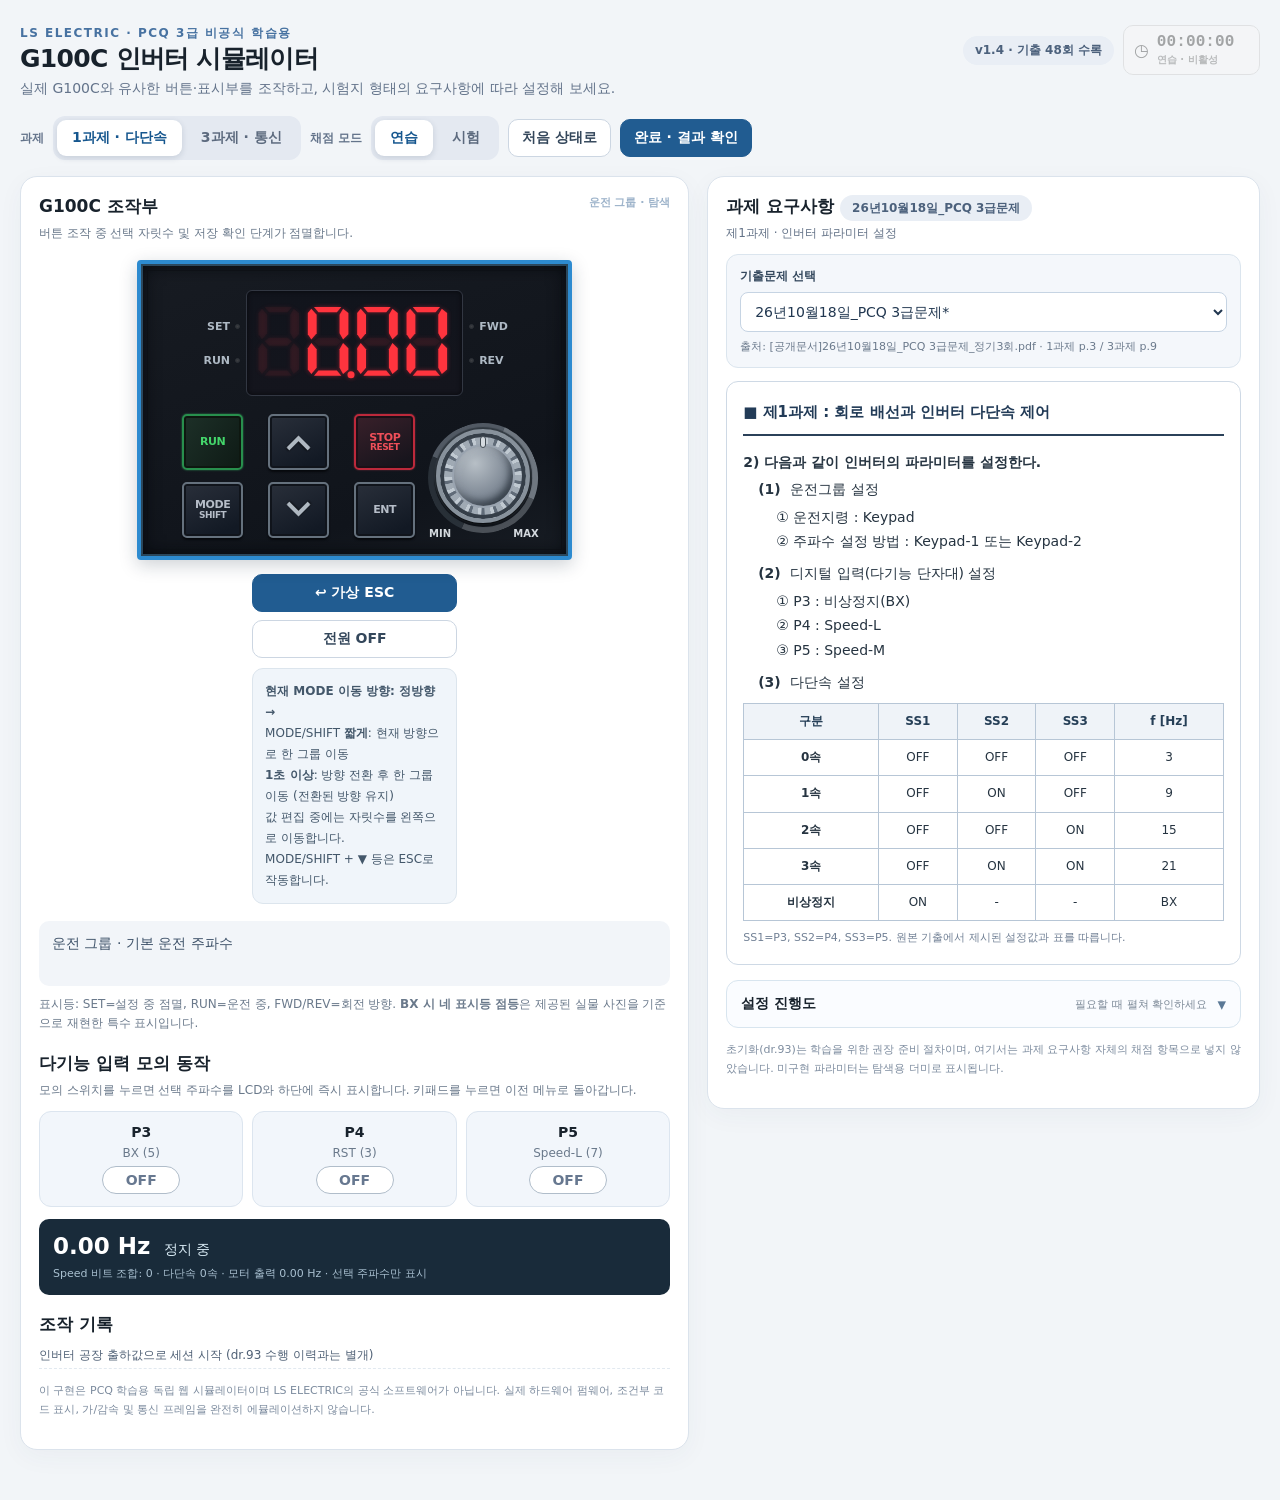
<file: index.html>
<!doctype html>
<html lang="ko">
<head>
<meta charset="utf-8"><meta name="viewport" content="width=device-width,initial-scale=1">
<title>G100C · PCQ 3급 인버터 조작 연습 v1.4</title>
<link rel="stylesheet" href="css/style.css">
</head>
<body>
<div class="app">
  <div class="heading">
    <div class="headingText"><div class="eyebrow">LS ELECTRIC · PCQ 3급 비공식 학습용</div><h1>G100C 인버터 시뮬레이터</h1></div>
    <div class="headingRight"><span class="version headingVersion">v1.4 · 기출 48회 수록</span>
      <div id="examStopwatch" class="examStopwatch idle" role="timer" aria-label="시험 스톱워치" aria-live="off">
        <span class="stopwatchMark" aria-hidden="true">◷</span>
        <span class="stopwatchText"><strong id="stopwatchTime">00:00:00</strong><small id="stopwatchStatus">연습 · 비활성</small></span>
      </div>
    </div>
    <p class="headingSubtitle">실제 G100C와 유사한 버튼·표시부를 조작하고, 시험지 형태의 요구사항에 따라 설정해 보세요.</p>
  </div>
  <div class="controls"><span class="controlLabel">과제</span><div class="pillGroup"><button id="task1" class="active" onclick="selectTask(1)">1과제 · 다단속</button><button id="task3" onclick="selectTask(3)">3과제 · 통신</button></div><span class="controlLabel">채점 모드</span><div class="pillGroup"><button id="practiceBtn" class="active" onclick="setMode('practice')">연습</button><button id="examBtn" onclick="setMode('exam')">시험</button></div><button class="btn" onclick="newSession()">처음 상태로</button><button class="btn primary" onclick="grade(true)">완료 · 결과 확인</button></div>
  <div class="layout">
    <section class="panel devicePanel"><h2>G100C 조작부 <span class="badgeInfo" id="screenState">운전 그룹 · 코드 탐색</span></h2><div class="minor">버튼 조작 중 선택 자릿수 및 저장 확인 단계가 점멸합니다.</div>
      <div class="hardwareArea">
        <div class="drive" aria-label="G100C 인버터 키패드 모의 조작 패널">
          <div class="keypad">
            <div class="displayZone">
              <div class="indicatorColumn leftLights">
                <div class="ind"><span class="indText">SET</span><span class="led red" id="ledSet"></span></div>
                <div class="ind"><span class="indText">RUN</span><span class="led green" id="ledRun"></span></div>
              </div>
              <div class="lcd" id="lcd" aria-label="인버터 7세그먼트 표시부">0.00</div>
              <div class="indicatorColumn rightLights">
                <div class="ind"><span class="led amber" id="ledFwd"></span><span class="indText">FWD</span></div>
                <div class="ind"><span class="led amber" id="ledRev"></span><span class="indText">REV</span></div>
              </div>
            </div>
            <div class="keypadBottom">
              <div class="keygrid">
                <button type="button" class="physical run" onclick="press('run')"><span>RUN</span></button>
                <button type="button" aria-label="위" class="physical arrow" onclick="press('up')"><span class="chevronKey upChevron" aria-hidden="true"></span></button>
                <button type="button" class="physical stop" onclick="press('stop')">STOP<small>RESET</small></button>
                <button type="button" id="modeShiftKey" class="physical" aria-label="MODE SHIFT">MODE<small>SHIFT</small></button>
                <button type="button" aria-label="아래" class="physical arrow" onclick="press('down')"><span class="chevronKey downChevron" aria-hidden="true"></span></button>
                <button type="button" class="physical" onclick="press('enter')">ENT</button>
              </div>
              <div class="volumeArea" title="내장 볼륨(V0) 다이얼 — 외형 재현(조작 기능 미구현)" aria-label="볼륨 다이얼 이미지, 현재 조작 미지원">
                <div class="knobArc" aria-hidden="true"></div>
                <div class="volumeKnob" aria-hidden="true"><div class="volumeKnobCenter"></div><span class="knobPointer"></span></div>
                <div class="volumeLabels"><span>MIN</span><span>MAX</span></div>
              </div>
            </div>
          </div>
        </div>
        <div class="ext"><div class="ext-actions"><button class="btn primary" onclick="press('esc')">↩ 가상 ESC</button><button class="btn" onclick="powerCycle()" id="powerBtn">전원 OFF</button></div><div class="hintbox"><b>현재 MODE 이동 방향: <span id="groupDirection">정방향 →</span></b><br>MODE/SHIFT <b>짧게</b>: 현재 방향으로 한 그룹 이동<br><b>1초 이상</b>: 방향 전환 후 한 그룹 이동 (전환된 방향 유지)<br>값 편집 중에는 자릿수를 왼쪽으로 이동합니다.<br>MODE/SHIFT + ▼ 등은 ESC로 작동합니다.</div></div>
      </div>
      <div class="note" id="lcdNote">기본 운전 주파수 화면입니다. MODE로 그룹을 이동하거나 ▲로 다음 코드를 선택하세요.</div>
      <div class="minor" style="margin-top:9px;line-height:1.6">표시등: SET=설정 중 점멸, RUN=운전 중, FWD/REV=회전 방향. <b>BX 시 네 표시등 점등</b>은 제공된 실물 사진을 기준으로 재현한 특수 표시입니다.</div><div class="sectionSpacer"></div><h2>다기능 입력 모의 동작</h2><div class="minor" id="terminalHelp">모의 스위치를 누르면 선택 주파수를 LCD와 하단에 즉시 표시합니다. 키패드를 누르면 이전 메뉴로 돌아갑니다.</div><div class="switches" id="switches"></div><div class="readout" id="monitor"></div>
      <div id="plcDemo" class="taskSheet hidden"><h3>가상 PLC · RS-485 운전 명령 테스트</h3><div class="minor" style="margin-bottom:10px">실제 통신선·XG5000 연결이 아닌 내부 동작 모의 기능입니다.</div><div class="bottom" id="plcButtons"></div></div>
      <div class="sectionSpacer"></div><h2>조작 기록</h2><div class="log" id="log"></div><p class="footerDisclaimer">이 구현은 PCQ 학습용 독립 웹 시뮬레이터이며 LS ELECTRIC의 공식 소프트웨어가 아닙니다. 실제 하드웨어 펌웨어, 조건부 코드 표시, 가/감속 및 통신 프레임을 완전히 에뮬레이션하지 않습니다.</p>
    </section>
    <section class="panel rightPanel"><h2>과제 요구사항 <span id="taskTag" class="version">2026.10.17 기출</span></h2><div id="taskDesc" class="summaryline"></div>
      <div class="examChooser"><label for="examSelect">기출문제 선택</label><select id="examSelect" onchange="chooseExam(this.value)"><option value="">기출 로딩 중...</option></select><div class="minor" id="examOrigin">시험일을 선택하면 1·3과제 요구사항을 함께 불러옵니다. * 표시는 P3·P4·P5 배치 유형입니다.</div></div>
      <div id="sourceWarning" class="validationWarning hidden" role="status"></div>
      <div class="examPaper" id="examPaper" aria-label="시험지 형식 과제 요구사항"></div>
      <details class="practiceDetails" id="practiceProgress"><summary>설정 진행도 <span class="progressPreview">필요할 때 펼쳐 확인하세요</span></summary>
        <div class="practiceInside"><div class="practiceNotice">아래는 연습 전용 도움말입니다. 설정 코드·정답 및 현재 달성 여부를 보여줍니다.</div>
          <div class="requirements" id="requirements"></div><div class="progress"><span id="progBar" style="width:0%"></span></div>
          <div class="totals"><strong id="progressText">0 / 0 충족</strong><span class="minor">설정을 변경하면 즉시 갱신</span></div>
        </div>
      </details>
      <div class="totals" id="examNotice" style="display:none"><span class="minor">시험 모드: 완료 버튼을 누른 뒤에만 충족 여부를 확인할 수 있습니다.</span></div>
      <div id="problemEditor" class="practiceOnly"><div class="taskSheet" id="customSheet"><h3>직접 설정 · 1과제 요구사항</h3><p class="minor">문제 선택에서 ‘직접 설정’을 선택한 경우에만 사용합니다.</p><div class="fields">
        <div class="field"><label for="goalP3">P3</label><select id="goalP3"><option value="5">BX (5)</option><option value="7">Speed-L (7)</option><option value="8">Speed-M (8)</option><option value="9">Speed-H (9)</option><option value="0">None (0)</option></select></div>
        <div class="field"><label for="goalP4">P4</label><select id="goalP4"><option value="5">BX (5)</option><option value="7">Speed-L (7)</option><option value="8">Speed-M (8)</option><option value="9">Speed-H (9)</option><option value="0">None (0)</option></select></div>
        <div class="field"><label for="goalP5">P5</label><select id="goalP5"><option value="5">BX (5)</option><option value="7">Speed-L (7)</option><option value="8">Speed-M (8)</option><option value="9">Speed-H (9)</option><option value="0">None (0)</option></select></div>
        <div class="field"><label for="goalBase">0속 Hz</label><input id="goalBase" type="number" step="0.01" min="0" max="400" value="3"></div>
        <div class="field"><label for="goalSt1">1속 Hz</label><input id="goalSt1" type="number" step="0.01" min="0" max="400" value="9"></div>
        <div class="field"><label for="goalSt2">2속 Hz</label><input id="goalSt2" type="number" step="0.01" min="0" max="400" value="15"></div>
        <div class="field"><label for="goalSt3">3속 Hz</label><input id="goalSt3" type="number" step="0.01" min="0" max="400" value="21"></div>
      </div><div class="bottom"><button class="btn strong" onclick="applyCustom()">이 요구사항 적용</button></div></div></div>
      <p class="footerDisclaimer">초기화(dr.93)는 학습을 위한 권장 준비 절차이며, 여기서는 과제 요구사항 자체의 채점 항목으로 넣지 않았습니다. 미구현 파라미터는 탐색용 더미로 표시됩니다.</p>
    </section>
  </div>
</div>
<div class="toaster" id="toast"></div>
<div class="modalWrap hidden" id="resultModal"><div class="modal"><div class="resultHead"><h2>설정 결과</h2><button class="btn" onclick="closeResult()">닫기 ✕</button></div><div class="resultScore" id="resultScore"></div><p id="resultDescription"></p><p id="resultElapsed" class="resultElapsed hidden"></p><div id="resultItems"></div><div style="margin-top:17px;text-align:right"><button class="btn primary" onclick="closeResult()">확인</button></div></div></div>
<script src="js/app.js"></script>
</body></html>
</file>
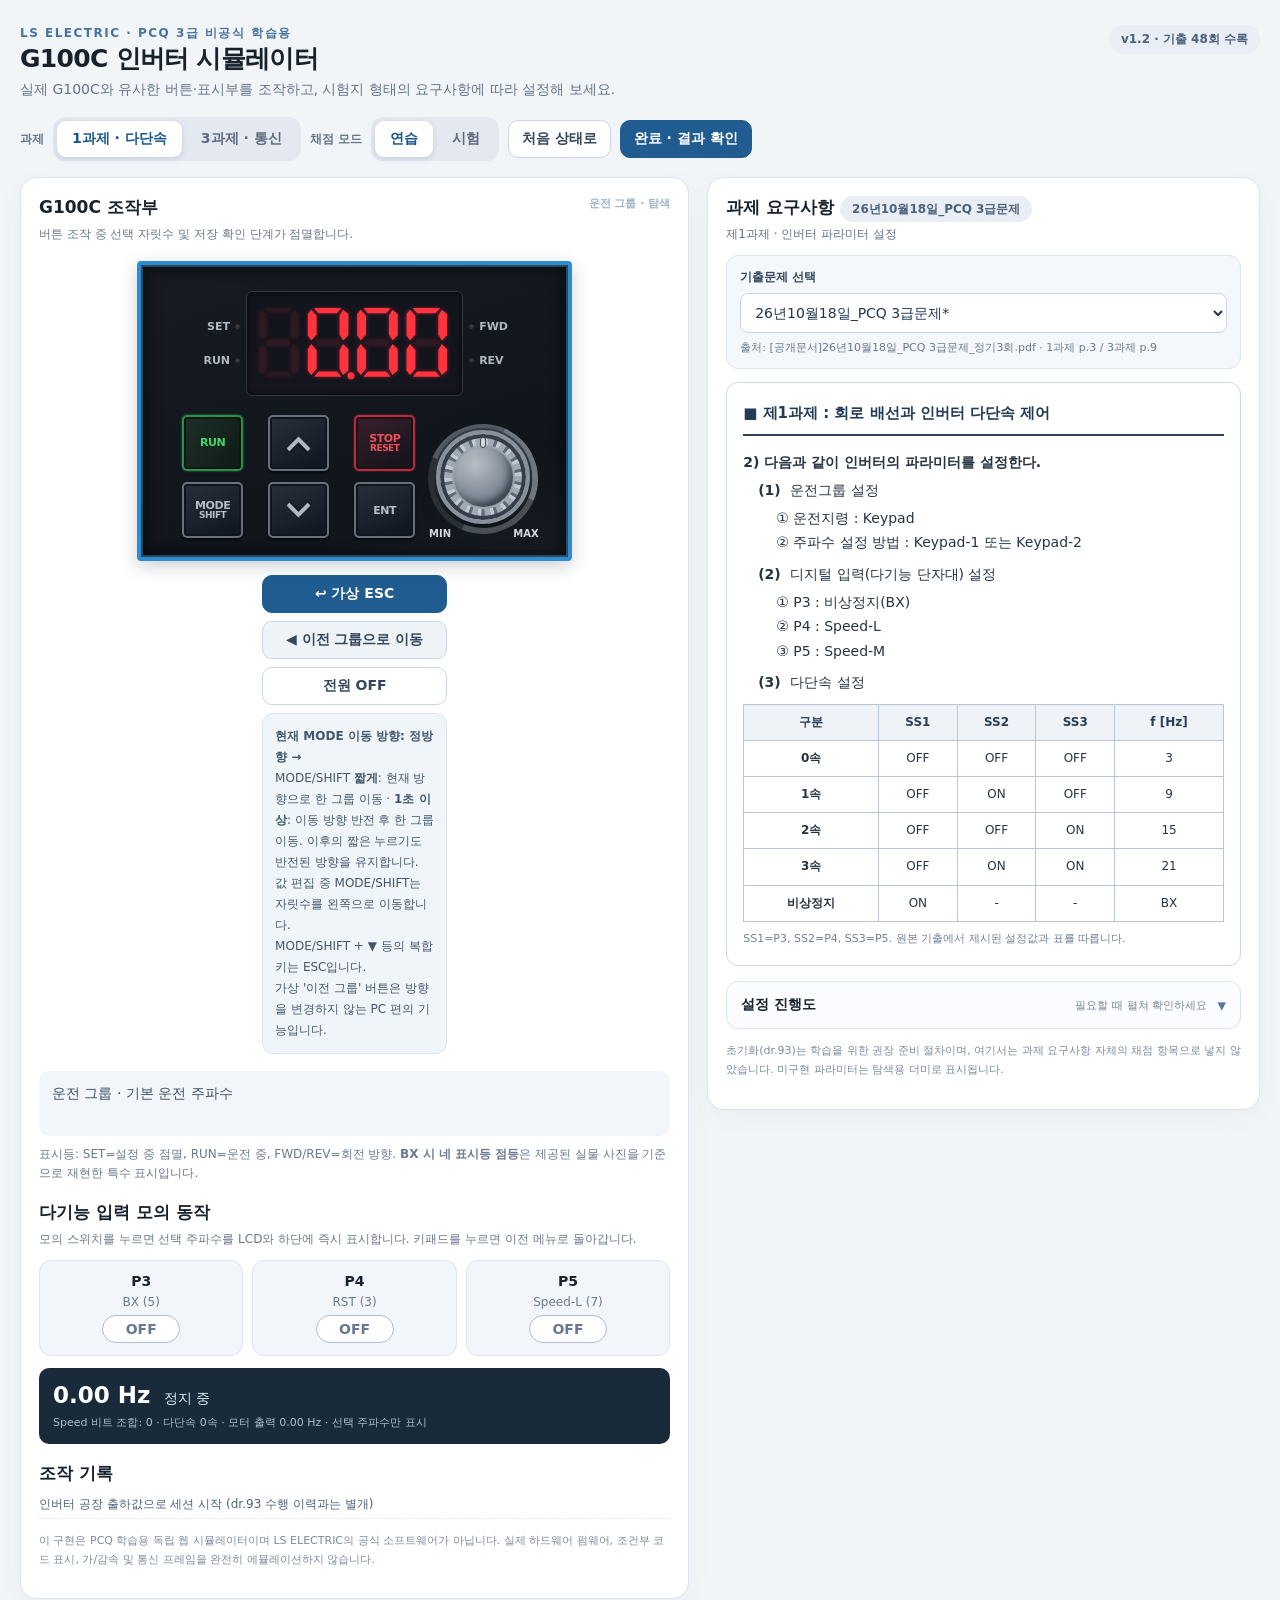
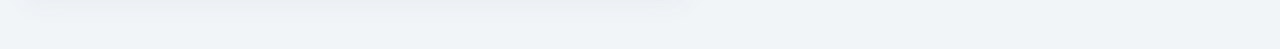
<file: offline/G100C_PCQ_시뮬레이터_v11_오프라인.html>
<!doctype html>
<html lang="ko">
<head>
<meta charset="utf-8"><meta name="viewport" content="width=device-width,initial-scale=1">
<title>G100C · PCQ 3급 인버터 조작 연습 v1.2</title>
<style>
:root{font-family:system-ui,"Malgun Gothic","Apple SD Gothic Neo",sans-serif;color:#18222c;background:#f2f5f8;font-size:14px}
*{box-sizing:border-box}button,input,select{font:inherit}button{cursor:pointer}body{margin:0}.app{max-width:1480px;margin:auto;padding:25px 20px 50px}.heading{display:flex;justify-content:space-between;align-items:flex-start;gap:20px;margin-bottom:18px;flex-wrap:wrap}.heading h1{margin:0;font-size:25px;letter-spacing:-.7px}.heading p{margin:6px 0 0;color:#64748b}.eyebrow{font-size:12px;color:#4772a1;font-weight:800;letter-spacing:1.5px}.version{background:#e9eef5;color:#4c617c;border-radius:100px;padding:6px 12px;font-weight:650;font-size:12px}
.controls{display:flex;align-items:center;gap:9px;flex-wrap:wrap;margin:16px 0}.controlLabel{font-size:12px;color:#64748b;font-weight:700}.pillGroup{display:flex;gap:4px;background:#e4e9f1;border-radius:12px;padding:4px}.pillGroup button{border:0;border-radius:9px;background:transparent;color:#5c6a7e;padding:9px 15px;font-weight:700}.pillGroup button.active{background:white;color:#15568e;box-shadow:0 2px 6px #152a4424}.btn{border:1px solid #ccd6e2;border-radius:10px;background:white;padding:9px 13px;font-weight:680;color:#34475b}.btn:hover{border-color:#7b9cc0}.btn.primary{background:#215c91;border-color:#215c91;color:#fff}.btn.strong{background:#19806c;border-color:#19806c;color:white}.btn.subtle{background:#eef3f8}
.layout{display:grid;grid-template-columns:minmax(420px,1.15fr) minmax(350px,.95fr);gap:18px;align-items:start}.panel{background:white;border-radius:17px;border:1px solid #dbe3ec;box-shadow:0 7px 26px #2e49670b;padding:18px}.panel h2{font-size:17px;margin:0 0 7px}.minor{font-size:12px;color:#6a798b}.hardwareArea{display:flex;align-items:flex-start;justify-content:center;flex-wrap:wrap;gap:18px;margin-top:15px}.drive{width:min(100%,420px);padding:18px 20px 22px;border:3px solid #4a515c;border-radius:15px;background:linear-gradient(110deg,#414853,#2d343e 24%,#373f49 85%,#252b32);box-shadow:5px 12px 23px #17233555,inset 2px 2px #79818a5e;color:white;position:relative}.drive::after{content:"";position:absolute;bottom:4px;left:24px;right:24px;height:8px;background:repeating-linear-gradient(90deg,#161b20 0 6px,#4e5560 6px 12px);border-radius:8px}.brand{font-weight:850;letter-spacing:-.8px;font-size:20px;display:flex;justify-content:space-between;align-items:baseline;padding:3px 1px 12px}.brand b{color:#fff}.brand small{font-size:12px;color:#b3c1cd;letter-spacing:2px}
.keypad{margin:auto;width:96%;border:2px solid #111d24;border-radius:11px;padding:17px 14px;background:linear-gradient(145deg,#d8dde1,#abb4bb);box-shadow:inset 1px 2px 5px #f9ffffad,0 2px 0 #777}.lcdBorder{background:#838c8a;border:5px solid #525f65;box-shadow:inset 0 2px 6px #44534e88,0 1px 2px #e7f2f5aa;border-radius:7px;padding:12px 10px 9px;display:flex;gap:11px;align-items:center;min-height:121px}.lcd{flex:1;min-width:0;background:linear-gradient(130deg,#a4b7a5,#c7d1b8);height:89px;border-radius:4px;border:2px inset #96a390;display:flex;justify-content:center;align-items:center;overflow:hidden}.lcd svg{width:100%;height:90%;display:block}.indicators{display:grid;grid-template-columns:repeat(2,1fr);gap:9px 10px;padding:8px 2px}.ind{display:flex;align-items:center;color:#25313a;font-size:10px;font-weight:900;gap:4px}.led{width:9px;height:9px;border-radius:50%;display:inline-block;border:1px solid #62727a;background:#627079}.led.active.green{background:#65f2a0;box-shadow:0 0 6px 2px #40d67c}.led.active.red{background:#ff6c72;box-shadow:0 0 7px 2px #e94d50}.led.active.amber{background:#ffca6a;box-shadow:0 0 6px 2px #f4a32d}.keygrid{display:grid;grid-template-columns:repeat(3,1fr);gap:12px 18px;margin:17px 3px 4px}.physical{height:57px;border-radius:8px;border:3px solid #6c747b;background:linear-gradient(145deg,#fcffff,#c9d1d5);color:#1a2530;font-weight:900;box-shadow:inset 0 1px white,0 4px 0 #616c73;touch-action:manipulation;user-select:none}.physical:active,.physical.pressed{transform:translateY(3px);box-shadow:inset 0 1px white,0 1px 0 #616c73}.physical small{font-size:10px;font-weight:800;display:block}.physical.arrow{font-size:27px}.physical.run{color:#137251}.physical.stop{color:#b32734}.keyHint{text-align:center;margin-top:15px;font-size:11px;color:#2c383e}.ext{min-width:150px;width:185px}.ext .btn{width:100%;margin-bottom:8px}.ext .hintbox{background:#f0f5fa;border:1px solid #dce5ed;padding:12px;border-radius:11px;line-height:1.75;font-size:12px;color:#43576a}.note{margin-top:17px;background:#f2f5f9;padding:12px 13px;border-radius:10px;color:#3d5168;line-height:1.55;min-height:65px}.kbd{display:inline-block;padding:1px 6px;border:1px solid #bdcad8;background:white;border-radius:4px;font-size:11px;font-family:monospace}.summaryline{font-size:12px;color:#637287;margin-bottom:12px}.requirements{display:flex;flex-direction:column;gap:8px}.requirement{display:flex;align-items:flex-start;gap:10px;background:#f7f9fc;border:1px solid #e9eef5;border-radius:10px;padding:10px 11px;min-height:52px}.reqicon{flex:0 0 25px;width:25px;height:25px;border-radius:50%;display:flex;align-items:center;justify-content:center;font-weight:900;border:1px solid #d2dce8;color:#91a1b5;background:white}.reqicon.done{background:#e5f8ee;color:#16744c;border-color:#92dfb4}.reqicon.hidden{color:#90a2b4;background:#eef3f9}.reqhead{font-weight:730}.reqsub{font-size:11px;color:#728092;margin-top:3px}.totals{margin:15px 0 0;display:flex;gap:12px;align-items:center;justify-content:space-between;border-top:1px solid #e5ebf2;padding-top:12px}.progress{height:8px;width:100%;background:#e4ebf2;border-radius:10px;overflow:hidden;margin-top:10px}.progress span{height:100%;background:#25856f;display:block;transition:width .2s}.switches{display:grid;grid-template-columns:repeat(3,1fr);gap:9px;margin:12px 0}.switch{display:flex;flex-direction:column;gap:6px;align-items:center;background:#f2f6fb;border:1px solid #dce5ef;padding:12px;border-radius:12px}.switch .toggle{border:1px solid #b0bdca;border-radius:100px;padding:5px 13px;background:white;min-width:78px;font-weight:800;color:#677890}.switch .toggle.on{color:#fff;background:#2877b6;border-color:#2877b6}.readout{background:#192b3a;color:#d9ebf5;border-radius:10px;padding:14px;font-variant-numeric:tabular-nums;font-size:14px}.readout strong{font-size:23px;color:white}.readout .small{font-size:11px;display:block;color:#a9c0d0;margin-top:7px}.taskSheet{background:#fafcff;border:1px solid #e3eaf2;border-radius:12px;padding:15px;margin-top:17px}.taskSheet h3{font-size:14px;margin:0 0 12px}.taskSheet label{display:block;font-size:12px;color:#596f84;font-weight:720;margin-bottom:4px}.fields{display:grid;grid-template-columns:repeat(3,minmax(0,1fr));gap:10px}.field input,.field select{width:100%;border:1px solid #d0dce8;background:white;border-radius:8px;padding:9px 8px;color:#1f3145}.taskSheet .bottom{display:flex;flex-wrap:wrap;gap:7px;margin-top:12px}.footerDisclaimer{font-size:11px;color:#7c8b9e;line-height:1.7;margin-top:13px}.badgeInfo{font-size:11px;color:#9db3ca;float:right}.log{max-height:140px;overflow:auto;font-size:12px;line-height:1.8;color:#506176}.log div{border-bottom:1px dashed #e2e9f0;padding:2px 0}.log .warn{color:#b44a4a}.toaster{position:fixed;z-index:10;bottom:22px;left:50%;transform:translateX(-50%);background:#233647;color:white;padding:12px 18px;border-radius:11px;box-shadow:0 7px 30px #14223466;opacity:0;pointer-events:none;transition:opacity .18s;max-width:95vw}.toaster.show{opacity:1}.modalWrap{position:fixed;inset:0;background:#112238a0;display:flex;align-items:center;justify-content:center;padding:20px;z-index:20}.modal{width:100%;max-width:560px;background:white;border-radius:17px;padding:24px;box-shadow:0 20px 90px #05121f88;max-height:90vh;overflow:auto}.modal h2{margin:0 0 7px}.modal p{color:#617184}.resultItem{display:flex;gap:10px;padding:9px 0;border-bottom:1px solid #e9eef3}.resultItem .ok{color:#16875b}.resultItem .ng{color:#bd5160}.resultHead{display:flex;align-items:center;justify-content:space-between;margin-bottom:10px}.resultScore{font-size:35px;font-weight:850;color:#245e90}.hidden{display:none!important}.twoCols{display:grid;grid-template-columns:1fr 1fr;gap:18px}.sectionSpacer{height:18px}
@media(max-width:1050px){.layout{grid-template-columns:1fr}.devicePanel{order:1}.rightPanel{order:2}.hardwareArea{justify-content:center}.ext{min-width:145px}}
@media(max-width:560px){.app{padding:17px 11px}.heading h1{font-size:20px}.panel{padding:13px}.hardwareArea{gap:10px}.drive{padding:14px 11px}.ext{width:100%;display:flex;gap:7px;flex-wrap:wrap}.ext .btn{flex:1;min-width:130px;margin:0}.ext .hintbox{width:100%}.keygrid{gap:8px}.physical{height:50px}.lcdBorder{padding:8px 6px;gap:4px}.lcd{height:76px}.fields{grid-template-columns:repeat(2,minmax(0,1fr))}}
@media(prefers-reduced-motion:reduce){*{animation:none!important;transition:none!important}}
@keyframes blink{50%{opacity:.12}}
/* Blink only the active indicator LED. Non-active indicators retain their unlit discs. */
@keyframes ledPulse{0%,49.9%{opacity:1}50%,100%{opacity:.19}}
.indicatorColumn .led.active.pulse{animation:ledPulse 1s steps(1,end) infinite}


/* v0.2 — manual p.51 and G100C official front photograph reference. Pure CSS, no remote assets. */
.hardwareArea{align-items:flex-start;gap:14px;margin-top:17px}
.drive{width:min(100%,435px);min-height:460px;padding:0;border:none;border-radius:4px;background:#464d51;box-shadow:0 2px 2px #1d23274d,4px 12px 25px #1526323d;color:#e9edf0;overflow:hidden}
.drive::after{display:none}
.driveTop{display:grid;grid-template-columns:29% 71%;height:221px;border-bottom:4px solid #343b3f;background:#444d51}
.driveBlank{position:relative;border-right:3px solid #262d31;background:linear-gradient(90deg,#41494d,#545d61 94%)}
.blankSeam{position:absolute;left:2px;right:4px;top:0;bottom:0;border-left:1px solid #87909524;border-right:1px solid #151e2359}
.keypad{width:auto;height:100%;margin:0;padding:8px 9px;border-radius:4px;border:4px solid #2482d4;background:linear-gradient(155deg,#1b2026,#0e1117);box-shadow:inset 0 1px 4px #030407,1px 1px 1px #849ba8}
.displayZone{height:72px;display:grid;grid-template-columns:30px minmax(0,1fr) 32px;gap:1px;align-items:center;padding:2px 0 0;background:transparent}
.lcd{height:64px;width:100%;border:none;border-radius:0;background:#18191b;box-shadow:none;overflow:visible;display:flex;justify-content:center;align-items:center;min-width:0}
.lcd svg{width:100%;height:100%;filter:drop-shadow(0 0 2.5px #f119269c)}
.indicatorColumn{display:flex;flex-direction:column;justify-content:center;gap:19px;color:#959fa8;font-size:8px;font-weight:800;letter-spacing:.1px;min-width:0}
.indicatorColumn .ind{color:#858d97;font-size:8px;font-weight:800;gap:2px;display:flex;white-space:nowrap}
.indicatorColumn .led{flex:0 0 4px;width:4px;height:4px;border:0;border-radius:50%;background:#464749;box-shadow:none}
.indicatorColumn .led.active.red{background:#ff3843;box-shadow:0 0 5px 2px #f03a4573}
.indicatorColumn .led.active.green{background:#fa4e4e;box-shadow:0 0 5px 2px #f0444473}
.indicatorColumn .led.active.amber{background:#fa4e4e;box-shadow:0 0 5px 2px #f0444473}
.leftLights .ind{justify-content:flex-end}.rightLights .ind{justify-content:flex-start}
.keypadBottom{height:118px;display:grid;grid-template-columns:minmax(0,1fr) 70px;align-items:center;gap:7px;padding:0 0 4px}
.keygrid{margin:0;display:grid;grid-template-columns:repeat(3,minmax(0,1fr));gap:8px 8px;align-items:center}
.physical{height:40px;border-radius:3px;border:2px solid #667079;background:linear-gradient(155deg,#363e45,#191e23 67%);color:#b3bcc2;font-size:10px;font-weight:900;box-shadow:inset 0 1px 1px #85949d76,0 1px 0 #0d1218;line-height:1;display:flex;align-items:center;justify-content:center;flex-direction:column;padding:2px;letter-spacing:-.2px}
.physical small{font-size:8px;line-height:1.1;letter-spacing:-.2px}
.physical.run{border:2px solid #308c4e;color:#42e275;background:linear-gradient(135deg,#232b29,#111a14)}
.physical.stop{border:2px solid #d14749;color:#f35960;background:linear-gradient(135deg,#352b2e,#151719)}
.physical.arrow{font-size:20px;color:#a9b3b9}
.physical:active,.physical.pressed{transform:translateY(1px);box-shadow:inset 0 1px 3px #080b0d}
.physical:focus-visible{outline:2px solid #e8f7ff;outline-offset:2px}
.chevronKey{width:16px;height:16px;display:block;border-top:4px solid #a7adb0;border-left:4px solid #a7adb0;filter:drop-shadow(0 1px 1px #0009);border-radius:2px}
.upChevron{transform:translateY(4px) rotate(45deg)}.downChevron{transform:translateY(-4px) rotate(225deg)}
.volumeArea{position:relative;display:flex;flex-direction:column;align-items:center;justify-content:center;gap:6px;user-select:none}
.volumeKnob{width:62px;height:62px;border-radius:50%;border:3px solid #939c9f;background:repeating-conic-gradient(from 0deg,#666e73 0deg 11deg,#b8c1c4 12deg 16deg,#697379 17deg 27deg);box-shadow:0 2px 3px #050607,inset 0 0 0 4px #31383e;position:relative}
.volumeKnob::before{content:"";position:absolute;left:50%;top:4px;width:3px;height:11px;border-radius:2px;background:#e1e6e8;transform:translateX(-50%)}
.volumeKnobCenter{position:absolute;inset:10px;border:1px solid #727b80;border-radius:50%;background:radial-gradient(circle at 30% 30%,#7c858c,#41484d 65%,#2c3237)}
.volumeLabels{width:100%;display:flex;justify-content:space-between;color:#8b969f;font-size:8px;font-weight:800}
.deviceBody{height:246px;position:relative;background:linear-gradient(91deg,#525a5e,#41484c 35%,#3d4549 73%,#465054);box-shadow:inset 1px 2px 2px #9da8b52b}
.deviceLip{height:12px;margin:0 15px;background:linear-gradient(#252e33,#647078);clip-path:polygon(0 0,100% 0,95% 100%,5% 100%)}
.lsSignature{position:absolute;top:19px;left:43%;color:#ecf2f3;font-weight:950;font-size:29px;font-style:italic;letter-spacing:-5px;transform:skewX(-13deg);text-shadow:1px 1px #1118}
.sigSlash{font-size:15px;vertical-align:top;margin-left:5px}
.warningText{position:absolute;left:12%;top:77px;max-width:58%;color:#e7edef;font-size:8px;line-height:1.35;font-weight:550}
.warningText strong{font-size:13px;letter-spacing:1px}
.warningLine{font-size:9px;font-weight:900;margin-top:10px;border-top:1px solid #b0babe;padding-top:3px}
.frontCover{position:absolute;right:17px;top:72px;width:32%;height:133px;border:2px solid #394147;border-radius:3px;background:linear-gradient(90deg,#495156,#454c50);box-shadow:inset 1px 1px #717a7e59}
.coverNotch{position:absolute;left:38%;top:2px;width:28px;height:5px;background:#262c2e;border:1px solid #687076}
.modelName{position:absolute;bottom:26px;right:28px;color:#edf3f4;font-size:21px;font-weight:900;letter-spacing:1px}
.frontBottom{position:absolute;bottom:0;left:0;right:0;height:13px;background:linear-gradient(#454c50,#373f43)}
@media(max-width:560px){.drive{width:min(100%,415px);min-height:0}.driveTop{height:204px}.keypad{padding:6px}.displayZone{height:65px}.lcd{height:59px}.keypadBottom{height:112px;grid-template-columns:minmax(0,1fr) 57px;gap:4px}.physical{height:36px}.keygrid{gap:7px 5px}.volumeKnob{height:51px;width:51px}.volumeKnobCenter{inset:8px}.deviceBody{height:209px}.warningText{font-size:7px}.modelName{bottom:24px}}
@media(max-width:390px){.driveTop{grid-template-columns:24% 76%}.keypad{padding:5px}.displayZone{grid-template-columns:25px minmax(0,1fr) 28px}.indicatorColumn .ind{font-size:7px}.keypadBottom{grid-template-columns:minmax(0,1fr) 48px}.volumeKnob{width:45px;height:45px}.physical{font-size:8px}.physical small{font-size:7px}}

/* v0.4 — 2026 G100(C) manual p.51 top keypad, black panel / blue border;
   reproduces only the keypad, not the lower inverter housing. */
.hardwareArea{align-items:flex-start;gap:14px;margin-top:18px}
.drive{
  width:min(100%,435px);min-height:0;padding:0;border:0;background:transparent;
  box-shadow:none;overflow:visible;color:#b8c2ce
}
.drive::after,.deviceBody,.driveTop{display:none!important}
.keypad{
  position:relative;margin:0;width:100%;height:auto;aspect-ratio:1.45;
  box-sizing:border-box;padding:0;overflow:hidden;border:4px solid #2d8bd0;
  border-radius:4px;background:linear-gradient(160deg,#171b22 0%,#10141b 75%,#171c23 100%);
  box-shadow:inset 0 0 0 2px #63acd85e,inset 0 0 18px #03060a,0 5px 18px #13243736
}
.keypad::before{content:"";pointer-events:none;position:absolute;inset:6px;border:1px solid #0d1014a8;border-radius:1px}
.displayZone{
  position:absolute;top:9%;left:9%;right:9%;height:36%;
  display:grid;grid-template-columns:19% minmax(0,62%) 19%;gap:0;align-items:center;padding:0;
  background:transparent
}
.lcd{
  width:100%;height:100%;min-width:0;margin:0;padding:3px 0;
  background:linear-gradient(180deg,#11141c,#14151d);border:1px solid #323742;
  border-radius:6px;box-shadow:inset 0 0 5px #020305a9;
  overflow:hidden;display:flex;justify-content:center;align-items:center
}
.lcd svg{width:100%;height:100%;max-height:96%;filter:drop-shadow(0 0 2px #ed263d7d)}
.indicatorColumn{
  min-width:0;display:flex;flex-direction:column;justify-content:center;
  gap:23px;color:#b5bfcb;letter-spacing:0
}
.indicatorColumn .ind{
  color:#aeb9c4;min-width:0;font-size:11px;line-height:1;
  font-weight:750;display:flex;gap:5px;align-items:center;white-space:nowrap
}
.indicatorColumn .led{
  flex:0 0 5px;width:5px;height:5px;border:1px solid #2a2e34;border-radius:50%;
  background:#51555c;box-shadow:inset 0 0 2px #111;display:inline-block
}
.indicatorColumn .led.active.red{background:#e54851;box-shadow:0 0 7px 2px #de354777}
.indicatorColumn .led.active.green{background:#e54851;box-shadow:0 0 7px 2px #de354777}
.indicatorColumn .led.active.amber{background:#e54851;box-shadow:0 0 7px 2px #de354777}
.leftLights .ind{justify-content:flex-end;padding-right:6px}
.rightLights .ind{justify-content:flex-start;padding-left:6px}
.keypadBottom{
  position:absolute;left:7.5%;right:6%;bottom:6%;height:43%;
  display:grid;grid-template-columns:minmax(0,68%) minmax(0,32%);gap:0;align-items:center;padding:0
}
.keygrid{
  width:100%;height:100%;margin:0;padding:0;
  display:grid;grid-template-columns:repeat(3,minmax(0,1fr));grid-template-rows:repeat(2,1fr);
  gap:9px 7px;align-items:center;justify-items:center
}
.physical{
  width:86%;max-width:61px;height:96%;max-height:59px;min-height:0;padding:3px 1px;
  border:2px solid #65717d;border-radius:5px;
  background:linear-gradient(155deg,#292f3a 0%,#121924 85%);color:#b6bdc8;
  font-weight:820;font-size:11px;letter-spacing:-.45px;line-height:1.05;
  box-shadow:inset 0 0 0 2px #10141b,inset 0 1px 2px #858e9a6d,0 2px 2px #07090d;
  display:flex;flex-direction:column;align-items:center;justify-content:center;
  touch-action:manipulation;user-select:none
}
.physical small{font-weight:850;font-size:9px;line-height:1.06;letter-spacing:-.5px}
.physical.run{
  border:2px solid #288f4d;color:#44d66b;
  background:linear-gradient(125deg,#1d3028,#0e1a15);
  box-shadow:inset 0 0 0 2px #0e1710,0 0 2px #3fcd70ac
}
.physical.stop{
  border:2px solid #bd293b;color:#ef4f59;
  background:linear-gradient(155deg,#39202a,#18151d 85%);
  box-shadow:inset 0 0 0 2px #1c1017,0 0 2px #e64e6277
}
.physical.arrow{font-size:22px;color:#c5ced6}
.physical:focus-visible{outline:2px solid #edf7ff;outline-offset:2px}
.physical:active,.physical.pressed{transform:translateY(2px);box-shadow:inset 0 0 5px #0009}
.chevronKey{display:block;width:17px;height:17px;border-top:4px solid #afb8c1;border-left:4px solid #afb8c1;border-radius:1px;filter:drop-shadow(0 1px 1px #000a)}
.upChevron{transform:translateY(5px) rotate(45deg)}
.downChevron{transform:translateY(-5px) rotate(225deg)}
.volumeArea{
  position:relative;width:100%;height:100%;margin:0;
  display:flex;flex-direction:column;justify-content:center;align-items:center;gap:0;user-select:none
}
.volumeArea .knobArc{position:absolute;top:8%;left:50%;transform:translateX(-50%) rotate(-22deg);width:93%;aspect-ratio:1/1;border-radius:50%;border:6px solid transparent;border-top-color:#717b87;border-right-color:#9da7b1;border-bottom-color:#666c73;border-left-color:#343d45;opacity:.67}
.volumeKnob{
  position:relative;width:min(88%,94px);height:auto;aspect-ratio:1/1;border-radius:50%;
  border:4px solid #87919b;
  background:repeating-conic-gradient(from 8deg,#a0aab4 0deg 9deg,#606b78 10deg 14deg,#c0c9d1 15deg 20deg);
  box-shadow:0 2px 3px #030406,inset 0 0 0 4px #353e48,0 0 1px 2px #343c44;z-index:1
}
.volumeKnobCenter{
  position:absolute;inset:13%;border-radius:50%;
  border:2px solid #9aa4b0;background:radial-gradient(circle at 36% 29%,#b7bfc6,#828c98 55%,#505a66 100%);
  box-shadow:inset 2px 2px 7px #cbd2d850,inset -3px -4px 7px #121c25a6
}
.knobPointer{position:absolute;top:4%;left:50%;width:6px;height:13%;border-radius:4px;transform:translateX(-50%);background:#d5dbe0;border:1px solid #444d55;z-index:2}
.volumeLabels{
  position:absolute;bottom:0;left:4%;right:3%;width:auto;display:flex;justify-content:space-between;
  color:#d4d9de;font-weight:850;font-size:10px;letter-spacing:.1px
}
@media(max-width:560px){
  .drive{width:min(100%,435px);min-height:0}.keypad{width:100%;padding:0}
  .displayZone{top:8%;left:7%;right:7%;height:37%}
  .indicatorColumn{gap:16px}.indicatorColumn .ind{font-size:clamp(7px,2.7vw,11px);gap:3px}
  .keypadBottom{bottom:5%;left:6%;right:4%;height:44%}
  .keygrid{gap:5px 4px}.physical{min-height:0;height:93%;width:87%;font-size:clamp(8px,2.5vw,11px)}
  .physical small{font-size:clamp(7px,2.2vw,9px)}
  .chevronKey{width:14px;height:14px;border-width:3px}
  .volumeArea .knobArc{border-width:4px}.volumeKnob{border-width:3px}.volumeKnobCenter{inset:12%}
  .volumeLabels{font-size:clamp(8px,2.3vw,10px)}
}

/* v1.0 — MODE 1초 홀드 시 그룹 이동 방향 토글 / 유지 */
/* v0.9 — 시험지 들여쓰기 정렬, MODE 1초 홀드 그룹 역방향 */
/* v0.8 — 문제지와 연습 전용 해설/진행도 분리 */
.examPaper{background:#fff;border:1px solid #ced9e5;border-radius:12px;padding:17px 16px 18px;line-height:1.76;color:#263441}
.examPaper .paperTitle{font-weight:800;font-size:15px;color:#223b57;margin-bottom:14px;border-bottom:2px solid #2b4159;padding-bottom:8px}
.examPaper .paperLine{margin:9px 0 3px;font-weight:650}
.examPaper .paperIndented{margin:3px 0 7px 15px}
.examPaper .paperSub{display:block;margin:3px 0 5px 18px}
.examPaper .paperSubLine{display:block;margin:0;padding:0;text-indent:0}
.examPaper .paperNumber{font-weight:750;margin-right:5px}
.examPaper .paperTable{width:100%;border-collapse:collapse;font-size:12px;text-align:center;margin-top:9px;font-variant-numeric:tabular-nums}
.examPaper .paperTable th,.examPaper .paperTable td{border:1px solid #b7c6d6;padding:7px 3px}
.examPaper .paperTable th{background:#eff3f8;color:#263f57;font-weight:800}
.examPaper .paperTable td:first-child{font-weight:750}
.examPaper .paperFoot{font-size:11px;color:#718095;margin-top:9px;line-height:1.5}
.practiceDetails{border:1px solid #d8e5ef;border-radius:12px;background:#fafcff;margin-top:15px;overflow:hidden}
.practiceDetails>summary{cursor:pointer;list-style:none;padding:13px 14px;font-weight:800;display:flex;align-items:center;justify-content:space-between;gap:10px}
.practiceDetails>summary::-webkit-details-marker{display:none}
.practiceDetails>summary::after{content:'▾';font-size:17px;font-weight:600;color:#5b7996;transition:transform .2s}
.practiceDetails[open]>summary::after{transform:rotate(180deg)}
.practiceDetails .practiceInside{border-top:1px solid #d8e5ef;padding:12px 12px 15px}
.practiceDetails .practiceNotice{font-size:11px;color:#687d91;margin-bottom:10px}
.practiceDetails .requirements{gap:7px}
.practiceDetails .reqsub{font-size:12px;color:#45647e}
.progressPreview{font-size:11px;color:#7c8997;font-weight:550;margin-left:auto}
@media(max-width:560px){.examPaper{padding:13px 11px}.examPaper .paperTable{font-size:11px}.examPaper .paperTable th,.examPaper .paperTable td{padding:6px 2px}.progressPreview{font-size:10px}}

.examChooser{background:#f4f7fb;border:1px solid #dbe5ee;padding:13px;border-radius:12px;margin-bottom:13px}
.examChooser label{font-size:12px;font-weight:800;color:#34485d;display:block;margin-bottom:7px}
.examChooser select{width:100%;max-width:100%;background:#fff;border:1px solid #c6d4e3;border-radius:8px;padding:10px;color:#213750}
.examChooser .minor{font-size:11px;margin-top:7px}
.validationWarning{padding:11px 13px;border:1px solid #e9c88e;background:#fff8eb;color:#7b5322;border-radius:9px;font-size:12px;line-height:1.7;margin:10px 0}
.examPaper .motorSteps{font-size:12px;line-height:1.7}
.examPaper .motorSteps .step{padding:7px 4px;border-bottom:1px dashed #dae3ed}
.examPaper .task3Details{margin-top:10px}
.examPaper .task3Details summary{cursor:pointer;color:#335777;font-size:12px;font-weight:700}
.examPaper .task3Details[open] summary{margin-bottom:7px}
@media(max-width:560px){.examChooser{padding:9px}}
</style>
</head>
<body>
<div class="app">
  <div class="heading"><div><div class="eyebrow">LS ELECTRIC · PCQ 3급 비공식 학습용</div><h1>G100C 인버터 시뮬레이터</h1><p>실제 G100C와 유사한 버튼·표시부를 조작하고, 시험지 형태의 요구사항에 따라 설정해 보세요.</p></div><span class="version">v1.2 · 기출 48회 수록</span></div>
  <div class="controls"><span class="controlLabel">과제</span><div class="pillGroup"><button id="task1" class="active" onclick="selectTask(1)">1과제 · 다단속</button><button id="task3" onclick="selectTask(3)">3과제 · 통신</button></div><span class="controlLabel">채점 모드</span><div class="pillGroup"><button id="practiceBtn" class="active" onclick="setMode('practice')">연습</button><button id="examBtn" onclick="setMode('exam')">시험</button></div><button class="btn" onclick="newSession()">처음 상태로</button><button class="btn primary" onclick="grade(true)">완료 · 결과 확인</button></div>
  <div class="layout">
    <section class="panel devicePanel"><h2>G100C 조작부 <span class="badgeInfo" id="screenState">운전 그룹 · 코드 탐색</span></h2><div class="minor">버튼 조작 중 선택 자릿수 및 저장 확인 단계가 점멸합니다.</div>
      <div class="hardwareArea">
        <div class="drive" aria-label="G100C 인버터 키패드 모의 조작 패널">
          <div class="keypad">
            <div class="displayZone">
              <div class="indicatorColumn leftLights">
                <div class="ind"><span class="indText">SET</span><span class="led red" id="ledSet"></span></div>
                <div class="ind"><span class="indText">RUN</span><span class="led green" id="ledRun"></span></div>
              </div>
              <div class="lcd" id="lcd" aria-label="인버터 7세그먼트 표시부">0.00</div>
              <div class="indicatorColumn rightLights">
                <div class="ind"><span class="led amber" id="ledFwd"></span><span class="indText">FWD</span></div>
                <div class="ind"><span class="led amber" id="ledRev"></span><span class="indText">REV</span></div>
              </div>
            </div>
            <div class="keypadBottom">
              <div class="keygrid">
                <button type="button" class="physical run" onclick="press('run')"><span>RUN</span></button>
                <button type="button" aria-label="위" class="physical arrow" onclick="press('up')"><span class="chevronKey upChevron" aria-hidden="true"></span></button>
                <button type="button" class="physical stop" onclick="press('stop')">STOP<small>RESET</small></button>
                <button type="button" id="modeShiftKey" class="physical" aria-label="MODE SHIFT">MODE<small>SHIFT</small></button>
                <button type="button" aria-label="아래" class="physical arrow" onclick="press('down')"><span class="chevronKey downChevron" aria-hidden="true"></span></button>
                <button type="button" class="physical" onclick="press('enter')">ENT</button>
              </div>
              <div class="volumeArea" title="내장 볼륨(V0) 다이얼 — 외형 재현(조작 기능 미구현)" aria-label="볼륨 다이얼 이미지, 현재 조작 미지원">
                <div class="knobArc" aria-hidden="true"></div>
                <div class="volumeKnob" aria-hidden="true"><div class="volumeKnobCenter"></div><span class="knobPointer"></span></div>
                <div class="volumeLabels"><span>MIN</span><span>MAX</span></div>
              </div>
            </div>
          </div>
        </div>
        <div class="ext"><button class="btn primary" onclick="press('esc')">↩ 가상 ESC</button><button class="btn subtle" onclick="press('modeRev')">◀ 이전 그룹으로 이동</button><button class="btn" onclick="powerCycle()" id="powerBtn">전원 OFF</button><div class="hintbox"><b>현재 MODE 이동 방향: <span id="groupDirection">정방향 →</span></b><br>MODE/SHIFT <b>짧게</b>: 현재 방향으로 한 그룹 이동 · <b>1초 이상</b>: 이동 방향 반전 후 한 그룹 이동. 이후의 짧은 누르기도 반전된 방향을 유지합니다.<br>값 편집 중 MODE/SHIFT는 자릿수를 왼쪽으로 이동합니다.<br>MODE/SHIFT + ▼ 등의 복합키는 ESC입니다.<br>가상 '이전 그룹' 버튼은 방향을 변경하지 않는 PC 편의 기능입니다.</div></div>
      </div>
      <div class="note" id="lcdNote">기본 운전 주파수 화면입니다. MODE로 그룹을 이동하거나 ▲로 다음 코드를 선택하세요.</div>
      <div class="minor" style="margin-top:9px;line-height:1.6">표시등: SET=설정 중 점멸, RUN=운전 중, FWD/REV=회전 방향. <b>BX 시 네 표시등 점등</b>은 제공된 실물 사진을 기준으로 재현한 특수 표시입니다.</div><div class="sectionSpacer"></div><h2>다기능 입력 모의 동작</h2><div class="minor" id="terminalHelp">모의 스위치를 누르면 선택 주파수를 LCD와 하단에 즉시 표시합니다. 키패드를 누르면 이전 메뉴로 돌아갑니다.</div><div class="switches" id="switches"></div><div class="readout" id="monitor"></div>
      <div id="plcDemo" class="taskSheet hidden"><h3>가상 PLC · RS-485 운전 명령 테스트</h3><div class="minor" style="margin-bottom:10px">실제 통신선·XG5000 연결이 아닌 내부 동작 모의 기능입니다.</div><div class="bottom" id="plcButtons"></div></div>
      <div class="sectionSpacer"></div><h2>조작 기록</h2><div class="log" id="log"></div><p class="footerDisclaimer">이 구현은 PCQ 학습용 독립 웹 시뮬레이터이며 LS ELECTRIC의 공식 소프트웨어가 아닙니다. 실제 하드웨어 펌웨어, 조건부 코드 표시, 가/감속 및 통신 프레임을 완전히 에뮬레이션하지 않습니다.</p>
    </section>
    <section class="panel rightPanel"><h2>과제 요구사항 <span id="taskTag" class="version">2026.10.17 기출</span></h2><div id="taskDesc" class="summaryline"></div>
      <div class="examChooser"><label for="examSelect">기출문제 선택</label><select id="examSelect" onchange="chooseExam(this.value)"><option value="">기출 로딩 중...</option></select><div class="minor" id="examOrigin">시험일을 선택하면 1·3과제 요구사항을 함께 불러옵니다. * 표시는 P3·P4·P5 배치 유형입니다.</div></div>
      <div id="sourceWarning" class="validationWarning hidden" role="status"></div>
      <div class="examPaper" id="examPaper" aria-label="시험지 형식 과제 요구사항"></div>
      <details class="practiceDetails" id="practiceProgress"><summary>설정 진행도 <span class="progressPreview">필요할 때 펼쳐 확인하세요</span></summary>
        <div class="practiceInside"><div class="practiceNotice">아래는 연습 전용 도움말입니다. 설정 코드·정답 및 현재 달성 여부를 보여줍니다.</div>
          <div class="requirements" id="requirements"></div><div class="progress"><span id="progBar" style="width:0%"></span></div>
          <div class="totals"><strong id="progressText">0 / 0 충족</strong><span class="minor">설정을 변경하면 즉시 갱신</span></div>
        </div>
      </details>
      <div class="totals" id="examNotice" style="display:none"><span class="minor">시험 모드: 완료 버튼을 누른 뒤에만 충족 여부를 확인할 수 있습니다.</span></div>
      <div id="problemEditor" class="practiceOnly"><div class="taskSheet" id="customSheet"><h3>직접 설정 · 1과제 요구사항</h3><p class="minor">문제 선택에서 ‘직접 설정’을 선택한 경우에만 사용합니다.</p><div class="fields">
        <div class="field"><label for="goalP3">P3</label><select id="goalP3"><option value="5">BX (5)</option><option value="7">Speed-L (7)</option><option value="8">Speed-M (8)</option><option value="9">Speed-H (9)</option><option value="0">None (0)</option></select></div>
        <div class="field"><label for="goalP4">P4</label><select id="goalP4"><option value="5">BX (5)</option><option value="7">Speed-L (7)</option><option value="8">Speed-M (8)</option><option value="9">Speed-H (9)</option><option value="0">None (0)</option></select></div>
        <div class="field"><label for="goalP5">P5</label><select id="goalP5"><option value="5">BX (5)</option><option value="7">Speed-L (7)</option><option value="8">Speed-M (8)</option><option value="9">Speed-H (9)</option><option value="0">None (0)</option></select></div>
        <div class="field"><label for="goalBase">0속 Hz</label><input id="goalBase" type="number" step="0.01" min="0" max="400" value="3"></div>
        <div class="field"><label for="goalSt1">1속 Hz</label><input id="goalSt1" type="number" step="0.01" min="0" max="400" value="9"></div>
        <div class="field"><label for="goalSt2">2속 Hz</label><input id="goalSt2" type="number" step="0.01" min="0" max="400" value="15"></div>
        <div class="field"><label for="goalSt3">3속 Hz</label><input id="goalSt3" type="number" step="0.01" min="0" max="400" value="21"></div>
      </div><div class="bottom"><button class="btn strong" onclick="applyCustom()">이 요구사항 적용</button></div></div></div>
      <p class="footerDisclaimer">초기화(dr.93)는 학습을 위한 권장 준비 절차이며, 여기서는 과제 요구사항 자체의 채점 항목으로 넣지 않았습니다. 미구현 파라미터는 탐색용 더미로 표시됩니다.</p>
    </section>
  </div>
</div>
<div class="toaster" id="toast"></div>
<div class="modalWrap hidden" id="resultModal"><div class="modal"><div class="resultHead"><h2>설정 결과</h2><button class="btn" onclick="closeResult()">닫기 ✕</button></div><div class="resultScore" id="resultScore"></div><p id="resultDescription"></p><div id="resultItems"></div><div style="margin-top:17px;text-align:right"><button class="btn primary" onclick="closeResult()">확인</button></div></div></div>
<script type="application/json" id="embeddedExamData">[{"schemaVersion":1,"id":"2026-10-18","date":"2026-10-18","title":"26년10월18일_PCQ 3급문제","source":{"filename":"[공개문서]26년10월18일_PCQ 3급문제_정기3회.pdf","sha256":"58a67cfbb3e06c1d63adee23077187ba587a9fa402a65af29733a7f2aa9ac212","pages":11,"task1Page":3,"task3Page":9},"task1":{"runCommand":"Keypad","frequencyMethods":["Keypad-1","Keypad-2"],"terminalFunctions":{"P3":"BX","P4":"Speed-L","P5":"Speed-M"},"speeds":{"0":{"switches":{"SS1":"OFF","SS2":"OFF","SS3":"OFF"},"hz":3.0},"1":{"switches":{"SS1":"OFF","SS2":"ON","SS3":"OFF"},"hz":9.0},"2":{"switches":{"SS1":"OFF","SS2":"OFF","SS3":"ON"},"hz":15.0},"3":{"switches":{"SS1":"OFF","SS2":"ON","SS3":"ON"},"hz":21.0},"bx":{"switches":{"SS1":"ON","SS2":"-","SS3":"-"},"display":"bX","source":"table"}},"sourceTableHasBxRow":true,"emergencyInstruction":null,"taskLabel":"회로 배선과 인버터 다단속 제어","sourceInstruction":"운전그룹 설정: 운전지령 Keypad / 주파수설정방법 Keypad-1 또는 Keypad-2; 디지털 입력 기능 및 다단속 설정은 표 참조"},"task3":{"taskLabel":"러닝머신제어","communicationRequired":true,"avoidAccelDecelChanges":true,"inverterParameters":{"runCommand":"Int 485","frequencyCommand":"Int 485"},"inverterRelatedRequirements":["4) 인버터의가속/감속시간은따로설정하지마시오.","7) PLC와인버터간RS-485 통신을수행하시오."],"operationSteps":[{"number":1,"text":"다음과같이 인버터의파라미터를설정한다.\n가. 운전그룹설정/ 운전지령: Int 485 / 주파수설정방법: Int 485","frequencies_hz":[],"motor_mentions":true},{"number":2,"text":"전원을투입하면정지램프(YL1)가 점등한다.","frequencies_hz":[],"motor_mentions":false},{"number":3,"text":"걷기버튼(PB1)을눌렀다떼면, 걷기상태램프(RL1)가 점등, 정지램프(YL1)는소등,\n유도전동기는7Hz로정회전한다.","frequencies_hz":[7.0],"motor_mentions":true},{"number":4,"text":"달리기버튼(PB2)을눌렀다떼면, 걷기상태램프(RL1)가 소등, 달리기상태램프(GL1)가 점등,\n유도전동기가20Hz로정회전한다.\n이때걷기상태램프(RL1)와달리기상태램프(GL1)는동시에점등하지않는다.","frequencies_hz":[20.0],"motor_mentions":true},{"number":5,"text":"경사도증가버튼(PB3)을누르는동안경사도(고) 램프(GL2)가 1초를주기(0.5초ON/ 0.5초OFF)로점멸한다.\n이때유도전동기는7㎐로정회전한다.","frequencies_hz":[7.0],"motor_mentions":true},{"number":6,"text":"경사도감소버튼(PB4)을누르는동안경사도(저) 램프(RL2)가 2초를주기(1초ON/ 1초OFF)로점멸한다.\n이때유도전동기는7㎐로정회전한다.","frequencies_hz":[7.0],"motor_mentions":true},{"number":7,"text":"걷기버튼(PB1)과달리기버튼(PB2)은후입력우선동작되어서로상태변화를할수있다.\n걷거나달리는중경사도증가버튼(PB3)· 경사도감소버튼(PB4)을누르면유도전동기는7㎐로정회전한다.","frequencies_hz":[7.0],"motor_mentions":true},{"number":8,"text":"동작중정지버튼(PB5)을누르면정지램프(YL1)를제외한모든램프는소등한다.\n정지램프(YL1)는3초동안점멸(0.5초ON, 0.5초OFF)하고, 이시간동안유도전동기는3㎐로역회전한다.\n3초후정지램프(YL1)가 계속점등하고, 유도전동기는정지한다.","frequencies_hz":[3.0],"motor_mentions":true},{"number":9,"text":"정지상태에서2) ~ 8)까지동작은반복할수있다.","frequencies_hz":[],"motor_mentions":false},{"number":10,"text":"진행중과전류가흐르면, OCR이동작하여전동기는정지한다.","frequencies_hz":[],"motor_mentions":true}]},"extraction":{"status":"auto_extracted","warnings":[],"task1PageText":"3. 동작사항\n1) 전원투입후MCCB를ON한다. PB6을누르면MC가 여자, 자기유지, 인버터가켜지고\nPB7로소자할수있다. OCR이Trip하면YL2가 점등하고, OCR이복귀하면소등한다.\n2) 다음과같이 인버터의파라미터를설정한다.\n(1) 운전그룹설정　①운전지령: Keypad, ②주파수설정방법: Keypad-1 또는Keypad-2\n(2) 디지털입력(다기능단자대) 설정①P3 : 비상정지(BX), ②P4 : Speed-L, ③P5 : Speed-M\n(3) 다단속설정\n구분 SS1 SS2 SS3 f [Hz]\n0속 OFF OFF OFF 3\n1속 OFF ON OFF 9\n2속 OFF OFF ON 15\n3속 OFF ON ON 21\n비상정지 ON - - bx\n- 3 -","task3PageText":"자격종목 PLC 제어기술자 3급 과제명 제3과제) PLC 공정제어\n■제3과제: 러닝머신제어(시험시간: 제2과제제3과제통합2시간)\n1. 과제목적\n일상생활에서자주볼수있는러닝머신의PLC 프로그램을작성할수있다. 특정버튼을누르면\n지정된속도와각도로러닝머신이움직인다. 또한, 정지스위치를누르면러닝머신은정지한다.\n2. 요구사항\n1) I/O List와타임차트를참고하여주어진시험시간내에동작사항에맞도록수험자가지참한PLC에 프로\n그래밍하시오.\n2) 과제제출이후에는프로그램을재작업할수없으니, 시험시간내에프로그램의시뮬레이션기능을활용\n하거나사전에전원을인가하여동작을점검하고제대로수행되는지프로그램을충분히테스트하시오.\n3) PLC에전원을공급할때오결선또는단자접속불량으로인해단락되지않도록주의하시오.\n4) 인버터의가속/감속시간은따로설정하지마시오.\n5) 걷기버튼, 달리기버튼, 경사도증가버튼, 경사도감소버튼, 정지버튼은\n각각 푸시버튼PB1, PB2, PB3, PB4, PB5로대체하시오.\n6) PLC 래더도작성시푸시버튼은타임차트에맞게양변환과음변환검출접점을이용하시오(오동작방지)\n7) PLC와인버터간RS-485 통신을수행하시오.\n3. 동작사항\n1) 다음과같이 인버터의파라미터를설정한다.\n가. 운전그룹설정/ 운전지령: Int 485 / 주파수설정방법: Int 485\n2) 전원을투입하면정지램프(YL1)가 점등한다.\n3) 걷기버튼(PB1)을눌렀다떼면, 걷기상태램프(RL1)가 점등, 정지램프(YL1)는소등,\n유도전동기는7Hz로정회전한다.\n4) 달리기버튼(PB2)을눌렀다떼면, 걷기상태램프(RL1)가 소등, 달리기상태램프(GL1)가 점등,\n유도전동기가20Hz로정회전한다.\n이때걷기상태램프(RL1)와달리기상태램프(GL1)는동시에점등하지않는다.\n5) 경사도증가버튼(PB3)을누르는동안경사도(고) 램프(GL2)가 1초를주기(0.5초ON/ 0.5초OFF)로점멸한다.\n이때유도전동기는7㎐로정회전한다.\n6) 경사도감소버튼(PB4)을누르는동안경사도(저) 램프(RL2)가 2초를주기(1초ON/ 1초OFF)로점멸한다.\n이때유도전동기는7㎐로정회전한다.\n7) 걷기버튼(PB1)과달리기버튼(PB2)은후입력우선동작되어서로상태변화를할수있다.\n걷거나달리는중경사도증가버튼(PB3)· 경사도감소버튼(PB4)을누르면유도전동기는7㎐로정회전한다.\n8) 동작중정지버튼(PB5)을누르면정지램프(YL1)를제외한모든램프는소등한다.\n정지램프(YL1)는3초동안점멸(0.5초ON, 0.5초OFF)하고, 이시간동안유도전동기는3㎐로역회전한다.\n3초후정지램프(YL1)가 계속점등하고, 유도전동기는정지한다.\n9) 정지상태에서2) ~ 8)까지동작은반복할수있다.\n10) 진행중과전류가흐르면, OCR이동작하여전동기는정지한다.\n- 9 -"},"terminalType":1},{"schemaVersion":1,"id":"2026-10-17","date":"2026-10-17","title":"26년10월17일_PCQ 3급문제","source":{"filename":"[공개문서]26년10월17일_PCQ 3급문제_정기3회.pdf","sha256":"9a5eeb7bf017fff60f3ab47dd8331e29d232f9a958e66dbcf1e03261043612e5","pages":12,"task1Page":3,"task3Page":9},"task1":{"runCommand":"Keypad","frequencyMethods":["Keypad-1","Keypad-2"],"terminalFunctions":{"P3":"BX","P4":"Speed-L","P5":"Speed-M"},"speeds":{"0":{"switches":{"SS1":"OFF","SS2":"OFF","SS3":"OFF"},"hz":3.0},"1":{"switches":{"SS1":"OFF","SS2":"ON","SS3":"OFF"},"hz":9.0},"2":{"switches":{"SS1":"OFF","SS2":"OFF","SS3":"ON"},"hz":15.0},"3":{"switches":{"SS1":"OFF","SS2":"ON","SS3":"ON"},"hz":21.0},"bx":{"switches":{"SS1":"ON","SS2":"-","SS3":"-"},"display":"bX","source":"table"}},"sourceTableHasBxRow":true,"emergencyInstruction":null,"taskLabel":"회로 배선과 인버터 다단속 제어","sourceInstruction":"운전그룹 설정: 운전지령 Keypad / 주파수설정방법 Keypad-1 또는 Keypad-2; 디지털 입력 기능 및 다단속 설정은 표 참조"},"task3":{"taskLabel":"스마트팜설비제어","communicationRequired":true,"avoidAccelDecelChanges":true,"inverterParameters":{"runCommand":"Int 485","frequencyCommand":"Int 485"},"inverterRelatedRequirements":["4) 인버터의가속/감속시간은따로설정하지마시오.","7) PLC와인버터간RS-485 통신을수행하시오."],"operationSteps":[{"number":1,"text":"다음과같이인버터의파라미터를설정한다.\n가. 운전그룹설정/ 운전지령: Int 485 / 주파수설정방법: Int 485","frequencies_hz":[],"motor_mentions":true},{"number":2,"text":"동작이준비되면설비대기(YL1)가 점등한다. 동작스위치(PB1)를눌렀다떼면(음변환검출),\n설비대기(YL1)가 소등하며스마트팜설비를운전시킨다.\n운전을시작하면설비동작(GL1)이점등하며, 2초를주기(1초ON, 1초OFF)로조명동작(GL2)이점멸한다.\n이때물주입펌프용유도전동기가15Hz로정회전한다.","frequencies_hz":[15.0],"motor_mentions":true},{"number":3,"text":"고온경고센서(PB2)가 켜지면, 고온/저온경고(RL1)가 점등하고조명동작(GL2)이1초주기(0.5초ON, 0.5초\nOFF)로점멸한다. 유도전동기는20㎐로동작한다. 고온경고센서(PB2)가 꺼지면2) 동작으로복귀한다.","frequencies_hz":[20.0],"motor_mentions":true},{"number":4,"text":"저온경고센서(PB3)가 켜지면, 고온/저온경고(RL1)가 점등하고4초주기(2초ON, 2초OFF)로\n조명동작(GL2)이점멸한다. 저온경고센서(PB3)가 꺼지면, 2) 동작으로복귀한다.","frequencies_hz":[],"motor_mentions":false},{"number":5,"text":"건조경고센서(PB4)가 켜지면, 건조/습윤경고(RL2)가 점등하고, 물주입펌프용유도전동기가50Hz로\n정회전한다. 건조경고센서(PB4)가 꺼지면, 2) 동작으로복귀한다.","frequencies_hz":[50.0],"motor_mentions":true},{"number":6,"text":"습윤경고센서(PB5)가 켜지면, 건조/습윤경고(RL2)가 점등하고, 물주입펌프용유도전동기가정지한다.\n습윤경고센서(PB5)가 꺼지면, 2) 동작으로복귀한다.","frequencies_hz":[],"motor_mentions":true},{"number":7,"text":"설비가동작하는중에언제라도동작스위치(PB1)를누르면(양변환검출) 스마트팜설비가\n대기상태로들어가며, 유도전동기는4초동안2㎐로역회전한다. 4초후에는운전대기상대가된다.","frequencies_hz":[2.0],"motor_mentions":true},{"number":8,"text":"진행중과전류가흐르면, OCR이동작하여전동기는정지한다.","frequencies_hz":[],"motor_mentions":true}]},"extraction":{"status":"auto_extracted","warnings":[],"task1PageText":"3. 동작사항\n1) 전원투입후MCCB를ON한다. PB6을누르면MC가 여자, 자기유지, 인버터가켜지고\nPB7로소자할수있다. OCR이Trip하면YL2가 점등하고, OCR이복귀하면소등한다.\n2) 다음과같이 인버터의파라미터를설정한다.\n(1) 운전그룹설정　①운전지령: Keypad, ②주파수설정방법: Keypad-1 또는Keypad-2\n(2) 디지털입력(다기능단자대) 설정①P3 : 비상정지(BX), ②P4 : Speed-L, ③P5 : Speed-M\n(3) 다단속설정\n구분 SS1 SS2 SS3 f [Hz]\n0속 OFF OFF OFF 3\n1속 OFF ON OFF 9\n2속 OFF OFF ON 15\n3속 OFF ON ON 21\n비상정지 ON - - bx\n- 3 -","task3PageText":"자격종목 PLC 제어기술자 3급 과제명 제3과제) PLC 공정제어\n■제3과제: 스마트팜설비제어(시험시간: 제2과제제3과제통합2시간)\n1. 과제목적\n스마트팜설비에서외부온도, 습도조건에따라센서가동작, 조건에따라조광량및수분공급을제어할수있는\n식물재배설비의PLC 프로그램을작성할수있다.\n2. 요구사항\n1) I/O List와타임차트를참고하여주어진시험시간내에동작사항에맞도록수험자가지참한PLC에\n프로그래밍하시오.\n2) 과제제출이후에는프로그램을재작업할수없으니, 시험시간내에프로그램의시뮬레이션기능을활용\n하거나사전에전원을인가하여동작을점검하고제대로수행되는지프로그램을충분히테스트하시오.\n3) PLC에전원을공급할때오결선또는단자접속불량으로인해단락되지않도록주의하시오.\n4) 인버터의가속/감속시간은따로설정하지마시오.\n5) 고온경고센서, 저온경고센서, 건조경고센서, 습윤경고센서는\n각각 푸시버튼PB2, PB3, PB4, PB5로대체하시오.\n6) PLC 래더도작성시푸시버튼은타임차트에맞게양변환과음변환검출접점을이용하시오(오동작방지)\n7) PLC와인버터간RS-485 통신을수행하시오.\n3. 동작사항\n1) 다음과같이인버터의파라미터를설정한다.\n가. 운전그룹설정/ 운전지령: Int 485 / 주파수설정방법: Int 485\n2) 동작이준비되면설비대기(YL1)가 점등한다. 동작스위치(PB1)를눌렀다떼면(음변환검출),\n설비대기(YL1)가 소등하며스마트팜설비를운전시킨다.\n운전을시작하면설비동작(GL1)이점등하며, 2초를주기(1초ON, 1초OFF)로조명동작(GL2)이점멸한다.\n이때물주입펌프용유도전동기가15Hz로정회전한다.\n3) 고온경고센서(PB2)가 켜지면, 고온/저온경고(RL1)가 점등하고조명동작(GL2)이1초주기(0.5초ON, 0.5초\nOFF)로점멸한다. 유도전동기는20㎐로동작한다. 고온경고센서(PB2)가 꺼지면2) 동작으로복귀한다.\n4) 저온경고센서(PB3)가 켜지면, 고온/저온경고(RL1)가 점등하고4초주기(2초ON, 2초OFF)로\n조명동작(GL2)이점멸한다. 저온경고센서(PB3)가 꺼지면, 2) 동작으로복귀한다.\n5) 건조경고센서(PB4)가 켜지면, 건조/습윤경고(RL2)가 점등하고, 물주입펌프용유도전동기가50Hz로\n정회전한다. 건조경고센서(PB4)가 꺼지면, 2) 동작으로복귀한다.\n6) 습윤경고센서(PB5)가 켜지면, 건조/습윤경고(RL2)가 점등하고, 물주입펌프용유도전동기가정지한다.\n습윤경고센서(PB5)가 꺼지면, 2) 동작으로복귀한다.\n7) 설비가동작하는중에언제라도동작스위치(PB1)를누르면(양변환검출) 스마트팜설비가\n대기상태로들어가며, 유도전동기는4초동안2㎐로역회전한다. 4초후에는운전대기상대가된다.\n8) 진행중과전류가흐르면, OCR이동작하여전동기는정지한다.\n- 9 -"},"terminalType":1},{"schemaVersion":1,"id":"2026-10-03","date":"2026-10-03","title":"26년10월3일_PCQ 3급문제","source":{"filename":"[공개문서]26년10월3일_PCQ 3급문제_상시7회.pdf","sha256":"ce27fbbd4fa2e187f293b458ee655dad96182c5cb91264c9265aa6e2f6c273f7","pages":11,"task1Page":3,"task3Page":9},"task1":{"runCommand":"Keypad","frequencyMethods":["Keypad-1","Keypad-2"],"terminalFunctions":{"P3":"BX","P4":"Speed-L","P5":"Speed-M"},"speeds":{"0":{"switches":{"SS1":"OFF","SS2":"OFF","SS3":"OFF"},"hz":20.0},"1":{"switches":{"SS1":"OFF","SS2":"ON","SS3":"OFF"},"hz":15.0},"2":{"switches":{"SS1":"OFF","SS2":"OFF","SS3":"ON"},"hz":12.0},"3":{"switches":{"SS1":"OFF","SS2":"ON","SS3":"ON"},"hz":25.0},"bx":{"switches":{"SS1":"ON","SS2":"-","SS3":"-"},"display":"bX","source":"table"}},"sourceTableHasBxRow":true,"emergencyInstruction":null,"taskLabel":"회로 배선과 인버터 다단속 제어","sourceInstruction":"운전그룹 설정: 운전지령 Keypad / 주파수설정방법 Keypad-1 또는 Keypad-2; 디지털 입력 기능 및 다단속 설정은 표 참조"},"task3":{"taskLabel":"양품생산","communicationRequired":true,"avoidAccelDecelChanges":true,"inverterParameters":{"runCommand":"Int 485","frequencyCommand":"Int 485"},"inverterRelatedRequirements":["4) 인버터의가속/감속시간은따로설정하지마시오.","7) PLC와인버터간RS-485 통신을수행하시오."],"operationSteps":[{"number":1,"text":"다음과같이 인버터의파라미터를설정한다.\n가. 운전그룹설정/ 운전지령: Int 485 / 주파수설정방법: Int 485","frequencies_hz":[],"motor_mentions":true},{"number":2,"text":"시작버튼(PB1)을눌렀다떼면6초를주기로생산중(YL1)이1초ON-1초OFF-2초ON-2초OFF를반복하며,\n유도전동기는20 ㎐로정회전한다.","frequencies_hz":[20.0],"motor_mentions":true},{"number":3,"text":"운전중SS1을ON(비상정지) 하거나OCR이동작하면전동기는정지한다.","frequencies_hz":[],"motor_mentions":true},{"number":4,"text":"양품센서(PB2)가 동작하는경우\n가. 양품_수량(GL1)이점등되고2초후소등된다.\n나. 다시양품센서(PB2)를눌렀다떼어양품_수량(GL1)이총5회점등되면생산_완료(GL2)가 점등되고,\n생산중(YL1)이소등되며, 유도전동기는25㎐로정회전한다.\n다. 재기동(PB4)을누르면, “2)”과정직전의준비상태로복귀한다. 이후다시시작버튼(PB1)을눌렀다떼면\n6초를주기로생산중(YL1)이점등과소등을반복하고유도전동기는20㎐로정회전한다.","frequencies_hz":[25.0,20.0],"motor_mentions":true},{"number":5,"text":"불량센서(PB3)가 동작하는경우\n가. 불량_수량(RL1)이점등되고2초후소등된다.\n나. 다시불량센서(PB3)를눌렀다떼어불량_수량(RL1)이총4회점등되면생산_중단(RL2)이점멸(0.5초\nON/0.5초OFF)하고, 생산중(YL1)이소등되며, 유도전동기는5㎐로역회전한다.\n다. 재기동(PB4)을누르면, “2)”과정직전의준비상태로복귀한다. 이후다시시작버튼(PB1)을눌렀다떼면\n6초를주기로생산중(YL1)이점등과소등을반복하고유도전동기는20㎐로정회전한다.","frequencies_hz":[5.0,20.0],"motor_mentions":true}]},"extraction":{"status":"auto_extracted","warnings":[],"task1PageText":"3. 동작사항\n1) 전원투입후MCCB를ON하면YL2가 점등한다. PB6을누르면MC가 여자, 자기유지, YL2가 소등,\n인버터가켜지고, PB7로소자할수있다. OCR이Trip하면MC가 소자한다.\n2) 다음과같이 인버터의파라미터를설정한다.\n(1) 운전그룹설정　①운전지령: Keypad, ②주파수설정방법: Keypad-1 또는Keypad-2\n(2) 디지털입력(다기능단자대) 설정①P3 : 비상정지(BX), ②P4 : Speed-L, ③P5 : Speed-M\n(3) 다단속설정\n구분 SS1 SS2 SS3 f [Hz]\n0속 OFF OFF OFF 20\n1속 OFF ON OFF 15\n2속 OFF OFF ON 12\n3속 OFF ON ON 25\n비상정지 ON - - bx\n- 3 -","task3PageText":"자격종목 PLC 제어기술자 3급 과제명 제3과제) PLC 공정제어\n■제3과제: 양품생산(시험시간: 제2과제제3과제통합2시간)\n1. 과제목적\n생산/제조공정에서생산된제품의정보(양품또는불량품)를센서를통해받아이를구분하여조건에따라제품을\n계속생산하거나중단하도록제어할수있는생산공정PLC 프로그램을작성할수있다.\n2. 요구사항\n1) I/O List와타임차트를참고하여주어진시험시간내에동작사항에맞도록수험자가지참한PLC에\n프로그래밍하시오.\n2) 과제제출이후에는프로그램을재작업할수없으니, 시험시간내에프로그램의시뮬레이션기능을활용\n하거나사전에전원을인가하여동작을점검하고제대로수행되는지프로그램을충분히테스트하시오.\n3) PLC에전원을공급할때오결선또는단자접속불량으로인해단락되지않도록주의하시오.\n4) 인버터의가속/감속시간은따로설정하지마시오.\n5) 양품센서, 불량센서는각각 푸시버튼PB2, PB3로대체하시오.\n6) PLC 래더도작성시푸시버튼은타임차트에맞게양변환과음변환검출접점을이용하시오(오동작방지)\n7) PLC와인버터간RS-485 통신을수행하시오.\n3. 동작사항\n1) 다음과같이 인버터의파라미터를설정한다.\n가. 운전그룹설정/ 운전지령: Int 485 / 주파수설정방법: Int 485\n2) 시작버튼(PB1)을눌렀다떼면6초를주기로생산중(YL1)이1초ON-1초OFF-2초ON-2초OFF를반복하며,\n유도전동기는20 ㎐로정회전한다.\n3) 운전중SS1을ON(비상정지) 하거나OCR이동작하면전동기는정지한다.\n4) 양품센서(PB2)가 동작하는경우\n가. 양품_수량(GL1)이점등되고2초후소등된다.\n나. 다시양품센서(PB2)를눌렀다떼어양품_수량(GL1)이총5회점등되면생산_완료(GL2)가 점등되고,\n생산중(YL1)이소등되며, 유도전동기는25㎐로정회전한다.\n다. 재기동(PB4)을누르면, “2)”과정직전의준비상태로복귀한다. 이후다시시작버튼(PB1)을눌렀다떼면\n6초를주기로생산중(YL1)이점등과소등을반복하고유도전동기는20㎐로정회전한다.\n5) 불량센서(PB3)가 동작하는경우\n가. 불량_수량(RL1)이점등되고2초후소등된다.\n나. 다시불량센서(PB3)를눌렀다떼어불량_수량(RL1)이총4회점등되면생산_중단(RL2)이점멸(0.5초\nON/0.5초OFF)하고, 생산중(YL1)이소등되며, 유도전동기는5㎐로역회전한다.\n다. 재기동(PB4)을누르면, “2)”과정직전의준비상태로복귀한다. 이후다시시작버튼(PB1)을눌렀다떼면\n6초를주기로생산중(YL1)이점등과소등을반복하고유도전동기는20㎐로정회전한다.\n- 9 -"},"terminalType":1},{"schemaVersion":1,"id":"2026-09-30","date":"2026-09-30","title":"26년9월30일_PCQ 3급문제","source":{"filename":"[공개문서]26년9월30일_PCQ 3급문제.pdf","sha256":"38d7d6bd7f863956e26e1e231f94416eae118ee4ca07bc46a0c748f4f5b3c0e5","pages":12,"task1Page":3,"task3Page":10},"task1":{"runCommand":"Keypad","frequencyMethods":["Keypad-1","Keypad-2"],"terminalFunctions":{"P3":"BX","P4":"Speed-L","P5":"Speed-M"},"speeds":{"0":{"switches":{"SS1":"OFF","SS2":"OFF","SS3":"OFF"},"hz":5.0},"1":{"switches":{"SS1":"OFF","SS2":"ON","SS3":"OFF"},"hz":20.0},"2":{"switches":{"SS1":"OFF","SS2":"OFF","SS3":"ON"},"hz":25.0},"3":{"switches":{"SS1":"OFF","SS2":"ON","SS3":"ON"},"hz":30.0},"bx":{"switches":{"SS1":"ON","SS2":"-","SS3":"-"},"display":"bX","source":"table"}},"sourceTableHasBxRow":true,"emergencyInstruction":null,"taskLabel":"회로 배선과 인버터 다단속 제어","sourceInstruction":"운전그룹 설정: 운전지령 Keypad / 주파수설정방법 Keypad-1 또는 Keypad-2; 디지털 입력 기능 및 다단속 설정은 표 참조"},"task3":{"taskLabel":"양품생산","communicationRequired":true,"avoidAccelDecelChanges":true,"inverterParameters":{"runCommand":"Int 485","frequencyCommand":"Int 485"},"inverterRelatedRequirements":["4) 인버터의가속/감속시간은따로설정하지마시오.","7) PLC와인버터간RS-485 통신을수행하시오."],"operationSteps":[{"number":1,"text":"다음과같이 인버터의파라미터를설정한다.\n가. 운전그룹설정/ 운전지령: Int 485 / 주파수설정방법: Int 485","frequencies_hz":[],"motor_mentions":true},{"number":2,"text":"시작버튼(PB1)을눌렀다떼면6초를주기로생산중(YL1)이1초 ON-1초OFF-2초ON-2초OFF를반복하며,\n유도전동기는10 ㎐로정회전한다.","frequencies_hz":[10.0],"motor_mentions":true},{"number":3,"text":"운전중SS1을ON(비상정지) 하거나OCR이동작하면전동기는정지한다.","frequencies_hz":[],"motor_mentions":true},{"number":4,"text":"양품센서(PB2)가 동작하는경우\n가. 양품_수량(GL1)이점등되고1초후소등된다.\n나. 다시양품센서(PB2)를눌렀다떼어양품_수량(GL1)이총5회점등되면생산_완료(GL2)가 점등되고,\n생산중(YL1)이소등되며, 유도전동기는15㎐로정회전한다.\n다. 재기동(PB4)을누르면, “2)”과정직전의준비상태로복귀한다. 이후다시시작버튼(PB1)을눌렀다떼면\n6초를주기로생산중(YL1)이점등과소등을반복하고유도전동기는10㎐로정회전한다.","frequencies_hz":[15.0,10.0],"motor_mentions":true},{"number":5,"text":"불량센서(PB3)가 동작하는경우\n가. 불량_수량(RL1)이점등되고1초후소등된다.\n나. 다시불량센서(PB3)를눌렀다떼어불량_수량(RL1)이총4회점등되면생산_중단(RL2)이점등되고,\n생산중(YL1)이소등되며, 유도전동기는15㎐로역회전한다.\n다. 재기동(PB4)을누르면, “2)”과정직전의준비상태로복귀한다. 이후다시시작버튼(PB1)을눌렀다떼면\n6초를주기로생산중(YL1)이점등과소등을반복하고유도전동기는10㎐로정회전한다.","frequencies_hz":[15.0,10.0],"motor_mentions":true}]},"extraction":{"status":"auto_extracted","warnings":[],"task1PageText":"3. 동작사항\n1) 전원투입후MCCB를ON한다. YL2가 점등한다. PB6을누르면MC가 여자, 자기유지, YL2가 소등,\n인버터가켜지고PB7로소자할수있다. OCR이Trip하면MC가 소자, YL2가 점등한다.\n2) 다음과같이 인버터의파라미터를설정한다.\n(1) 운전그룹설정　①운전지령: Keypad, ②주파수설정방법: Keypad-1 또는Keypad-2\n(2) 디지털입력(다기능단자대) 설정①P3 : 비상정지(BX), ②P4 : Speed-L, ③P5 : Speed-M\n(3) 다단속설정\n구분 SS1 SS2 SS3 f [Hz]\n0속 OFF OFF OFF 5\n1속 OFF ON OFF 20\n2속 OFF OFF ON 25\n3속 OFF ON ON 30\n비상정지 ON - - bx\n- 3 -","task3PageText":"자격종목 PLC 제어기술자 3급 과제명 제3과제) PLC 공정제어\n■제3과제: 양품생산(시험시간: 제2과제제3과제통합2시간)\n1. 과제목적\n생산/제조공정에서생산된제품의정보(양품또는불량품)를센서를통해받아이를구분하여조건에따라제품을\n계속생산하거나중단하도록제어할수있는생산공정PLC 프로그램을작성할수있다.\n2. 요구사항\n1) I/O List와타임차트를참고하여주어진시험시간내에동작사항에맞도록수험자가지참한PLC에\n프로그래밍하시오.\n2) 과제제출이후에는프로그램을재작업할수없으니, 시험시간내에프로그램의시뮬레이션기능을활용\n하거나사전에전원을인가하여동작을점검하고제대로수행되는지프로그램을충분히테스트하시오.\n3) PLC에전원을공급할때오결선또는단자접속불량으로인해단락되지않도록주의하시오.\n4) 인버터의가속/감속시간은따로설정하지마시오.\n5) 양품센서, 불량센서는각각 푸시버튼PB2, PB3로대체하시오.\n6) PLC 래더도작성시푸시버튼은타임차트에맞게양변환과음변환검출접점을이용하시오(오동작방지)\n7) PLC와인버터간RS-485 통신을수행하시오.\n3. 동작사항\n1) 다음과같이 인버터의파라미터를설정한다.\n가. 운전그룹설정/ 운전지령: Int 485 / 주파수설정방법: Int 485\n2) 시작버튼(PB1)을눌렀다떼면6초를주기로생산중(YL1)이1초 ON-1초OFF-2초ON-2초OFF를반복하며,\n유도전동기는10 ㎐로정회전한다.\n3) 운전중SS1을ON(비상정지) 하거나OCR이동작하면전동기는정지한다.\n4) 양품센서(PB2)가 동작하는경우\n가. 양품_수량(GL1)이점등되고1초후소등된다.\n나. 다시양품센서(PB2)를눌렀다떼어양품_수량(GL1)이총5회점등되면생산_완료(GL2)가 점등되고,\n생산중(YL1)이소등되며, 유도전동기는15㎐로정회전한다.\n다. 재기동(PB4)을누르면, “2)”과정직전의준비상태로복귀한다. 이후다시시작버튼(PB1)을눌렀다떼면\n6초를주기로생산중(YL1)이점등과소등을반복하고유도전동기는10㎐로정회전한다.\n5) 불량센서(PB3)가 동작하는경우\n가. 불량_수량(RL1)이점등되고1초후소등된다.\n나. 다시불량센서(PB3)를눌렀다떼어불량_수량(RL1)이총4회점등되면생산_중단(RL2)이점등되고,\n생산중(YL1)이소등되며, 유도전동기는15㎐로역회전한다.\n다. 재기동(PB4)을누르면, “2)”과정직전의준비상태로복귀한다. 이후다시시작버튼(PB1)을눌렀다떼면\n6초를주기로생산중(YL1)이점등과소등을반복하고유도전동기는10㎐로정회전한다.\n- 10 -"},"terminalType":1},{"schemaVersion":1,"id":"2026-08-23","date":"2026-08-23","title":"26년8월23일_PCQ 3급문제","source":{"filename":"[공개문서]26년8월23일_PCQ 3급문제.pdf","sha256":"98136b618bd224b1bb6a1ef246ccde2f2c5d2a554029913b84a1ea6c445e7028","pages":12,"task1Page":3,"task3Page":10},"task1":{"runCommand":"Keypad","frequencyMethods":["Keypad-1","Keypad-2"],"terminalFunctions":{"P3":"BX","P4":"Speed-L","P5":"Speed-M"},"speeds":{"0":{"switches":{"SS1":"OFF","SS2":"OFF","SS3":"OFF"},"hz":5.0},"1":{"switches":{"SS1":"OFF","SS2":"ON","SS3":"OFF"},"hz":15.0},"2":{"switches":{"SS1":"OFF","SS2":"OFF","SS3":"ON"},"hz":25.0},"3":{"switches":{"SS1":"OFF","SS2":"ON","SS3":"ON"},"hz":30.0},"bx":{"switches":{"SS1":"ON","SS2":"-","SS3":"-"},"display":"bX","source":"table"}},"sourceTableHasBxRow":true,"emergencyInstruction":null,"taskLabel":"회로 배선과 인버터 다단속 제어","sourceInstruction":"운전그룹 설정: 운전지령 Keypad / 주파수설정방법 Keypad-1 또는 Keypad-2; 디지털 입력 기능 및 다단속 설정은 표 참조"},"task3":{"taskLabel":"양품생산","communicationRequired":true,"avoidAccelDecelChanges":true,"inverterParameters":{"runCommand":"Int 485","frequencyCommand":"Int 485"},"inverterRelatedRequirements":["4) 인버터의가속/감속시간은따로설정하지마시오.","7) PLC와인버터간RS-485 통신을수행하시오."],"operationSteps":[{"number":1,"text":"다음과같이 인버터의파라미터를설정한다.\n가. 운전그룹설정/ 운전지령: Int 485 / 주파수설정방법: Int 485","frequencies_hz":[],"motor_mentions":true},{"number":2,"text":"시작버튼(PB1)을눌렀다떼면6초를주기로생산중(YL1)이1초ON-1초OFF-2초ON-2초OFF를반복하며,\n유도전동기는20 ㎐로정회전한다.","frequencies_hz":[20.0],"motor_mentions":true},{"number":3,"text":"운전중SS1을ON(비상정지) 하거나OCR이동작하면전동기는정지한다.","frequencies_hz":[],"motor_mentions":true},{"number":4,"text":"양품센서(PB2)가 동작하는경우\n가. 양품_수량(GL1)이점등되고2초후소등된다.\n나. 다시양품센서(PB2)를눌렀다떼어양품_수량(GL1)이총5회점등되면생산_완료(GL2)가 점등되고,\n생산중(YL1)이소등되며, 유도전동기는25㎐로정회전한다.\n다. 재기동(PB4)을누르면, “2)”과정직전의준비상태로복귀한다. 이후다시시작버튼(PB1)을눌렀다떼면\n6초를주기로생산중(YL1)이점등과소등을반복하고유도전동기는20㎐로정회전한다.","frequencies_hz":[25.0,20.0],"motor_mentions":true},{"number":5,"text":"불량센서(PB3)가 동작하는경우\n가. 불량_수량(RL1)이점등되고2초후소등된다.\n나. 다시불량센서(PB3)를눌렀다떼어불량_수량(RL1)이총4회점등되면생산_중단(RL2)이점멸(0.5초\nON/0.5초OFF)하고, 생산중(YL1)이소등되며, 유도전동기는5㎐로역회전한다.\n다. 재기동(PB4)을누르면, “2)”과정직전의준비상태로복귀한다. 이후다시시작버튼(PB1)을눌렀다떼면\n6초를주기로생산중(YL1)이점등과소등을반복하고유도전동기는20㎐로정회전한다.","frequencies_hz":[5.0,20.0],"motor_mentions":true}]},"extraction":{"status":"auto_extracted","warnings":[],"task1PageText":"3. 동작사항\n1) 전원투입후MCCB를ON한다. YL2가 점등한다. PB6을누르면MC가 여자, 자기유지, YL2가 소등,\n인버터가켜지고PB7로소자할수있다. OCR이Trip하면MC가 소자, YL2가 소등한다.\n2) 다음과같이 인버터의파라미터를설정한다.\n(1) 운전그룹설정　①운전지령: Keypad, ②주파수설정방법: Keypad-1 또는Keypad-2\n(2) 디지털입력(다기능단자대) 설정①P3 : 비상정지(BX), ②P4 : Speed-L, ③P5 : Speed-M\n(3) 다단속설정\n구분 SS1 SS2 SS3 f [Hz]\n0속 OFF OFF OFF 5\n1속 OFF ON OFF 15\n2속 OFF OFF ON 25\n3속 OFF ON ON 30\n비상정지 ON - - bx\n- 3 -","task3PageText":"자격종목 PLC 제어기술자 3급 과제명 제3과제) PLC 공정제어\n■제3과제: 양품생산(시험시간: 제2과제제3과제통합2시간)\n1. 과제목적\n생산/제조공정에서생산된제품의정보(양품또는불량품)를센서를통해받아이를구분하여조건에따라제품을\n계속생산하거나중단하도록제어할수있는생산공정PLC 프로그램을작성할수있다.\n2. 요구사항\n1) I/O List와타임차트를참고하여주어진시험시간내에동작사항에맞도록수험자가지참한PLC에\n프로그래밍하시오.\n2) 과제제출이후에는프로그램을재작업할수없으니, 시험시간내에프로그램의시뮬레이션기능을활용\n하거나사전에전원을인가하여동작을점검하고제대로수행되는지프로그램을충분히테스트하시오.\n3) PLC에전원을공급할때오결선또는단자접속불량으로인해단락되지않도록주의하시오.\n4) 인버터의가속/감속시간은따로설정하지마시오.\n5) 양품센서, 불량센서는각각 푸시버튼PB2, PB3로대체하시오.\n6) PLC 래더도작성시푸시버튼은타임차트에맞게양변환과음변환검출접점을이용하시오(오동작방지)\n7) PLC와인버터간RS-485 통신을수행하시오.\n3. 동작사항\n1) 다음과같이 인버터의파라미터를설정한다.\n가. 운전그룹설정/ 운전지령: Int 485 / 주파수설정방법: Int 485\n2) 시작버튼(PB1)을눌렀다떼면6초를주기로생산중(YL1)이1초ON-1초OFF-2초ON-2초OFF를반복하며,\n유도전동기는20 ㎐로정회전한다.\n3) 운전중SS1을ON(비상정지) 하거나OCR이동작하면전동기는정지한다.\n4) 양품센서(PB2)가 동작하는경우\n가. 양품_수량(GL1)이점등되고2초후소등된다.\n나. 다시양품센서(PB2)를눌렀다떼어양품_수량(GL1)이총5회점등되면생산_완료(GL2)가 점등되고,\n생산중(YL1)이소등되며, 유도전동기는25㎐로정회전한다.\n다. 재기동(PB4)을누르면, “2)”과정직전의준비상태로복귀한다. 이후다시시작버튼(PB1)을눌렀다떼면\n6초를주기로생산중(YL1)이점등과소등을반복하고유도전동기는20㎐로정회전한다.\n5) 불량센서(PB3)가 동작하는경우\n가. 불량_수량(RL1)이점등되고2초후소등된다.\n나. 다시불량센서(PB3)를눌렀다떼어불량_수량(RL1)이총4회점등되면생산_중단(RL2)이점멸(0.5초\nON/0.5초OFF)하고, 생산중(YL1)이소등되며, 유도전동기는5㎐로역회전한다.\n다. 재기동(PB4)을누르면, “2)”과정직전의준비상태로복귀한다. 이후다시시작버튼(PB1)을눌렀다떼면\n6초를주기로생산중(YL1)이점등과소등을반복하고유도전동기는20㎐로정회전한다.\n- 10 -"},"terminalType":1},{"schemaVersion":1,"id":"2026-07-12","date":"2026-07-12","title":"26년7월12일_PCQ 3급문제","source":{"filename":"[공개문서]26년7월12일_PCQ 3급문제.pdf","sha256":"db69202128b1709ab444fecffd4acb6337b27dae4ddc33955f816b4d3e23e9b3","pages":12,"task1Page":3,"task3Page":10},"task1":{"runCommand":"Keypad","frequencyMethods":["Keypad-1","Keypad-2"],"terminalFunctions":{"P3":"BX","P4":"Speed-L","P5":"Speed-M"},"speeds":{"0":{"switches":{"SS1":"OFF","SS2":"OFF","SS3":"OFF"},"hz":6.0},"1":{"switches":{"SS1":"OFF","SS2":"ON","SS3":"OFF"},"hz":10.0},"2":{"switches":{"SS1":"OFF","SS2":"OFF","SS3":"ON"},"hz":15.0},"3":{"switches":{"SS1":"OFF","SS2":"ON","SS3":"ON"},"hz":20.0},"bx":{"switches":{"SS1":"ON","SS2":"-","SS3":"-"},"display":"bX","source":"table"}},"sourceTableHasBxRow":true,"emergencyInstruction":null,"taskLabel":"회로 배선과 인버터 다단속 제어","sourceInstruction":"운전그룹 설정: 운전지령 Keypad / 주파수설정방법 Keypad-1 또는 Keypad-2; 디지털 입력 기능 및 다단속 설정은 표 참조"},"task3":{"taskLabel":"자동세차기제어","communicationRequired":true,"avoidAccelDecelChanges":true,"inverterParameters":{"runCommand":"Int 485","frequencyCommand":"Int 485"},"inverterRelatedRequirements":["4) 인버터의가속/감속시간은따로설정하지마시오.","7) PLC와인버터간RS-485 통신을수행하시오."],"operationSteps":[{"number":1,"text":"다음과같이 인버터의파라미터를설정한다.\n가. 운전그룹설정/ 운전지령: Int 485 / 주파수설정방법: Int 485","frequencies_hz":[],"motor_mentions":true},{"number":2,"text":"전원을투입하면세차완료(RL2)가 점등하고, 유도전동기는2㎐로역회전한다.","frequencies_hz":[2.0],"motor_mentions":true},{"number":3,"text":"기동스위치(PB1)를누르면세차완료(RL2)가 소등하고, 유도전동기는정지하며,\n세차중(YL1)이2초주기(1초ON/ 1초OFF)로점멸한다.","frequencies_hz":[],"motor_mentions":true},{"number":4,"text":"차량진입센서(PB2)를누르면, 유도전동기는20㎐로정회전한다.","frequencies_hz":[20.0],"motor_mentions":true},{"number":5,"text":"차량이특정위치에도착, 물공급센서(PB3)를누르면, 물공급을위해펌프동작(GL1)이점등하고,\n유도전동기는10㎐로정회전한다.","frequencies_hz":[10.0],"motor_mentions":true},{"number":6,"text":"차량이특정위치에도착, 세제공급센서(PB4)를누르면, 펌프동작(GL1)은소등하고,\n세제공급을위해세제투입(GL2)이3초동안점등하며, 소등할때유도전동기는20㎐로정회전한다.","frequencies_hz":[20.0],"motor_mentions":true},{"number":7,"text":"차량이특정위치에도착, 물공급센서(PB3)를누르면, 물공급을위해펌프동작(GL1)이점등하고,\n유도전동기는10㎐로정회전한다.","frequencies_hz":[10.0],"motor_mentions":true},{"number":8,"text":"차량이특정위치에도착, 건조센서(PB5)를누르면펌프동작(GL1)이소등하고, 누르는동안에는\n차량건조를위해건조동작(RL1)이점등한다.\n건조센서(PB5)가 꺼지면건조동작(RL1)과세차중(YL1)이소등하고, 세차완료(RL2)가 점등한다.\n이때유도전동기는2㎐로역회전한다.","frequencies_hz":[2.0],"motor_mentions":true},{"number":9,"text":"다시기동스위치(PB1)을누르면3)~9) 과정이반복된다.","frequencies_hz":[],"motor_mentions":false},{"number":10,"text":"진행중과전류가흐르면, OCR이동작하여전동기는정지한다.","frequencies_hz":[],"motor_mentions":true}]},"extraction":{"status":"auto_extracted","warnings":[],"task1PageText":"3. 동작사항\n1) 전원투입후MCCB를ON한다. YL2가 점등한다. PB6을누르면MC가 여자, 자기유지, YL2가 소등,\n인버터가켜지고PB7로소자할수있다. OCR이Trip하면MC가 소자, YL2가 소등한다.\n2) 다음과같이 인버터의파라미터를설정한다.\n(1) 운전그룹설정　①운전지령: Keypad, ②주파수설정방법: Keypad-1 또는Keypad-2\n(2) 디지털입력(다기능단자대) 설정①P3 : 비상정지(BX), ②P4 : Speed-L, ③P5 : Speed-M\n(3) 다단속설정\n구분 SS1 SS2 SS3 f [Hz]\n0속 OFF OFF OFF 6\n1속 OFF ON OFF 10\n2속 OFF OFF ON 15\n3속 OFF ON ON 20\n비상정지 ON - - bx\n- 3 -","task3PageText":"자격종목 PLC 제어기술자 3급 과제명 제3과제) PLC 공정제어\n■제3과제: 자동세차기제어(시험시간: 제2과제제3과제통합2시간)\n1. 과제목적\n일상생활에서쉽게볼수있는자동세차기의PLC 프로그램을작성할수있다.\n2. 요구사항\n1) I/O List와타임차트를참고하여주어진시험시간내에동작사항에맞도록수험자가지참한PLC에\n프로그래밍하시오.\n2) 과제제출이후에는프로그램을재작업할수없으니, 시험시간내에프로그램의시뮬레이션기능을활용\n하거나사전에전원을인가하여동작을점검하고제대로수행되는지프로그램을충분히테스트하시오.\n3) PLC에전원을공급할때오결선또는단자접속불량으로인해단락되지않도록주의하시오.\n4) 인버터의가속/감속시간은따로설정하지마시오.\n5) 차량진입센서, 물공급센서, 세제공급센서, 건조센서는각각 푸시버튼PB2, PB3, PB4, PB5로대체하시오.\n6) PLC 래더도작성시푸시버튼은타임차트에맞게양변환과음변환검출접점을이용하시오(오동작방지)\n7) PLC와인버터간RS-485 통신을수행하시오.\n3. 동작사항\n1) 다음과같이 인버터의파라미터를설정한다.\n가. 운전그룹설정/ 운전지령: Int 485 / 주파수설정방법: Int 485\n2) 전원을투입하면세차완료(RL2)가 점등하고, 유도전동기는2㎐로역회전한다.\n3) 기동스위치(PB1)를누르면세차완료(RL2)가 소등하고, 유도전동기는정지하며,\n세차중(YL1)이2초주기(1초ON/ 1초OFF)로점멸한다.\n4) 차량진입센서(PB2)를누르면, 유도전동기는20㎐로정회전한다.\n5) 차량이특정위치에도착, 물공급센서(PB3)를누르면, 물공급을위해펌프동작(GL1)이점등하고,\n유도전동기는10㎐로정회전한다.\n6) 차량이특정위치에도착, 세제공급센서(PB4)를누르면, 펌프동작(GL1)은소등하고,\n세제공급을위해세제투입(GL2)이3초동안점등하며, 소등할때유도전동기는20㎐로정회전한다.\n7) 차량이특정위치에도착, 물공급센서(PB3)를누르면, 물공급을위해펌프동작(GL1)이점등하고,\n유도전동기는10㎐로정회전한다.\n8) 차량이특정위치에도착, 건조센서(PB5)를누르면펌프동작(GL1)이소등하고, 누르는동안에는\n차량건조를위해건조동작(RL1)이점등한다.\n건조센서(PB5)가 꺼지면건조동작(RL1)과세차중(YL1)이소등하고, 세차완료(RL2)가 점등한다.\n이때유도전동기는2㎐로역회전한다.\n9) 다시기동스위치(PB1)을누르면3)~9) 과정이반복된다.\n10) 진행중과전류가흐르면, OCR이동작하여전동기는정지한다.\n- 10 -"},"terminalType":1},{"schemaVersion":1,"id":"2026-07-11","date":"2026-07-11","title":"26년7월11일_PCQ 3급문제","source":{"filename":"[공개문서]26년7월11일_PCQ 3급문제.pdf","sha256":"198136d051737ac05c16a1392d7bba4d468716a385cd5d9cafd60c1304901ba0","pages":12,"task1Page":3,"task3Page":10},"task1":{"runCommand":"Keypad","frequencyMethods":["Keypad-1","Keypad-2"],"terminalFunctions":{"P3":"BX","P4":"Speed-L","P5":"Speed-M"},"speeds":{"0":{"switches":{"SS1":"OFF","SS2":"OFF","SS3":"OFF"},"hz":6.0},"1":{"switches":{"SS1":"OFF","SS2":"ON","SS3":"OFF"},"hz":10.0},"2":{"switches":{"SS1":"OFF","SS2":"OFF","SS3":"ON"},"hz":15.0},"3":{"switches":{"SS1":"OFF","SS2":"ON","SS3":"ON"},"hz":20.0},"bx":{"switches":{"SS1":"ON","SS2":"-","SS3":"-"},"display":"bX","source":"table"}},"sourceTableHasBxRow":true,"emergencyInstruction":null,"taskLabel":"회로 배선과 인버터 다단속 제어","sourceInstruction":"운전그룹 설정: 운전지령 Keypad / 주파수설정방법 Keypad-1 또는 Keypad-2; 디지털 입력 기능 및 다단속 설정은 표 참조"},"task3":{"taskLabel":"절단기제어","communicationRequired":true,"avoidAccelDecelChanges":true,"inverterParameters":{"runCommand":"Int 485","frequencyCommand":"Int 485"},"inverterRelatedRequirements":["4) 인버터의가속/감속시간은따로설정하지마시오.","7) PLC와인버터간RS-485 통신을수행하시오."],"operationSteps":[{"number":1,"text":"다음과같이 인버터의파라미터를설정한다.\n가. 운전그룹설정/ 운전지령: Int 485 / 주파수설정방법: Int 485","frequencies_hz":[],"motor_mentions":true},{"number":2,"text":"준비상태에서는커팅완료(GL2)가 점등한다.","frequencies_hz":[],"motor_mentions":false},{"number":3,"text":"기동스위치(PB1)를눌렀다떼면설비동작램프(YL1)가 점등하고, 유도전동기는5㎐로정회전한다.","frequencies_hz":[5.0],"motor_mentions":true},{"number":4,"text":"물체감지센서(PB2)를누르면, 유도전동기는10Hz로정회전한다.","frequencies_hz":[10.0],"motor_mentions":true},{"number":5,"text":"정위치센서(PB3)를누르면, 톱날전진(RL1)이점등하고, 유도전동기는5㎐로정회전한다.","frequencies_hz":[5.0],"motor_mentions":true},{"number":6,"text":"정위치센서(PB3)를한번더누르면톱날전진(RL1)은소등, 톱날후진(GL1)은점등,\n유도전동기는5㎐로역회전한다.","frequencies_hz":[5.0],"motor_mentions":true},{"number":7,"text":"물체감지센서(PB2)를누르면, 톱날후진(GL1)과설비동작램프(YL1)는소등, 커팅완료(GL2)는점등,\n유도전동기는정지하고회로는준비상태로돌아간다.","frequencies_hz":[],"motor_mentions":true},{"number":8,"text":"다시기동스위치(PB1)를눌렀다떼면회로는반복해서동작한다.","frequencies_hz":[],"motor_mentions":false},{"number":9,"text":"동작중에비상안전스위치(PB4)를누르면설비동작램프(YL1)는소등,\n비상램프(RL2)는 2초주기(1초점등, 1초소등)로점멸, 유도전동기는정지한다.","frequencies_hz":[],"motor_mentions":true},{"number":10,"text":"비상안전스위치해제(PB5)를눌렀다떼면비상램프(RL2)는소등하고회로는초기화되어","frequencies_hz":[],"motor_mentions":false},{"number":2,"text":"번상태로돌아가다시동작을반복할수있다.","frequencies_hz":[],"motor_mentions":false}]},"extraction":{"status":"auto_extracted","warnings":[],"task1PageText":"3. 동작사항\n1) 전원투입후MCCB를ON한다. YL2가 점등한다. PB6을누르면MC가 여자, 자기유지, YL2가 소등,\n인버터가켜지고PB7로소자할수있다. OCR이Trip하면MC가 소자, YL2가 소등한다.\n2) 다음과같이 인버터의파라미터를설정한다.\n(1) 운전그룹설정　①운전지령: Keypad, ②주파수설정방법: Keypad-1 또는Keypad-2\n(2) 디지털입력(다기능단자대) 설정①P3 : 비상정지(BX), ②P4 : Speed-L, ③P5 : Speed-M\n(3) 다단속설정\n구분 SS1 SS2 SS3 f [Hz]\n0속 OFF OFF OFF 6\n1속 OFF ON OFF 10\n2속 OFF OFF ON 15\n3속 OFF ON ON 20\n비상정지 ON - - bx\n- 3 -","task3PageText":"자격종목 PLC 제어기술자 3급 과제명 제3과제) PLC 공정제어\n■제3과제: 절단기제어(시험시간: 제2과제제3과제통합2시간)\n1. 과제목적\n생산된제품을일정한간격으로절단하는절단공정을제어하는PLC 프로그램을작성할수있다.\n2. 요구사항\n1) I/O List와타임차트를참고하여주어진시험시간내에동작사항에맞도록수험자가지참한PLC에\n프로그래밍하시오.\n2) 과제제출이후에는프로그램을재작업할수없으니, 시험시간내에프로그램의시뮬레이션기능을활용\n하거나사전에전원을인가하여동작을점검하고제대로수행되는지프로그램을충분히테스트하시오.\n3) PLC에전원을공급할때오결선또는단자접속불량으로인해단락되지않도록주의하시오.\n4) 인버터의가속/감속시간은따로설정하지마시오.\n5) 물체감지센서, 정위치센서는각각 푸시버튼PB2, PB3으로대체하시오.\n6) PLC 래더도작성시푸시버튼은타임차트에맞게양변환과음변환검출접점을이용하시오(오동작방지)\n7) PLC와인버터간RS-485 통신을수행하시오.\n3. 동작사항\n1) 다음과같이 인버터의파라미터를설정한다.\n가. 운전그룹설정/ 운전지령: Int 485 / 주파수설정방법: Int 485\n2) 준비상태에서는커팅완료(GL2)가 점등한다.\n3) 기동스위치(PB1)를눌렀다떼면설비동작램프(YL1)가 점등하고, 유도전동기는5㎐로정회전한다.\n4) 물체감지센서(PB2)를누르면, 유도전동기는10Hz로정회전한다.\n5) 정위치센서(PB3)를누르면, 톱날전진(RL1)이점등하고, 유도전동기는5㎐로정회전한다.\n6) 정위치센서(PB3)를한번더누르면톱날전진(RL1)은소등, 톱날후진(GL1)은점등,\n유도전동기는5㎐로역회전한다.\n7) 물체감지센서(PB2)를누르면, 톱날후진(GL1)과설비동작램프(YL1)는소등, 커팅완료(GL2)는점등,\n유도전동기는정지하고회로는준비상태로돌아간다.\n8) 다시기동스위치(PB1)를눌렀다떼면회로는반복해서동작한다.\n9) 동작중에비상안전스위치(PB4)를누르면설비동작램프(YL1)는소등,\n비상램프(RL2)는 2초주기(1초점등, 1초소등)로점멸, 유도전동기는정지한다.\n10) 비상안전스위치해제(PB5)를눌렀다떼면비상램프(RL2)는소등하고회로는초기화되어\n2)번상태로돌아가다시동작을반복할수있다.\n- 10 -"},"terminalType":1},{"schemaVersion":1,"id":"2026-06-21","date":"2026-06-21","title":"26년6월21일_PCQ 3급문제","source":{"filename":"[공개문서]26년6월21일_PCQ 3급문제_상시4회.pdf","sha256":"837207d7ff92a9497b5c35e4dd95b5bad11bd62a2208f91d786bab8589bcbf9a","pages":12,"task1Page":3,"task3Page":9},"task1":{"runCommand":"Keypad","frequencyMethods":["Keypad-1","Keypad-2"],"terminalFunctions":{"P3":"BX","P4":"Speed-L","P5":"Speed-M"},"speeds":{"0":{"switches":{"SS1":"OFF","SS2":"OFF","SS3":"OFF"},"hz":4.0},"1":{"switches":{"SS1":"OFF","SS2":"ON","SS3":"OFF"},"hz":12.0},"2":{"switches":{"SS1":"OFF","SS2":"OFF","SS3":"ON"},"hz":20.0},"3":{"switches":{"SS1":"OFF","SS2":"ON","SS3":"ON"},"hz":24.0},"bx":{"switches":{"SS1":"ON","SS2":"-","SS3":"-"},"display":"bX","source":"table"}},"sourceTableHasBxRow":true,"emergencyInstruction":null,"taskLabel":"회로 배선과 인버터 다단속 제어","sourceInstruction":"운전그룹 설정: 운전지령 Keypad / 주파수설정방법 Keypad-1 또는 Keypad-2; 디지털 입력 기능 및 다단속 설정은 표 참조"},"task3":{"taskLabel":"스마트팜설비제어","communicationRequired":true,"avoidAccelDecelChanges":true,"inverterParameters":{"runCommand":"Int 485","frequencyCommand":"Int 485"},"inverterRelatedRequirements":["4) 인버터의가속/감속시간은따로설정하지마시오.","7) PLC와인버터간RS-485 통신을수행하시오."],"operationSteps":[{"number":1,"text":"다음과같이인버터의파라미터를설정한다.\n가. 운전그룹설정/ 운전지령: Int 485 / 주파수설정방법: Int 485","frequencies_hz":[],"motor_mentions":true},{"number":2,"text":"동작이준비되면설비대기(YL1)가 점등한다. 동작스위치(PB1)를누르면설비대기(YL1)가 소등하며,\n떼면(음변환검출) 스마트팜설비를운전시킨다. 운전을시작하면설비동작(GL1)이점등하며2초를주기\n(1초ON, 1초OFF)로조명동작(GL2)이점멸한다. 이때물주입펌프용유도전동기가20Hz로정회전한다.","frequencies_hz":[20.0],"motor_mentions":true},{"number":3,"text":"고온경고센서(PB2)가 켜지면, 조명동작(GL2)은1초주기(0.5초ON, 0.5초OFF)로점멸한다.\n1초후고온/저온경고(RL1)가 점등하고고온경고센서(PB2)가 꺼지면조명동작(GL2)은즉시,\n고온/저온경고(RL1)는1초후복귀한다.","frequencies_hz":[],"motor_mentions":false},{"number":4,"text":"저온경고센서(PB3)가 켜지면, 조명동작(GL2)은4초주기(2초ON, 2초OFF)로점멸한다.\n1초후고온/저온경고(RL1)가 점등하고저온경고센서(PB3)가 꺼지면조명동작(GL2)은즉시,\n고온/저온경고(RL1)는1초후복귀한다.","frequencies_hz":[],"motor_mentions":false},{"number":5,"text":"건조경고센서(PB4)가 켜지면, 건조/습윤경고(RL2)가 점등하고, 물주입펌프용유도전동기가\n25Hz로정회전한다. 건조경고센서(PB4)가 꺼지면, 2) 동작으로복귀한다.","frequencies_hz":[25.0],"motor_mentions":true},{"number":6,"text":"습윤경고센서(PB5)가 켜지면, 건조/습윤경고(RL2)가 점등하고, 물주입펌프용유도전동기가정지한다.\n습윤경고센서(PB5)가 꺼지면, 2) 동작으로복귀한다.","frequencies_hz":[],"motor_mentions":true},{"number":7,"text":"설비가동작하는중에언제라도동작스위치(PB1)를누르면(양변환검출) 스마트팜설비가동작을멈추며,\n떼면(음변환검출) 2) 동작으로복귀한다.","frequencies_hz":[],"motor_mentions":false},{"number":8,"text":"진행중과전류가흐르면, OCR이동작하여전동기는정지한다.","frequencies_hz":[],"motor_mentions":true}]},"extraction":{"status":"auto_extracted","warnings":[],"task1PageText":"3. 동작사항\n1) 전원투입후MCCB를ON한다. PB6을누르면MC가 여자, 자기유지, 인버터가켜지고\nPB7로소자할수있다. OCR이Trip하면YL2가 점등하고, OCR이복귀하면소등한다.\n2) 다음과같이 인버터의파라미터를설정한다.\n(1) 운전그룹설정　①운전지령: Keypad, ②주파수설정방법: Keypad-1 또는Keypad-2\n(2) 디지털입력(다기능단자대) 설정①P3 : 비상정지(BX), ②P4 : Speed-L, ③P5 : Speed-M\n(3) 다단속설정\n구분 SS1 SS2 SS3 f [Hz]\n0속 OFF OFF OFF 4\n1속 OFF ON OFF 12\n2속 OFF OFF ON 20\n3속 OFF ON ON 24\n비상정지 ON - - bx\n- 3 -","task3PageText":"자격종목 PLC 제어기술자 3급 과제명 제3과제) PLC 공정제어\n■제3과제: 스마트팜설비제어(시험시간: 제2과제제3과제통합2시간)\n1. 과제목적\n스마트팜설비에서외부온도, 습도조건에따라센서가동작, 조건에따라조광량및수분공급을제어할수있는\n식물재배설비의PLC 프로그램을작성할수있다.\n2. 요구사항\n1) I/O List와타임차트를참고하여주어진시험시간내에동작사항에맞도록수험자가지참한PLC에\n프로그래밍하시오.\n2) 과제제출이후에는프로그램을재작업할수없으니, 시험시간내에프로그램의시뮬레이션기능을활용\n하거나사전에전원을인가하여동작을점검하고제대로수행되는지프로그램을충분히테스트하시오.\n3) PLC에전원을공급할때오결선또는단자접속불량으로인해단락되지않도록주의하시오.\n4) 인버터의가속/감속시간은따로설정하지마시오.\n5) 고온경고센서, 저온경고센서, 건조경고센서, 습윤경고센서는\n각각 푸시버튼PB2, PB3, PB4, PB5로대체하시오.\n6) PLC 래더도작성시푸시버튼은타임차트에맞게양변환과음변환검출접점을이용하시오(오동작방지)\n7) PLC와인버터간RS-485 통신을수행하시오.\n3. 동작사항\n1) 다음과같이인버터의파라미터를설정한다.\n가. 운전그룹설정/ 운전지령: Int 485 / 주파수설정방법: Int 485\n2) 동작이준비되면설비대기(YL1)가 점등한다. 동작스위치(PB1)를누르면설비대기(YL1)가 소등하며,\n떼면(음변환검출) 스마트팜설비를운전시킨다. 운전을시작하면설비동작(GL1)이점등하며2초를주기\n(1초ON, 1초OFF)로조명동작(GL2)이점멸한다. 이때물주입펌프용유도전동기가20Hz로정회전한다.\n3) 고온경고센서(PB2)가 켜지면, 조명동작(GL2)은1초주기(0.5초ON, 0.5초OFF)로점멸한다.\n1초후고온/저온경고(RL1)가 점등하고고온경고센서(PB2)가 꺼지면조명동작(GL2)은즉시,\n고온/저온경고(RL1)는1초후복귀한다.\n4) 저온경고센서(PB3)가 켜지면, 조명동작(GL2)은4초주기(2초ON, 2초OFF)로점멸한다.\n1초후고온/저온경고(RL1)가 점등하고저온경고센서(PB3)가 꺼지면조명동작(GL2)은즉시,\n고온/저온경고(RL1)는1초후복귀한다.\n5) 건조경고센서(PB4)가 켜지면, 건조/습윤경고(RL2)가 점등하고, 물주입펌프용유도전동기가\n25Hz로정회전한다. 건조경고센서(PB4)가 꺼지면, 2) 동작으로복귀한다.\n6) 습윤경고센서(PB5)가 켜지면, 건조/습윤경고(RL2)가 점등하고, 물주입펌프용유도전동기가정지한다.\n습윤경고센서(PB5)가 꺼지면, 2) 동작으로복귀한다.\n7) 설비가동작하는중에언제라도동작스위치(PB1)를누르면(양변환검출) 스마트팜설비가동작을멈추며,\n떼면(음변환검출) 2) 동작으로복귀한다.\n8) 진행중과전류가흐르면, OCR이동작하여전동기는정지한다.\n- 9 -"},"terminalType":1},{"schemaVersion":1,"id":"2026-05-31","date":"2026-05-31","title":"26년5월31일_PCQ 3급문제","source":{"filename":"[공개문서]26년5월31일_PCQ 3급문제_상시3회.pdf","sha256":"f9e4bad0e1034a1618f73a734954c86f998c50ea3cd15dbb21d8fab8a825c925","pages":11,"task1Page":3,"task3Page":9},"task1":{"runCommand":"Keypad","frequencyMethods":["Keypad-1","Keypad-2"],"terminalFunctions":{"P3":"BX","P4":"Speed-L","P5":"Speed-M"},"speeds":{"0":{"switches":{"SS1":"OFF","SS2":"OFF","SS3":"OFF"},"hz":3.0},"1":{"switches":{"SS1":"OFF","SS2":"ON","SS3":"OFF"},"hz":9.0},"2":{"switches":{"SS1":"OFF","SS2":"OFF","SS3":"ON"},"hz":15.0},"3":{"switches":{"SS1":"OFF","SS2":"ON","SS3":"ON"},"hz":21.0},"bx":{"switches":{"SS1":"ON","SS2":"-","SS3":"-"},"display":"bX","source":"table"}},"sourceTableHasBxRow":true,"emergencyInstruction":null,"taskLabel":"회로 배선과 인버터 다단속 제어","sourceInstruction":"운전그룹 설정: 운전지령 Keypad / 주파수설정방법 Keypad-1 또는 Keypad-2; 디지털 입력 기능 및 다단속 설정은 표 참조"},"task3":{"taskLabel":"자동세차기제어","communicationRequired":true,"avoidAccelDecelChanges":true,"inverterParameters":{"runCommand":"Int 485","frequencyCommand":"Int 485"},"inverterRelatedRequirements":["4) 인버터의가속/감속시간은따로설정하지마시오.","7) PLC와인버터간RS-485 통신을수행하시오."],"operationSteps":[{"number":1,"text":"다음과같이 인버터의파라미터를설정한다.\n가. 운전그룹설정/ 운전지령: Int 485 / 주파수설정방법: Int 485","frequencies_hz":[],"motor_mentions":true},{"number":2,"text":"전원을투입하면세차완료(RL2)가 점등하고, 유도전동기는2㎐로역회전한다.","frequencies_hz":[2.0],"motor_mentions":true},{"number":3,"text":"기동스위치(PB1)를누르면세차완료(RL2)가 소등하고, 유도전동기는정지하며,\n세차중(YL1)이2초주기(1초ON/ 1초OFF)로점멸한다.","frequencies_hz":[],"motor_mentions":true},{"number":4,"text":"차량진입센서(PB2)를눌렀다떼면, 유도전동기는20㎐로정회전한다.","frequencies_hz":[20.0],"motor_mentions":true},{"number":5,"text":"차량이특정위치에도착, 물공급센서(PB3)를누르면, 물공급을위해펌프동작(GL1)이점등하고,\n유도전동기는5㎐로정회전한다.","frequencies_hz":[5.0],"motor_mentions":true},{"number":6,"text":"차량이특정위치에도착, 세제공급센서(PB4)를누르면, 펌프동작(GL1)은소등하고,\n세제공급을위해세제투입(GL2)이3초동안점등하며, 소등할때유도전동기는10㎐로정회전한다.","frequencies_hz":[10.0],"motor_mentions":true},{"number":7,"text":"차량이특정위치에도착, 물공급센서(PB3)를누르면, 물공급을위해펌프동작(GL1)이점등하고,\n유도전동기는5㎐로정회전한다.","frequencies_hz":[5.0],"motor_mentions":true},{"number":8,"text":"차량이특정위치에도착, 건조센서(PB5)를누르면펌프동작(GL1)이소등하고, 누르는동안에는\n차량건조를위해건조동작(RL1)이점등한다.\n건조센서(PB5)가 꺼지면건조동작(RL1)과세차중(YL1)이소등하고, 세차완료(RL2)가 점등한다.\n이때유도전동기는2㎐로역회전한다.","frequencies_hz":[2.0],"motor_mentions":true},{"number":9,"text":"다시기동스위치(PB1)을누르면3)~9) 과정이반복된다.","frequencies_hz":[],"motor_mentions":false},{"number":10,"text":"진행중과전류가흐르면, OCR이동작하여전동기는정지한다.","frequencies_hz":[],"motor_mentions":true}]},"extraction":{"status":"auto_extracted","warnings":[],"task1PageText":"3. 동작사항\n1) 전원투입후MCCB를ON한다. PB6을누르면MC가 여자, 자기유지, 인버터가켜지고\nPB7로소자할수있다. OCR이Trip하면YL2가 점등하고, OCR이복귀하면소등한다.\n2) 다음과같이 인버터의파라미터를설정한다.\n(1) 운전그룹설정　①운전지령: Keypad, ②주파수설정방법: Keypad-1 또는Keypad-2\n(2) 디지털입력(다기능단자대) 설정①P3 : 비상정지(BX), ②P4 : Speed-L, ③P5 : Speed-M\n(3) 다단속설정\n구분 SS1 SS2 SS3 f [Hz]\n0속 OFF OFF OFF 3\n1속 OFF ON OFF 9\n2속 OFF OFF ON 15\n3속 OFF ON ON 21\n비상정지 ON - - bx\n- 3 -","task3PageText":"자격종목 PLC 제어기술자 3급 과제명 제3과제) PLC 공정제어\n■제3과제: 자동세차기제어(시험시간: 제2과제제3과제통합2시간)\n1. 과제목적\n일상생활에서쉽게볼수있는자동세차기의PLC 프로그램을작성할수있다.\n2. 요구사항\n1) I/O List와타임차트를참고하여주어진시험시간내에동작사항에맞도록수험자가지참한PLC에\n프로그래밍하시오.\n2) 과제제출이후에는프로그램을재작업할수없으니, 시험시간내에프로그램의시뮬레이션기능을활용\n하거나사전에전원을인가하여동작을점검하고제대로수행되는지프로그램을충분히테스트하시오.\n3) PLC에전원을공급할때오결선또는단자접속불량으로인해단락되지않도록주의하시오.\n4) 인버터의가속/감속시간은따로설정하지마시오.\n5) 차량진입센서, 물공급센서, 세제공급센서, 건조센서는각각 푸시버튼PB2, PB3, PB4, PB5로대체하시오.\n6) PLC 래더도작성시푸시버튼은타임차트에맞게양변환과음변환검출접점을이용하시오(오동작방지)\n7) PLC와인버터간RS-485 통신을수행하시오.\n3. 동작사항\n1) 다음과같이 인버터의파라미터를설정한다.\n가. 운전그룹설정/ 운전지령: Int 485 / 주파수설정방법: Int 485\n2) 전원을투입하면세차완료(RL2)가 점등하고, 유도전동기는2㎐로역회전한다.\n3) 기동스위치(PB1)를누르면세차완료(RL2)가 소등하고, 유도전동기는정지하며,\n세차중(YL1)이2초주기(1초ON/ 1초OFF)로점멸한다.\n4) 차량진입센서(PB2)를눌렀다떼면, 유도전동기는20㎐로정회전한다.\n5) 차량이특정위치에도착, 물공급센서(PB3)를누르면, 물공급을위해펌프동작(GL1)이점등하고,\n유도전동기는5㎐로정회전한다.\n6) 차량이특정위치에도착, 세제공급센서(PB4)를누르면, 펌프동작(GL1)은소등하고,\n세제공급을위해세제투입(GL2)이3초동안점등하며, 소등할때유도전동기는10㎐로정회전한다.\n7) 차량이특정위치에도착, 물공급센서(PB3)를누르면, 물공급을위해펌프동작(GL1)이점등하고,\n유도전동기는5㎐로정회전한다.\n8) 차량이특정위치에도착, 건조센서(PB5)를누르면펌프동작(GL1)이소등하고, 누르는동안에는\n차량건조를위해건조동작(RL1)이점등한다.\n건조센서(PB5)가 꺼지면건조동작(RL1)과세차중(YL1)이소등하고, 세차완료(RL2)가 점등한다.\n이때유도전동기는2㎐로역회전한다.\n9) 다시기동스위치(PB1)을누르면3)~9) 과정이반복된다.\n10) 진행중과전류가흐르면, OCR이동작하여전동기는정지한다.\n- 9 -"},"terminalType":1},{"schemaVersion":1,"id":"2026-05-23","date":"2026-05-23","title":"26년5월23일_PCQ 3급문제","source":{"filename":"[공개문서]26년5월23일_PCQ 3급문제_상시2회.pdf","sha256":"5af4e454f84cba2262311447ea37955648a1bb5b718367b943c3023e9022402c","pages":11,"task1Page":3,"task3Page":9},"task1":{"runCommand":"Keypad","frequencyMethods":["Keypad-1","Keypad-2"],"terminalFunctions":{"P3":"BX","P4":"Speed-L","P5":"Speed-M"},"speeds":{"0":{"switches":{"SS1":"OFF","SS2":"OFF","SS3":"OFF"},"hz":4.0},"1":{"switches":{"SS1":"OFF","SS2":"ON","SS3":"OFF"},"hz":12.0},"2":{"switches":{"SS1":"OFF","SS2":"OFF","SS3":"ON"},"hz":20.0},"3":{"switches":{"SS1":"OFF","SS2":"ON","SS3":"ON"},"hz":24.0},"bx":{"switches":{"SS1":"ON","SS2":"-","SS3":"-"},"display":"bX","source":"table"}},"sourceTableHasBxRow":true,"emergencyInstruction":null,"taskLabel":"회로 배선과 인버터 다단속 제어","sourceInstruction":"운전그룹 설정: 운전지령 Keypad / 주파수설정방법 Keypad-1 또는 Keypad-2; 디지털 입력 기능 및 다단속 설정은 표 참조"},"task3":{"taskLabel":"양품생산","communicationRequired":true,"avoidAccelDecelChanges":true,"inverterParameters":{"runCommand":"Int 485","frequencyCommand":"Int 485"},"inverterRelatedRequirements":["4) 인버터의가속/감속시간은따로설정하지마시오.","7) PLC와인버터간RS-485 통신을수행하시오."],"operationSteps":[{"number":1,"text":"다음과같이 인버터의파라미터를설정한다.\n가. 운전그룹설정/ 운전지령: Int 485 / 주파수설정방법: Int 485","frequencies_hz":[],"motor_mentions":true},{"number":2,"text":"시작버튼(PB1)을눌렀다떼면6초를주기로생산중(YL1)이1초ON-1초OFF-2초ON-2초OFF를반복하며,\n유도전동기는20 ㎐로정회전한다.","frequencies_hz":[20.0],"motor_mentions":true},{"number":3,"text":"운전중SS1을ON(비상정지) 하거나OCR이동작하면전동기는정지한다.","frequencies_hz":[],"motor_mentions":true},{"number":4,"text":"양품센서(PB2)가 동작하는경우\n가. 양품_수량(GL1)이점등되고2초후소등된다.\n나. 다시양품센서(PB2)를눌렀다떼어양품_수량(GL1)이총5회점등되면생산_완료(GL2)가 점등되고,\n생산중(YL1)이소등되며, 유도전동기는25㎐로정회전한다.\n다. 재기동(PB4)을누르면, “2)”과정직전의준비상태로복귀한다. 이후다시시작버튼(PB1)을눌렀다떼면\n6초를주기로생산중(YL1)이점등과소등을반복하고유도전동기는20㎐로정회전한다.","frequencies_hz":[25.0,20.0],"motor_mentions":true},{"number":5,"text":"불량센서(PB3)가 동작하는경우\n가. 불량_수량(RL1)이점등되고2초후소등된다.\n나. 다시불량센서(PB3)를눌렀다떼어불량_수량(RL1)이총4회점등되면생산_중단(RL2)이점멸(0.5초\nON/0.5초OFF)하고, 생산중(YL1)이소등되며, 유도전동기는5㎐로역회전한다.\n다. 재기동(PB4)을누르면, “2)”과정직전의준비상태로복귀한다. 이후다시시작버튼(PB1)을눌렀다떼면\n6초를주기로생산중(YL1)이점등과소등을반복하고유도전동기는20㎐로정회전한다.","frequencies_hz":[5.0,20.0],"motor_mentions":true}]},"extraction":{"status":"auto_extracted","warnings":[],"task1PageText":"3. 동작사항\n1) 전원투입후MCCB를ON한다. PB6을누르면MC가 여자, 자기유지, 인버터가켜지고\nPB7로소자할수있다. OCR이Trip하면YL2가 점등하고, OCR이복귀하면소등한다.\n2) 다음과같이 인버터의파라미터를설정한다.\n(1) 운전그룹설정　①운전지령: Keypad, ②주파수설정방법: Keypad-1 또는Keypad-2\n(2) 디지털입력(다기능단자대) 설정①P3 : 비상정지(BX), ②P4 : Speed-L, ③P5 : Speed-M\n(3) 다단속설정\n구분 SS1 SS2 SS3 f [Hz]\n0속 OFF OFF OFF 4\n1속 OFF ON OFF 12\n2속 OFF OFF ON 20\n3속 OFF ON ON 24\n비상정지 ON - - bx\n- 3 -","task3PageText":"자격종목 PLC 제어기술자 3급 과제명 제3과제) PLC 공정제어\n■제3과제: 양품생산(시험시간: 제2과제제3과제통합2시간)\n1. 과제목적\n생산/제조공정에서생산된제품의정보(양품또는불량품)를센서를통해받아이를구분하여조건에따라제품을\n계속생산하거나중단하도록제어할수있는생산공정PLC 프로그램을작성할수있다.\n2. 요구사항\n1) I/O List와타임차트를참고하여주어진시험시간내에동작사항에맞도록수험자가지참한PLC에\n프로그래밍하시오.\n2) 과제제출이후에는프로그램을재작업할수없으니, 시험시간내에프로그램의시뮬레이션기능을활용\n하거나사전에전원을인가하여동작을점검하고제대로수행되는지프로그램을충분히테스트하시오.\n3) PLC에전원을공급할때오결선또는단자접속불량으로인해단락되지않도록주의하시오.\n4) 인버터의가속/감속시간은따로설정하지마시오.\n5) 양품센서, 불량센서는각각 푸시버튼PB2, PB3로대체하시오.\n6) PLC 래더도작성시푸시버튼은타임차트에맞게양변환과음변환검출접점을이용하시오(오동작방지)\n7) PLC와인버터간RS-485 통신을수행하시오.\n3. 동작사항\n1) 다음과같이 인버터의파라미터를설정한다.\n가. 운전그룹설정/ 운전지령: Int 485 / 주파수설정방법: Int 485\n2) 시작버튼(PB1)을눌렀다떼면6초를주기로생산중(YL1)이1초ON-1초OFF-2초ON-2초OFF를반복하며,\n유도전동기는20 ㎐로정회전한다.\n3) 운전중SS1을ON(비상정지) 하거나OCR이동작하면전동기는정지한다.\n4) 양품센서(PB2)가 동작하는경우\n가. 양품_수량(GL1)이점등되고2초후소등된다.\n나. 다시양품센서(PB2)를눌렀다떼어양품_수량(GL1)이총5회점등되면생산_완료(GL2)가 점등되고,\n생산중(YL1)이소등되며, 유도전동기는25㎐로정회전한다.\n다. 재기동(PB4)을누르면, “2)”과정직전의준비상태로복귀한다. 이후다시시작버튼(PB1)을눌렀다떼면\n6초를주기로생산중(YL1)이점등과소등을반복하고유도전동기는20㎐로정회전한다.\n5) 불량센서(PB3)가 동작하는경우\n가. 불량_수량(RL1)이점등되고2초후소등된다.\n나. 다시불량센서(PB3)를눌렀다떼어불량_수량(RL1)이총4회점등되면생산_중단(RL2)이점멸(0.5초\nON/0.5초OFF)하고, 생산중(YL1)이소등되며, 유도전동기는5㎐로역회전한다.\n다. 재기동(PB4)을누르면, “2)”과정직전의준비상태로복귀한다. 이후다시시작버튼(PB1)을눌렀다떼면\n6초를주기로생산중(YL1)이점등과소등을반복하고유도전동기는20㎐로정회전한다.\n- 9 -"},"terminalType":1},{"schemaVersion":1,"id":"2026-04-26","date":"2026-04-26","title":"26년4월26일_PCQ 3급문제","source":{"filename":"[공개문서]26년04월26일_PCQ 3급문제_정기1회.pdf","sha256":"85fef63ebd03f50ab940f8f40381a474db6ad21cf77d53341cbb74d7052f8b26","pages":11,"task1Page":3,"task3Page":9},"task1":{"runCommand":"Keypad","frequencyMethods":["Keypad-1","Keypad-2"],"terminalFunctions":{"P3":"BX","P4":"Speed-L","P5":"Speed-M"},"speeds":{"0":{"switches":{"SS1":"OFF","SS2":"OFF","SS3":"OFF"},"hz":5.0},"1":{"switches":{"SS1":"OFF","SS2":"ON","SS3":"OFF"},"hz":10.0},"2":{"switches":{"SS1":"OFF","SS2":"OFF","SS3":"ON"},"hz":15.0},"3":{"switches":{"SS1":"OFF","SS2":"ON","SS3":"ON"},"hz":20.0},"bx":{"switches":{"SS1":"ON","SS2":"-","SS3":"-"},"display":"bX","source":"table"}},"sourceTableHasBxRow":true,"emergencyInstruction":null,"taskLabel":"회로 배선과 인버터 다단속 제어","sourceInstruction":"운전그룹 설정: 운전지령 Keypad / 주파수설정방법 Keypad-1 또는 Keypad-2; 디지털 입력 기능 및 다단속 설정은 표 참조"},"task3":{"taskLabel":"러닝머신제어","communicationRequired":true,"avoidAccelDecelChanges":true,"inverterParameters":{"runCommand":"Int 485","frequencyCommand":"Int 485"},"inverterRelatedRequirements":["4) 인버터의가속/감속시간은따로설정하지마시오.","7) PLC와인버터간RS-485 통신을수행하시오."],"operationSteps":[{"number":1,"text":"다음과같이 인버터의파라미터를설정한다.\n가. 운전그룹설정/ 운전지령: Int 485 / 주파수설정방법: Int 485","frequencies_hz":[],"motor_mentions":true},{"number":2,"text":"전원을투입하면정지램프(YL1)가 점등한다.","frequencies_hz":[],"motor_mentions":false},{"number":3,"text":"걷기버튼(PB1)을누르면, 걷기상태램프(RL1)가 점등, 정지램프(YL1)는소등,\n유도전동기는15Hz로정회전한다.","frequencies_hz":[15.0],"motor_mentions":true},{"number":4,"text":"달리기버튼(PB2)을누르면, 걷기상태램프(RL1)가 소등, 달리기상태램프(GL1)가 점등,\n유도전동기가25Hz로정회전한다.\n이때걷기상태램프(RL1)와달리기상태램프(GL1)는동시에점등하지않는다.","frequencies_hz":[25.0],"motor_mentions":true},{"number":5,"text":"경사도증가버튼(PB3)을누르면, 경사도(고) 램프(GL2)가 1초를주기(0.5초ON/ 0.5초OFF)로4초동안점멸한다.\n이4초동안유도전동기는15㎐로정회전한다.","frequencies_hz":[15.0],"motor_mentions":true},{"number":6,"text":"경사도감소버튼(PB4)을누르면, 경사도(저) 램프(RL2)가 2초를주기(1초ON/ 1초OFF)로4초동안점멸한다.\n이4초동안유도전동기는15㎐로정회전한다.","frequencies_hz":[15.0],"motor_mentions":true},{"number":7,"text":"경사도증가버튼(PB3), 경사도감소버튼(PB4)은후입력우선으로경사도(저) 램프또는\n경사도(고) 램프작동중에도다른입력이들어오면즉시이전램프동작을취소하고\n새로들어온입력의램프동작을진행한다.\n걷기버튼(PB1)과달리기버튼(PB2)도경사도조절과같이후입력우선동작이된다.","frequencies_hz":[],"motor_mentions":false},{"number":8,"text":"동작중정지버튼(PB5)을누르면정지램프(YL1)를제외한모든램프는소등하고유도전동기는정지한다.\n정지램프(YL1)는걷기버튼(PB1)이나달리기버튼(PB2)의입력이있기전까지점등한다.","frequencies_hz":[],"motor_mentions":true},{"number":9,"text":"2) ~ 8)까지동작은반복할수있다.","frequencies_hz":[],"motor_mentions":false},{"number":10,"text":"진행중과전류가흐르면, OCR이동작하여전동기는정지한다.","frequencies_hz":[],"motor_mentions":true}]},"extraction":{"status":"auto_extracted","warnings":[],"task1PageText":"3. 동작사항\n1) 전원투입후MCCB를ON하면YL2가 점등한다. PB6을누르면MC가 여자, 자기유지, YL2가 소등,\n인버터가켜지고, PB7로소자할수있다. OCR이Trip하면MC가 소자한다.\n2) 다음과같이 인버터의파라미터를설정한다.\n(1) 운전그룹설정　①운전지령: Keypad, ②주파수설정방법: Keypad-1 또는Keypad-2\n(2) 디지털입력(다기능단자대) 설정①P3 : 비상정지(BX), ②P4 : Speed-L, ③P5 : Speed-M\n(3) 다단속설정\n구분 SS1 SS2 SS3 f [Hz]\n0속 OFF OFF OFF 5\n1속 OFF ON OFF 10\n2속 OFF OFF ON 15\n3속 OFF ON ON 20\n비상정지 ON - - bx\n- 3 -","task3PageText":"자격종목 PLC 제어기술자 3급 과제명 제3과제) PLC 공정제어\n■제3과제: 러닝머신제어(시험시간: 제2과제제3과제통합2시간)\n1. 과제목적\n일상생활에서자주볼수있는러닝머신의PLC 프로그램을작성할수있다. 특정버튼을누르면\n지정된속도와각도로러닝머신이움직인다. 또한, 정지스위치를누르면러닝머신은정지한다.\n2. 요구사항\n1) I/O List와타임차트를참고하여주어진시험시간내에동작사항에맞도록수험자가지참한PLC에 프로\n그래밍하시오.\n2) 과제제출이후에는프로그램을재작업할수없으니, 시험시간내에프로그램의시뮬레이션기능을활용\n하거나사전에전원을인가하여동작을점검하고제대로수행되는지프로그램을충분히테스트하시오.\n3) PLC에전원을공급할때오결선또는단자접속불량으로인해단락되지않도록주의하시오.\n4) 인버터의가속/감속시간은따로설정하지마시오.\n5) 걷기버튼, 달리기버튼, 경사도증가버튼, 경사도감소버튼, 정지버튼은\n각각 푸시버튼PB1, PB2, PB3, PB4, PB5로대체하시오.\n6) PLC 래더도작성시푸시버튼은타임차트에맞게양변환과음변환검출접점을이용하시오(오동작방지)\n7) PLC와인버터간RS-485 통신을수행하시오.\n3. 동작사항\n1) 다음과같이 인버터의파라미터를설정한다.\n가. 운전그룹설정/ 운전지령: Int 485 / 주파수설정방법: Int 485\n2) 전원을투입하면정지램프(YL1)가 점등한다.\n3) 걷기버튼(PB1)을누르면, 걷기상태램프(RL1)가 점등, 정지램프(YL1)는소등,\n유도전동기는15Hz로정회전한다.\n4) 달리기버튼(PB2)을누르면, 걷기상태램프(RL1)가 소등, 달리기상태램프(GL1)가 점등,\n유도전동기가25Hz로정회전한다.\n이때걷기상태램프(RL1)와달리기상태램프(GL1)는동시에점등하지않는다.\n5) 경사도증가버튼(PB3)을누르면, 경사도(고) 램프(GL2)가 1초를주기(0.5초ON/ 0.5초OFF)로4초동안점멸한다.\n이4초동안유도전동기는15㎐로정회전한다.\n6) 경사도감소버튼(PB4)을누르면, 경사도(저) 램프(RL2)가 2초를주기(1초ON/ 1초OFF)로4초동안점멸한다.\n이4초동안유도전동기는15㎐로정회전한다.\n7) 경사도증가버튼(PB3), 경사도감소버튼(PB4)은후입력우선으로경사도(저) 램프또는\n경사도(고) 램프작동중에도다른입력이들어오면즉시이전램프동작을취소하고\n새로들어온입력의램프동작을진행한다.\n걷기버튼(PB1)과달리기버튼(PB2)도경사도조절과같이후입력우선동작이된다.\n8) 동작중정지버튼(PB5)을누르면정지램프(YL1)를제외한모든램프는소등하고유도전동기는정지한다.\n정지램프(YL1)는걷기버튼(PB1)이나달리기버튼(PB2)의입력이있기전까지점등한다.\n9) 2) ~ 8)까지동작은반복할수있다.\n10) 진행중과전류가흐르면, OCR이동작하여전동기는정지한다.\n- 9 -"},"terminalType":1},{"schemaVersion":1,"id":"2026-04-25","date":"2026-04-25","title":"26년4월25일_PCQ 3급문제","source":{"filename":"[공개문서]26년4월25일_PCQ 3급문제_정기1회.pdf","sha256":"f952f0892b2d182d25f41fae5607685efab9b4c067566d7ff63adc35858fc68d","pages":11,"task1Page":3,"task3Page":9},"task1":{"runCommand":"Keypad","frequencyMethods":["Keypad-1","Keypad-2"],"terminalFunctions":{"P3":"BX","P4":"Speed-L","P5":"Speed-M"},"speeds":{"0":{"switches":{"SS1":"OFF","SS2":"OFF","SS3":"OFF"},"hz":3.0},"1":{"switches":{"SS1":"OFF","SS2":"ON","SS3":"OFF"},"hz":9.0},"2":{"switches":{"SS1":"OFF","SS2":"OFF","SS3":"ON"},"hz":15.0},"3":{"switches":{"SS1":"OFF","SS2":"ON","SS3":"ON"},"hz":21.0},"bx":{"switches":{"SS1":"ON","SS2":"-","SS3":"-"},"display":"bX","source":"table"}},"sourceTableHasBxRow":true,"emergencyInstruction":null,"taskLabel":"회로 배선과 인버터 다단속 제어","sourceInstruction":"운전그룹 설정: 운전지령 Keypad / 주파수설정방법 Keypad-1 또는 Keypad-2; 디지털 입력 기능 및 다단속 설정은 표 참조"},"task3":{"taskLabel":"러닝머신제어","communicationRequired":true,"avoidAccelDecelChanges":true,"inverterParameters":{"runCommand":"Int 485","frequencyCommand":"Int 485"},"inverterRelatedRequirements":["4) 인버터의가속/감속시간은따로설정하지마시오.","7) PLC와인버터간RS-485 통신을수행하시오."],"operationSteps":[{"number":1,"text":"다음과같이 인버터의파라미터를설정한다.\n가. 운전그룹설정/ 운전지령: Int 485 / 주파수설정방법: Int 485","frequencies_hz":[],"motor_mentions":true},{"number":2,"text":"전원을투입하면정지램프(YL1)가 점등한다.","frequencies_hz":[],"motor_mentions":false},{"number":3,"text":"걷기버튼(PB1)을눌렀다떼면, 걷기상태램프(RL1)가 점등, 정지램프(YL1)는소등,\n유도전동기는7Hz로정회전한다.","frequencies_hz":[7.0],"motor_mentions":true},{"number":4,"text":"달리기버튼(PB2)을눌렀다떼면, 걷기상태램프(RL1)가 소등, 달리기상태램프(GL1)가 점등,\n유도전동기가20Hz로정회전한다.\n이때걷기상태램프(RL1)와달리기상태램프(GL1)는동시에점등하지않는다.","frequencies_hz":[20.0],"motor_mentions":true},{"number":5,"text":"경사도증가버튼(PB3)을누르는동안경사도(고) 램프(GL2)가 1초를주기(0.5초ON/ 0.5초OFF)로점멸한다.\n이때유도전동기는7㎐로정회전한다.","frequencies_hz":[7.0],"motor_mentions":true},{"number":6,"text":"경사도감소버튼(PB4)을누르는동안경사도(저) 램프(RL2)가 2초를주기(1초ON/ 1초OFF)로점멸한다.\n이때유도전동기는7㎐로정회전한다.","frequencies_hz":[7.0],"motor_mentions":true},{"number":7,"text":"걷기버튼(PB1)과달리기버튼(PB2)은후입력우선동작되어서로상태변화를할수있다.\n걷거나달리는중경사도증가버튼(PB3)· 경사도감소버튼(PB4)을누르면유도전동기는7㎐로정회전한다.","frequencies_hz":[7.0],"motor_mentions":true},{"number":8,"text":"동작중정지버튼(PB5)을누르면정지램프(YL1)를제외한모든램프는소등한다.\n정지램프(YL1)는3초동안점멸(0.5초ON, 0.5초OFF)하고, 이시간동안유도전동기는3㎐로역회전한다.\n3초후정지램프(YL1)가 계속점등하고, 유도전동기는정지한다.","frequencies_hz":[3.0],"motor_mentions":true},{"number":9,"text":"정지상태에서2) ~ 8)까지동작은반복할수있다.","frequencies_hz":[],"motor_mentions":false},{"number":10,"text":"진행중과전류가흐르면, OCR이동작하여전동기는정지한다.","frequencies_hz":[],"motor_mentions":true}]},"extraction":{"status":"auto_extracted","warnings":[],"task1PageText":"3. 동작사항\n1) 전원투입후MCCB를ON한다. PB6을누르면MC가 여자, 자기유지, 인버터가켜지고\nPB7로소자할수있다. OCR이Trip하면YL2가 점등하고, OCR이복귀하면소등한다.\n2) 다음과같이 인버터의파라미터를설정한다.\n(1) 운전그룹설정　①운전지령: Keypad, ②주파수설정방법: Keypad-1 또는Keypad-2\n(2) 디지털입력(다기능단자대) 설정①P3 : 비상정지(BX), ②P4 : Speed-L, ③P5 : Speed-M\n(3) 다단속설정\n구분 SS1 SS2 SS3 f [Hz]\n0속 OFF OFF OFF 3\n1속 OFF ON OFF 9\n2속 OFF OFF ON 15\n3속 OFF ON ON 21\n비상정지 ON - - bx\n- 3 -","task3PageText":"자격종목 PLC 제어기술자 3급 과제명 제3과제) PLC 공정제어\n■제3과제: 러닝머신제어(시험시간: 제2과제제3과제통합2시간)\n1. 과제목적\n일상생활에서자주볼수있는러닝머신의PLC 프로그램을작성할수있다. 특정버튼을누르면\n지정된속도와각도로러닝머신이움직인다. 또한, 정지스위치를누르면러닝머신은정지한다.\n2. 요구사항\n1) I/O List와타임차트를참고하여주어진시험시간내에동작사항에맞도록수험자가지참한PLC에 프로\n그래밍하시오.\n2) 과제제출이후에는프로그램을재작업할수없으니, 시험시간내에프로그램의시뮬레이션기능을활용\n하거나사전에전원을인가하여동작을점검하고제대로수행되는지프로그램을충분히테스트하시오.\n3) PLC에전원을공급할때오결선또는단자접속불량으로인해단락되지않도록주의하시오.\n4) 인버터의가속/감속시간은따로설정하지마시오.\n5) 걷기버튼, 달리기버튼, 경사도증가버튼, 경사도감소버튼, 정지버튼은\n각각 푸시버튼PB1, PB2, PB3, PB4, PB5로대체하시오.\n6) PLC 래더도작성시푸시버튼은타임차트에맞게양변환과음변환검출접점을이용하시오(오동작방지)\n7) PLC와인버터간RS-485 통신을수행하시오.\n3. 동작사항\n1) 다음과같이 인버터의파라미터를설정한다.\n가. 운전그룹설정/ 운전지령: Int 485 / 주파수설정방법: Int 485\n2) 전원을투입하면정지램프(YL1)가 점등한다.\n3) 걷기버튼(PB1)을눌렀다떼면, 걷기상태램프(RL1)가 점등, 정지램프(YL1)는소등,\n유도전동기는7Hz로정회전한다.\n4) 달리기버튼(PB2)을눌렀다떼면, 걷기상태램프(RL1)가 소등, 달리기상태램프(GL1)가 점등,\n유도전동기가20Hz로정회전한다.\n이때걷기상태램프(RL1)와달리기상태램프(GL1)는동시에점등하지않는다.\n5) 경사도증가버튼(PB3)을누르는동안경사도(고) 램프(GL2)가 1초를주기(0.5초ON/ 0.5초OFF)로점멸한다.\n이때유도전동기는7㎐로정회전한다.\n6) 경사도감소버튼(PB4)을누르는동안경사도(저) 램프(RL2)가 2초를주기(1초ON/ 1초OFF)로점멸한다.\n이때유도전동기는7㎐로정회전한다.\n7) 걷기버튼(PB1)과달리기버튼(PB2)은후입력우선동작되어서로상태변화를할수있다.\n걷거나달리는중경사도증가버튼(PB3)· 경사도감소버튼(PB4)을누르면유도전동기는7㎐로정회전한다.\n8) 동작중정지버튼(PB5)을누르면정지램프(YL1)를제외한모든램프는소등한다.\n정지램프(YL1)는3초동안점멸(0.5초ON, 0.5초OFF)하고, 이시간동안유도전동기는3㎐로역회전한다.\n3초후정지램프(YL1)가 계속점등하고, 유도전동기는정지한다.\n9) 정지상태에서2) ~ 8)까지동작은반복할수있다.\n10) 진행중과전류가흐르면, OCR이동작하여전동기는정지한다.\n- 9 -"},"terminalType":1},{"schemaVersion":1,"id":"2026-04-19","date":"2026-04-19","title":"26년4월19일_PCQ 3급문제","source":{"filename":"[공개문서]26년4월19일_PCQ 3급문제_상시 1회.pdf","sha256":"7c0d3b3b02185c235c0f6cc4c3189fa66abafa94b778af3858ffb47d3a06ea87","pages":13,"task1Page":3,"task3Page":10},"task1":{"runCommand":"Keypad","frequencyMethods":["Keypad-1","Keypad-2"],"terminalFunctions":{"P3":"BX","P4":"Speed-L","P5":"Speed-M"},"speeds":{"0":{"switches":{"SS1":"OFF","SS2":"OFF","SS3":"OFF"},"hz":6.0},"1":{"switches":{"SS1":"OFF","SS2":"ON","SS3":"OFF"},"hz":10.0},"2":{"switches":{"SS1":"OFF","SS2":"OFF","SS3":"ON"},"hz":15.0},"3":{"switches":{"SS1":"OFF","SS2":"ON","SS3":"ON"},"hz":20.0},"bx":{"switches":{"SS1":"ON","SS2":"-","SS3":"-"},"display":"bX","source":"table"}},"sourceTableHasBxRow":true,"emergencyInstruction":null,"taskLabel":"회로 배선과 인버터 다단속 제어","sourceInstruction":"운전그룹 설정: 운전지령 Keypad / 주파수설정방법 Keypad-1 또는 Keypad-2; 디지털 입력 기능 및 다단속 설정은 표 참조"},"task3":{"taskLabel":"스마트팜설비제어","communicationRequired":true,"avoidAccelDecelChanges":true,"inverterParameters":{"runCommand":"Int 485","frequencyCommand":"Int 485"},"inverterRelatedRequirements":["4) 인버터의가속/감속시간은따로설정하지마시오.","7) PLC와인버터간RS-485 통신을수행하시오."],"operationSteps":[{"number":1,"text":"다음과같이인버터의파라미터를설정한다.\n가. 운전그룹설정/ 운전지령: Int 485 / 주파수설정방법: Int 485","frequencies_hz":[],"motor_mentions":true},{"number":2,"text":"동작이준비되면설비대기(YL1)가 점등한다. 동작스위치(PB1)를누르면설비대기(YL1)가 소등하며,\n떼면(음변환검출) 스마트팜설비를운전시킨다. 운전을시작하면설비동작(GL1)이점등하며2초를주기\n(1초ON, 1초OFF)로조명동작(GL2)이점멸한다. 이때물주입펌프용유도전동기가20Hz로정회전한다.","frequencies_hz":[20.0],"motor_mentions":true},{"number":3,"text":"고온경고센서(PB2)가 켜지면, 조명동작(GL2)은1초주기(0.5초ON, 0.5초OFF)로점멸한다.\n1초후고온/저온경고(RL1)가 점등하고고온경고센서(PB2)가 꺼지면조명동작(GL2)은즉시,\n고온/저온경고(RL1)는1초후복귀한다.","frequencies_hz":[],"motor_mentions":false},{"number":4,"text":"저온경고센서(PB3)가 켜지면, 조명동작(GL2)은4초주기(2초ON, 2초OFF)로점멸한다.\n1초후고온/저온경고(RL1)가 점등하고저온경고센서(PB3)가 꺼지면조명동작(GL2)은즉시,\n고온/저온경고(RL1)는1초후복귀한다.","frequencies_hz":[],"motor_mentions":false},{"number":5,"text":"건조경고센서(PB4)가 켜지면, 건조/습윤경고(RL2)가 점등하고, 물주입펌프용유도전동기가\n25Hz로정회전한다. 건조경고센서(PB4)가 꺼지면, 2) 동작으로복귀한다.","frequencies_hz":[25.0],"motor_mentions":true},{"number":6,"text":"습윤경고센서(PB5)가 켜지면, 건조/습윤경고(RL2)가 점등하고, 물주입펌프용유도전동기가정지한다.\n습윤경고센서(PB5)가 꺼지면, 2) 동작으로복귀한다.","frequencies_hz":[],"motor_mentions":true},{"number":7,"text":"설비가동작하는중에언제라도동작스위치(PB1)를누르면(양변환검출) 스마트팜설비가동작을멈추며,\n떼면(음변환검출) 2) 동작으로복귀한다.","frequencies_hz":[],"motor_mentions":false},{"number":8,"text":"진행중과전류가흐르면, OCR이동작하여전동기는정지한다.","frequencies_hz":[],"motor_mentions":true}]},"extraction":{"status":"auto_extracted","warnings":[],"task1PageText":"3. 동작사항\n1) 전원투입후MCCB를ON한다. YL2가 점등한다. PB6을누르면MC가 여자, 자기유지, YL2가 소등,\n인버터가켜지고PB7로소자할수있다. OCR이Trip하면MC가 소자, YL2가 소등한다.\n2) 다음과같이 인버터의파라미터를설정한다.\n(1) 운전그룹설정　①운전지령: Keypad, ②주파수설정방법: Keypad-1 또는Keypad-2\n(2) 디지털입력(다기능단자대) 설정①P3 : 비상정지(BX), ②P4 : Speed-L, ③P5 : Speed-M\n(3) 다단속설정\n구분 SS1 SS2 SS3 f [Hz]\n0속 OFF OFF OFF 6\n1속 OFF ON OFF 10\n2속 OFF OFF ON 15\n3속 OFF ON ON 20\n비상정지 ON - - bx\n- 3 -","task3PageText":"자격종목 PLC 제어기술자 3급 과제명 제3과제) PLC 공정제어\n■제3과제: 스마트팜설비제어(시험시간: 제2과제제3과제통합2시간)\n1. 과제목적\n스마트팜설비에서외부온도, 습도조건에따라센서가동작, 조건에따라조광량및수분공급을제어할수있는\n식물재배설비의PLC 프로그램을작성할수있다.\n2. 요구사항\n1) I/O List와타임차트를참고하여주어진시험시간내에동작사항에맞도록수험자가지참한PLC에\n프로그래밍하시오.\n2) 과제제출이후에는프로그램을재작업할수없으니, 시험시간내에프로그램의시뮬레이션기능을활용\n하거나사전에전원을인가하여동작을점검하고제대로수행되는지프로그램을충분히테스트하시오.\n3) PLC에전원을공급할때오결선또는단자접속불량으로인해단락되지않도록주의하시오.\n4) 인버터의가속/감속시간은따로설정하지마시오.\n5) 고온경고센서, 저온경고센서, 건조경고센서, 습윤경고센서는\n각각 푸시버튼PB2, PB3, PB4, PB5로대체하시오.\n6) PLC 래더도작성시푸시버튼은타임차트에맞게양변환과음변환검출접점을이용하시오(오동작방지)\n7) PLC와인버터간RS-485 통신을수행하시오.\n3. 동작사항\n1) 다음과같이인버터의파라미터를설정한다.\n가. 운전그룹설정/ 운전지령: Int 485 / 주파수설정방법: Int 485\n2) 동작이준비되면설비대기(YL1)가 점등한다. 동작스위치(PB1)를누르면설비대기(YL1)가 소등하며,\n떼면(음변환검출) 스마트팜설비를운전시킨다. 운전을시작하면설비동작(GL1)이점등하며2초를주기\n(1초ON, 1초OFF)로조명동작(GL2)이점멸한다. 이때물주입펌프용유도전동기가20Hz로정회전한다.\n3) 고온경고센서(PB2)가 켜지면, 조명동작(GL2)은1초주기(0.5초ON, 0.5초OFF)로점멸한다.\n1초후고온/저온경고(RL1)가 점등하고고온경고센서(PB2)가 꺼지면조명동작(GL2)은즉시,\n고온/저온경고(RL1)는1초후복귀한다.\n4) 저온경고센서(PB3)가 켜지면, 조명동작(GL2)은4초주기(2초ON, 2초OFF)로점멸한다.\n1초후고온/저온경고(RL1)가 점등하고저온경고센서(PB3)가 꺼지면조명동작(GL2)은즉시,\n고온/저온경고(RL1)는1초후복귀한다.\n5) 건조경고센서(PB4)가 켜지면, 건조/습윤경고(RL2)가 점등하고, 물주입펌프용유도전동기가\n25Hz로정회전한다. 건조경고센서(PB4)가 꺼지면, 2) 동작으로복귀한다.\n6) 습윤경고센서(PB5)가 켜지면, 건조/습윤경고(RL2)가 점등하고, 물주입펌프용유도전동기가정지한다.\n습윤경고센서(PB5)가 꺼지면, 2) 동작으로복귀한다.\n7) 설비가동작하는중에언제라도동작스위치(PB1)를누르면(양변환검출) 스마트팜설비가동작을멈추며,\n떼면(음변환검출) 2) 동작으로복귀한다.\n8) 진행중과전류가흐르면, OCR이동작하여전동기는정지한다.\n- 10 -"},"terminalType":1},{"schemaVersion":1,"id":"2026-04-18","date":"2026-04-18","title":"26년4월18일_PCQ 3급문제","source":{"filename":"[공개문서]26년4월18일_PCQ 3급문제_상시 1회.pdf","sha256":"c88f6d2054ddcf73552bccd6b2d9de32a2f4325b542ed0ad53764c3e8b5f4b22","pages":13,"task1Page":3,"task3Page":10},"task1":{"runCommand":"Keypad","frequencyMethods":["Keypad-1","Keypad-2"],"terminalFunctions":{"P3":"BX","P4":"Speed-L","P5":"Speed-M"},"speeds":{"0":{"switches":{"SS1":"OFF","SS2":"OFF","SS3":"OFF"},"hz":5.0},"1":{"switches":{"SS1":"OFF","SS2":"ON","SS3":"OFF"},"hz":20.0},"2":{"switches":{"SS1":"OFF","SS2":"OFF","SS3":"ON"},"hz":25.0},"3":{"switches":{"SS1":"OFF","SS2":"ON","SS3":"ON"},"hz":30.0},"bx":{"switches":{"SS1":"ON","SS2":"-","SS3":"-"},"display":"bX","source":"table"}},"sourceTableHasBxRow":true,"emergencyInstruction":null,"taskLabel":"회로 배선과 인버터 다단속 제어","sourceInstruction":"운전그룹 설정: 운전지령 Keypad / 주파수설정방법 Keypad-1 또는 Keypad-2; 디지털 입력 기능 및 다단속 설정은 표 참조"},"task3":{"taskLabel":"스마트팜설비제어","communicationRequired":true,"avoidAccelDecelChanges":true,"inverterParameters":{"runCommand":"Int 485","frequencyCommand":"Int 485"},"inverterRelatedRequirements":["4) 인버터의가속/감속시간은따로설정하지마시오.","7) PLC와인버터간RS-485 통신을수행하시오."],"operationSteps":[{"number":1,"text":"다음과같이인버터의파라미터를설정한다.\n가. 운전그룹설정/ 운전지령: Int 485 / 주파수설정방법: Int 485","frequencies_hz":[],"motor_mentions":true},{"number":2,"text":"전원을투입하면설비대기(YL1)가 점등한다. 동작스위치(PB1)를눌렀다떼면(음변환검출),\n설비대기(YL1)가 소등하며스마트팜설비를운전시킨다.\n운전을시작하면설비동작(GL1)이점등하며, 2초를주기(1초ON, 1초OFF)로조명동작(GL2)이점멸한다.\n이때물주입펌프용유도전동기가15Hz로정회전한다.","frequencies_hz":[15.0],"motor_mentions":true},{"number":3,"text":"고온경고센서(PB2)가 켜지면, 고온/저온경고(RL1)가 점등하고조명동작(GL2)이1초주기(0.5초ON, 0.5초\nOFF)로점멸한다. 유도전동기는20㎐로동작한다. 고온경고센서(PB2)가 꺼지면2) 동작으로복귀한다.","frequencies_hz":[20.0],"motor_mentions":true},{"number":4,"text":"저온경고센서(PB3)가 켜지면, 고온/저온경고(RL1)가 점등하고4초주기(2초ON, 2초OFF)로\n조명동작(GL2)이점멸한다. 저온경고센서(PB3)가 꺼지면, 2) 동작으로복귀한다.","frequencies_hz":[],"motor_mentions":false},{"number":5,"text":"건조경고센서(PB4)가 켜지면, 건조/습윤경고(RL2)가 점등하고, 물주입펌프용유도전동기가50Hz로\n정회전한다. 건조경고센서(PB4)가 꺼지면, 2) 동작으로복귀한다.","frequencies_hz":[50.0],"motor_mentions":true},{"number":6,"text":"습윤경고센서(PB5)가 켜지면, 건조/습윤경고(RL2)가 점등하고, 물주입펌프용유도전동기가정지한다.\n습윤경고센서(PB5)가 꺼지면, 2) 동작으로복귀한다.","frequencies_hz":[],"motor_mentions":true},{"number":7,"text":"설비가동작하는중에언제라도동작스위치(PB1)를누르면(양변환검출) 스마트팜설비가\n대기상태로들어가며, 유도전동기는4초동안2㎐로역회전한다. 4초후에는운전대기상대가된다.","frequencies_hz":[2.0],"motor_mentions":true},{"number":8,"text":"진행중과전류가흐르면, OCR이동작하여전동기는정지한다.","frequencies_hz":[],"motor_mentions":true}]},"extraction":{"status":"auto_extracted","warnings":[],"task1PageText":"3. 동작사항\n1) 전원투입후MCCB를ON하면YL2가 점등한다. PB6을누르면MC가 여자, 자기유지, YL2가 소등,\n인버터가켜지고, PB7로소자할수있다. OCR이Trip하면MC가 소자한다.\n2) 다음과같이 인버터의파라미터를설정한다.\n(1) 운전그룹설정　①운전지령: Keypad, ②주파수설정방법: Keypad-1 또는Keypad-2\n(2) 디지털입력(다기능단자대) 설정①P3 : 비상정지(BX), ②P4 : Speed-L, ③P5 : Speed-M\n(3) 다단속설정\n구분 SS1 SS2 SS3 f [Hz]\n0속 OFF OFF OFF 5\n1속 OFF ON OFF 20\n2속 OFF OFF ON 25\n3속 OFF ON ON 30\n비상정지 ON - - bx\n- 3 -","task3PageText":"자격종목 PLC 제어기술자 3급 과제명 제3과제) PLC 공정제어\n■제3과제: 스마트팜설비제어(시험시간: 제2과제제3과제통합2시간)\n1. 과제목적\n스마트팜설비에서외부온도, 습도조건에따라센서가동작, 조건에따라조광량및수분공급을제어할수있는\n식물재배설비의PLC 프로그램을작성할수있다.\n2. 요구사항\n1) I/O List와타임차트를참고하여주어진시험시간내에동작사항에맞도록수험자가지참한PLC에\n프로그래밍하시오.\n2) 과제제출이후에는프로그램을재작업할수없으니, 시험시간내에프로그램의시뮬레이션기능을활용\n하거나사전에전원을인가하여동작을점검하고제대로수행되는지프로그램을충분히테스트하시오.\n3) PLC에전원을공급할때오결선또는단자접속불량으로인해단락되지않도록주의하시오.\n4) 인버터의가속/감속시간은따로설정하지마시오.\n5) 고온경고센서, 저온경고센서, 건조경고센서, 습윤경고센서는\n각각 푸시버튼PB2, PB3, PB4, PB5로대체하시오.\n6) PLC 래더도작성시푸시버튼은타임차트에맞게양변환과음변환검출접점을이용하시오(오동작방지)\n7) PLC와인버터간RS-485 통신을수행하시오.\n3. 동작사항\n1) 다음과같이인버터의파라미터를설정한다.\n가. 운전그룹설정/ 운전지령: Int 485 / 주파수설정방법: Int 485\n2) 전원을투입하면설비대기(YL1)가 점등한다. 동작스위치(PB1)를눌렀다떼면(음변환검출),\n설비대기(YL1)가 소등하며스마트팜설비를운전시킨다.\n운전을시작하면설비동작(GL1)이점등하며, 2초를주기(1초ON, 1초OFF)로조명동작(GL2)이점멸한다.\n이때물주입펌프용유도전동기가15Hz로정회전한다.\n3) 고온경고센서(PB2)가 켜지면, 고온/저온경고(RL1)가 점등하고조명동작(GL2)이1초주기(0.5초ON, 0.5초\nOFF)로점멸한다. 유도전동기는20㎐로동작한다. 고온경고센서(PB2)가 꺼지면2) 동작으로복귀한다.\n4) 저온경고센서(PB3)가 켜지면, 고온/저온경고(RL1)가 점등하고4초주기(2초ON, 2초OFF)로\n조명동작(GL2)이점멸한다. 저온경고센서(PB3)가 꺼지면, 2) 동작으로복귀한다.\n5) 건조경고센서(PB4)가 켜지면, 건조/습윤경고(RL2)가 점등하고, 물주입펌프용유도전동기가50Hz로\n정회전한다. 건조경고센서(PB4)가 꺼지면, 2) 동작으로복귀한다.\n6) 습윤경고센서(PB5)가 켜지면, 건조/습윤경고(RL2)가 점등하고, 물주입펌프용유도전동기가정지한다.\n습윤경고센서(PB5)가 꺼지면, 2) 동작으로복귀한다.\n7) 설비가동작하는중에언제라도동작스위치(PB1)를누르면(양변환검출) 스마트팜설비가\n대기상태로들어가며, 유도전동기는4초동안2㎐로역회전한다. 4초후에는운전대기상대가된다.\n8) 진행중과전류가흐르면, OCR이동작하여전동기는정지한다.\n- 10 -"},"terminalType":1},{"schemaVersion":1,"id":"2025-12-27","date":"2025-12-27","title":"25년12월27일_PCQ 3급문제","source":{"filename":"[공개문서]25년12월27일_PCQ 3급문제_상시12회.pdf","sha256":"0b77345bcce712e7125fbdd5bf3c79dfd3ae2643f4b017ba16b9a3222b4f876e","pages":11,"task1Page":3,"task3Page":9},"task1":{"runCommand":"Keypad","frequencyMethods":["Keypad-1","Keypad-2"],"terminalFunctions":{"P3":"BX","P4":"Speed-L","P5":"Speed-M"},"speeds":{"0":{"switches":{"SS1":"OFF","SS2":"OFF","SS3":"OFF"},"hz":3.0},"1":{"switches":{"SS1":"OFF","SS2":"ON","SS3":"OFF"},"hz":9.0},"2":{"switches":{"SS1":"OFF","SS2":"OFF","SS3":"ON"},"hz":15.0},"3":{"switches":{"SS1":"OFF","SS2":"ON","SS3":"ON"},"hz":21.0},"bx":{"switches":{"SS1":"ON","SS2":"-","SS3":"-"},"display":"bX","source":"table"}},"sourceTableHasBxRow":true,"emergencyInstruction":null,"taskLabel":"회로 배선과 인버터 다단속 제어","sourceInstruction":"운전그룹 설정: 운전지령 Keypad / 주파수설정방법 Keypad-1 또는 Keypad-2; 디지털 입력 기능 및 다단속 설정은 표 참조"},"task3":{"taskLabel":"자동세차기제어","communicationRequired":true,"avoidAccelDecelChanges":true,"inverterParameters":{"runCommand":"Int 485","frequencyCommand":"Int 485"},"inverterRelatedRequirements":["4) 인버터의가속/감속시간은따로설정하지마시오.","7) PLC와인버터간RS-485 통신을수행하시오."],"operationSteps":[{"number":1,"text":"다음과같이 인버터의파라미터를설정한다.\n가. 운전그룹설정/ 운전지령: Int 485 / 주파수설정방법: Int 485","frequencies_hz":[],"motor_mentions":true},{"number":2,"text":"전원을투입하면세차완료(RL2)가 점등하고, 유도전동기는2㎐로역회전한다.","frequencies_hz":[2.0],"motor_mentions":true},{"number":3,"text":"기동스위치(PB1)를누르면세차완료(RL2)가 소등하고, 유도전동기는정지하며,\n세차중(YL1)이2초주기(1초ON/ 1초OFF)로점멸한다.","frequencies_hz":[],"motor_mentions":true},{"number":4,"text":"차량진입센서(PB2)를눌렀다떼면, 유도전동기는20㎐로정회전한다.","frequencies_hz":[20.0],"motor_mentions":true},{"number":5,"text":"차량이특정위치에도착, 물공급센서(PB3)를누르면, 물공급을위해펌프동작(GL1)이점등하고,\n유도전동기는5㎐로정회전한다.","frequencies_hz":[5.0],"motor_mentions":true},{"number":6,"text":"차량이특정위치에도착, 세제공급센서(PB4)를누르면, 펌프동작(GL1)은소등하고,\n세제공급을위해세제투입(GL2)이3초동안점등하며, 소등할때유도전동기는10㎐로정회전한다.","frequencies_hz":[10.0],"motor_mentions":true},{"number":7,"text":"차량이특정위치에도착, 물공급센서(PB3)를누르면, 물공급을위해펌프동작(GL1)이점등하고,\n유도전동기는5㎐로정회전한다.","frequencies_hz":[5.0],"motor_mentions":true},{"number":8,"text":"차량이특정위치에도착, 건조센서(PB5)를누르면펌프동작(GL1)이소등하고, 누르는동안에는\n차량건조를위해건조동작(RL1)이점등한다.\n건조센서(PB5)가 꺼지면건조동작(RL1)과세차중(YL1)이소등하고, 세차완료(RL2)가 점등한다.\n이때유도전동기는2㎐로역회전한다.","frequencies_hz":[2.0],"motor_mentions":true},{"number":9,"text":"다시기동스위치(PB1)을누르면3)~9) 과정이반복된다.","frequencies_hz":[],"motor_mentions":false},{"number":10,"text":"진행중과전류가흐르면, OCR이동작하여전동기는정지한다.","frequencies_hz":[],"motor_mentions":true}]},"extraction":{"status":"auto_extracted","warnings":[],"task1PageText":"3. 동작사항\n1) 전원투입후MCCB를ON한다. PB6을누르면MC가 여자, 자기유지, 인버터가켜지고\nPB7로소자할수있다. OCR이Trip하면YL2가 점등하고, OCR이복귀하면소등한다.\n2) 다음과같이 인버터의파라미터를설정한다.\n(1) 운전그룹설정　①운전지령: Keypad, ②주파수설정방법: Keypad-1 또는Keypad-2\n(2) 디지털입력(다기능단자대) 설정①P3 : 비상정지(BX), ②P4 : Speed-L, ③P5 : Speed-M\n(3) 다단속설정\n구분 SS1 SS2 SS3 f [Hz]\n0속 OFF OFF OFF 3\n1속 OFF ON OFF 9\n2속 OFF OFF ON 15\n3속 OFF ON ON 21\n비상정지 ON - - bx\n- 3 -","task3PageText":"자격종목 PLC 제어기술자 3급 과제명 제3과제) PLC 공정제어\n■제3과제: 자동세차기제어(시험시간: 제2과제제3과제통합2시간)\n1. 과제목적\n일상생활에서쉽게볼수있는자동세차기의PLC 프로그램을작성할수있다.\n2. 요구사항\n1) I/O List와타임차트를참고하여주어진시험시간내에동작사항에맞도록수험자가지참한PLC에\n프로그래밍하시오.\n2) 과제제출이후에는프로그램을재작업할수없으니, 시험시간내에프로그램의시뮬레이션기능을활용\n하거나사전에전원을인가하여동작을점검하고제대로수행되는지프로그램을충분히테스트하시오.\n3) PLC에전원을공급할때오결선또는단자접속불량으로인해단락되지않도록주의하시오.\n4) 인버터의가속/감속시간은따로설정하지마시오.\n5) 차량진입센서, 물공급센서, 세제공급센서, 건조센서는각각 푸시버튼PB2, PB3, PB4, PB5로대체하시오.\n6) PLC 래더도작성시푸시버튼은타임차트에맞게양변환과음변환검출접점을이용하시오(오동작방지)\n7) PLC와인버터간RS-485 통신을수행하시오.\n3. 동작사항\n1) 다음과같이 인버터의파라미터를설정한다.\n가. 운전그룹설정/ 운전지령: Int 485 / 주파수설정방법: Int 485\n2) 전원을투입하면세차완료(RL2)가 점등하고, 유도전동기는2㎐로역회전한다.\n3) 기동스위치(PB1)를누르면세차완료(RL2)가 소등하고, 유도전동기는정지하며,\n세차중(YL1)이2초주기(1초ON/ 1초OFF)로점멸한다.\n4) 차량진입센서(PB2)를눌렀다떼면, 유도전동기는20㎐로정회전한다.\n5) 차량이특정위치에도착, 물공급센서(PB3)를누르면, 물공급을위해펌프동작(GL1)이점등하고,\n유도전동기는5㎐로정회전한다.\n6) 차량이특정위치에도착, 세제공급센서(PB4)를누르면, 펌프동작(GL1)은소등하고,\n세제공급을위해세제투입(GL2)이3초동안점등하며, 소등할때유도전동기는10㎐로정회전한다.\n7) 차량이특정위치에도착, 물공급센서(PB3)를누르면, 물공급을위해펌프동작(GL1)이점등하고,\n유도전동기는5㎐로정회전한다.\n8) 차량이특정위치에도착, 건조센서(PB5)를누르면펌프동작(GL1)이소등하고, 누르는동안에는\n차량건조를위해건조동작(RL1)이점등한다.\n건조센서(PB5)가 꺼지면건조동작(RL1)과세차중(YL1)이소등하고, 세차완료(RL2)가 점등한다.\n이때유도전동기는2㎐로역회전한다.\n9) 다시기동스위치(PB1)을누르면3)~9) 과정이반복된다.\n10) 진행중과전류가흐르면, OCR이동작하여전동기는정지한다.\n- 9 -"},"terminalType":1},{"schemaVersion":1,"id":"2025-12-19","date":"2025-12-19","title":"25년12월19일_PCQ 3급문제","source":{"filename":"[공개문서]25년12월19일_PCQ 3급문제_상시11회.pdf","sha256":"a0b23a89ac8a224a2b49e8aea082101f3bfc2f60e926a838688cc7708782c0f5","pages":12,"task1Page":3,"task3Page":10},"task1":{"runCommand":"Keypad","frequencyMethods":["Keypad-1","Keypad-2"],"terminalFunctions":{"P3":"BX","P4":"Speed-L","P5":"Speed-M"},"speeds":{"0":{"switches":{"SS1":"OFF","SS2":"OFF","SS3":"OFF"},"hz":20.0},"1":{"switches":{"SS1":"OFF","SS2":"ON","SS3":"OFF"},"hz":15.0},"2":{"switches":{"SS1":"OFF","SS2":"OFF","SS3":"ON"},"hz":10.0},"3":{"switches":{"SS1":"OFF","SS2":"ON","SS3":"ON"},"hz":5.0},"bx":{"switches":{"SS1":"ON","SS2":"-","SS3":"-"},"display":"bX","source":"table"}},"sourceTableHasBxRow":true,"emergencyInstruction":null,"taskLabel":"회로 배선과 인버터 다단속 제어","sourceInstruction":"운전그룹 설정: 운전지령 Keypad / 주파수설정방법 Keypad-1 또는 Keypad-2; 디지털 입력 기능 및 다단속 설정은 표 참조"},"task3":{"taskLabel":"절단기제어","communicationRequired":true,"avoidAccelDecelChanges":true,"inverterParameters":{"runCommand":"Int 485","frequencyCommand":"Int 485"},"inverterRelatedRequirements":["4) 인버터의가속/감속시간은따로설정하지마시오.","7) PLC와인버터간RS-485 통신을수행하시오."],"operationSteps":[{"number":1,"text":"다음과같이 인버터의파라미터를설정한다.\n가. 운전그룹설정/ 운전지령: Int 485 / 주파수설정방법: Int 485","frequencies_hz":[],"motor_mentions":true},{"number":2,"text":"준비상태에서는커팅완료(GL2)가 점등한다.","frequencies_hz":[],"motor_mentions":false},{"number":3,"text":"기동스위치(PB1)를눌렀다떼면설비동작램프(YL1)가 점등한다.","frequencies_hz":[],"motor_mentions":false},{"number":4,"text":"물체감지센서(PB2)를누르면, 유도전동기는25Hz로정회전한다.","frequencies_hz":[25.0],"motor_mentions":true},{"number":5,"text":"정위치센서(PB3)를누르면, 톱날전진(RL1)이점등하고유도전동기가5㎐로정회전한다.","frequencies_hz":[5.0],"motor_mentions":true},{"number":6,"text":"정위치센서(PB3)를한번더눌렀다떼면톱날전진(RL1)은소등, 톱날후진(GL1)은점등,\n유도전동기는2㎐로역회전한다.","frequencies_hz":[2.0],"motor_mentions":true},{"number":7,"text":"3초후톱날후진(GL1)과설비동작램프(YL1)는소등한다. 이때커팅완료(GL2)가 점등하고,\n유도전동기는정지하며회로는준비상태로돌아간다.","frequencies_hz":[],"motor_mentions":true},{"number":8,"text":"다시기동스위치(PB1)를눌렀다떼면회로는반복해서동작한다.","frequencies_hz":[],"motor_mentions":false},{"number":9,"text":"동작중에비상안전스위치(PB4)를누르면설비동작램프(YL1)는소등,\n비상램프(RL2)는 3초주기(2초점등, 1초소등)로점멸, 유도전동기는정지한다.","frequencies_hz":[],"motor_mentions":true},{"number":10,"text":"비상안전스위치해제(PB5)를3번눌렀다떼면비상램프(RL2)는소등하고회로는초기화되어","frequencies_hz":[],"motor_mentions":false},{"number":2,"text":"번상태로돌아가다시동작을반복할수있다.","frequencies_hz":[],"motor_mentions":false}]},"extraction":{"status":"auto_extracted","warnings":[],"task1PageText":"3. 동작사항\n1) 전원투입후MCCB를ON한다. YL2가 점등한다. PB6을누르면MC가 여자, 자기유지, YL2가 소등,\n인버터가켜지고PB7로소자할수있다. OCR이Trip하면MC가 소자, YL2가 소등한다.\n2) 다음과같이 인버터의파라미터를설정한다.\n(1) 운전그룹설정　①운전지령: Keypad, ②주파수설정방법: Keypad-1 또는Keypad-2\n(2) 디지털입력(다기능단자대) 설정①P3 : 비상정지(BX), ②P4 : Speed-L, ③P5 : Speed-M\n(3) 다단속설정\n구분 SS1 SS2 SS3 f [Hz]\n0속 OFF OFF OFF 20\n1속 OFF ON OFF 15\n2속 OFF OFF ON 10\n3속 OFF ON ON 5\n비상정지 ON - - bx\n- 3 -","task3PageText":"자격종목 PLC 제어기술자 3급 과제명 제3과제) PLC 공정제어\n■제3과제: 절단기제어(시험시간: 제2과제제3과제통합2시간)\n1. 과제목적\n생산된제품을일정한간격으로절단하는절단공정을제어하는PLC 프로그램을작성할수있다.\n2. 요구사항\n1) I/O List와타임차트를참고하여주어진시험시간내에동작사항에맞도록수험자가지참한PLC에\n프로그래밍하시오.\n2) 과제제출이후에는프로그램을재작업할수없으니, 시험시간내에프로그램의시뮬레이션기능을활용\n하거나사전에전원을인가하여동작을점검하고제대로수행되는지프로그램을충분히테스트하시오.\n3) PLC에전원을공급할때오결선또는단자접속불량으로인해단락되지않도록주의하시오.\n4) 인버터의가속/감속시간은따로설정하지마시오.\n5) 물체감지센서, 정위치센서는각각 푸시버튼PB2, PB3으로대체하시오.\n6) PLC 래더도작성시푸시버튼은타임차트에맞게양변환과음변환검출접점을이용하시오(오동작방지)\n7) PLC와인버터간RS-485 통신을수행하시오.\n3. 동작사항\n1) 다음과같이 인버터의파라미터를설정한다.\n가. 운전그룹설정/ 운전지령: Int 485 / 주파수설정방법: Int 485\n2) 준비상태에서는커팅완료(GL2)가 점등한다.\n3) 기동스위치(PB1)를눌렀다떼면설비동작램프(YL1)가 점등한다.\n4) 물체감지센서(PB2)를누르면, 유도전동기는25Hz로정회전한다.\n5) 정위치센서(PB3)를누르면, 톱날전진(RL1)이점등하고유도전동기가5㎐로정회전한다.\n6) 정위치센서(PB3)를한번더눌렀다떼면톱날전진(RL1)은소등, 톱날후진(GL1)은점등,\n유도전동기는2㎐로역회전한다.\n7) 3초후톱날후진(GL1)과설비동작램프(YL1)는소등한다. 이때커팅완료(GL2)가 점등하고,\n유도전동기는정지하며회로는준비상태로돌아간다.\n8) 다시기동스위치(PB1)를눌렀다떼면회로는반복해서동작한다.\n9) 동작중에비상안전스위치(PB4)를누르면설비동작램프(YL1)는소등,\n비상램프(RL2)는 3초주기(2초점등, 1초소등)로점멸, 유도전동기는정지한다.\n10) 비상안전스위치해제(PB5)를3번눌렀다떼면비상램프(RL2)는소등하고회로는초기화되어\n2)번상태로돌아가다시동작을반복할수있다.\n- 10 -"},"terminalType":1},{"schemaVersion":1,"id":"2025-12-16","date":"2025-12-16","title":"25년12월16일_PCQ 3급문제","source":{"filename":"[공개문서]25년12월16일_PCQ 3급문제_상시10회.pdf","sha256":"0b308ab51ed955658893ea6faf5ae4c45143792f7b20c111c2894cae5184f1d5","pages":12,"task1Page":3,"task3Page":10},"task1":{"runCommand":"Keypad","frequencyMethods":["Keypad-1","Keypad-2"],"terminalFunctions":{"P3":"BX","P4":"Speed-L","P5":"Speed-M"},"speeds":{"0":{"switches":{"SS1":"OFF","SS2":"OFF","SS3":"OFF"},"hz":5.0},"1":{"switches":{"SS1":"OFF","SS2":"ON","SS3":"OFF"},"hz":20.0},"2":{"switches":{"SS1":"OFF","SS2":"OFF","SS3":"ON"},"hz":25.0},"3":{"switches":{"SS1":"OFF","SS2":"ON","SS3":"ON"},"hz":30.0},"bx":{"switches":{"SS1":"ON","SS2":"-","SS3":"-"},"display":"bX","source":"table"}},"sourceTableHasBxRow":true,"emergencyInstruction":null,"taskLabel":"회로 배선과 인버터 다단속 제어","sourceInstruction":"운전그룹 설정: 운전지령 Keypad / 주파수설정방법 Keypad-1 또는 Keypad-2; 디지털 입력 기능 및 다단속 설정은 표 참조"},"task3":{"taskLabel":"양품생산","communicationRequired":true,"avoidAccelDecelChanges":true,"inverterParameters":{"runCommand":"Int 485","frequencyCommand":"Int 485"},"inverterRelatedRequirements":["4) 인버터의가속/감속시간은따로설정하지마시오.","7) PLC와인버터간RS-485 통신을수행하시오."],"operationSteps":[{"number":1,"text":"다음과같이 인버터의파라미터를설정한다.\n가. 운전그룹설정/ 운전지령: Int 485 / 주파수설정방법: Int 485","frequencies_hz":[],"motor_mentions":true},{"number":2,"text":"시작버튼(PB1)을눌렀다떼면6초를주기로생산중(YL1)이1초ON-1초OFF-2초ON-2초OFF를반복하며,\n유도전동기는10 ㎐로정회전한다.","frequencies_hz":[10.0],"motor_mentions":true},{"number":3,"text":"운전중SS1을ON(비상정지) 하거나OCR이동작하면전동기는정지한다.","frequencies_hz":[],"motor_mentions":true},{"number":4,"text":"양품센서(PB2)가 동작하는경우\n가. 양품_수량(GL1)이점등되고1초후소등된다.\n나. 다시양품센서(PB2)를눌렀다떼어양품_수량(GL1)이총5회점등되면생산_완료(GL2)가 점등되고,\n생산중(YL1)이소등되며, 유도전동기는15㎐로정회전한다.\n다. 재기동(PB4)을누르면, “2)”과정직전의준비상태로복귀한다. 이후다시시작버튼(PB1)을눌렀다떼면\n6초를주기로생산중(YL1)이점등과소등을반복하고유도전동기는10㎐로정회전한다.","frequencies_hz":[15.0,10.0],"motor_mentions":true},{"number":5,"text":"불량센서(PB3)가 동작하는경우\n가. 불량_수량(RL1)이점등되고1초후소등된다.\n나. 다시불량센서(PB3)를눌렀다떼어불량_수량(RL1)이총4회점등되면생산_중단(RL2)이점등되고,\n생산중(YL1)이소등되며, 유도전동기는15㎐로역회전한다.\n다. 재기동(PB4)을누르면, “2)”과정직전의준비상태로복귀한다. 이후다시시작버튼(PB1)을눌렀다떼면\n6초를주기로생산중(YL1)이점등과소등을반복하고유도전동기는10㎐로정회전한다.","frequencies_hz":[15.0,10.0],"motor_mentions":true}]},"extraction":{"status":"auto_extracted","warnings":[],"task1PageText":"3. 동작사항\n1) 전원투입후MCCB를ON한다. YL2가 점등한다. PB6을누르면MC가 여자, 자기유지, YL2가 소등,\n인버터가켜지고PB7로소자할수있다. OCR이Trip하면MC가 소자, YL2가 점등한다.\n2) 다음과같이 인버터의파라미터를설정한다.\n(1) 운전그룹설정　①운전지령: Keypad, ②주파수설정방법: Keypad-1 또는Keypad-2\n(2) 디지털입력(다기능단자대) 설정①P3 : 비상정지(BX), ②P4 : Speed-L, ③P5 : Speed-M\n(3) 다단속설정\n구분 SS1 SS2 SS3 f [Hz]\n0속 OFF OFF OFF 5\n1속 OFF ON OFF 20\n2속 OFF OFF ON 25\n3속 OFF ON ON 30\n비상정지 ON - - bx\n- 3 -","task3PageText":"자격종목 PLC 제어기술자 3급 과제명 제3과제) PLC 공정제어\n■제3과제: 양품생산(시험시간: 제2과제제3과제통합2시간)\n1. 과제목적\n생산/제조공정에서생산된제품의정보(양품또는불량품)를센서를통해받아이를구분하여조건에따라제품을\n계속생산하거나중단하도록제어할수있는생산공정PLC 프로그램을작성할수있다.\n2. 요구사항\n1) I/O List와타임차트를참고하여주어진시험시간내에동작사항에맞도록수험자가지참한PLC에\n프로그래밍하시오.\n2) 과제제출이후에는프로그램을재작업할수없으니, 시험시간내에프로그램의시뮬레이션기능을활용\n하거나사전에전원을인가하여동작을점검하고제대로수행되는지프로그램을충분히테스트하시오.\n3) PLC에전원을공급할때오결선또는단자접속불량으로인해단락되지않도록주의하시오.\n4) 인버터의가속/감속시간은따로설정하지마시오.\n5) 양품센서, 불량센서는각각 푸시버튼PB2, PB3로대체하시오.\n6) PLC 래더도작성시푸시버튼은타임차트에맞게양변환과음변환검출접점을이용하시오(오동작방지)\n7) PLC와인버터간RS-485 통신을수행하시오.\n3. 동작사항\n1) 다음과같이 인버터의파라미터를설정한다.\n가. 운전그룹설정/ 운전지령: Int 485 / 주파수설정방법: Int 485\n2) 시작버튼(PB1)을눌렀다떼면6초를주기로생산중(YL1)이1초ON-1초OFF-2초ON-2초OFF를반복하며,\n유도전동기는10 ㎐로정회전한다.\n3) 운전중SS1을ON(비상정지) 하거나OCR이동작하면전동기는정지한다.\n4) 양품센서(PB2)가 동작하는경우\n가. 양품_수량(GL1)이점등되고1초후소등된다.\n나. 다시양품센서(PB2)를눌렀다떼어양품_수량(GL1)이총5회점등되면생산_완료(GL2)가 점등되고,\n생산중(YL1)이소등되며, 유도전동기는15㎐로정회전한다.\n다. 재기동(PB4)을누르면, “2)”과정직전의준비상태로복귀한다. 이후다시시작버튼(PB1)을눌렀다떼면\n6초를주기로생산중(YL1)이점등과소등을반복하고유도전동기는10㎐로정회전한다.\n5) 불량센서(PB3)가 동작하는경우\n가. 불량_수량(RL1)이점등되고1초후소등된다.\n나. 다시불량센서(PB3)를눌렀다떼어불량_수량(RL1)이총4회점등되면생산_중단(RL2)이점등되고,\n생산중(YL1)이소등되며, 유도전동기는15㎐로역회전한다.\n다. 재기동(PB4)을누르면, “2)”과정직전의준비상태로복귀한다. 이후다시시작버튼(PB1)을눌렀다떼면\n6초를주기로생산중(YL1)이점등과소등을반복하고유도전동기는10㎐로정회전한다.\n- 10 -"},"terminalType":1},{"schemaVersion":1,"id":"2025-12-13","date":"2025-12-13","title":"25년12월13일_PCQ 3급문제","source":{"filename":"[공개문서]25년12월13일_PCQ 3급문제_상시9회.pdf","sha256":"1356ba9e92452b04f55f5dce5c781a0652b114a66ee1e768265adf08f9b5f177","pages":12,"task1Page":3,"task3Page":10},"task1":{"runCommand":"Keypad","frequencyMethods":["Keypad-1","Keypad-2"],"terminalFunctions":{"P3":"BX","P4":"Speed-L","P5":"Speed-M"},"speeds":{"0":{"switches":{"SS1":"OFF","SS2":"OFF","SS3":"OFF"},"hz":6.0},"1":{"switches":{"SS1":"OFF","SS2":"ON","SS3":"OFF"},"hz":10.0},"2":{"switches":{"SS1":"OFF","SS2":"OFF","SS3":"ON"},"hz":15.0},"3":{"switches":{"SS1":"OFF","SS2":"ON","SS3":"ON"},"hz":20.0},"bx":{"switches":{"SS1":"ON","SS2":"-","SS3":"-"},"display":"bX","source":"table"}},"sourceTableHasBxRow":true,"emergencyInstruction":null,"taskLabel":"회로 배선과 인버터 다단속 제어","sourceInstruction":"운전그룹 설정: 운전지령 Keypad / 주파수설정방법 Keypad-1 또는 Keypad-2; 디지털 입력 기능 및 다단속 설정은 표 참조"},"task3":{"taskLabel":"러닝머신제어","communicationRequired":true,"avoidAccelDecelChanges":true,"inverterParameters":{"runCommand":"Int 485","frequencyCommand":"Int 485"},"inverterRelatedRequirements":["4) 인버터의가속/감속시간은따로설정하지마시오.","7) PLC와인버터간RS-485 통신을수행하시오."],"operationSteps":[{"number":1,"text":"다음과같이 인버터의파라미터를설정한다.\n가. 운전그룹설정/ 운전지령: Int 485 / 주파수설정방법: Int 485","frequencies_hz":[],"motor_mentions":true},{"number":2,"text":"전원을투입하면정지램프(YL1)가 점등한다.","frequencies_hz":[],"motor_mentions":false},{"number":3,"text":"걷기버튼(PB1)을누르면, 걷기상태램프(RL1)가 점등, 정지램프(YL1)는소등,\n유도전동기는15Hz로정회전한다.","frequencies_hz":[15.0],"motor_mentions":true},{"number":4,"text":"달리기버튼(PB2)을누르면, 걷기상태램프(RL1)가 소등, 달리기상태램프(GL1)가 점등,\n유도전동기가25Hz로정회전한다.\n이때걷기상태램프(RL1)와달리기상태램프(GL1)는동시에점등하지않는다.","frequencies_hz":[25.0],"motor_mentions":true},{"number":5,"text":"경사도증가버튼(PB3)을누르면, 경사도(고) 램프(GL2)가 1초를주기(0.5초ON/ 0.5초OFF)로4초동안점멸한다.\n이4초동안유도전동기는15㎐로정회전한다.","frequencies_hz":[15.0],"motor_mentions":true},{"number":6,"text":"경사도감소버튼(PB4)을누르면, 경사도(저) 램프(RL2)가 2초를주기(1초ON/ 1초OFF)로4초동안점멸한다.\n이4초동안유도전동기는15㎐로정회전한다.","frequencies_hz":[15.0],"motor_mentions":true},{"number":7,"text":"경사도증가버튼(PB3), 경사도감소버튼(PB4)은후입력우선으로경사도(저) 램프또는\n경사도(고) 램프작동중에도다른입력이들어오면즉시이전램프동작을취소하고\n새로들어온입력의램프동작을진행한다.\n걷기버튼(PB1)과달리기버튼(PB2)도경사도조절과같이후입력우선동작이된다.","frequencies_hz":[],"motor_mentions":false},{"number":8,"text":"동작중정지버튼(PB5)을누르면정지램프(YL1)를제외한모든램프는소등하고유도전동기는정지한다.\n정지램프(YL1)는걷기버튼(PB1)이나달리기버튼(PB2)의입력이있기전까지점등한다.","frequencies_hz":[],"motor_mentions":true},{"number":9,"text":"2) ~ 8)까지동작은반복할수있다.","frequencies_hz":[],"motor_mentions":false},{"number":10,"text":"진행중과전류가흐르면, OCR이동작하여전동기는정지한다.","frequencies_hz":[],"motor_mentions":true}]},"extraction":{"status":"auto_extracted","warnings":[],"task1PageText":"3. 동작사항\n1) 전원투입후MCCB를ON한다. YL2가 점등한다. PB6을누르면MC가 여자, 자기유지, YL2가 소등,\n인버터가켜지고PB7로소자할수있다. OCR이Trip하면MC가 소자, YL2가 소등한다.\n2) 다음과같이 인버터의파라미터를설정한다.\n(1) 운전그룹설정　①운전지령: Keypad, ②주파수설정방법: Keypad-1 또는Keypad-2\n(2) 디지털입력(다기능단자대) 설정①P3 : 비상정지(BX), ②P4 : Speed-L, ③P5 : Speed-M\n(3) 다단속설정\n구분 SS1 SS2 SS3 f [Hz]\n0속 OFF OFF OFF 6\n1속 OFF ON OFF 10\n2속 OFF OFF ON 15\n3속 OFF ON ON 20\n비상정지 ON - - bx\n- 3 -","task3PageText":"자격종목 PLC 제어기술자 3급 과제명 제3과제) PLC 공정제어\n■제3과제: 러닝머신제어(시험시간: 제2과제제3과제통합2시간)\n1. 과제목적\n일상생활에서자주볼수있는러닝머신의PLC 프로그램을작성할수있다. 특정버튼을누르면\n지정된속도와각도로러닝머신이움직인다. 또한, 정지스위치를누르면러닝머신은정지한다.\n2. 요구사항\n1) I/O List와타임차트를참고하여주어진시험시간내에동작사항에맞도록수험자가지참한PLC에 프로\n그래밍하시오.\n2) 과제제출이후에는프로그램을재작업할수없으니, 시험시간내에프로그램의시뮬레이션기능을활용\n하거나사전에전원을인가하여동작을점검하고제대로수행되는지프로그램을충분히테스트하시오.\n3) PLC에전원을공급할때오결선또는단자접속불량으로인해단락되지않도록주의하시오.\n4) 인버터의가속/감속시간은따로설정하지마시오.\n5) 걷기버튼, 달리기버튼, 경사도증가버튼, 경사도감소버튼, 정지버튼은\n각각 푸시버튼PB1, PB2, PB3, PB4, PB5로대체하시오.\n6) PLC 래더도작성시푸시버튼은타임차트에맞게양변환과음변환검출접점을이용하시오(오동작방지)\n7) PLC와인버터간RS-485 통신을수행하시오.\n3. 동작사항\n1) 다음과같이 인버터의파라미터를설정한다.\n가. 운전그룹설정/ 운전지령: Int 485 / 주파수설정방법: Int 485\n2) 전원을투입하면정지램프(YL1)가 점등한다.\n3) 걷기버튼(PB1)을누르면, 걷기상태램프(RL1)가 점등, 정지램프(YL1)는소등,\n유도전동기는15Hz로정회전한다.\n4) 달리기버튼(PB2)을누르면, 걷기상태램프(RL1)가 소등, 달리기상태램프(GL1)가 점등,\n유도전동기가25Hz로정회전한다.\n이때걷기상태램프(RL1)와달리기상태램프(GL1)는동시에점등하지않는다.\n5) 경사도증가버튼(PB3)을누르면, 경사도(고) 램프(GL2)가 1초를주기(0.5초ON/ 0.5초OFF)로4초동안점멸한다.\n이4초동안유도전동기는15㎐로정회전한다.\n6) 경사도감소버튼(PB4)을누르면, 경사도(저) 램프(RL2)가 2초를주기(1초ON/ 1초OFF)로4초동안점멸한다.\n이4초동안유도전동기는15㎐로정회전한다.\n7) 경사도증가버튼(PB3), 경사도감소버튼(PB4)은후입력우선으로경사도(저) 램프또는\n경사도(고) 램프작동중에도다른입력이들어오면즉시이전램프동작을취소하고\n새로들어온입력의램프동작을진행한다.\n걷기버튼(PB1)과달리기버튼(PB2)도경사도조절과같이후입력우선동작이된다.\n8) 동작중정지버튼(PB5)을누르면정지램프(YL1)를제외한모든램프는소등하고유도전동기는정지한다.\n정지램프(YL1)는걷기버튼(PB1)이나달리기버튼(PB2)의입력이있기전까지점등한다.\n9) 2) ~ 8)까지동작은반복할수있다.\n10) 진행중과전류가흐르면, OCR이동작하여전동기는정지한다.\n- 10 -"},"terminalType":1},{"schemaVersion":1,"id":"2025-11-20","date":"2025-11-20","title":"25년11월20일_PCQ 3급문제","source":{"filename":"[공개문제]25년11월20일_PCQ 3급문제_상시8회.pdf","sha256":"41ee76a38b31f1a9141e14759ee1cf6663417a6e8d8176c3fd0304113b7105cc","pages":12,"task1Page":3,"task3Page":9},"task1":{"runCommand":"Keypad","frequencyMethods":["Keypad-1","Keypad-2"],"terminalFunctions":{"P3":"BX","P4":"Speed-L","P5":"Speed-M"},"speeds":{"0":{"switches":{"SS1":"OFF","SS2":"OFF","SS3":"OFF"},"hz":3.0},"1":{"switches":{"SS1":"OFF","SS2":"ON","SS3":"OFF"},"hz":9.0},"2":{"switches":{"SS1":"OFF","SS2":"OFF","SS3":"ON"},"hz":15.0},"3":{"switches":{"SS1":"OFF","SS2":"ON","SS3":"ON"},"hz":21.0},"bx":{"switches":{"SS1":"ON","SS2":"-","SS3":"-"},"display":"bX","source":"table"}},"sourceTableHasBxRow":true,"emergencyInstruction":null,"taskLabel":"회로 배선과 인버터 다단속 제어","sourceInstruction":"운전그룹 설정: 운전지령 Keypad / 주파수설정방법 Keypad-1 또는 Keypad-2; 디지털 입력 기능 및 다단속 설정은 표 참조"},"task3":{"taskLabel":"스마트팜설비제어","communicationRequired":true,"avoidAccelDecelChanges":true,"inverterParameters":{"runCommand":"Int 485","frequencyCommand":"Int 485"},"inverterRelatedRequirements":["4) 인버터의가속/감속시간은따로설정하지마시오.","7) PLC와인버터간RS-485 통신을수행하시오."],"operationSteps":[{"number":1,"text":"다음과같이인버터의파라미터를설정한다.\n가. 운전그룹설정/ 운전지령: Int 485 / 주파수설정방법: Int 485","frequencies_hz":[],"motor_mentions":true},{"number":2,"text":"동작이준비되면설비대기(YL1)가 점등한다. 동작스위치(PB1)를눌렀다떼면(음변환검출),\n설비대기(YL1)가 소등하며스마트팜설비를운전시킨다.\n운전을시작하면설비동작(GL1)이점등하며, 2초를주기(1초ON, 1초OFF)로조명동작(GL2)이점멸한다.\n이때물주입펌프용유도전동기가15Hz로정회전한다.","frequencies_hz":[15.0],"motor_mentions":true},{"number":3,"text":"고온경고센서(PB2)가 켜지면, 고온/저온경고(RL1)가 점등하고조명동작(GL2)이1초주기(0.5초ON, 0.5초\nOFF)로점멸한다. 유도전동기는20㎐로동작한다. 고온경고센서(PB2)가 꺼지면2) 동작으로복귀한다.","frequencies_hz":[20.0],"motor_mentions":true},{"number":4,"text":"저온경고센서(PB3)가 켜지면, 고온/저온경고(RL1)가 점등하고4초주기(2초ON, 2초OFF)로\n조명동작(GL2)이점멸한다. 저온경고센서(PB3)가 꺼지면, 2) 동작으로복귀한다.","frequencies_hz":[],"motor_mentions":false},{"number":5,"text":"건조경고센서(PB4)가 켜지면, 건조/습윤경고(RL2)가 점등하고, 물주입펌프용유도전동기가50Hz로\n정회전한다. 건조경고센서(PB4)가 꺼지면, 2) 동작으로복귀한다.","frequencies_hz":[50.0],"motor_mentions":true},{"number":6,"text":"습윤경고센서(PB5)가 켜지면, 건조/습윤경고(RL2)가 점등하고, 물주입펌프용유도전동기가정지한다.\n습윤경고센서(PB5)가 꺼지면, 2) 동작으로복귀한다.","frequencies_hz":[],"motor_mentions":true},{"number":7,"text":"설비가동작하는중에언제라도동작스위치(PB1)를누르면(양변환검출) 스마트팜설비가\n대기상태로들어가며, 유도전동기는4초동안2㎐로역회전한다. 4초후에는운전대기상대가된다.","frequencies_hz":[2.0],"motor_mentions":true},{"number":8,"text":"진행중과전류가흐르면, OCR이동작하여전동기는정지한다.","frequencies_hz":[],"motor_mentions":true}]},"extraction":{"status":"auto_extracted","warnings":[],"task1PageText":"3. 동작사항\n1) 전원투입후MCCB를ON한다. PB6을누르면MC가 여자, 자기유지, 인버터가켜지고\nPB7로소자할수있다. OCR이Trip하면YL2가 점등하고, OCR이복귀하면소등한다.\n2) 다음과같이 인버터의파라미터를설정한다.\n(1) 운전그룹설정　①운전지령: Keypad, ②주파수설정방법: Keypad-1 또는Keypad-2\n(2) 디지털입력(다기능단자대) 설정①P3 : 비상정지(BX), ②P4 : Speed-L, ③P5 : Speed-M\n(3) 다단속설정\n구분 SS1 SS2 SS3 f [Hz]\n0속 OFF OFF OFF 3\n1속 OFF ON OFF 9\n2속 OFF OFF ON 15\n3속 OFF ON ON 21\n비상정지 ON - - bx\n- 3 -","task3PageText":"자격종목 PLC 제어기술자 3급 과제명 제3과제) PLC 공정제어\n■제3과제: 스마트팜설비제어(시험시간: 제2과제제3과제통합2시간)\n1. 과제목적\n스마트팜설비에서외부온도, 습도조건에따라센서가동작, 조건에따라조광량및수분공급을제어할수있는\n식물재배설비의PLC 프로그램을작성할수있다.\n2. 요구사항\n1) I/O List와타임차트를참고하여주어진시험시간내에동작사항에맞도록수험자가지참한PLC에\n프로그래밍하시오.\n2) 과제제출이후에는프로그램을재작업할수없으니, 시험시간내에프로그램의시뮬레이션기능을활용\n하거나사전에전원을인가하여동작을점검하고제대로수행되는지프로그램을충분히테스트하시오.\n3) PLC에전원을공급할때오결선또는단자접속불량으로인해단락되지않도록주의하시오.\n4) 인버터의가속/감속시간은따로설정하지마시오.\n5) 고온경고센서, 저온경고센서, 건조경고센서, 습윤경고센서는\n각각 푸시버튼PB2, PB3, PB4, PB5로대체하시오.\n6) PLC 래더도작성시푸시버튼은타임차트에맞게양변환과음변환검출접점을이용하시오(오동작방지)\n7) PLC와인버터간RS-485 통신을수행하시오.\n3. 동작사항\n1) 다음과같이인버터의파라미터를설정한다.\n가. 운전그룹설정/ 운전지령: Int 485 / 주파수설정방법: Int 485\n2) 동작이준비되면설비대기(YL1)가 점등한다. 동작스위치(PB1)를눌렀다떼면(음변환검출),\n설비대기(YL1)가 소등하며스마트팜설비를운전시킨다.\n운전을시작하면설비동작(GL1)이점등하며, 2초를주기(1초ON, 1초OFF)로조명동작(GL2)이점멸한다.\n이때물주입펌프용유도전동기가15Hz로정회전한다.\n3) 고온경고센서(PB2)가 켜지면, 고온/저온경고(RL1)가 점등하고조명동작(GL2)이1초주기(0.5초ON, 0.5초\nOFF)로점멸한다. 유도전동기는20㎐로동작한다. 고온경고센서(PB2)가 꺼지면2) 동작으로복귀한다.\n4) 저온경고센서(PB3)가 켜지면, 고온/저온경고(RL1)가 점등하고4초주기(2초ON, 2초OFF)로\n조명동작(GL2)이점멸한다. 저온경고센서(PB3)가 꺼지면, 2) 동작으로복귀한다.\n5) 건조경고센서(PB4)가 켜지면, 건조/습윤경고(RL2)가 점등하고, 물주입펌프용유도전동기가50Hz로\n정회전한다. 건조경고센서(PB4)가 꺼지면, 2) 동작으로복귀한다.\n6) 습윤경고센서(PB5)가 켜지면, 건조/습윤경고(RL2)가 점등하고, 물주입펌프용유도전동기가정지한다.\n습윤경고센서(PB5)가 꺼지면, 2) 동작으로복귀한다.\n7) 설비가동작하는중에언제라도동작스위치(PB1)를누르면(양변환검출) 스마트팜설비가\n대기상태로들어가며, 유도전동기는4초동안2㎐로역회전한다. 4초후에는운전대기상대가된다.\n8) 진행중과전류가흐르면, OCR이동작하여전동기는정지한다.\n- 9 -"},"terminalType":1},{"schemaVersion":1,"id":"2025-11-15","date":"2025-11-15","title":"25년11월15일_PCQ 3급문제","source":{"filename":"[공개문제]25년11월15일_PCQ 3급문제_상시7회.pdf","sha256":"db5a8535eb06aa1872a2a58a5963036ffb6ac133eae31136a42901c2ad24e357","pages":11,"task1Page":3,"task3Page":9},"task1":{"runCommand":"Keypad","frequencyMethods":["Keypad-1","Keypad-2"],"terminalFunctions":{"P3":"BX","P4":"Speed-L","P5":"Speed-M"},"speeds":{"0":{"switches":{"SS1":"OFF","SS2":"OFF","SS3":"OFF"},"hz":4.0},"1":{"switches":{"SS1":"OFF","SS2":"ON","SS3":"OFF"},"hz":12.0},"2":{"switches":{"SS1":"OFF","SS2":"OFF","SS3":"ON"},"hz":20.0},"3":{"switches":{"SS1":"OFF","SS2":"ON","SS3":"ON"},"hz":24.0},"bx":{"switches":{"SS1":"ON","SS2":"-","SS3":"-"},"display":"bX","source":"table"}},"sourceTableHasBxRow":true,"emergencyInstruction":null,"taskLabel":"회로 배선과 인버터 다단속 제어","sourceInstruction":"운전그룹 설정: 운전지령 Keypad / 주파수설정방법 Keypad-1 또는 Keypad-2; 디지털 입력 기능 및 다단속 설정은 표 참조"},"task3":{"taskLabel":"자동세차기제어","communicationRequired":true,"avoidAccelDecelChanges":true,"inverterParameters":{"runCommand":"Int 485","frequencyCommand":"Int 485"},"inverterRelatedRequirements":["4) 인버터의가속/감속시간은따로설정하지마시오.","7) PLC와인버터간RS-485 통신을수행하시오."],"operationSteps":[{"number":1,"text":"다음과같이 인버터의파라미터를설정한다.\n가. 운전그룹설정/ 운전지령: Int 485 / 주파수설정방법: Int 485","frequencies_hz":[],"motor_mentions":true},{"number":2,"text":"전원을투입하면세차완료(RL2)가 점등하고, 유도전동기는2㎐로역회전한다.","frequencies_hz":[2.0],"motor_mentions":true},{"number":3,"text":"기동스위치(PB1)를누르면세차완료(RL2)가 소등하고, 유도전동기는정지하며,\n세차중(YL1)이2초주기(1초ON/ 1초OFF)로점멸한다.","frequencies_hz":[],"motor_mentions":true},{"number":4,"text":"차량진입센서(PB2)를누르면, 유도전동기는20㎐로정회전한다.","frequencies_hz":[20.0],"motor_mentions":true},{"number":5,"text":"차량이특정위치에도착, 물공급센서(PB3)를누르면, 물공급을위해펌프동작(GL1)이점등하고,\n유도전동기는10㎐로정회전한다.","frequencies_hz":[10.0],"motor_mentions":true},{"number":6,"text":"차량이특정위치에도착, 세제공급센서(PB4)를누르면, 펌프동작(GL1)은소등하고,\n세제공급을위해세제투입(GL2)이3초동안점등하며, 소등할때유도전동기는20㎐로정회전한다.","frequencies_hz":[20.0],"motor_mentions":true},{"number":7,"text":"차량이특정위치에도착, 물공급센서(PB3)를누르면, 물공급을위해펌프동작(GL1)이점등하고,\n유도전동기는10㎐로정회전한다.","frequencies_hz":[10.0],"motor_mentions":true},{"number":8,"text":"차량이특정위치에도착, 건조센서(PB5)를누르면펌프동작(GL1)이소등하고, 누르는동안에는\n차량건조를위해건조동작(RL1)이점등한다.\n건조센서(PB5)가 꺼지면건조동작(RL1)과세차중(YL1)이소등하고, 세차완료(RL2)가 점등한다.\n이때유도전동기는2㎐로역회전한다.","frequencies_hz":[2.0],"motor_mentions":true},{"number":9,"text":"다시기동스위치(PB1)을누르면3)~9) 과정이반복된다.","frequencies_hz":[],"motor_mentions":false},{"number":10,"text":"진행중과전류가흐르면, OCR이동작하여전동기는정지한다.","frequencies_hz":[],"motor_mentions":true}]},"extraction":{"status":"auto_extracted","warnings":[],"task1PageText":"3. 동작사항\n1) 전원투입후MCCB를ON한다. PB6을누르면MC가 여자, 자기유지, 인버터가켜지고\nPB7로소자할수있다. OCR이Trip하면YL2가 점등하고, OCR이복귀하면소등한다.\n2) 다음과같이 인버터의파라미터를설정한다.\n(1) 운전그룹설정　①운전지령: Keypad, ②주파수설정방법: Keypad-1 또는Keypad-2\n(2) 디지털입력(다기능단자대) 설정①P3 : 비상정지(BX), ②P4 : Speed-L, ③P5 : Speed-M\n(3) 다단속설정\n구분 SS1 SS2 SS3 f [Hz]\n0속 OFF OFF OFF 4\n1속 OFF ON OFF 12\n2속 OFF OFF ON 20\n3속 OFF ON ON 24\n비상정지 ON - - bx\n- 3 -","task3PageText":"자격종목 PLC 제어기술자 3급 과제명 제3과제) PLC 공정제어\n■제3과제: 자동세차기제어(시험시간: 제2과제제3과제통합2시간)\n1. 과제목적\n일상생활에서쉽게볼수있는자동세차기의PLC 프로그램을작성할수있다.\n2. 요구사항\n1) I/O List와타임차트를참고하여주어진시험시간내에동작사항에맞도록수험자가지참한PLC에\n프로그래밍하시오.\n2) 과제제출이후에는프로그램을재작업할수없으니, 시험시간내에프로그램의시뮬레이션기능을활용\n하거나사전에전원을인가하여동작을점검하고제대로수행되는지프로그램을충분히테스트하시오.\n3) PLC에전원을공급할때오결선또는단자접속불량으로인해단락되지않도록주의하시오.\n4) 인버터의가속/감속시간은따로설정하지마시오.\n5) 차량진입센서, 물공급센서, 세제공급센서, 건조센서는각각 푸시버튼PB2, PB3, PB4, PB5로대체하시오.\n6) PLC 래더도작성시푸시버튼은타임차트에맞게양변환과음변환검출접점을이용하시오(오동작방지)\n7) PLC와인버터간RS-485 통신을수행하시오.\n3. 동작사항\n1) 다음과같이 인버터의파라미터를설정한다.\n가. 운전그룹설정/ 운전지령: Int 485 / 주파수설정방법: Int 485\n2) 전원을투입하면세차완료(RL2)가 점등하고, 유도전동기는2㎐로역회전한다.\n3) 기동스위치(PB1)를누르면세차완료(RL2)가 소등하고, 유도전동기는정지하며,\n세차중(YL1)이2초주기(1초ON/ 1초OFF)로점멸한다.\n4) 차량진입센서(PB2)를누르면, 유도전동기는20㎐로정회전한다.\n5) 차량이특정위치에도착, 물공급센서(PB3)를누르면, 물공급을위해펌프동작(GL1)이점등하고,\n유도전동기는10㎐로정회전한다.\n6) 차량이특정위치에도착, 세제공급센서(PB4)를누르면, 펌프동작(GL1)은소등하고,\n세제공급을위해세제투입(GL2)이3초동안점등하며, 소등할때유도전동기는20㎐로정회전한다.\n7) 차량이특정위치에도착, 물공급센서(PB3)를누르면, 물공급을위해펌프동작(GL1)이점등하고,\n유도전동기는10㎐로정회전한다.\n8) 차량이특정위치에도착, 건조센서(PB5)를누르면펌프동작(GL1)이소등하고, 누르는동안에는\n차량건조를위해건조동작(RL1)이점등한다.\n건조센서(PB5)가 꺼지면건조동작(RL1)과세차중(YL1)이소등하고, 세차완료(RL2)가 점등한다.\n이때유도전동기는2㎐로역회전한다.\n9) 다시기동스위치(PB1)을누르면3)~9) 과정이반복된다.\n10) 진행중과전류가흐르면, OCR이동작하여전동기는정지한다.\n- 9 -"},"terminalType":1},{"schemaVersion":1,"id":"2025-10-19","date":"2025-10-19","title":"25년10월19일_PCQ 3급문제","source":{"filename":"[공개문제]25년10월19일_PCQ 3급문제_정규3회.pdf","sha256":"3d1ff53adcf363bb2e7f58731af495c7ee06b4b879e32b7081ae31edf878b5c7","pages":11,"task1Page":3,"task3Page":9},"task1":{"runCommand":"Keypad","frequencyMethods":["Keypad-1","Keypad-2"],"terminalFunctions":{"P3":"BX","P4":"Speed-L","P5":"Speed-M"},"speeds":{"0":{"switches":{"SS1":"OFF","SS2":"OFF","SS3":"OFF"},"hz":5.0},"1":{"switches":{"SS1":"OFF","SS2":"ON","SS3":"OFF"},"hz":10.0},"2":{"switches":{"SS1":"OFF","SS2":"OFF","SS3":"ON"},"hz":15.0},"3":{"switches":{"SS1":"OFF","SS2":"ON","SS3":"ON"},"hz":20.0},"bx":{"switches":{"SS1":"ON","SS2":"-","SS3":"-"},"display":"bX","source":"table"}},"sourceTableHasBxRow":true,"emergencyInstruction":null,"taskLabel":"회로 배선과 인버터 다단속 제어","sourceInstruction":"운전그룹 설정: 운전지령 Keypad / 주파수설정방법 Keypad-1 또는 Keypad-2; 디지털 입력 기능 및 다단속 설정은 표 참조"},"task3":{"taskLabel":"러닝머신제어","communicationRequired":true,"avoidAccelDecelChanges":true,"inverterParameters":{"runCommand":"Int 485","frequencyCommand":"Int 485"},"inverterRelatedRequirements":["4) 인버터의가속/감속시간은따로설정하지마시오.","7) PLC와인버터간RS-485 통신을수행하시오."],"operationSteps":[{"number":1,"text":"다음과같이 인버터의파라미터를설정한다.\n가. 운전그룹설정/ 운전지령: Int 485 / 주파수설정방법: Int 485","frequencies_hz":[],"motor_mentions":true},{"number":2,"text":"전원을투입하면정지램프(YL1)가 점등한다.","frequencies_hz":[],"motor_mentions":false},{"number":3,"text":"걷기버튼(PB1)을눌렀다떼면, 걷기상태램프(RL1)가 점등, 정지램프(YL1)는소등,\n유도전동기는7Hz로정회전한다.","frequencies_hz":[7.0],"motor_mentions":true},{"number":4,"text":"달리기버튼(PB2)을눌렀다떼면, 걷기상태램프(RL1)가 소등, 달리기상태램프(GL1)가 점등,\n유도전동기가20Hz로정회전한다.\n이때걷기상태램프(RL1)와달리기상태램프(GL1)는동시에점등하지않는다.","frequencies_hz":[20.0],"motor_mentions":true},{"number":5,"text":"경사도증가버튼(PB3)을누르는동안경사도(고) 램프(GL2)가 1초를주기(0.5초ON/ 0.5초OFF)로점멸한다.\n이때유도전동기는7㎐로정회전한다.","frequencies_hz":[7.0],"motor_mentions":true},{"number":6,"text":"경사도감소버튼(PB4)을누르는동안경사도(저) 램프(RL2)가 2초를주기(1초ON/ 1초OFF)로점멸한다.\n이때유도전동기는7㎐로정회전한다.","frequencies_hz":[7.0],"motor_mentions":true},{"number":7,"text":"걷기버튼(PB1)과달리기버튼(PB2)은후입력우선동작되어서로상태변화를할수있다.\n걷거나달리는중경사도증가버튼(PB3)· 경사도감소버튼(PB4)을누르면유도전동기는7㎐로정회전한다.","frequencies_hz":[7.0],"motor_mentions":true},{"number":8,"text":"동작중정지버튼(PB5)을누르면정지램프(YL1)를제외한모든램프는소등한다.\n정지램프(YL1)는3초동안점멸(0.5초ON, 0.5초OFF)하고, 이시간동안유도전동기는3㎐로역회전한다.\n3초후정지램프(YL1)가 계속점등하고, 유도전동기는정지한다.","frequencies_hz":[3.0],"motor_mentions":true},{"number":9,"text":"정지상태에서2) ~ 8)까지동작은반복한다","frequencies_hz":[],"motor_mentions":false}]},"extraction":{"status":"auto_extracted","warnings":[],"task1PageText":"3. 동작사항\n1) 전원투입후MCCB를ON하면YL2가 점등한다. PB6을누르면MC가 여자, 자기유지, YL2가 소등,\n인버터가켜지고, PB7로소자할수있다. OCR이Trip하면MC가 소자한다.\n2) 다음과같이 인버터의파라미터를설정한다.\n(1) 운전그룹설정　①운전지령: Keypad, ②주파수설정방법: Keypad-1 또는Keypad-2\n(2) 디지털입력(다기능단자대) 설정①P3 : 비상정지(BX), ②P4 : Speed-L, ③P5 : Speed-M\n(3) 다단속설정\n구분 SS1 SS2 SS3 f [Hz]\n0속 OFF OFF OFF 5\n1속 OFF ON OFF 10\n2속 OFF OFF ON 15\n3속 OFF ON ON 20\n비상정지 ON - - bx\n- 3 -","task3PageText":"자격종목 PLC 제어기술자 3급 과제명 제3과제) PLC 공정제어\n■제3과제: 러닝머신제어(시험시간: 제2과제제3과제통합2시간)\n1. 과제목적\n일상생활에서자주볼수있는러닝머신의PLC 프로그램을작성할수있다. 특정버튼을누르면\n지정된속도와각도로러닝머신이움직인다. 또한, 정지스위치를누르면러닝머신은정지한다.\n2. 요구사항\n1) I/O List와타임차트를참고하여주어진시험시간내에동작사항에맞도록수험자가지참한PLC에 프로\n그래밍하시오.\n2) 과제제출이후에는프로그램을재작업할수없으니, 시험시간내에프로그램의시뮬레이션기능을활용\n하거나사전에전원을인가하여동작을점검하고제대로수행되는지프로그램을충분히테스트하시오.\n3) PLC에전원을공급할때오결선또는단자접속불량으로인해단락되지않도록주의하시오.\n4) 인버터의가속/감속시간은따로설정하지마시오.\n5) 걷기버튼, 달리기버튼, 경사도증가버튼, 경사도감소버튼, 정지버튼은\n각각 푸시버튼PB1, PB2, PB3, PB4, PB5로대체하시오.\n6) PLC 래더도작성시푸시버튼은타임차트에맞게양변환과음변환검출접점을이용하시오(오동작방지)\n7) PLC와인버터간RS-485 통신을수행하시오.\n3. 동작사항\n1) 다음과같이 인버터의파라미터를설정한다.\n가. 운전그룹설정/ 운전지령: Int 485 / 주파수설정방법: Int 485\n2) 전원을투입하면정지램프(YL1)가 점등한다.\n3) 걷기버튼(PB1)을눌렀다떼면, 걷기상태램프(RL1)가 점등, 정지램프(YL1)는소등,\n유도전동기는7Hz로정회전한다.\n4) 달리기버튼(PB2)을눌렀다떼면, 걷기상태램프(RL1)가 소등, 달리기상태램프(GL1)가 점등,\n유도전동기가20Hz로정회전한다.\n이때걷기상태램프(RL1)와달리기상태램프(GL1)는동시에점등하지않는다.\n5) 경사도증가버튼(PB3)을누르는동안경사도(고) 램프(GL2)가 1초를주기(0.5초ON/ 0.5초OFF)로점멸한다.\n이때유도전동기는7㎐로정회전한다.\n6) 경사도감소버튼(PB4)을누르는동안경사도(저) 램프(RL2)가 2초를주기(1초ON/ 1초OFF)로점멸한다.\n이때유도전동기는7㎐로정회전한다.\n7) 걷기버튼(PB1)과달리기버튼(PB2)은후입력우선동작되어서로상태변화를할수있다.\n걷거나달리는중경사도증가버튼(PB3)· 경사도감소버튼(PB4)을누르면유도전동기는7㎐로정회전한다.\n8) 동작중정지버튼(PB5)을누르면정지램프(YL1)를제외한모든램프는소등한다.\n정지램프(YL1)는3초동안점멸(0.5초ON, 0.5초OFF)하고, 이시간동안유도전동기는3㎐로역회전한다.\n3초후정지램프(YL1)가 계속점등하고, 유도전동기는정지한다.\n9) 정지상태에서2) ~ 8)까지동작은반복한다\n- 9 -"},"terminalType":1},{"schemaVersion":1,"id":"2025-10-18","date":"2025-10-18","title":"25년10월18일_PCQ 3급문제","source":{"filename":"[공개문제]25년10월18일_PCQ 3급문제_정규3회.pdf","sha256":"b2e4166b86c71fc28e21251e837e4f8b2d09d7758549f7e77688b408a7b93c96","pages":12,"task1Page":3,"task3Page":10},"task1":{"runCommand":"Keypad","frequencyMethods":["Keypad-1","Keypad-2"],"terminalFunctions":{"P3":"BX","P4":"Speed-L","P5":"Speed-M"},"speeds":{"0":{"switches":{"SS1":"OFF","SS2":"OFF","SS3":"OFF"},"hz":10.0},"1":{"switches":{"SS1":"OFF","SS2":"ON","SS3":"OFF"},"hz":15.0},"2":{"switches":{"SS1":"OFF","SS2":"OFF","SS3":"ON"},"hz":30.0},"3":{"switches":{"SS1":"OFF","SS2":"ON","SS3":"ON"},"hz":50.0},"bx":{"switches":{"SS1":"ON","SS2":"-","SS3":"-"},"display":"bX","source":"table"}},"sourceTableHasBxRow":true,"emergencyInstruction":null,"taskLabel":"회로 배선과 인버터 다단속 제어","sourceInstruction":"운전그룹 설정: 운전지령 Keypad / 주파수설정방법 Keypad-1 또는 Keypad-2; 디지털 입력 기능 및 다단속 설정은 표 참조"},"task3":{"taskLabel":"절단기제어","communicationRequired":true,"avoidAccelDecelChanges":true,"inverterParameters":{"runCommand":"Int 485","frequencyCommand":"Int 485"},"inverterRelatedRequirements":["4) 인버터의가속/감속시간은따로설정하지마시오.","7) PLC와인버터간RS-485 통신을수행하시오."],"operationSteps":[{"number":1,"text":"다음과같이 인버터의파라미터를설정한다.\n가. 운전그룹설정/ 운전지령: Int 485 / 주파수설정방법: Int 485","frequencies_hz":[],"motor_mentions":true},{"number":2,"text":"준비상태에서는커팅완료(GL2)가 점등한다.\n기동스위치(PB1)를눌렀다떼면설비동작램프(YL1)가 점등한다.","frequencies_hz":[],"motor_mentions":false},{"number":3,"text":"물체감지센서(PB2)를누르면, 유도전동기는25Hz로정회전한다.","frequencies_hz":[25.0],"motor_mentions":true},{"number":4,"text":"정위치센서(PB3)를누르면, 톱날전진(RL1)이점등하고유도전동기가5㎐로정회전한다.","frequencies_hz":[5.0],"motor_mentions":true},{"number":5,"text":"정위치센서(PB3)를한번더눌렀다떼면톱날전진(RL1)은소등, 톱날후진(GL1)은점등,\n유도전동기는2㎐로역회전한다.","frequencies_hz":[2.0],"motor_mentions":true},{"number":6,"text":"3초후톱날후진(GL1)과설비동작램프(YL1)는소등한다. 이때커팅완료(GL2)가 점등하고,\n유도전동기는정지하며회로는준비상태로돌아간다.","frequencies_hz":[],"motor_mentions":true},{"number":7,"text":"다시기동스위치(PB1)를눌렀다떼면회로는반복해서동작한다.","frequencies_hz":[],"motor_mentions":false},{"number":8,"text":"동작중에비상안전스위치(PB4)를누르면설비동작램프(YL1)는소등,\n비상램프(RL2)는 3초주기(2초점등, 1초소등)로점멸, 유도전동기는정지한다.","frequencies_hz":[],"motor_mentions":true},{"number":9,"text":"비상안전스위치해제(PB5)를3번눌렀다떼면비상램프(RL2)는소등하고회로는초기화되어","frequencies_hz":[],"motor_mentions":false},{"number":2,"text":"번상태로돌아가다시동작을반복할수있다.","frequencies_hz":[],"motor_mentions":false}]},"extraction":{"status":"auto_extracted","warnings":[],"task1PageText":"3. 동작사항\n1) 전원투입후MCCB를ON한다. YL2가 점등한다. PB6을누르면MC가 여자, 자기유지, YL2가 소등,\n인버터가켜지고PB7로소자할수있다. OCR이Trip하면MC가 소자, YL2가 소등한다.\n2) 다음과같이 인버터의파라미터를설정한다.\n(1) 운전그룹설정　①운전지령: Keypad, ②주파수설정방법: Keypad-1 또는Keypad-2\n(2) 디지털입력(다기능단자대) 설정①P3 : 비상정지(BX), ②P4 : Speed-L, ③P5 : Speed-M\n(3) 다단속설정\n구분 SS1 SS2 SS3 f [Hz]\n0속 OFF OFF OFF 10\n1속 OFF ON OFF 15\n2속 OFF OFF ON 30\n3속 OFF ON ON 50\n비상정지 ON - - bx\n- 3 -","task3PageText":"자격종목 PLC 제어기술자 3급 과제명 제3과제) PLC 공정제어\n■제3과제: 절단기제어(시험시간: 제2과제제3과제통합2시간)\n1. 과제목적\n생산된제품을일정한간격으로절단하는절단공정을제어하는PLC 프로그램을작성할수있다.\n2. 요구사항\n1) I/O List와타임차트를참고하여주어진시험시간내에동작사항에맞도록수험자가지참한PLC에\n프로그래밍하시오.\n2) 과제제출이후에는프로그램을재작업할수없으니, 시험시간내에프로그램의시뮬레이션기능을활용\n하거나사전에전원을인가하여동작을점검하고제대로수행되는지프로그램을충분히테스트하시오.\n3) PLC에전원을공급할때오결선또는단자접속불량으로인해단락되지않도록주의하시오.\n4) 인버터의가속/감속시간은따로설정하지마시오.\n5) 물체감지센서, 정위치센서는각각 푸시버튼PB2, PB3으로대체하시오.\n6) PLC 래더도작성시푸시버튼은타임차트에맞게양변환과음변환검출접점을이용하시오(오동작방지)\n7) PLC와인버터간RS-485 통신을수행하시오.\n3. 동작사항\n1) 다음과같이 인버터의파라미터를설정한다.\n가. 운전그룹설정/ 운전지령: Int 485 / 주파수설정방법: Int 485\n2) 준비상태에서는커팅완료(GL2)가 점등한다.\n기동스위치(PB1)를눌렀다떼면설비동작램프(YL1)가 점등한다.\n3) 물체감지센서(PB2)를누르면, 유도전동기는25Hz로정회전한다.\n4) 정위치센서(PB3)를누르면, 톱날전진(RL1)이점등하고유도전동기가5㎐로정회전한다.\n5) 정위치센서(PB3)를한번더눌렀다떼면톱날전진(RL1)은소등, 톱날후진(GL1)은점등,\n유도전동기는2㎐로역회전한다.\n6) 3초후톱날후진(GL1)과설비동작램프(YL1)는소등한다. 이때커팅완료(GL2)가 점등하고,\n유도전동기는정지하며회로는준비상태로돌아간다.\n7) 다시기동스위치(PB1)를눌렀다떼면회로는반복해서동작한다.\n8) 동작중에비상안전스위치(PB4)를누르면설비동작램프(YL1)는소등,\n비상램프(RL2)는 3초주기(2초점등, 1초소등)로점멸, 유도전동기는정지한다.\n9) 비상안전스위치해제(PB5)를3번눌렀다떼면비상램프(RL2)는소등하고회로는초기화되어\n2)번상태로돌아가다시동작을반복할수있다.\n- 10 -"},"terminalType":1},{"schemaVersion":1,"id":"2025-08-31","date":"2025-08-31","title":"25년8월31일_PCQ 3급문제","source":{"filename":"[공개문제]25년8월31일_PCQ 3급문제_상시6회.pdf","sha256":"9110dddbf40d7b2d69bb451b03f682b004310caeaeaeceb1da5815ea6ce42033","pages":13,"task1Page":3,"task3Page":10},"task1":{"runCommand":"Keypad","frequencyMethods":["Keypad-1","Keypad-2"],"terminalFunctions":{"P3":"BX","P4":"Speed-L","P5":"Speed-M"},"speeds":{"0":{"switches":{"SS1":"OFF","SS2":"OFF","SS3":"OFF"},"hz":8.0},"1":{"switches":{"SS1":"OFF","SS2":"ON","SS3":"OFF"},"hz":15.0},"2":{"switches":{"SS1":"OFF","SS2":"OFF","SS3":"ON"},"hz":30.0},"3":{"switches":{"SS1":"OFF","SS2":"ON","SS3":"ON"},"hz":40.0},"bx":{"switches":{"SS1":"ON","SS2":"-","SS3":"-"},"display":"bX","source":"table"}},"sourceTableHasBxRow":true,"emergencyInstruction":null,"taskLabel":"회로 배선과 인버터 다단속 제어","sourceInstruction":"운전그룹 설정: 운전지령 Keypad / 주파수설정방법 Keypad-1 또는 Keypad-2; 디지털 입력 기능 및 다단속 설정은 표 참조"},"task3":{"taskLabel":"스마트팜설비제어","communicationRequired":true,"avoidAccelDecelChanges":true,"inverterParameters":{"runCommand":"Int 485","frequencyCommand":"Int 485"},"inverterRelatedRequirements":["4) 인버터의가속/감속시간은따로설정하지마시오.","7) PLC와인버터간RS-485 통신을수행하시오."],"operationSteps":[{"number":1,"text":"다음과같이인버터의파라미터를설정한다.\n가. 운전그룹설정/ 운전지령: Int 485 / 주파수설정방법: Int 485","frequencies_hz":[],"motor_mentions":true},{"number":2,"text":"동작이준비되면설비대기(YL1)가 점등한다. 동작스위치(PB1)를누르면설비대기(YL1)가 소등하며,\n떼면(음변환검출) 스마트팜설비를운전시킨다. 운전을시작하면설비동작(GL1)이점등하며2초를주기\n(1초ON, 1초OFF)로조명동작(GL2)이점멸한다. 이때물주입펌프용유도전동기가20Hz로정회전한다.","frequencies_hz":[20.0],"motor_mentions":true},{"number":3,"text":"고온경고센서(PB2)가 켜지면, 조명동작(GL2)은1초주기(0.5초ON, 0.5초OFF)로점멸한다.\n1초후고온/저온경고(RL1)가 점등하고고온경고센서(PB2)가 꺼지면조명동작(GL2)은즉시,\n고온/저온경고(RL1)는1초후복귀한다.","frequencies_hz":[],"motor_mentions":false},{"number":4,"text":"저온경고센서(PB3)가 켜지면, 조명동작(GL2)은4초주기(2초ON, 2초OFF)로점멸한다.\n1초후고온/저온경고(RL1)가 점등하고저온경고센서(PB3)가 꺼지면조명동작(GL2)은즉시,\n고온/저온경고(RL1)는1초후복귀한다.","frequencies_hz":[],"motor_mentions":false},{"number":5,"text":"건조경고센서(PB4)가 켜지면, 건조/습윤경고(RL2)가 점등하고, 물주입펌프용유도전동기가\n25Hz로정회전한다. 건조경고센서(PB4)가 꺼지면, 2) 동작으로복귀한다.","frequencies_hz":[25.0],"motor_mentions":true},{"number":6,"text":"습윤경고센서(PB5)가 켜지면, 건조/습윤경고(RL2)가 점등하고, 물주입펌프용유도전동기가\n2㎐로역회전한다. 습윤경고센서(PB5)가 꺼지면, 2) 동작으로복귀한다.","frequencies_hz":[2.0],"motor_mentions":true},{"number":7,"text":"설비가동작하는중에언제라도동작스위치(PB1)를누르면(양변환검출) 스마트팜설비가동작을멈추며,\n떼면(음변환검출) 2) 동작으로복귀한다.","frequencies_hz":[],"motor_mentions":false},{"number":8,"text":"진행중과전류가흐르면, OCR이동작하여전동기는정지한다.","frequencies_hz":[],"motor_mentions":true}]},"extraction":{"status":"auto_extracted","warnings":[],"task1PageText":"3. 동작사항\n1) 전원투입후MCCB를ON하면YL2가 점등한다. PB6을누르면MC가 여자, 자기유지, YL2가 소등,\n인버터가켜지고, PB7로소자할수있다. OCR이Trip하면MC가 소자한다.\n2) 다음과같이 인버터의파라미터를설정한다.\n(1) 운전그룹설정　①운전지령: Keypad, ②주파수설정방법: Keypad-1 또는Keypad-2\n(2) 디지털입력(다기능단자대) 설정①P3 : 비상정지(BX), ②P4 : Speed-L, ③P5 : Speed-M\n(3) 다단속설정\n구분 SS1 SS2 SS3 f [Hz]\n0속 OFF OFF OFF 8\n1속 OFF ON OFF 15\n2속 OFF OFF ON 30\n3속 OFF ON ON 40\n비상정지 ON - - bx\n- 3 -","task3PageText":"자격종목 PLC 제어기술자 3급 과제명 제3과제) PLC 공정제어\n■제3과제: 스마트팜설비제어(시험시간: 제2과제제3과제통합2시간)\n1. 과제목적\n스마트팜설비에서외부온도, 습도조건에따라센서가동작, 조건에따라조광량및수분공급을제어할수있는\n식물재배설비의PLC 프로그램을작성할수있다.\n2. 요구사항\n1) I/O List와타임차트를참고하여주어진시험시간내에동작사항에맞도록수험자가지참한PLC에\n프로그래밍하시오.\n2) 과제제출이후에는프로그램을재작업할수없으니, 시험시간내에프로그램의시뮬레이션기능을활용\n하거나사전에전원을인가하여동작을점검하고제대로수행되는지프로그램을충분히테스트하시오.\n3) PLC에전원을공급할때오결선또는단자접속불량으로인해 단락되지않도록주의하시오.\n4) 인버터의가속/감속시간은따로설정하지마시오.\n5) 고온경고센서, 저온경고센서, 건조경고센서, 습윤경고센서는\n각각 푸시버튼PB2, PB3, PB4, PB5로대체하시오.\n6) PLC 래더도작성시푸시버튼은타임차트에맞게양변환과음변환검출접점을이용하시오(오동작방지)\n7) PLC와인버터간RS-485 통신을수행하시오.\n3. 동작사항\n1) 다음과같이인버터의파라미터를설정한다.\n가. 운전그룹설정/ 운전지령: Int 485 / 주파수설정방법: Int 485\n2) 동작이준비되면설비대기(YL1)가 점등한다. 동작스위치(PB1)를누르면설비대기(YL1)가 소등하며,\n떼면(음변환검출) 스마트팜설비를운전시킨다. 운전을시작하면설비동작(GL1)이점등하며2초를주기\n(1초ON, 1초OFF)로조명동작(GL2)이점멸한다. 이때물주입펌프용유도전동기가20Hz로정회전한다.\n3) 고온경고센서(PB2)가 켜지면, 조명동작(GL2)은1초주기(0.5초ON, 0.5초OFF)로점멸한다.\n1초후고온/저온경고(RL1)가 점등하고고온경고센서(PB2)가 꺼지면조명동작(GL2)은즉시,\n고온/저온경고(RL1)는1초후복귀한다.\n4) 저온경고센서(PB3)가 켜지면, 조명동작(GL2)은4초주기(2초ON, 2초OFF)로점멸한다.\n1초후고온/저온경고(RL1)가 점등하고저온경고센서(PB3)가 꺼지면조명동작(GL2)은즉시,\n고온/저온경고(RL1)는1초후복귀한다.\n5) 건조경고센서(PB4)가 켜지면, 건조/습윤경고(RL2)가 점등하고, 물주입펌프용유도전동기가\n25Hz로정회전한다. 건조경고센서(PB4)가 꺼지면, 2) 동작으로복귀한다.\n6) 습윤경고센서(PB5)가 켜지면, 건조/습윤경고(RL2)가 점등하고, 물주입펌프용유도전동기가\n2㎐로역회전한다. 습윤경고센서(PB5)가 꺼지면, 2) 동작으로복귀한다.\n7) 설비가동작하는중에언제라도동작스위치(PB1)를누르면(양변환검출) 스마트팜설비가동작을멈추며,\n떼면(음변환검출) 2) 동작으로복귀한다.\n8) 진행중과전류가흐르면, OCR이동작하여전동기는정지한다.\n- 10 -"},"terminalType":1},{"schemaVersion":1,"id":"2025-07-13","date":"2025-07-13","title":"25년7월13일_PCQ 3급문제","source":{"filename":"[공개문제]25년7월13일_PCQ 3급문제_정시2회.pdf","sha256":"bb95e325264775c47fdb91f72245d5a51f1d2716c72405a095e9ead5ee14cdb2","pages":12,"task1Page":3,"task3Page":10},"task1":{"runCommand":"Keypad","frequencyMethods":["Keypad-1","Keypad-2"],"terminalFunctions":{"P3":"BX","P4":"Speed-L","P5":"Speed-M"},"speeds":{"0":{"switches":{"SS1":"OFF","SS2":"OFF","SS3":"OFF"},"hz":20.0},"1":{"switches":{"SS1":"OFF","SS2":"ON","SS3":"OFF"},"hz":15.0},"2":{"switches":{"SS1":"OFF","SS2":"OFF","SS3":"ON"},"hz":12.0},"3":{"switches":{"SS1":"OFF","SS2":"ON","SS3":"ON"},"hz":25.0},"bx":{"switches":{"SS1":"ON","SS2":"-","SS3":"-"},"display":"bX","source":"table"}},"sourceTableHasBxRow":true,"emergencyInstruction":null,"taskLabel":"회로 배선과 인버터 다단속 제어","sourceInstruction":"운전그룹 설정: 운전지령 Keypad / 주파수설정방법 Keypad-1 또는 Keypad-2; 디지털 입력 기능 및 다단속 설정은 표 참조"},"task3":{"taskLabel":"양품생산","communicationRequired":true,"avoidAccelDecelChanges":true,"inverterParameters":{"runCommand":"Int 485","frequencyCommand":"Int 485"},"inverterRelatedRequirements":["4) 인버터의가속/감속시간은따로설정하지마시오.","7) PLC와인버터간RS-485 통신을수행하시오."],"operationSteps":[{"number":1,"text":"다음과같이 인버터의파라미터를설정한다.\n가. 운전그룹설정/ 운전지령: Int 485 / 주파수설정방법: Int 485","frequencies_hz":[],"motor_mentions":true},{"number":2,"text":"시작버튼(PB1)을눌렀다떼면6초를주기로생산중(YL1)이1초ON-1초OFF-2초ON-2초OFF를반복하며,\n유도전동기는20 ㎐로정회전한다.","frequencies_hz":[20.0],"motor_mentions":true},{"number":3,"text":"운전중SS1을ON(비상정지) 하거나OCR이동작하면전동기는정지한다.","frequencies_hz":[],"motor_mentions":true},{"number":4,"text":"양품센서(PB2)가 동작하는경우\n가. 양품_수량(GL1)이점등되고2초후소등된다.\n나. 다시양품센서(PB2)를눌렀다떼어양품_수량(GL1)이총5회점등되면생산_완료(GL2)가 점등되고,\n생산중(YL1)이소등되며, 유도전동기는25㎐로정회전한다.\n다. 재기동(PB4)을누르면, “2)”과정직전의준비상태로복귀한다. 이후다시시작버튼(PB1)을눌렀다떼면\n6초를주기로생산중(YL1)이점등과소등을반복하고유도전동기는20㎐로정회전한다.","frequencies_hz":[25.0,20.0],"motor_mentions":true},{"number":5,"text":"불량센서(PB3)가 동작하는경우\n가. 불량_수량(RL1)이점등되고2초후소등된다.\n나. 다시불량센서(PB3)를눌렀다떼어불량_수량(RL1)이총4회점등되면생산_중단(RL2)이점멸(0.5초\nON/0.5초OFF)하고, 생산중(YL1)이소등되며, 유도전동기는5㎐로역회전한다.\n다. 재기동(PB4)을누르면, “2)”과정직전의준비상태로복귀한다. 이후다시시작버튼(PB1)을눌렀다떼면\n6초를주기로생산중(YL1)이점등과소등을반복하고유도전동기는20㎐로정회전한다.","frequencies_hz":[5.0,20.0],"motor_mentions":true}]},"extraction":{"status":"auto_extracted","warnings":[],"task1PageText":"3. 동작사항\n1) 전원투입후MCCB를ON하면YL2가 점등한다. PB6을누르면MC가 여자, 자기유지, YL2가 소등,\n인버터가켜지고, PB7로소자할수있다. OCR이Trip하면MC가 소자한다.\n2) 다음과같이 인버터의파라미터를설정한다.\n(1) 운전그룹설정　①운전지령: Keypad, ②주파수설정방법: Keypad-1 또는Keypad-2\n(2) 디지털입력(다기능단자대) 설정①P3 : 비상정지(BX), ②P4 : Speed-L, ③P5 : Speed-M\n(3) 다단속설정\n구분 SS1 SS2 SS3 f [Hz]\n0속 OFF OFF OFF 20\n1속 OFF ON OFF 15\n2속 OFF OFF ON 12\n3속 OFF ON ON 25\n비상정지 ON - - bx\n- 3 -","task3PageText":"자격종목 PLC 제어기술자 3급 과제명 제3과제) PLC 공정제어\n■제3과제: 양품생산(시험시간: 제2과제제3과제통합2시간)\n1. 과제목적\n생산/제조공정에서생산된제품의정보(양품또는불량품)를센서를통해받아이를구분하여조건에따라제품을\n계속생산하거나중단하도록제어할수있는생산공정PLC 프로그램을작성할수있다.\n2. 요구사항\n1) I/O List와타임차트를참고하여주어진시험시간내에동작사항에맞도록수험자가지참한PLC에\n프로그래밍하시오.\n2) 과제제출이후에는프로그램을재작업할수없으니, 시험시간내에프로그램의시뮬레이션기능을활용\n하거나사전에전원을인가하여동작을점검하고제대로수행되는지프로그램을충분히테스트하시오.\n3) PLC에전원을공급할때오결선또는단자접속불량으로인해단락되지않도록주의하시오.\n4) 인버터의가속/감속시간은따로설정하지마시오.\n5) 양품센서, 불량센서는각각 푸시버튼PB2, PB3로대체하시오.\n6) PLC 래더도작성시푸시버튼은타임차트에맞게양변환과음변환검출접점을이용하시오(오동작방지)\n7) PLC와인버터간RS-485 통신을수행하시오.\n3. 동작사항\n1) 다음과같이 인버터의파라미터를설정한다.\n가. 운전그룹설정/ 운전지령: Int 485 / 주파수설정방법: Int 485\n2) 시작버튼(PB1)을눌렀다떼면6초를주기로생산중(YL1)이1초ON-1초OFF-2초ON-2초OFF를반복하며,\n유도전동기는20 ㎐로정회전한다.\n3) 운전중SS1을ON(비상정지) 하거나OCR이동작하면전동기는정지한다.\n4) 양품센서(PB2)가 동작하는경우\n가. 양품_수량(GL1)이점등되고2초후소등된다.\n나. 다시양품센서(PB2)를눌렀다떼어양품_수량(GL1)이총5회점등되면생산_완료(GL2)가 점등되고,\n생산중(YL1)이소등되며, 유도전동기는25㎐로정회전한다.\n다. 재기동(PB4)을누르면, “2)”과정직전의준비상태로복귀한다. 이후다시시작버튼(PB1)을눌렀다떼면\n6초를주기로생산중(YL1)이점등과소등을반복하고유도전동기는20㎐로정회전한다.\n5) 불량센서(PB3)가 동작하는경우\n가. 불량_수량(RL1)이점등되고2초후소등된다.\n나. 다시불량센서(PB3)를눌렀다떼어불량_수량(RL1)이총4회점등되면생산_중단(RL2)이점멸(0.5초\nON/0.5초OFF)하고, 생산중(YL1)이소등되며, 유도전동기는5㎐로역회전한다.\n다. 재기동(PB4)을누르면, “2)”과정직전의준비상태로복귀한다. 이후다시시작버튼(PB1)을눌렀다떼면\n6초를주기로생산중(YL1)이점등과소등을반복하고유도전동기는20㎐로정회전한다.\n- 10 -"},"terminalType":1},{"schemaVersion":1,"id":"2025-07-12","date":"2025-07-12","title":"25년7월12일_PCQ 3급문제","source":{"filename":"[공개문서]25년7월12일_PCQ 3급문제_정시2회.pdf","sha256":"54fa62d5a23753c178bff934089699068d2cc90c26bf22901b800359f850d1e1","pages":12,"task1Page":3,"task3Page":9},"task1":{"runCommand":"Keypad","frequencyMethods":["Keypad-1","Keypad-2"],"terminalFunctions":{"P3":"BX","P4":"Speed-L","P5":"Speed-M"},"speeds":{"0":{"switches":{"SS1":"OFF","SS2":"OFF","SS3":"OFF"},"hz":15.0},"1":{"switches":{"SS1":"OFF","SS2":"ON","SS3":"OFF"},"hz":10.0},"2":{"switches":{"SS1":"OFF","SS2":"OFF","SS3":"ON"},"hz":20.0},"3":{"switches":{"SS1":"OFF","SS2":"ON","SS3":"ON"},"hz":25.0},"bx":{"switches":{"SS1":"ON","SS2":"-","SS3":"-"},"display":"bX","source":"table"}},"sourceTableHasBxRow":true,"emergencyInstruction":null,"taskLabel":"회로 배선과 인버터 다단속 제어","sourceInstruction":"운전그룹 설정: 운전지령 Keypad / 주파수설정방법 Keypad-1 또는 Keypad-2; 디지털 입력 기능 및 다단속 설정은 표 참조"},"task3":{"taskLabel":"스마트팜설비제어","communicationRequired":true,"avoidAccelDecelChanges":true,"inverterParameters":{"runCommand":"Int 485","frequencyCommand":"Int 485"},"inverterRelatedRequirements":["4) 인버터의가속/감속시간은따로설정하지마시오.","7) PLC와인버터간RS-485 통신을수행하시오."],"operationSteps":[{"number":1,"text":"다음과같이인버터의파라미터를설정한다.\n가. 운전그룹설정/ 운전지령: Int 485 / 주파수설정방법: Int 485","frequencies_hz":[],"motor_mentions":true},{"number":2,"text":"동작이준비되면설비대기(YL1)가 점등한다. 동작스위치(PB1)를누르면설비대기(YL1)가 소등하며,\n떼면(음변환검출) 스마트팜설비를운전시킨다. 운전을시작하면설비동작(GL1)이점등하며2초를주기\n(1초ON, 1초OFF)로조명동작(GL2)이점멸한다. 이때물주입펌프용유도전동기가20Hz로정회전한다.","frequencies_hz":[20.0],"motor_mentions":true},{"number":3,"text":"고온경고센서(PB2)가 켜지면, 조명동작(GL2)은1초주기(0.5초ON, 0.5초OFF)로점멸한다.\n1초후고온/저온경고(RL1)가 점등하고고온경고센서(PB2)가 꺼지면조명동작(GL2)은\n즉시, 고온/저온경고(RL1)는1초후복귀한다.","frequencies_hz":[],"motor_mentions":false},{"number":4,"text":"저온경고센서(PB3)가 켜지면, 조명동작(GL2)은4초주기(2초ON, 2초OFF)로점멸한다.\n1초후고온/저온경고(RL1)가 점등하고저온경고센서(PB3)가 꺼지면조명동작(GL2)은\n즉시, 고온/저온경고(RL1)는1초후복귀한다.","frequencies_hz":[],"motor_mentions":false},{"number":5,"text":"건조경고센서(PB4)가 켜지면, 건조/습윤경고(RL2)가 점등하고,\n물주입펌프용유도전동기가25Hz로정회전한다. 건조경고센서(PB4)가 꺼지면, 2) 동작으로복귀한다.","frequencies_hz":[25.0],"motor_mentions":true},{"number":6,"text":"습윤경고센서(PB5)가 켜지면, 건조/습윤경고(RL2)가 점등하고,\n물주입펌프용유도전동기가2㎐로역회전한다. 습윤경고센서(PB5)가 꺼지면, 2) 동작으로복귀한다.","frequencies_hz":[2.0],"motor_mentions":true},{"number":7,"text":"설비가동작하는중에언제라도동작스위치(PB1)를누르면(양변환검출) 스마트팜설비가동작을멈추며,\n떼면(음변환검출) 2) 동작으로복귀한다.","frequencies_hz":[],"motor_mentions":false},{"number":8,"text":"진행중과전류가흐르면, OCR이동작하여전동기는정지한다.","frequencies_hz":[],"motor_mentions":true}]},"extraction":{"status":"auto_extracted","warnings":[],"task1PageText":"3. 동작사항\n1) 전원투입후MCCB를ON한다. PB6을누르면MC가 여자, 자기유지, 인버터가켜지고\nPB7로소자할수있다. OCR이Trip하면YL2가 점등하고, OCR이복귀하면소등한다.\n2) 다음과같이 인버터의파라미터를설정한다.\n(1) 운전그룹설정　①운전지령: Keypad, ②주파수설정방법: Keypad-1 또는Keypad-2\n(2) 디지털입력(다기능단자대) 설정①P3 : 비상정지(BX), ②P4 : Speed-L, ③P5 : Speed-M\n(3) 다단속설정\n구분 SS1 SS2 SS3 f [Hz]\n0속 OFF OFF OFF 15\n1속 OFF ON OFF 10\n2속 OFF OFF ON 20\n3속 OFF ON ON 25\n비상정지 ON - - bx\n- 3 -","task3PageText":"자격종목 PLC 제어기술자 3급 과제명 제3과제) PLC 공정제어\n■제3과제: 스마트팜설비제어(시험시간: 제2과제제3과제통합2시간)\n1. 과제목적\n스마트팜설비에서외부온도, 습도조건에따라센서가동작, 조건에따라조광량및수분공급을제어할수있는\n식물재배설비의PLC 프로그램을작성할수있다.\n2. 요구사항\n1) I/O List와타임차트를참고하여주어진시험시간내에동작사항에맞도록수험자가지참한PLC에\n프로그래밍하시오.\n2) 과제제출이후에는프로그램을재작업할수없으니, 시험시간내에프로그램의시뮬레이션기능을활용\n하거나사전에전원을인가하여동작을점검하고제대로수행되는지프로그램을충분히테스트하시오.\n3) PLC에전원을공급할때오결선또는단자접속불량으로인해단락되지않도록주의하시오.\n4) 인버터의가속/감속시간은따로설정하지마시오.\n5) 고온경고센서, 저온경고센서, 건조경고센서, 습윤경고센서는\n각각 푸시버튼PB2, PB3, PB4, PB5로대체하시오.\n6) PLC 래더도작성시푸시버튼은타임차트에맞게양변환과음변환검출접점을이용하시오(오동작방지)\n7) PLC와인버터간RS-485 통신을수행하시오.\n3. 동작사항\n1) 다음과같이인버터의파라미터를설정한다.\n가. 운전그룹설정/ 운전지령: Int 485 / 주파수설정방법: Int 485\n2) 동작이준비되면설비대기(YL1)가 점등한다. 동작스위치(PB1)를누르면설비대기(YL1)가 소등하며,\n떼면(음변환검출) 스마트팜설비를운전시킨다. 운전을시작하면설비동작(GL1)이점등하며2초를주기\n(1초ON, 1초OFF)로조명동작(GL2)이점멸한다. 이때물주입펌프용유도전동기가20Hz로정회전한다.\n3) 고온경고센서(PB2)가 켜지면, 조명동작(GL2)은1초주기(0.5초ON, 0.5초OFF)로점멸한다.\n1초후고온/저온경고(RL1)가 점등하고고온경고센서(PB2)가 꺼지면조명동작(GL2)은\n즉시, 고온/저온경고(RL1)는1초후복귀한다.\n4) 저온경고센서(PB3)가 켜지면, 조명동작(GL2)은4초주기(2초ON, 2초OFF)로점멸한다.\n1초후고온/저온경고(RL1)가 점등하고저온경고센서(PB3)가 꺼지면조명동작(GL2)은\n즉시, 고온/저온경고(RL1)는1초후복귀한다.\n5) 건조경고센서(PB4)가 켜지면, 건조/습윤경고(RL2)가 점등하고,\n물주입펌프용유도전동기가25Hz로정회전한다. 건조경고센서(PB4)가 꺼지면, 2) 동작으로복귀한다.\n6) 습윤경고센서(PB5)가 켜지면, 건조/습윤경고(RL2)가 점등하고,\n물주입펌프용유도전동기가2㎐로역회전한다. 습윤경고센서(PB5)가 꺼지면, 2) 동작으로복귀한다.\n7) 설비가동작하는중에언제라도동작스위치(PB1)를누르면(양변환검출) 스마트팜설비가동작을멈추며,\n떼면(음변환검출) 2) 동작으로복귀한다.\n8) 진행중과전류가흐르면, OCR이동작하여전동기는정지한다.\n- 9 -"},"terminalType":1},{"schemaVersion":1,"id":"2025-06-18","date":"2025-06-18","title":"25년6월18일_PCQ 3급문제","source":{"filename":"[공개문서]25년6월18일_PCQ 3급문제_상시5회.pdf","sha256":"8e658f66052604f1dc64d356e9d91dd63467f2360beff2cfc8e34be710fcf906","pages":11,"task1Page":3,"task3Page":9},"task1":{"runCommand":"Keypad","frequencyMethods":["Keypad-1","Keypad-2"],"terminalFunctions":{"P3":"BX","P4":"Speed-L","P5":"Speed-M"},"speeds":{"0":{"switches":{"SS1":"OFF","SS2":"OFF","SS3":"OFF"},"hz":3.0},"1":{"switches":{"SS1":"OFF","SS2":"ON","SS3":"OFF"},"hz":9.0},"2":{"switches":{"SS1":"OFF","SS2":"OFF","SS3":"ON"},"hz":15.0},"3":{"switches":{"SS1":"OFF","SS2":"ON","SS3":"ON"},"hz":21.0},"bx":{"switches":{"SS1":"ON","SS2":"-","SS3":"-"},"display":"bX","source":"table"}},"sourceTableHasBxRow":true,"emergencyInstruction":null,"taskLabel":"회로 배선과 인버터 다단속 제어","sourceInstruction":"운전그룹 설정: 운전지령 Keypad / 주파수설정방법 Keypad-1 또는 Keypad-2; 디지털 입력 기능 및 다단속 설정은 표 참조"},"task3":{"taskLabel":"러닝머신제어","communicationRequired":true,"avoidAccelDecelChanges":true,"inverterParameters":{"runCommand":"Int 485","frequencyCommand":"Int 485"},"inverterRelatedRequirements":["4) 인버터의가속/감속시간은따로설정하지마시오.","7) PLC와인버터간RS-485 통신을수행하시오."],"operationSteps":[{"number":1,"text":"다음과같이 인버터의파라미터를설정한다.\n가. 운전그룹설정/ 운전지령: Int 485 / 주파수설정방법: Int 485","frequencies_hz":[],"motor_mentions":true},{"number":2,"text":"전원을투입하면정지램프(YL1)가 점등한다.","frequencies_hz":[],"motor_mentions":false},{"number":3,"text":"걷기버튼(PB1)을눌렀다떼면, 걷기상태램프(RL1)가 점등, 정지램프(YL1)는소등,\n유도전동기는7Hz로정회전한다.","frequencies_hz":[7.0],"motor_mentions":true},{"number":4,"text":"달리기버튼(PB2)을눌렀다떼면, 걷기상태램프(RL1)가 소등, 달리기상태램프(GL1)가 점등,\n유도전동기가20Hz로정회전한다.\n이때걷기상태램프(RL1)와달리기상태램프(GL1)는동시에점등하지않는다.","frequencies_hz":[20.0],"motor_mentions":true},{"number":5,"text":"경사도증가버튼(PB3)을누르는동안경사도(고) 램프(GL2)가 1초를주기(0.5초ON/ 0.5초OFF)로점멸한다.\n이때유도전동기는7㎐로정회전한다.","frequencies_hz":[7.0],"motor_mentions":true},{"number":6,"text":"경사도감소버튼(PB4)을누르는동안경사도(저) 램프(RL2)가 2초를주기(1초ON/ 1초OFF)로점멸한다.\n이때유도전동기는7㎐로정회전한다.","frequencies_hz":[7.0],"motor_mentions":true},{"number":7,"text":"걷기버튼(PB1)과달리기버튼(PB2)은후입력우선동작되어서로상태변화를할수있다.\n걷거나달리는중경사도증가버튼(PB3)· 경사도감소버튼(PB4)을누르면유도전동기는7㎐로정회전한다.","frequencies_hz":[7.0],"motor_mentions":true},{"number":8,"text":"동작중정지버튼(PB5)을누르면정지램프(YL1)를제외한모든램프는소등한다.\n정지램프(YL1)는3초동안점멸(0.5초ON, 0.5초OFF)하고, 이시간동안유도전동기는3㎐로역회전한다.\n3초후정지램프(YL1)가 계속점등하고, 유도전동기는정지한다.","frequencies_hz":[3.0],"motor_mentions":true},{"number":9,"text":"정지상태에서2) ~ 8)까지동작은반복할수있다.","frequencies_hz":[],"motor_mentions":false},{"number":10,"text":"진행중과전류가흐르면, OCR이동작하여전동기는정지한다.","frequencies_hz":[],"motor_mentions":true}]},"extraction":{"status":"auto_extracted","warnings":[],"task1PageText":"3. 동작사항\n1) 전원투입후MCCB를ON한다. PB6을누르면MC가 여자, 자기유지, 인버터가켜지고\nPB7로소자할수있다. OCR이Trip하면YL2가 점등하고, OCR이복귀하면소등한다.\n2) 다음과같이 인버터의파라미터를설정한다.\n(1) 운전그룹설정　①운전지령: Keypad, ②주파수설정방법: Keypad-1 또는Keypad-2\n(2) 디지털입력(다기능단자대) 설정①P3 : 비상정지(BX), ②P4 : Speed-L, ③P5 : Speed-M\n(3) 다단속설정\n구분 SS1 SS2 SS3 f [Hz]\n0속 OFF OFF OFF 3\n1속 OFF ON OFF 9\n2속 OFF OFF ON 15\n3속 OFF ON ON 21\n비상정지 ON - - bx\n- 3 -","task3PageText":"자격종목 PLC 제어기술자 3급 과제명 제3과제) PLC 공정제어\n■제3과제: 러닝머신제어(시험시간: 제2과제제3과제통합2시간)\n1. 과제목적\n일상생활에서자주볼수있는러닝머신의PLC 프로그램을작성할수있다. 특정버튼을누르면\n지정된속도와각도로러닝머신이움직인다. 또한, 정지스위치를누르면러닝머신은정지한다.\n2. 요구사항\n1) I/O List와타임차트를참고하여주어진시험시간내에동작사항에맞도록수험자가지참한PLC에 프로\n그래밍하시오.\n2) 과제제출이후에는프로그램을재작업할수없으니, 시험시간내에프로그램의시뮬레이션기능을활용\n하거나사전에전원을인가하여동작을점검하고제대로수행되는지프로그램을충분히테스트하시오.\n3) PLC에전원을공급할때오결선또는단자접속불량으로인해단락되지않도록주의하시오.\n4) 인버터의가속/감속시간은따로설정하지마시오.\n5) 걷기버튼, 달리기버튼, 경사도증가버튼, 경사도감소버튼, 정지버튼은\n각각 푸시버튼PB1, PB2, PB3, PB4, PB5로대체하시오.\n6) PLC 래더도작성시푸시버튼은타임차트에맞게양변환과음변환검출접점을이용하시오(오동작방지)\n7) PLC와인버터간RS-485 통신을수행하시오.\n3. 동작사항\n1) 다음과같이 인버터의파라미터를설정한다.\n가. 운전그룹설정/ 운전지령: Int 485 / 주파수설정방법: Int 485\n2) 전원을투입하면정지램프(YL1)가 점등한다.\n3) 걷기버튼(PB1)을눌렀다떼면, 걷기상태램프(RL1)가 점등, 정지램프(YL1)는소등,\n유도전동기는7Hz로정회전한다.\n4) 달리기버튼(PB2)을눌렀다떼면, 걷기상태램프(RL1)가 소등, 달리기상태램프(GL1)가 점등,\n유도전동기가20Hz로정회전한다.\n이때걷기상태램프(RL1)와달리기상태램프(GL1)는동시에점등하지않는다.\n5) 경사도증가버튼(PB3)을누르는동안경사도(고) 램프(GL2)가 1초를주기(0.5초ON/ 0.5초OFF)로점멸한다.\n이때유도전동기는7㎐로정회전한다.\n6) 경사도감소버튼(PB4)을누르는동안경사도(저) 램프(RL2)가 2초를주기(1초ON/ 1초OFF)로점멸한다.\n이때유도전동기는7㎐로정회전한다.\n7) 걷기버튼(PB1)과달리기버튼(PB2)은후입력우선동작되어서로상태변화를할수있다.\n걷거나달리는중경사도증가버튼(PB3)· 경사도감소버튼(PB4)을누르면유도전동기는7㎐로정회전한다.\n8) 동작중정지버튼(PB5)을누르면정지램프(YL1)를제외한모든램프는소등한다.\n정지램프(YL1)는3초동안점멸(0.5초ON, 0.5초OFF)하고, 이시간동안유도전동기는3㎐로역회전한다.\n3초후정지램프(YL1)가 계속점등하고, 유도전동기는정지한다.\n9) 정지상태에서2) ~ 8)까지동작은반복할수있다.\n10) 진행중과전류가흐르면, OCR이동작하여전동기는정지한다.\n- 9 -"},"terminalType":1},{"schemaVersion":1,"id":"2025-05-25","date":"2025-05-25","title":"25년5월25일_PCQ 3급문제","source":{"filename":"[공개문서]25년5월25일_PCQ 3급문제_상시 4회.pdf","sha256":"e80e8345645eebbb2f4e45100dbe51f7b1e379ffe93b584f9ef463958621fde8","pages":13,"task1Page":3,"task3Page":10},"task1":{"runCommand":"Keypad","frequencyMethods":["Keypad-1","Keypad-2"],"terminalFunctions":{"P3":"BX","P4":"Speed-L","P5":"Speed-M"},"speeds":{"0":{"switches":{"SS1":"OFF","SS2":"OFF","SS3":"OFF"},"hz":5.0},"1":{"switches":{"SS1":"OFF","SS2":"ON","SS3":"OFF"},"hz":20.0},"2":{"switches":{"SS1":"OFF","SS2":"OFF","SS3":"ON"},"hz":25.0},"3":{"switches":{"SS1":"OFF","SS2":"ON","SS3":"ON"},"hz":30.0},"bx":{"switches":{"SS1":"ON","SS2":"-","SS3":"-"},"display":"bX","source":"table"}},"sourceTableHasBxRow":true,"emergencyInstruction":null,"taskLabel":"회로 배선과 인버터 다단속 제어","sourceInstruction":"운전그룹 설정: 운전지령 Keypad / 주파수설정방법 Keypad-1 또는 Keypad-2; 디지털 입력 기능 및 다단속 설정은 표 참조"},"task3":{"taskLabel":"스마트팜설비제어","communicationRequired":true,"avoidAccelDecelChanges":true,"inverterParameters":{"runCommand":"Int 485","frequencyCommand":"Int 485"},"inverterRelatedRequirements":["4) 인버터의가속/감속시간은따로설정하지마시오.","7) PLC와인버터간RS-485 통신을수행하시오."],"operationSteps":[{"number":1,"text":"다음과같이인버터의파라미터를설정한다.\n가. 운전그룹설정/ 운전지령: Int 485 / 주파수설정방법: Int 485","frequencies_hz":[],"motor_mentions":true},{"number":2,"text":"전원을투입하면설비대기(YL1)가 점등한다. 동작스위치(PB1)를눌렀다떼면(음변환검출),\n설비대기(YL1)가 소등하며스마트팜설비를운전시킨다.\n운전을시작하면설비동작(GL1)이점등하며, 2초를주기(1초ON, 1초OFF)로조명동작(GL2)이점멸한다.\n이때물주입펌프용유도전동기가15Hz로정회전한다.","frequencies_hz":[15.0],"motor_mentions":true},{"number":3,"text":"고온경고센서(PB2)가 켜지면, 고온/저온경고(RL1)가 점등하고조명동작(GL2)이1초주기(0.5초ON, 0.5초\nOFF)로점멸한다. 유도전동기는20㎐로동작한다. 고온경고센서(PB2)가 꺼지면2) 동작으로복귀한다.","frequencies_hz":[20.0],"motor_mentions":true},{"number":4,"text":"저온경고센서(PB3)가 켜지면, 고온/저온경고(RL1)가 점등하고4초주기(2초ON, 2초OFF)로\n조명동작(GL2)이점멸한다. 저온경고센서(PB3)가 꺼지면, 2) 동작으로복귀한다.","frequencies_hz":[],"motor_mentions":false},{"number":5,"text":"건조경고센서(PB4)가 켜지면, 건조/습윤경고(RL2)가 점등하고, 물주입펌프용유도전동기가50Hz로\n정회전한다. 건조경고센서(PB4)가 꺼지면, 2) 동작으로복귀한다.","frequencies_hz":[50.0],"motor_mentions":true},{"number":6,"text":"습윤경고센서(PB5)가 켜지면, 건조/습윤경고(RL2)가 점등하고, 물주입펌프용유도전동기가정지한다.\n습윤경고센서(PB5)가 꺼지면, 2) 동작으로복귀한다.","frequencies_hz":[],"motor_mentions":true},{"number":7,"text":"설비가동작하는중에언제라도동작스위치(PB1)를누르면(양변환검출) 스마트팜설비가\n대기상태로들어가며, 유도전동기는4초동안2㎐로역회전한다. 4초후에는운전대기상대가된다.","frequencies_hz":[2.0],"motor_mentions":true},{"number":8,"text":"진행중과전류가흐르면, OCR이동작하여전동기는정지한다.","frequencies_hz":[],"motor_mentions":true}]},"extraction":{"status":"auto_extracted","warnings":[],"task1PageText":"3. 동작사항\n1) 전원투입후MCCB를ON하면YL2가 점등한다. PB6을누르면MC가 여자, 자기유지, YL2가 소등,\n인버터가켜지고, PB7로소자할수있다. OCR이Trip하면MC가 소자한다.\n2) 다음과같이 인버터의파라미터를설정한다.\n(1) 운전그룹설정　①운전지령: Keypad, ②주파수설정방법: Keypad-1 또는Keypad-2\n(2) 디지털입력(다기능단자대) 설정①P3 : 비상정지(BX), ②P4 : Speed-L, ③P5 : Speed-M\n(3) 다단속설정\n구분 SS1 SS2 SS3 f [Hz]\n0속 OFF OFF OFF 5\n1속 OFF ON OFF 20\n2속 OFF OFF ON 25\n3속 OFF ON ON 30\n비상정지 ON - - bx\n- 3 -","task3PageText":"자격종목 PLC 제어기술자 3급 과제명 제3과제) PLC 공정제어\n■제3과제: 스마트팜설비제어(시험시간: 제2과제제3과제통합2시간)\n1. 과제목적\n스마트팜설비에서외부온도, 습도조건에따라센서가동작, 조건에따라조광량및수분공급을제어할수있는\n식물재배설비의PLC 프로그램을작성할수있다.\n2. 요구사항\n1) I/O List와타임차트를참고하여주어진시험시간내에동작사항에맞도록수험자가지참한PLC에\n프로그래밍하시오.\n2) 과제제출이후에는프로그램을재작업할수없으니, 시험시간내에프로그램의시뮬레이션기능을활용\n하거나사전에전원을인가하여동작을점검하고제대로수행되는지프로그램을충분히테스트하시오.\n3) PLC에전원을공급할때오결선또는단자접속불량으로인해단락되지않도록주의하시오.\n4) 인버터의가속/감속시간은따로설정하지마시오.\n5) 고온경고센서, 저온경고센서, 건조경고센서, 습윤경고센서는\n각각 푸시버튼PB2, PB3, PB4, PB5로대체하시오.\n6) PLC 래더도작성시푸시버튼은타임차트에맞게양변환과음변환검출접점을이용하시오(오동작방지)\n7) PLC와인버터간RS-485 통신을수행하시오.\n3. 동작사항\n1) 다음과같이인버터의파라미터를설정한다.\n가. 운전그룹설정/ 운전지령: Int 485 / 주파수설정방법: Int 485\n2) 전원을투입하면설비대기(YL1)가 점등한다. 동작스위치(PB1)를눌렀다떼면(음변환검출),\n설비대기(YL1)가 소등하며스마트팜설비를운전시킨다.\n운전을시작하면설비동작(GL1)이점등하며, 2초를주기(1초ON, 1초OFF)로조명동작(GL2)이점멸한다.\n이때물주입펌프용유도전동기가15Hz로정회전한다.\n3) 고온경고센서(PB2)가 켜지면, 고온/저온경고(RL1)가 점등하고조명동작(GL2)이1초주기(0.5초ON, 0.5초\nOFF)로점멸한다. 유도전동기는20㎐로동작한다. 고온경고센서(PB2)가 꺼지면2) 동작으로복귀한다.\n4) 저온경고센서(PB3)가 켜지면, 고온/저온경고(RL1)가 점등하고4초주기(2초ON, 2초OFF)로\n조명동작(GL2)이점멸한다. 저온경고센서(PB3)가 꺼지면, 2) 동작으로복귀한다.\n5) 건조경고센서(PB4)가 켜지면, 건조/습윤경고(RL2)가 점등하고, 물주입펌프용유도전동기가50Hz로\n정회전한다. 건조경고센서(PB4)가 꺼지면, 2) 동작으로복귀한다.\n6) 습윤경고센서(PB5)가 켜지면, 건조/습윤경고(RL2)가 점등하고, 물주입펌프용유도전동기가정지한다.\n습윤경고센서(PB5)가 꺼지면, 2) 동작으로복귀한다.\n7) 설비가동작하는중에언제라도동작스위치(PB1)를누르면(양변환검출) 스마트팜설비가\n대기상태로들어가며, 유도전동기는4초동안2㎐로역회전한다. 4초후에는운전대기상대가된다.\n8) 진행중과전류가흐르면, OCR이동작하여전동기는정지한다.\n- 10 -"},"terminalType":1},{"schemaVersion":1,"id":"2025-04-27","date":"2025-04-27","title":"25년4월27일_PCQ 3급문제","source":{"filename":"[공개문서]25년4월27일_PCQ 3급문제_정규1회.pdf","sha256":"0a22f614b96b9cffb1667fc5113eceb89c92d21dfbfbe590386284acac37ca49","pages":12,"task1Page":3,"task3Page":10},"task1":{"runCommand":"Keypad","frequencyMethods":["Keypad-1","Keypad-2"],"terminalFunctions":{"P3":"BX","P4":"Speed-L","P5":"Speed-M"},"speeds":{"0":{"switches":{"SS1":"OFF","SS2":"OFF","SS3":"OFF"},"hz":6.0},"1":{"switches":{"SS1":"OFF","SS2":"ON","SS3":"OFF"},"hz":10.0},"2":{"switches":{"SS1":"OFF","SS2":"OFF","SS3":"ON"},"hz":15.0},"3":{"switches":{"SS1":"OFF","SS2":"ON","SS3":"ON"},"hz":20.0},"bx":{"switches":{"SS1":"ON","SS2":"-","SS3":"-"},"display":"bX","source":"table"}},"sourceTableHasBxRow":true,"emergencyInstruction":null,"taskLabel":"회로 배선과 인버터 다단속 제어","sourceInstruction":"운전그룹 설정: 운전지령 Keypad / 주파수설정방법 Keypad-1 또는 Keypad-2; 디지털 입력 기능 및 다단속 설정은 표 참조"},"task3":{"taskLabel":"절단기제어","communicationRequired":true,"avoidAccelDecelChanges":true,"inverterParameters":{"runCommand":"Int 485","frequencyCommand":"Int 485"},"inverterRelatedRequirements":["4) 인버터의가속/감속시간은따로설정하지마시오.","7) PLC와인버터간RS-485 통신을수행하시오."],"operationSteps":[{"number":1,"text":"다음과같이 인버터의파라미터를설정한다.\n가. 운전그룹설정/ 운전지령: Int 485 / 주파수설정방법: Int 485","frequencies_hz":[],"motor_mentions":true},{"number":2,"text":"준비상태에서는커팅완료(GL2)가 점등한다.\n스위치(PB1)를눌렀다떼면설비동작램프(YL1)가 점등하고, 유도전동기는5㎐로정회전한다.","frequencies_hz":[5.0],"motor_mentions":true},{"number":3,"text":"물체감지센서(PB2)를누르면, 유도전동기는10Hz로정회전한다.","frequencies_hz":[10.0],"motor_mentions":true},{"number":4,"text":"정위치센서(PB3)를누르면, 톱날전진(RL1)이점등하고, 유도전동기는5㎐로정회전한다.","frequencies_hz":[5.0],"motor_mentions":true},{"number":5,"text":"정위치센서(PB3)를한번더누르면톱날전진(RL1)은소등, 톱날후진(GL1)은점등,\n유도전동기는5㎐로역회전한다.","frequencies_hz":[5.0],"motor_mentions":true},{"number":6,"text":"물체감지센서(PB2)를누르면, 톱날후진(GL1)과설비동작램프(YL1)는소등, 커팅완료(GL2)는점등,\n유도전동기는정지하고회로는준비상태로돌아간다.","frequencies_hz":[],"motor_mentions":true},{"number":7,"text":"다시기동스위치(PB1)를눌렀다떼면회로는반복해서동작한다.","frequencies_hz":[],"motor_mentions":false},{"number":8,"text":"동작중에비상안전스위치(PB4)를누르면설비동작램프(YL1)는소등,\n비상램프(RL2)는 2초주기(1초점등, 1초소등)로점멸, 유도전동기는정지한다.","frequencies_hz":[],"motor_mentions":true},{"number":9,"text":"비상안전스위치해제(PB5)를눌렀다떼면비상램프(RL2)는소등하고회로는초기화되어","frequencies_hz":[],"motor_mentions":false},{"number":2,"text":"번상태로돌아가다시동작을반복할수있다.","frequencies_hz":[],"motor_mentions":false}]},"extraction":{"status":"auto_extracted","warnings":[],"task1PageText":"3. 동작사항\n1) 전원투입후MCCB를ON한다. YL2가 점등한다. PB6을누르면MC가 여자, 자기유지, YL2 소등,\n인버터가켜지고PB7로소자할수있다. OCR이Trip하면MC가 소자, YL2는소등한다.\n2) 다음과같이 인버터의파라미터를설정한다.\n(1) 운전그룹설정　①운전지령: Keypad, ②주파수설정방법: Keypad-1 또는Keypad-2\n(2) 디지털입력(다기능단자대) 설정①P3 : 비상정지(BX), ②P4 : Speed-L, ③P5 : Speed-M\n(3) 다단속설정\n구분 SS1 SS2 SS3 f [Hz]\n0속 OFF OFF OFF 6\n1속 OFF ON OFF 10\n2속 OFF OFF ON 15\n3속 OFF ON ON 20\n비상정지 ON - - bx\n- 3 -","task3PageText":"자격종목 PLC 제어기술자 3급 과제명 제3과제) PLC 공정제어\n■제3과제: 절단기제어(시험시간: 제2과제제3과제통합2시간)\n1. 과제목적\n생산된제품을일정한간격으로절단하는절단공정을제어하는PLC 프로그램을작성할수있다.\n2. 요구사항\n1) I/O List와타임차트를참고하여주어진시험시간내에동작사항에맞도록수험자가지참한PLC에\n프로그래밍하시오.\n2) 과제제출이후에는프로그램을재작업할수없으니, 시험시간내에프로그램의시뮬레이션기능을활용\n하거나사전에전원을인가하여동작을점검하고제대로수행되는지프로그램을충분히테스트하시오.\n3) PLC에전원을공급할때오결선또는단자접속불량으로인해단락되지않도록주의하시오.\n4) 인버터의가속/감속시간은따로설정하지마시오.\n5) 물체감지센서, 정위치센서는각각 푸시버튼PB2, PB3으로대체하시오.\n6) PLC 래더도작성시푸시버튼은타임차트에맞게양변환과음변환검출접점을이용하시오(오동작방지)\n7) PLC와인버터간RS-485 통신을수행하시오.\n3. 동작사항\n1) 다음과같이 인버터의파라미터를설정한다.\n가. 운전그룹설정/ 운전지령: Int 485 / 주파수설정방법: Int 485\n2) 준비상태에서는커팅완료(GL2)가 점등한다.\n스위치(PB1)를눌렀다떼면설비동작램프(YL1)가 점등하고, 유도전동기는5㎐로정회전한다.\n3) 물체감지센서(PB2)를누르면, 유도전동기는10Hz로정회전한다.\n4) 정위치센서(PB3)를누르면, 톱날전진(RL1)이점등하고, 유도전동기는5㎐로정회전한다.\n5) 정위치센서(PB3)를한번더누르면톱날전진(RL1)은소등, 톱날후진(GL1)은점등,\n유도전동기는5㎐로역회전한다.\n6) 물체감지센서(PB2)를누르면, 톱날후진(GL1)과설비동작램프(YL1)는소등, 커팅완료(GL2)는점등,\n유도전동기는정지하고회로는준비상태로돌아간다.\n7) 다시기동스위치(PB1)를눌렀다떼면회로는반복해서동작한다.\n8) 동작중에비상안전스위치(PB4)를누르면설비동작램프(YL1)는소등,\n비상램프(RL2)는 2초주기(1초점등, 1초소등)로점멸, 유도전동기는정지한다.\n9) 비상안전스위치해제(PB5)를눌렀다떼면비상램프(RL2)는소등하고회로는초기화되어\n2)번상태로돌아가다시동작을반복할수있다.\n- 10 -"},"terminalType":1},{"schemaVersion":1,"id":"2025-04-26","date":"2025-04-26","title":"25년4월26일_PCQ 3급문제","source":{"filename":"[공개문서]25년4월26일_PCQ 3급문제_정규1회.pdf","sha256":"b951fa0acde2c8c43565c4674fa16ade17690aaf09a0c46e89cc366ad7602e36","pages":11,"task1Page":3,"task3Page":9},"task1":{"runCommand":"Keypad","frequencyMethods":["Keypad-1","Keypad-2"],"terminalFunctions":{"P3":"BX","P4":"Speed-L","P5":"Speed-M"},"speeds":{"0":{"switches":{"SS1":"OFF","SS2":"OFF","SS3":"OFF"},"hz":4.0},"1":{"switches":{"SS1":"OFF","SS2":"ON","SS3":"OFF"},"hz":12.0},"2":{"switches":{"SS1":"OFF","SS2":"OFF","SS3":"ON"},"hz":20.0},"3":{"switches":{"SS1":"OFF","SS2":"ON","SS3":"ON"},"hz":24.0},"bx":{"switches":{"SS1":"ON","SS2":"-","SS3":"-"},"display":"bX","source":"table"}},"sourceTableHasBxRow":true,"emergencyInstruction":null,"taskLabel":"회로 배선과 인버터 다단속 제어","sourceInstruction":"운전그룹 설정: 운전지령 Keypad / 주파수설정방법 Keypad-1 또는 Keypad-2; 디지털 입력 기능 및 다단속 설정은 표 참조"},"task3":{"taskLabel":"양품생산","communicationRequired":true,"avoidAccelDecelChanges":true,"inverterParameters":{"runCommand":"Int 485","frequencyCommand":"Int 485"},"inverterRelatedRequirements":["4) 인버터의가속/감속시간은따로설정하지마시오.","7) PLC와인버터간RS-485 통신을수행하시오."],"operationSteps":[{"number":1,"text":"다음과같이 인버터의파라미터를설정한다.\n가. 운전그룹설정/ 운전지령: Int 485 / 주파수설정방법: Int 485","frequencies_hz":[],"motor_mentions":true},{"number":2,"text":"시작버튼(PB1)을눌렀다떼면6초를주기로생산중(YL1)이1초ON-1초OFF-2초ON-2초OFF를반복하며,\n유도전동기는10 ㎐로정회전한다.","frequencies_hz":[10.0],"motor_mentions":true},{"number":3,"text":"운전중SS1을ON(비상정지) 하거나OCR이동작하면전동기는정지한다.","frequencies_hz":[],"motor_mentions":true},{"number":4,"text":"양품센서(PB2)가 동작하는경우\n가. 양품_수량(GL1)이점등되고1초후소등된다.\n나. 다시양품센서(PB2)를눌렀다떼어양품_수량(GL1)이총5회점등되면생산_완료(GL2)가 점등되고,\n생산중(YL1)이소등되며, 유도전동기는15㎐로정회전한다.\n다. 재기동(PB4)을누르면, “2)”과정직전의준비상태로복귀한다. 이후다시시작버튼(PB1)을눌렀다떼면\n6초를주기로생산중(YL1)이점등과소등을반복하고유도전동기는10㎐로정회전한다.","frequencies_hz":[15.0,10.0],"motor_mentions":true},{"number":5,"text":"불량센서(PB3)가 동작하는경우\n가. 불량_수량(RL1)이점등되고1초후소등된다.\n나. 다시불량센서(PB3)를눌렀다떼어불량_수량(RL1)이총4회점등되면생산_중단(RL2)이점등되고,\n생산중(YL1)이소등되며, 유도전동기는15㎐로역회전한다.\n다. 재기동(PB4)을누르면, “2)”과정직전의준비상태로복귀한다. 이후다시시작버튼(PB1)을눌렀다떼면\n6초를주기로생산중(YL1)이점등과소등을반복하고유도전동기는10㎐로정회전한다.","frequencies_hz":[15.0,10.0],"motor_mentions":true}]},"extraction":{"status":"auto_extracted","warnings":[],"task1PageText":"3. 동작사항\n1) 전원투입후MCCB를ON한다. PB6을누르면MC가 여자, 자기유지, 인버터가켜지고\nPB7로소자할수있다. OCR이Trip하면YL2가 점등하고, OCR이복귀하면소등한다.\n2) 다음과같이 인버터의파라미터를설정한다.\n(1) 운전그룹설정　①운전지령: Keypad, ②주파수설정방법: Keypad-1 또는Keypad-2\n(2) 디지털입력(다기능단자대) 설정①P3 : 비상정지(BX), ②P4 : Speed-L, ③P5 : Speed-M\n(3) 다단속설정\n구분 SS1 SS2 SS3 f [Hz]\n0속 OFF OFF OFF 4\n1속 OFF ON OFF 12\n2속 OFF OFF ON 20\n3속 OFF ON ON 24\n비상정지 ON - - bx\n- 3 -","task3PageText":"자격종목 PLC 제어기술자 3급 과제명 제3과제) PLC 공정제어\n■제3과제: 양품생산(시험시간: 제2과제제3과제통합2시간)\n1. 과제목적\n생산/제조공정에서생산된제품의정보(양품또는불량품)를센서를통해받아이를구분하여조건에따라제품을\n계속생산하거나중단하도록제어할수있는생산공정PLC 프로그램을작성할수있다.\n2. 요구사항\n1) I/O List와타임차트를참고하여주어진시험시간내에동작사항에맞도록수험자가지참한PLC에\n프로그래밍하시오.\n2) 과제제출이후에는프로그램을재작업할수없으니, 시험시간내에프로그램의시뮬레이션기능을활용\n하거나사전에전원을인가하여동작을점검하고제대로수행되는지프로그램을충분히테스트하시오.\n3) PLC에전원을공급할때오결선또는단자접속불량으로인해단락되지않도록주의하시오.\n4) 인버터의가속/감속시간은따로설정하지마시오.\n5) 양품센서, 불량센서는각각 푸시버튼PB2, PB3로대체하시오.\n6) PLC 래더도작성시푸시버튼은타임차트에맞게양변환과음변환검출접점을이용하시오(오동작방지)\n7) PLC와인버터간RS-485 통신을수행하시오.\n3. 동작사항\n1) 다음과같이 인버터의파라미터를설정한다.\n가. 운전그룹설정/ 운전지령: Int 485 / 주파수설정방법: Int 485\n2) 시작버튼(PB1)을눌렀다떼면6초를주기로생산중(YL1)이1초ON-1초OFF-2초ON-2초OFF를반복하며,\n유도전동기는10 ㎐로정회전한다.\n3) 운전중SS1을ON(비상정지) 하거나OCR이동작하면전동기는정지한다.\n4) 양품센서(PB2)가 동작하는경우\n가. 양품_수량(GL1)이점등되고1초후소등된다.\n나. 다시양품센서(PB2)를눌렀다떼어양품_수량(GL1)이총5회점등되면생산_완료(GL2)가 점등되고,\n생산중(YL1)이소등되며, 유도전동기는15㎐로정회전한다.\n다. 재기동(PB4)을누르면, “2)”과정직전의준비상태로복귀한다. 이후다시시작버튼(PB1)을눌렀다떼면\n6초를주기로생산중(YL1)이점등과소등을반복하고유도전동기는10㎐로정회전한다.\n5) 불량센서(PB3)가 동작하는경우\n가. 불량_수량(RL1)이점등되고1초후소등된다.\n나. 다시불량센서(PB3)를눌렀다떼어불량_수량(RL1)이총4회점등되면생산_중단(RL2)이점등되고,\n생산중(YL1)이소등되며, 유도전동기는15㎐로역회전한다.\n다. 재기동(PB4)을누르면, “2)”과정직전의준비상태로복귀한다. 이후다시시작버튼(PB1)을눌렀다떼면\n6초를주기로생산중(YL1)이점등과소등을반복하고유도전동기는10㎐로정회전한다.\n- 9 -"},"terminalType":1},{"schemaVersion":1,"id":"2025-04-25","date":"2025-04-25","title":"25년4월25일_PCQ 3급문제","source":{"filename":"[공개문서]25년4월25일_PCQ 3급문제.pdf","sha256":"0b384aad4986ace6e2706fff4d937ff5435238ecf7b43ef3f1976376cd0af151","pages":13,"task1Page":3,"task3Page":10},"task1":{"runCommand":"Keypad","frequencyMethods":["Keypad-1","Keypad-2"],"terminalFunctions":{"P3":"BX","P4":"Speed-L","P5":"Speed-M"},"speeds":{"0":{"switches":{"SS1":"OFF","SS2":"OFF","SS3":"OFF"},"hz":6.0},"1":{"switches":{"SS1":"OFF","SS2":"ON","SS3":"OFF"},"hz":10.0},"2":{"switches":{"SS1":"OFF","SS2":"OFF","SS3":"ON"},"hz":15.0},"3":{"switches":{"SS1":"OFF","SS2":"ON","SS3":"ON"},"hz":20.0},"bx":{"switches":{"SS1":"ON","SS2":"-","SS3":"-"},"display":"bX","source":"table"}},"sourceTableHasBxRow":true,"emergencyInstruction":null,"taskLabel":"회로 배선과 인버터 다단속 제어","sourceInstruction":"운전그룹 설정: 운전지령 Keypad / 주파수설정방법 Keypad-1 또는 Keypad-2; 디지털 입력 기능 및 다단속 설정은 표 참조"},"task3":{"taskLabel":"스마트팜설비제어","communicationRequired":true,"avoidAccelDecelChanges":true,"inverterParameters":{"runCommand":"Int 485","frequencyCommand":"Int 485"},"inverterRelatedRequirements":["4) 인버터의가속/감속시간은따로설정하지마시오.","7) PLC와인버터간RS-485 통신을수행하시오."],"operationSteps":[{"number":1,"text":"다음과같이인버터의파라미터를설정한다.\n가. 운전그룹설정/ 운전지령: Int 485 / 주파수설정방법: Int 485","frequencies_hz":[],"motor_mentions":true},{"number":2,"text":"동작이준비되면설비대기(YL1)가 점등한다. 동작스위치(PB1)를누르면설비대기(YL1)가 소등하며,\n떼면(음변환검출) 스마트팜설비를운전시킨다. 운전을시작하면설비동작(GL1)이점등하며2초를주기\n(1초ON, 1초OFF)로조명동작(GL2)이점멸한다. 이때물주입펌프용유도전동기가20Hz로정회전한다.","frequencies_hz":[20.0],"motor_mentions":true},{"number":3,"text":"고온경고센서(PB2)가 켜지면, 조명동작(GL2)은1초주기(0.5초ON, 0.5초OFF)로점멸한다.\n1초후고온/저온경고(RL1)가 점등하고고온경고센서(PB2)가 꺼지면조명동작(GL2)은즉시,\n고온/저온경고(RL1)는1초후복귀한다.","frequencies_hz":[],"motor_mentions":false},{"number":4,"text":"저온경고센서(PB3)가 켜지면, 조명동작(GL2)은4초주기(2초ON, 2초OFF)로점멸한다.\n1초후고온/저온경고(RL1)가 점등하고저온경고센서(PB3)가 꺼지면조명동작(GL2)은즉시,\n고온/저온경고(RL1)는1초후복귀한다.","frequencies_hz":[],"motor_mentions":false},{"number":5,"text":"건조경고센서(PB4)가 켜지면, 건조/습윤경고(RL2)가 점등하고, 물주입펌프용유도전동기가\n25Hz로정회전한다. 건조경고센서(PB4)가 꺼지면, 2) 동작으로복귀한다.","frequencies_hz":[25.0],"motor_mentions":true},{"number":6,"text":"습윤경고센서(PB5)가 켜지면, 건조/습윤경고(RL2)가 점등하고, 물주입펌프용유도전동기가정지한다.\n습윤경고센서(PB5)가 꺼지면, 2) 동작으로복귀한다.","frequencies_hz":[],"motor_mentions":true},{"number":7,"text":"설비가동작하는중에언제라도동작스위치(PB1)를누르면(양변환검출) 스마트팜설비가동작을멈추며,\n떼면(음변환검출) 2) 동작으로복귀한다.","frequencies_hz":[],"motor_mentions":false},{"number":8,"text":"진행중과전류가흐르면, OCR이동작하여전동기는정지한다.","frequencies_hz":[],"motor_mentions":true}]},"extraction":{"status":"auto_extracted","warnings":[],"task1PageText":"3. 동작사항\n1) 전원투입후MCCB를ON한다. YL2가 점등한다. PB6을누르면MC가 여자, 자기유지, YL2가 소등,\n인버터가켜지고PB7로소자할수있다. OCR이Trip하면MC가 소자, YL2가 소등한다.\n2) 다음과같이 인버터의파라미터를설정한다.\n(1) 운전그룹설정　①운전지령: Keypad, ②주파수설정방법: Keypad-1 또는Keypad-2\n(2) 디지털입력(다기능단자대) 설정①P3 : 비상정지(BX), ②P4 : Speed-L, ③P5 : Speed-M\n(3) 다단속설정\n구분 SS1 SS2 SS3 f [Hz]\n0속 OFF OFF OFF 6\n1속 OFF ON OFF 10\n2속 OFF OFF ON 15\n3속 OFF ON ON 20\n비상정지 ON - - bx\n- 3 -","task3PageText":"자격종목 PLC 제어기술자 3급 과제명 제3과제) PLC 공정제어\n■제3과제: 스마트팜설비제어(시험시간: 제2과제제3과제통합2시간)\n1. 과제목적\n스마트팜설비에서외부온도, 습도조건에따라센서가동작, 조건에따라조광량및수분공급을제어할수있는\n식물재배설비의PLC 프로그램을작성할수있다.\n2. 요구사항\n1) I/O List와타임차트를참고하여주어진시험시간내에동작사항에맞도록수험자가지참한PLC에\n프로그래밍하시오.\n2) 과제제출이후에는프로그램을재작업할수없으니, 시험시간내에프로그램의시뮬레이션기능을활용\n하거나사전에전원을인가하여동작을점검하고제대로수행되는지프로그램을충분히테스트하시오.\n3) PLC에전원을공급할때오결선또는단자접속불량으로인해단락되지않도록주의하시오.\n4) 인버터의가속/감속시간은따로설정하지마시오.\n5) 고온경고센서, 저온경고센서, 건조경고센서, 습윤경고센서는\n각각 푸시버튼PB2, PB3, PB4, PB5로대체하시오.\n6) PLC 래더도작성시푸시버튼은타임차트에맞게양변환과음변환검출접점을이용하시오(오동작방지)\n7) PLC와인버터간RS-485 통신을수행하시오.\n3. 동작사항\n1) 다음과같이인버터의파라미터를설정한다.\n가. 운전그룹설정/ 운전지령: Int 485 / 주파수설정방법: Int 485\n2) 동작이준비되면설비대기(YL1)가 점등한다. 동작스위치(PB1)를누르면설비대기(YL1)가 소등하며,\n떼면(음변환검출) 스마트팜설비를운전시킨다. 운전을시작하면설비동작(GL1)이점등하며2초를주기\n(1초ON, 1초OFF)로조명동작(GL2)이점멸한다. 이때물주입펌프용유도전동기가20Hz로정회전한다.\n3) 고온경고센서(PB2)가 켜지면, 조명동작(GL2)은1초주기(0.5초ON, 0.5초OFF)로점멸한다.\n1초후고온/저온경고(RL1)가 점등하고고온경고센서(PB2)가 꺼지면조명동작(GL2)은즉시,\n고온/저온경고(RL1)는1초후복귀한다.\n4) 저온경고센서(PB3)가 켜지면, 조명동작(GL2)은4초주기(2초ON, 2초OFF)로점멸한다.\n1초후고온/저온경고(RL1)가 점등하고저온경고센서(PB3)가 꺼지면조명동작(GL2)은즉시,\n고온/저온경고(RL1)는1초후복귀한다.\n5) 건조경고센서(PB4)가 켜지면, 건조/습윤경고(RL2)가 점등하고, 물주입펌프용유도전동기가\n25Hz로정회전한다. 건조경고센서(PB4)가 꺼지면, 2) 동작으로복귀한다.\n6) 습윤경고센서(PB5)가 켜지면, 건조/습윤경고(RL2)가 점등하고, 물주입펌프용유도전동기가정지한다.\n습윤경고센서(PB5)가 꺼지면, 2) 동작으로복귀한다.\n7) 설비가동작하는중에언제라도동작스위치(PB1)를누르면(양변환검출) 스마트팜설비가동작을멈추며,\n떼면(음변환검출) 2) 동작으로복귀한다.\n8) 진행중과전류가흐르면, OCR이동작하여전동기는정지한다.\n- 10 -"},"terminalType":1},{"schemaVersion":1,"id":"2025-04-05","date":"2025-04-05","title":"25년4월5일_PCQ 3급문제","source":{"filename":"[공개문서]25년4월5일_PCQ 3급문제.pdf","sha256":"1ae522cb307cab041994374c913ae0bb7b6321ebd6ad7a0b91b8d61d21e81879","pages":12,"task1Page":3,"task3Page":10},"task1":{"runCommand":"Keypad","frequencyMethods":["Keypad-1","Keypad-2"],"terminalFunctions":{"P3":"BX","P4":"Speed-L","P5":"Speed-M"},"speeds":{"0":{"switches":{"SS1":"OFF","SS2":"OFF","SS3":"OFF"},"hz":3.0},"1":{"switches":{"SS1":"OFF","SS2":"ON","SS3":"OFF"},"hz":9.0},"2":{"switches":{"SS1":"OFF","SS2":"OFF","SS3":"ON"},"hz":15.0},"3":{"switches":{"SS1":"OFF","SS2":"ON","SS3":"ON"},"hz":21.0},"bx":{"switches":{"SS1":"ON","SS2":"-","SS3":"-"},"display":"bX","source":"table"}},"sourceTableHasBxRow":true,"emergencyInstruction":null,"taskLabel":"회로 배선과 인버터 다단속 제어","sourceInstruction":"운전그룹 설정: 운전지령 Keypad / 주파수설정방법 Keypad-1 또는 Keypad-2; 디지털 입력 기능 및 다단속 설정은 표 참조"},"task3":{"taskLabel":"자동세차기제어","communicationRequired":true,"avoidAccelDecelChanges":true,"inverterParameters":{"runCommand":"Int 485","frequencyCommand":"Int 485"},"inverterRelatedRequirements":["4) 인버터의가속/감속시간은따로설정하지마시오.","7) PLC와인버터간RS-485 통신을수행하시오."],"operationSteps":[{"number":1,"text":"다음과같이 인버터의파라미터를설정한다.\n가. 운전그룹설정/ 운전지령: Int 485 / 주파수설정방법: Int 485","frequencies_hz":[],"motor_mentions":true},{"number":2,"text":"전원을투입하면세차완료(RL2)가 점등하고, 유도전동기는2㎐로역회전한다.","frequencies_hz":[2.0],"motor_mentions":true},{"number":3,"text":"기동스위치(PB1)를누르면세차완료(RL2)가 소등하고, 유도전동기는정지하며,\n세차중(YL1)이2초주기(1초ON/ 1초OFF)로점멸한다.","frequencies_hz":[],"motor_mentions":true},{"number":4,"text":"차량진입센서(PB2)를누르면, 유도전동기는20㎐로정회전한다.","frequencies_hz":[20.0],"motor_mentions":true},{"number":5,"text":"차량이특정위치에도착, 물공급센서(PB3)를누르면, 물공급을위해펌프동작(GL1)이점등하고,\n유도전동기는10㎐로정회전한다.","frequencies_hz":[10.0],"motor_mentions":true},{"number":6,"text":"차량이특정위치에도착, 세제공급센서(PB4)를누르면, 펌프동작(GL1)은소등하고,\n세제공급을위해세제투입(GL2)이3초동안점등하며, 소등할때유도전동기는20㎐로정회전한다.","frequencies_hz":[20.0],"motor_mentions":true},{"number":7,"text":"차량이특정위치에도착, 물공급센서(PB3)를누르면, 물공급을위해펌프동작(GL1)이점등하고,\n유도전동기는10㎐로정회전한다.","frequencies_hz":[10.0],"motor_mentions":true},{"number":8,"text":"차량이특정위치에도착, 건조센서(PB5)를누르면펌프동작(GL1)이소등학고, 누르는동안에는\n차량건조를위해건조동작(RL1)이점등한다.\n건조센서(PB5)가 꺼지면건조동작(RL1)과세차중(YL1)이소등하고, 세차완료(RL2)가 점등한다.\n이때유도전동기는2㎐로역회전한다.","frequencies_hz":[2.0],"motor_mentions":true},{"number":9,"text":"다시기동스위치(PB1)을누르면2)~9) 과정이반복된다.","frequencies_hz":[],"motor_mentions":false},{"number":10,"text":"진행중과전류가흐르면, OCR이동작하여전동기는정지한다.","frequencies_hz":[],"motor_mentions":true}]},"extraction":{"status":"auto_extracted","warnings":[],"task1PageText":"3. 동작사항\n1) 전원투입후MCCB를ON한다. PB6을누르면MC가 여자, 자기유지, 인버터가켜지고\nPB7로소자할수있다. OCR이Trip하면YL2가 점등하고, OCR이복귀하면소등한다.\n2) 다음과같이 인버터의파라미터를설정한다.\n(1) 운전그룹설정　①운전지령: Keypad, ②주파수설정방법: Keypad-1 또는Keypad-2\n(2) 디지털입력(다기능단자대) 설정①P3 : 비상정지(BX), ②P4 : Speed-L, ③P5 : Speed-M\n(3) 다단속설정\n구분 SS1 SS2 SS3 f [Hz]\n0속 OFF OFF OFF 3\n1속 OFF ON OFF 9\n2속 OFF OFF ON 15\n3속 OFF ON ON 21\n비상정지 ON - - bx\n- 3 -","task3PageText":"자격종목 PLC 제어기술자 3급 과제명 제3과제) PLC 공정제어\n■제3과제: 자동세차기제어(시험시간: 제2과제제3과제통합2시간)\n1. 과제목적\n일상생활에서쉽게볼수있는자동세차기의PLC 프로그램을작성할수있다.\n2. 요구사항\n1) I/O List와타임차트를참고하여주어진시험시간내에동작사항에맞도록수험자가지참한PLC에\n프로그래밍하시오.\n2) 과제제출이후에는프로그램을재작업할수없으니, 시험시간내에프로그램의시뮬레이션기능을활용\n하거나사전에전원을인가하여동작을점검하고제대로수행되는지프로그램을충분히테스트하시오.\n3) PLC에전원을공급할때오결선또는단자접속불량으로인해단락되지않도록주의하시오.\n4) 인버터의가속/감속시간은따로설정하지마시오.\n5) 차량진입센서, 물공급센서, 세제공급센서, 건조센서는각각 푸시버튼PB2, PB3, PB4, PB5로대체하시오.\n6) PLC 래더도작성시푸시버튼은타임차트에맞게양변환과음변환검출접점을이용하시오(오동작방지)\n7) PLC와인버터간RS-485 통신을수행하시오.\n3. 동작사항\n1) 다음과같이 인버터의파라미터를설정한다.\n가. 운전그룹설정/ 운전지령: Int 485 / 주파수설정방법: Int 485\n2) 전원을투입하면세차완료(RL2)가 점등하고, 유도전동기는2㎐로역회전한다.\n3) 기동스위치(PB1)를누르면세차완료(RL2)가 소등하고, 유도전동기는정지하며,\n세차중(YL1)이2초주기(1초ON/ 1초OFF)로점멸한다.\n4) 차량진입센서(PB2)를누르면, 유도전동기는20㎐로정회전한다.\n5) 차량이특정위치에도착, 물공급센서(PB3)를누르면, 물공급을위해펌프동작(GL1)이점등하고,\n유도전동기는10㎐로정회전한다.\n6) 차량이특정위치에도착, 세제공급센서(PB4)를누르면, 펌프동작(GL1)은소등하고,\n세제공급을위해세제투입(GL2)이3초동안점등하며, 소등할때유도전동기는20㎐로정회전한다.\n7) 차량이특정위치에도착, 물공급센서(PB3)를누르면, 물공급을위해펌프동작(GL1)이점등하고,\n유도전동기는10㎐로정회전한다.\n8) 차량이특정위치에도착, 건조센서(PB5)를누르면펌프동작(GL1)이소등학고, 누르는동안에는\n차량건조를위해건조동작(RL1)이점등한다.\n건조센서(PB5)가 꺼지면건조동작(RL1)과세차중(YL1)이소등하고, 세차완료(RL2)가 점등한다.\n이때유도전동기는2㎐로역회전한다.\n9) 다시기동스위치(PB1)을누르면2)~9) 과정이반복된다.\n10) 진행중과전류가흐르면, OCR이동작하여전동기는정지한다.\n- 10 -"},"terminalType":1},{"schemaVersion":1,"id":"2025-01-04","date":"2025-01-04","title":"25년1월4일_PCQ 3급문제","source":{"filename":"[공개문서]25년1월4일_PCQ 3급문제.pdf","sha256":"c52ac1939ad312cca227348162cd24b300eae1af53e778cfeb92fd572269bdeb","pages":12,"task1Page":3,"task3Page":10},"task1":{"runCommand":"Keypad","frequencyMethods":["Keypad-1","Keypad-2"],"terminalFunctions":{"P3":"BX","P4":"Speed-L","P5":"Speed-M"},"speeds":{"0":{"switches":{"SS1":"OFF","SS2":"OFF","SS3":"OFF"},"hz":10.0},"1":{"switches":{"SS1":"OFF","SS2":"ON","SS3":"OFF"},"hz":15.0},"2":{"switches":{"SS1":"OFF","SS2":"OFF","SS3":"ON"},"hz":25.0},"3":{"switches":{"SS1":"OFF","SS2":"ON","SS3":"ON"},"hz":35.0},"bx":{"switches":{"SS1":"ON","SS2":"-","SS3":"-"},"display":"bX","source":"table"}},"sourceTableHasBxRow":true,"emergencyInstruction":null,"taskLabel":"회로 배선과 인버터 다단속 제어","sourceInstruction":"운전그룹 설정: 운전지령 Keypad / 주파수설정방법 Keypad-1 또는 Keypad-2; 디지털 입력 기능 및 다단속 설정은 표 참조"},"task3":{"taskLabel":"러닝머신제어","communicationRequired":true,"avoidAccelDecelChanges":true,"inverterParameters":{"runCommand":"Int 485","frequencyCommand":"Int 485"},"inverterRelatedRequirements":["4) 인버터의가속/감속시간은따로설정하지마시오.","7) PLC와인버터간RS-485 통신을수행하시오."],"operationSteps":[{"number":1,"text":"전원투입후MCCB를ON하면PLC에전원이투입된다.","frequencies_hz":[],"motor_mentions":false},{"number":2,"text":"PB6을누르면MC가 여자되고자기유지되며인버터가ON된다.","frequencies_hz":[],"motor_mentions":true},{"number":3,"text":"다음과같이인버터의파라미터를설정한다.\n①운전그룹설정②운전지령: Int 485 ③주파수설정방법: Int 485","frequencies_hz":[],"motor_mentions":true},{"number":4,"text":"전원을투입하면정지램프(YL1)가 점등한다.","frequencies_hz":[],"motor_mentions":false},{"number":5,"text":"걷기버튼(PB1)을누르면, 걷기상태램프(RL1) 점등, 정지램프(YL1) 소등, 유도전동기가10Hz로정회전한다.","frequencies_hz":[10.0],"motor_mentions":true},{"number":6,"text":"달리기버튼(PB2)을누르면, 걷기상태램프(RL1)가 소등, 달리기상태램프(GL1)가 점등,\n유도전동기가20Hz로정회전한다. 걷기상태램프(RL1)와달리기상태램프(GL1)는동시에점등하지않는다.","frequencies_hz":[20.0],"motor_mentions":true},{"number":7,"text":"경사도증가버튼(PB3)을누르면, 1초를주기(0.5초ON/ 0.5초OFF)로\n경사도(고) 램프(GL2)가 4초동안점멸한다.","frequencies_hz":[],"motor_mentions":false},{"number":8,"text":"경사도감소버튼(PB4)을누르면, 2초를주기(1초ON/ 1초OFF)로\n경사도(저) 램프(RL2)가 4초동안점멸한다.","frequencies_hz":[],"motor_mentions":false},{"number":9,"text":"경사도증가버튼(PB3), 경사도감소버튼(PB4)은후입력우선으로경사도(저) 램프또는\n경사도(고) 램프작동중에도다른입력이들어오면즉시이전램프동작을취소하고\n새로들어온입력의램프동작을진행한다.","frequencies_hz":[],"motor_mentions":false},{"number":10,"text":"정지버튼(PB5)을누르면정지램프를제외한모든램프는소등하고유도전동기는정지한다.\n정지램프(YL1)는계속점등한다.","frequencies_hz":[],"motor_mentions":true},{"number":11,"text":"4) ~ 10)까지동작은반복할수있다.","frequencies_hz":[],"motor_mentions":false},{"number":12,"text":"진행중과전류가흐르면, OCR이동작하여전동기는정지한다.","frequencies_hz":[],"motor_mentions":true}]},"extraction":{"status":"auto_extracted","warnings":[],"task1PageText":"3. 동작사항\n1) 전원투입후MCCB를ON한다. PB6을누르면MC가 여자, 자기유지, 인버터가켜지고\nPB7로소자할수있다. OCR이Trip하면YL2가 점등하고, OCR이복귀하면소등한다.\n2) 다음과같이 인버터의파라미터를설정한다.\n(1) 운전그룹설정　①운전지령: Keypad, ②주파수설정방법: Keypad-1 또는Keypad-2\n(2) 디지털입력(다기능단자대) 설정①P3 : 비상정지(BX), ②P4 : Speed-L, ③P5 : Speed-M\n(3) 다단속설정\n구분 SS1 SS2 SS3 f [Hz]\n0속 OFF OFF OFF 10\n1속 OFF ON OFF 15\n2속 OFF OFF ON 25\n3속 OFF ON ON 35\n비상정지 ON - - bx\n- 3 -","task3PageText":"자격종목 PLC 제어기술자 3급 과제명 제3과제) PLC 공정제어\n■제3과제: 러닝머신제어(시험시간: 제2과제제3과제통합2시간)\n1. 과제목적\n일상생활에서자주볼수있는러닝머신의PLC 프로그램을작성할수있다.\n특정버튼을누르면지정된속도와각도로러닝머신이움직인다. 또한, 정지스위치를누르면러닝머신은정지한다.\n2. 요구사항\n1) I/O List와타임차트를참고하여주어진시험시간내에동작사항에맞도록수험자가지참한\nPLC에 프로그래밍하시오.\n2) 과제제출이후에는프로그램을재작업할수없으니, 시험시간내에프로그램의시뮬레이션기능을활용\n하거나사전에전원을인가하여동작을점검하고제대로수행되는지프로그램을충분히테스트하시오.\n3) PLC에전원을공급할때오결선또는단자접속불량으로인해단락되지않도록주의하시오.\n4) 인버터의가속/감속시간은따로설정하지마시오.\n5) 걷기버튼, 달리기버튼, 경사도증가버튼, 경사도감소버튼, 정지버튼은\n각각 푸시버튼PB1, PB2, PB3, PB4, PB5로대체하시오.\n6) PLC 래더도작성시푸시버튼(PB1~5)은양변환검출접점을이용하시오(오동작방지).\n7) PLC와인버터간RS-485 통신을수행하시오.\n3. 동작사항\n1) 전원투입후MCCB를ON하면PLC에전원이투입된다.\n2) PB6을누르면MC가 여자되고자기유지되며인버터가ON된다.\n3) 다음과같이인버터의파라미터를설정한다.\n①운전그룹설정②운전지령: Int 485 ③주파수설정방법: Int 485\n4) 전원을투입하면정지램프(YL1)가 점등한다.\n5) 걷기버튼(PB1)을누르면, 걷기상태램프(RL1) 점등, 정지램프(YL1) 소등, 유도전동기가10Hz로정회전한다.\n6) 달리기버튼(PB2)을누르면, 걷기상태램프(RL1)가 소등, 달리기상태램프(GL1)가 점등,\n유도전동기가20Hz로정회전한다. 걷기상태램프(RL1)와달리기상태램프(GL1)는동시에점등하지않는다.\n7) 경사도증가버튼(PB3)을누르면, 1초를주기(0.5초ON/ 0.5초OFF)로\n경사도(고) 램프(GL2)가 4초동안점멸한다.\n8) 경사도감소버튼(PB4)을누르면, 2초를주기(1초ON/ 1초OFF)로\n경사도(저) 램프(RL2)가 4초동안점멸한다.\n9) 경사도증가버튼(PB3), 경사도감소버튼(PB4)은후입력우선으로경사도(저) 램프또는\n경사도(고) 램프작동중에도다른입력이들어오면즉시이전램프동작을취소하고\n새로들어온입력의램프동작을진행한다.\n10) 정지버튼(PB5)을누르면정지램프를제외한모든램프는소등하고유도전동기는정지한다.\n정지램프(YL1)는계속점등한다.\n11) 4) ~ 10)까지동작은반복할수있다.\n12) 진행중과전류가흐르면, OCR이동작하여전동기는정지한다.\n- 10 -"},"terminalType":1},{"schemaVersion":1,"id":"2024-12-20","date":"2024-12-20","title":"24년12월20일_PCQ 3급문제","source":{"filename":"[공개문서]24년12월20일_PCQ 3급문제.pdf","sha256":"cfbb17f5b0c22ac9fff96eb64ae05cb690a454d8cd275a1446aa52bd147f5abd","pages":12,"task1Page":3,"task3Page":10},"task1":{"runCommand":"Keypad","frequencyMethods":["Keypad-1","Keypad-2"],"terminalFunctions":{"P3":"BX","P4":"Speed-L","P5":"Speed-M"},"speeds":{"0":{"switches":{"SS1":"OFF","SS2":"OFF","SS3":"OFF"},"hz":3.0},"1":{"switches":{"SS1":"OFF","SS2":"ON","SS3":"OFF"},"hz":20.0},"2":{"switches":{"SS1":"OFF","SS2":"OFF","SS3":"ON"},"hz":30.0},"3":{"switches":{"SS1":"OFF","SS2":"ON","SS3":"ON"},"hz":40.0},"bx":{"switches":{"SS1":"ON","SS2":"-","SS3":"-"},"display":"bX","source":"table"}},"sourceTableHasBxRow":true,"emergencyInstruction":null,"taskLabel":"회로 배선과 인버터 다단속 제어","sourceInstruction":"운전그룹 설정: 운전지령 Keypad / 주파수설정방법 Keypad-1 또는 Keypad-2; 디지털 입력 기능 및 다단속 설정은 표 참조"},"task3":{"taskLabel":"양품생산","communicationRequired":true,"avoidAccelDecelChanges":true,"inverterParameters":{"runCommand":"Int 485","frequencyCommand":"Int 485"},"inverterRelatedRequirements":["4) 인버터의가속/감속시간은따로설정하지마시오.","7) PLC와인버터간RS-485 통신을수행하시오."],"operationSteps":[{"number":1,"text":"전원투입후MCCB를ON한다. PB6을누르면MC가 여자, 자기유지되며,\n인버터가켜지고PB7로소자할수있다.","frequencies_hz":[],"motor_mentions":true},{"number":2,"text":"OCR이Trip하면YL2가 점등하고, OCR이복귀하면소등한다.","frequencies_hz":[],"motor_mentions":false},{"number":3,"text":"다음과같이 인버터의파라미터를설정한다.\n(1) 운전그룹설정\n- 운전지령: Int 485\n- 주파수설정방법: Int 485","frequencies_hz":[],"motor_mentions":true},{"number":4,"text":"시작버튼(PB1)을누르면4초를주기로생산중(YL1)이3초동안점등, 1초동안소등을반복하며,\n유도전동기는20 ㎐로정회전한다.","frequencies_hz":[20.0],"motor_mentions":true},{"number":5,"text":"양품센서(PB2)를눌렀다떼는경우\n(1) 양품_수량(GL1)이점등되고1초후소등된다.\n(2) 다시양품센서(PB2)를눌렀다떼어양품_수량(GL1)이총5회점등되면생산_완료(GL2)가\n점등되고, 생산중(YL1)이소등되며, 유도전동기는40㎐로정회전한다.\n(3) 재기동(PB4)을누르면, “4)”과정직전의준비상태로복귀한다. 이후다시시작버튼(PB1)을누르면\n4초를주기로생산중(YL1)이3초동안점등, 1초동안소등을반복하며유도전동기는20㎐로정회전\n한다.\n(4) SS1을ON하면유도전동기는정지한다(비상정지).","frequencies_hz":[40.0,20.0],"motor_mentions":true}]},"extraction":{"status":"auto_extracted","warnings":[],"task1PageText":"3. 동작사항\n1) 전원투입후MCCB를ON한다. PB6을누르면MC가 여자, 자기유지되며, 인버터가켜지\n고PB7로소자할수있다. OCR이Trip하면YL2가 점등하고, OCR이복귀하면소등한다.\n2) 다음과같이 인버터의파라미터를설정한다.\n(1) 운전그룹설정　①운전지령: Keypad, ②주파수설정방법: Keypad-1 또는Keypad-2\n(2) 디지털입력(다기능단자대) 설정①P3 : 비상정지(BX), ②P4 : Speed-L, ③P5 : Speed-M\n(3) 다단속설정\n구분 SS1 SS2 SS3 f [Hz]\n0속 OFF OFF OFF 3\n1속 OFF ON OFF 20\n2속 OFF OFF ON 30\n3속 OFF ON ON 40\n비상정지 ON - - bx\n- 3 -","task3PageText":"자격종목 PLC 제어기술자 3급 과제명 제3과제) PLC 공정제어\n■제3과제: 양품생산(시험시간: 제2과제제3과제통합2시간)\n1. 과제목적\n생산/제조공정에서생산된제품의정보(양품또는불량품)를센서를통해받아이를구분하여조건에\n따라제품을계속생산하거나중단하도록제어할수있는생산공정PLC 프로그램을작성할수있다.\n2. 요구사항\n1) I/O List와타임차트를참고하여주어진시험시간내에동작사항에맞도록수험자가지참한\nPLC에 프로그래밍하시오.\n2) 과제제출이후에는프로그램을재작업할수없으니, 시험시간내에프로그램의시뮬레이션\n기능을활용하거나사전에전원을인가하여동작을점검하고제대로수행되는지프로그램을\n충분히테스트하시오.\n3) PLC에전원을공급할때오결선또는단자접속불량으로인해단락되지않도록주의하시오.\n4) 인버터의가속/감속시간은따로설정하지마시오.\n5) 양품센서, 불량센서는각각 푸시버튼PB2, PB3로대체하시오.\n6) PLC 래더도작성시푸시버튼은타임차트에맞게양변환과음변환검출접점을이용하시오\n7) PLC와인버터간RS-485 통신을수행하시오.\n3. 동작사항\n1) 전원투입후MCCB를ON한다. PB6을누르면MC가 여자, 자기유지되며,\n인버터가켜지고PB7로소자할수있다.\n2) OCR이Trip하면YL2가 점등하고, OCR이복귀하면소등한다.\n3) 다음과같이 인버터의파라미터를설정한다.\n(1) 운전그룹설정\n- 운전지령: Int 485\n- 주파수설정방법: Int 485\n4) 시작버튼(PB1)을누르면4초를주기로생산중(YL1)이3초동안점등, 1초동안소등을반복하며,\n유도전동기는20 ㎐로정회전한다.\n5) 양품센서(PB2)를눌렀다떼는경우\n(1) 양품_수량(GL1)이점등되고1초후소등된다.\n(2) 다시양품센서(PB2)를눌렀다떼어양품_수량(GL1)이총5회점등되면생산_완료(GL2)가\n점등되고, 생산중(YL1)이소등되며, 유도전동기는40㎐로정회전한다.\n(3) 재기동(PB4)을누르면, “4)”과정직전의준비상태로복귀한다. 이후다시시작버튼(PB1)을누르면\n4초를주기로생산중(YL1)이3초동안점등, 1초동안소등을반복하며유도전동기는20㎐로정회전\n한다.\n(4) SS1을ON하면유도전동기는정지한다(비상정지).\n- 10 -"},"terminalType":1},{"schemaVersion":1,"id":"2024-12-18","date":"2024-12-18","title":"24년12월18일_PCQ 3급문제","source":{"filename":"[공개문서]24년12월18일_PCQ 3급문제.pdf","sha256":"94a7fcf439ced90b21d3d353137c7e812ecbe19a5b731ec7bc450878b7993645","pages":12,"task1Page":3,"task3Page":10},"task1":{"runCommand":"Keypad","frequencyMethods":["Keypad-1","Keypad-2"],"terminalFunctions":{"P3":"BX","P4":"Speed-L","P5":"Speed-M"},"speeds":{"0":{"switches":{"SS1":"OFF","SS2":"OFF","SS3":"OFF"},"hz":10.0},"1":{"switches":{"SS1":"OFF","SS2":"ON","SS3":"OFF"},"hz":20.0},"2":{"switches":{"SS1":"OFF","SS2":"OFF","SS3":"ON"},"hz":26.0},"3":{"switches":{"SS1":"OFF","SS2":"ON","SS3":"ON"},"hz":36.0},"bx":{"switches":{"SS1":"ON","SS2":"-","SS3":"-"},"display":"bX","source":"table"}},"sourceTableHasBxRow":true,"emergencyInstruction":null,"taskLabel":"회로 배선과 인버터 다단속 제어","sourceInstruction":"운전그룹 설정: 운전지령 Keypad / 주파수설정방법 Keypad-1 또는 Keypad-2; 디지털 입력 기능 및 다단속 설정은 표 참조"},"task3":{"taskLabel":"자동세차기제어","communicationRequired":true,"avoidAccelDecelChanges":true,"inverterParameters":{"runCommand":"Int 485","frequencyCommand":"Int 485"},"inverterRelatedRequirements":["4) 인버터의가속/감속시간은따로설정하지마시오.","7) PLC와인버터간RS-485 통신을수행하시오."],"operationSteps":[{"number":1,"text":"전원투입후MCCB를ON하면회로에전원이공급된다.","frequencies_hz":[],"motor_mentions":false},{"number":2,"text":"PB6을누르면MC가 여자되고자기유지된다. MC가 여자되면인버터가ON된다.","frequencies_hz":[],"motor_mentions":true},{"number":3,"text":"다음과같이 인버터의파라미터를설정한다.\n(1) 운전그룹설정\n- 운전지령: Int 485, 주파수설정방법: Int 485","frequencies_hz":[],"motor_mentions":true},{"number":4,"text":"기동스위치(PB1)를누르면세차중(YL1)이2초주기(1초ON/ 1초OFF)로점멸한다.","frequencies_hz":[],"motor_mentions":false},{"number":5,"text":"차량진입센서(PB2)를누르면, 유도전동기는35㎐로정회전한다.","frequencies_hz":[35.0],"motor_mentions":true},{"number":6,"text":"차량이특정위치에도착, 물 공급 센서(PB3)를 누르면, 물 공급을 위해 펌프 동작\n(GL1)이점등하고, 유도전동기는10㎐로정회전한다.","frequencies_hz":[10.0],"motor_mentions":true},{"number":7,"text":"차량이특정위치에도착, 세제공급센서(PB4)를누르면, 펌프동작(GL1)은소등한다.\n세제공급을위해세제투입(GL2)이2회점멸(1초ON/ 1초OFF)한다.\n유도전동기는35㎐로정회전한다.","frequencies_hz":[35.0],"motor_mentions":true},{"number":8,"text":"차량이특정위치에도착, 물공급센서(PB3)를누르면, 물공급을위해펌프동작(GL1)이\n점등한다. GL1이점등하는동안유도전동기는10㎐로정회전한다.","frequencies_hz":[10.0],"motor_mentions":true},{"number":9,"text":"차량이 특정 위치에 도착, 건조 센서(PB5)를 누르면, 차량 건조를 위해 건조 동작\n(RL1)이2초동안점등하고소등하며유도전동기도정지한다. 이때세차완료(RL2)가 1초\n동안점등된후소등한다.","frequencies_hz":[],"motor_mentions":true},{"number":10,"text":"다시기동스위치(PB1)을누르면4)~9) 과정이반복된다.","frequencies_hz":[],"motor_mentions":false},{"number":11,"text":"진행중과전류가흐르면, OCR이동작하여전동기는정지한다.","frequencies_hz":[],"motor_mentions":true}]},"extraction":{"status":"auto_extracted","warnings":[],"task1PageText":"3. 동작사항\n1) 전원투입후MCCB를ON한다. PB6을누르면MC가 여자, 자기유지되며, 인버터가켜지\n고PB7로소자할수있다. OCR이Trip하면YL2가 점등하고, OCR이복귀하면소등한다.\n2) 다음과같이 인버터의파라미터를설정한다.\n(1) 운전그룹설정　①운전지령: Keypad, ②주파수설정방법: Keypad-1 또는Keypad-2\n(2) 디지털입력(다기능단자대) 설정①P3 : 비상정지(BX), ②P4 : Speed-L, ③P5 : Speed-M\n(3) 다단속설정\n구분 SS1 SS2 SS3 f [Hz]\n0속 OFF OFF OFF 10\n1속 OFF ON OFF 20\n2속 OFF OFF ON 26\n3속 OFF ON ON 36\n비상정지 ON - - bx\n- 3 -","task3PageText":"자격종목 PLC 제어기술자 3급 과제명 제3과제) PLC 공정제어\n■제3과제: 자동세차기제어(시험시간: 제2과제제3과제통합2시간)\n1. 과제목적\n일상생활에서쉽게볼수있는자동세차기의PLC 프로그램을작성할수있다.\n2. 요구사항\n1) I/O List와타임차트를참고하여주어진시험시간내에동작사항에맞도록수험자가지참한\nPLC에 프로그래밍하시오.\n2) 과제제출이후에는프로그램을재작업할수없으니, 시험시간내에프로그램의시뮬레이션\n기능을활용하거나사전에전원을인가하여동작을점검하고제대로수행되는지프로그램을\n충분히테스트하시오.\n3) PLC에전원을공급할때오결선또는단자접속불량으로인해단락되지않도록주의하시오.\n4) 인버터의가속/감속시간은따로설정하지마시오.\n5) 차량진입센서, 물공급센서, 세제공급센서, 건조센서는각각 푸시버튼PB2, PB3,\nPB4, PB5로대체하시오.\n6) PLC 래더도작성시푸시버튼은양변환검출접점을이용하시오(오동작방지).\n7) PLC와인버터간RS-485 통신을수행하시오.\n3. 동작사항\n1) 전원투입후MCCB를ON하면회로에전원이공급된다.\n2) PB6을누르면MC가 여자되고자기유지된다. MC가 여자되면인버터가ON된다.\n3) 다음과같이 인버터의파라미터를설정한다.\n(1) 운전그룹설정\n- 운전지령: Int 485, 주파수설정방법: Int 485\n4) 기동스위치(PB1)를누르면세차중(YL1)이2초주기(1초ON/ 1초OFF)로점멸한다.\n5) 차량진입센서(PB2)를누르면, 유도전동기는35㎐로정회전한다.\n6) 차량이특정위치에도착, 물 공급 센서(PB3)를 누르면, 물 공급을 위해 펌프 동작\n(GL1)이점등하고, 유도전동기는10㎐로정회전한다.\n7) 차량이특정위치에도착, 세제공급센서(PB4)를누르면, 펌프동작(GL1)은소등한다.\n세제공급을위해세제투입(GL2)이2회점멸(1초ON/ 1초OFF)한다.\n유도전동기는35㎐로정회전한다.\n8) 차량이특정위치에도착, 물공급센서(PB3)를누르면, 물공급을위해펌프동작(GL1)이\n점등한다. GL1이점등하는동안유도전동기는10㎐로정회전한다.\n9) 차량이 특정 위치에 도착, 건조 센서(PB5)를 누르면, 차량 건조를 위해 건조 동작\n(RL1)이2초동안점등하고소등하며유도전동기도정지한다. 이때세차완료(RL2)가 1초\n동안점등된후소등한다.\n10) 다시기동스위치(PB1)을누르면4)~9) 과정이반복된다.\n11) 진행중과전류가흐르면, OCR이동작하여전동기는정지한다.\n- 10 -"},"terminalType":1},{"schemaVersion":1,"id":"2024-12-12","date":"2024-12-12","title":"24년12월12일_PCQ 3급문제","source":{"filename":"[공개문서]24년12월12일_PCQ 3급문제.pdf","sha256":"60c7afe45367c6d42941244ee31272c57e5fe906aa93bea455c3424c94381980","pages":14,"task1Page":4,"task3Page":12},"task1":{"runCommand":"Keypad","frequencyMethods":["Keypad-1","Keypad-2"],"terminalFunctions":{"P3":"BX","P4":"Speed-L","P5":"Speed-M"},"speeds":{"0":{"switches":{"SS1":"OFF","SS2":"OFF","SS3":"OFF"},"hz":5.0},"1":{"switches":{"SS1":"OFF","SS2":"ON","SS3":"OFF"},"hz":10.0},"2":{"switches":{"SS1":"OFF","SS2":"OFF","SS3":"ON"},"hz":15.0},"3":{"switches":{"SS1":"OFF","SS2":"ON","SS3":"ON"},"hz":20.0},"bx":{"switches":{"SS1":"ON","SS2":"-","SS3":"-"},"display":"bX","source":"table"}},"sourceTableHasBxRow":true,"emergencyInstruction":"9) SS1을ON 하면인버터LED는“bx” 코드(비상정지)를나타내며깜빡인다.","taskLabel":"회로 배선과 인버터 다단속 제어","sourceInstruction":"운전그룹 설정: 운전지령 Keypad / 주파수설정방법 Keypad-1 또는 Keypad-2; 디지털 입력 기능 및 다단속 설정은 표 참조"},"task3":{"taskLabel":"절단기제어","communicationRequired":true,"avoidAccelDecelChanges":true,"inverterParameters":{"runCommand":"Int 485","frequencyCommand":"Int 485"},"inverterRelatedRequirements":["4) 인버터의가속/감속시간은따로설정하지마시오.","7) PLC와인버터간RS-485 통신을수행하시오."],"operationSteps":[{"number":1,"text":"전원투입후MCCB를ON하면, OCR에전원이들어간다.","frequencies_hz":[],"motor_mentions":false},{"number":2,"text":"PB6을누르면MC가 여자, 자기유지되며, 인버터가켜지고PB7로소자할수있다.","frequencies_hz":[],"motor_mentions":true},{"number":3,"text":"OCR이Trip하면YL2가 점등하고, OCR이복귀하면다시YL2가 소등한다.","frequencies_hz":[],"motor_mentions":false},{"number":4,"text":"다음과같이 인버터의파라미터를설정한다.\n(1) 운전그룹설정\n- 운전지령: Int 485\n- 주파수설정방법: Int 485","frequencies_hz":[],"motor_mentions":true},{"number":5,"text":"전원을투입하면커팅완료(GL2)가 점등한다.","frequencies_hz":[],"motor_mentions":false},{"number":6,"text":"기동스위치(PB1)를눌렀다떼면설비동작램프(YL1)가 점등한다.","frequencies_hz":[],"motor_mentions":false},{"number":7,"text":"물체감지센서(PB2)를누르면, 유도전동기는20Hz로정회전한다.","frequencies_hz":[20.0],"motor_mentions":true},{"number":8,"text":"정위치센서(PB3)를누르면, 톱날전진(RL1)은점등하고유도전동기가5㎐로정회전한다.","frequencies_hz":[5.0],"motor_mentions":true},{"number":9,"text":"정위치센서(PB3)를한번더누르면, 톱날전진(RL1)은소등, 톱날후진(GL1)은점등, 유도전동기는\n10㎐로역회전한다.","frequencies_hz":[10.0],"motor_mentions":true},{"number":10,"text":"물체감지센서(PB2)를누르면, 톱날후진(GL1)은소등, 설비동작램프(YL1)는소등, 커팅완료\n(GL2)는점등하고, 유도전동기는정지한다.","frequencies_hz":[],"motor_mentions":true},{"number":11,"text":"다시기동스위치(PB1)를눌렀다떼면회로는반복하여동작한다.","frequencies_hz":[],"motor_mentions":false},{"number":12,"text":"유도전동기가동작하는중에비상안전스위치(PB4)를누르면설비동작램프(YL1)가 소등하\n고, 유도전동기가정지한다. 비상램프(RL2)가 3초주기(2초점등, 1초소등)로점멸한다.","frequencies_hz":[],"motor_mentions":true},{"number":13,"text":"비상안전스위치해제(PB5)를두번눌렀다떼면비상램프(RL2)가 소등하고회로는4)번\n상태로돌아가서다시동작을반복할수있다.","frequencies_hz":[],"motor_mentions":false}]},"extraction":{"status":"auto_extracted","warnings":[],"task1PageText":"3. 동작사항\n1) 전원투입후MCCB를ON하면, OCR에전원이들어간다.\n2) PB6을누르면MC가 여자, 자기유지되며, 인버터가켜지고PB7로소자할수있다.\n3) OCR이Trip하면YL2가 점등하고, OCR이복귀하면다시YL2가 소등한다.\n4) 다음과같이 인버터의파라미터를설정한다.\n(1) 운전그룹설정\n①운전지령: Keypad\n②주파수설정방법: Keypad-1 또는Keypad-2\n(2) 디지털입력(다기능단자대) 설정\n①P3 : 비상정지(BX)\n②P4 : Speed-L\n③P5 : Speed-M\n(3) 다단속설정\n구분 SS1 SS2 SS3 f [Hz]\n0속 OFF OFF OFF 5\n1속 OFF ON OFF 10\n2속 OFF OFF ON 15\n3속 OFF ON ON 20\n비상정지 ON - - bx\n5) SS1, SS2, SS3이OFF일때인버터LED는주파수5 ㎐를나타낸다.\n6) SS2만ON일때인버터LED는주파수10 ㎐를나타낸다.\n7) SS3만ON일때인버터LED는주파수15 ㎐를나타낸다.\n8) SS2와SS3이ON일때인버터LED는주파수20 ㎐를나타낸다.\n9) SS1을ON 하면인버터LED는“bx” 코드(비상정지)를나타내며깜빡인다.\n- 4 -","task3PageText":"자격종목 PLC 제어기술자 3급 과제명 제3과제) PLC 공정제어\n■제3과제: 절단기제어(시험시간: 제2과제제3과제통합2시간)\n1. 과제목적\n생산된제품을일정한간격으로절단하는절단공정을제어하는PLC 프로그램을작성할수있다.\n2. 요구사항\n1) I/O List와타임차트를참고하여주어진시험시간내에동작사항에맞도록수험자가지참한\nPLC에 프로그래밍하시오.\n2) 과제제출이후에는프로그램을재작업할수없으니, 시험시간내에프로그램의시뮬레이션\n기능을활용하거나사전에전원을인가하여동작을점검하고제대로수행되는지프로그램을\n충분히테스트하시오.\n3) PLC에전원을공급할때오결선또는단자접속불량으로인해단락되지않도록주의하시오.\n4) 인버터의가속/감속시간은따로설정하지마시오.\n5) 물체감지센서, 정위치센서는각각 푸시버튼PB2, PB3으로대체하시오.\n6) PLC 래더도작성시푸시버튼은양변환·음변환검출을적절히이용하시오(오동작방지).\n7) PLC와인버터간RS-485 통신을수행하시오.\n3. 동작사항\n1) 전원투입후MCCB를ON하면, OCR에전원이들어간다.\n2) PB6을누르면MC가 여자, 자기유지되며, 인버터가켜지고PB7로소자할수있다.\n3) OCR이Trip하면YL2가 점등하고, OCR이복귀하면다시YL2가 소등한다.\n4) 다음과같이 인버터의파라미터를설정한다.\n(1) 운전그룹설정\n- 운전지령: Int 485\n- 주파수설정방법: Int 485\n5) 전원을투입하면커팅완료(GL2)가 점등한다.\n6) 기동스위치(PB1)를눌렀다떼면설비동작램프(YL1)가 점등한다.\n7) 물체감지센서(PB2)를누르면, 유도전동기는20Hz로정회전한다.\n8) 정위치센서(PB3)를누르면, 톱날전진(RL1)은점등하고유도전동기가5㎐로정회전한다.\n9) 정위치센서(PB3)를한번더누르면, 톱날전진(RL1)은소등, 톱날후진(GL1)은점등, 유도전동기는\n10㎐로역회전한다.\n10) 물체감지센서(PB2)를누르면, 톱날후진(GL1)은소등, 설비동작램프(YL1)는소등, 커팅완료\n(GL2)는점등하고, 유도전동기는정지한다.\n11) 다시기동스위치(PB1)를눌렀다떼면회로는반복하여동작한다.\n12) 유도전동기가동작하는중에비상안전스위치(PB4)를누르면설비동작램프(YL1)가 소등하\n고, 유도전동기가정지한다. 비상램프(RL2)가 3초주기(2초점등, 1초소등)로점멸한다.\n13) 비상안전스위치해제(PB5)를두번눌렀다떼면비상램프(RL2)가 소등하고회로는4)번\n상태로돌아가서다시동작을반복할수있다.\n- 12 -"},"terminalType":1},{"schemaVersion":1,"id":"2024-12-07","date":"2024-12-07","title":"24년12월7일_PCQ 3급문제","source":{"filename":"[공개문서]24년12월7일_PCQ 3급문제.pdf","sha256":"820acdeef5f7fda2e68477348e2bc1cc4642d9335e60e7728fb92f556eda2310","pages":15,"task1Page":4,"task3Page":12},"task1":{"runCommand":"Keypad","frequencyMethods":["Keypad-1","Keypad-2"],"terminalFunctions":{"P3":"BX","P4":"Speed-L","P5":"Speed-M"},"speeds":{"0":{"switches":{"SS1":"OFF","SS2":"OFF","SS3":"OFF"},"hz":5.0},"1":{"switches":{"SS1":"OFF","SS2":"ON","SS3":"OFF"},"hz":10.0},"2":{"switches":{"SS1":"OFF","SS2":"OFF","SS3":"ON"},"hz":15.0},"3":{"switches":{"SS1":"OFF","SS2":"ON","SS3":"ON"},"hz":20.0},"bx":{"switches":{"SS1":"ON","SS2":"-","SS3":"-"},"display":"bX","source":"table"}},"sourceTableHasBxRow":true,"emergencyInstruction":"9) SS1을ON 하면인버터LED는“bx” 코드(비상정지)를나타내며깜빡인다.","taskLabel":"회로 배선과 인버터 다단속 제어","sourceInstruction":"운전그룹 설정: 운전지령 Keypad / 주파수설정방법 Keypad-1 또는 Keypad-2; 디지털 입력 기능 및 다단속 설정은 표 참조"},"task3":{"taskLabel":"스마트팜설비제어","communicationRequired":true,"avoidAccelDecelChanges":true,"inverterParameters":{"runCommand":"Int 485","frequencyCommand":"Int 485"},"inverterRelatedRequirements":["4) 인버터의가속/감속시간은따로설정하지마시오.","7) PLC와인버터간RS-485 통신을수행하시오."],"operationSteps":[{"number":1,"text":"전원투입후MCCB를ON하면, OCR에전원이들어간다.","frequencies_hz":[],"motor_mentions":false},{"number":2,"text":"PB6을누르면MC가 여자, 자기유지되며, 인버터가켜지고PB7로소자할수있다.","frequencies_hz":[],"motor_mentions":true},{"number":3,"text":"OCR이Trip하면YL2가 점등하고, OCR이복귀하면다시YL2가 소등한다.","frequencies_hz":[],"motor_mentions":false},{"number":4,"text":"다음과같이인버터의파라미터를설정한다.\n(1) 운전그룹설정\n- 운전지령: Int 485\n- 주파수설정방법: Int 485","frequencies_hz":[],"motor_mentions":true},{"number":5,"text":"동작스위치(PB1)를눌렀다떼어(음변환검출) 스마트팜설비를운전시킨다. 운전을시작하면설\n비동작(GL1)이점등하며, 설비대기(YL1)는소등한다. 또한, 2초를주기(1초ON, 1초OFF)로\n조명동작(GL2)이점멸한다.\n이때물주입펌프용유도전동기가15Hz로정회전한다.","frequencies_hz":[15.0],"motor_mentions":true},{"number":6,"text":"고온경고센서(PB2)가 켜지면, 고온/저온경고(RL1)가 점등하고1초주기(0.5초ON, 0.5초\nOFF)로조명동작(GL2)이점멸한다. 고온경고센서(PB2)가 꺼지면, 5) 동작으로복귀한다.","frequencies_hz":[],"motor_mentions":false},{"number":7,"text":"저온경고센서(PB3)가 켜지면, 고온/저온경고(RL1)가 점등하고4초주기(2초ON, 2초OFF)로\n조명동작(GL2)이점멸한다. 저온경고센서(PB3)가 꺼지면, 5) 동작으로복귀한다.","frequencies_hz":[],"motor_mentions":false}]},"extraction":{"status":"auto_extracted","warnings":[],"task1PageText":"3. 동작사항\n1) 전원투입후MCCB를ON하면, OCR에전원이들어간다.\n2) PB6을누르면MC가 여자, 자기유지되며, 인버터가켜지고PB7로소자할수있다.\n3) OCR이Trip하면YL2가 점등하고, OCR이복귀하면다시YL2가 소등한다.\n4) 다음과같이 인버터의파라미터를설정한다.\n(1) 운전그룹설정\n①운전지령: Keypad\n②주파수설정방법: Keypad-1 또는Keypad-2\n(2) 디지털입력(다기능단자대) 설정\n①P3 : 비상정지(BX)\n②P4 : Speed-L\n③P5 : Speed-M\n(3) 다단속설정\n구분 SS1 SS2 SS3 f [Hz]\n0속 OFF OFF OFF 5\n1속 OFF ON OFF 10\n2속 OFF OFF ON 15\n3속 OFF ON ON 20\n비상정지 ON - - bx\n5) SS1, SS2, SS3이OFF일때인버터LED는주파수5 ㎐를나타낸다.\n6) SS2만ON일때인버터LED는주파수10 ㎐를나타낸다.\n7) SS3만ON일때인버터LED는주파수15 ㎐를나타낸다.\n8) SS2와SS3이ON일때인버터LED는주파수20 ㎐를나타낸다.\n9) SS1을ON 하면인버터LED는“bx” 코드(비상정지)를나타내며깜빡인다.\n- 4 -","task3PageText":"자격종목 PLC 제어기술자 3급 과제명 제3과제) PLC 공정제어\n■제3과제: 스마트팜설비제어(시험시간: 제2과제제3과제통합2시간)\n1. 과제목적\n스마트팜설비에서외부온도, 습도조건에따라센서가동작, 조건에따라조광량및수분공급을\n제어할수있는식물재배설비의PLC 프로그램을작성할수있다.\n2. 요구사항\n1) I/O List와타임차트를참고하여주어진시험시간내에동작사항에맞도록수험자가지참한\nPLC에 프로그래밍하시오.\n2) 과제제출이후에는프로그램을재작업할수없으니, 시험시간내에프로그램의시뮬레이션\n기능을활용하거나사전에전원을인가하여동작을점검하고제대로수행되는지프로그램을\n충분히테스트하시오.\n3) PLC에전원을공급할때오결선또는단자접속불량으로인해단락되지않도록주의하시오.\n4) 인버터의가속/감속시간은따로설정하지마시오.\n5) 고온경고센서, 저온경고센서, 건조경고센서, 습윤경고센서는\n각각 푸시버튼PB2, PB3, PB4, PB5로대체하시오.\n6) PLC 래더도작성시동작스위치(PB1)는주어진조건에따라음변환·양변환검출접점을적절히\n이용하시오(오동작방지).\n7) PLC와인버터간RS-485 통신을수행하시오.\n3. 동작사항\n1) 전원투입후MCCB를ON하면, OCR에전원이들어간다.\n2) PB6을누르면MC가 여자, 자기유지되며, 인버터가켜지고PB7로소자할수있다.\n3) OCR이Trip하면YL2가 점등하고, OCR이복귀하면다시YL2가 소등한다.\n4) 다음과같이인버터의파라미터를설정한다.\n(1) 운전그룹설정\n- 운전지령: Int 485\n- 주파수설정방법: Int 485\n5) 동작스위치(PB1)를눌렀다떼어(음변환검출) 스마트팜설비를운전시킨다. 운전을시작하면설\n비동작(GL1)이점등하며, 설비대기(YL1)는소등한다. 또한, 2초를주기(1초ON, 1초OFF)로\n조명동작(GL2)이점멸한다.\n이때물주입펌프용유도전동기가15Hz로정회전한다.\n6) 고온경고센서(PB2)가 켜지면, 고온/저온경고(RL1)가 점등하고1초주기(0.5초ON, 0.5초\nOFF)로조명동작(GL2)이점멸한다. 고온경고센서(PB2)가 꺼지면, 5) 동작으로복귀한다.\n7) 저온경고센서(PB3)가 켜지면, 고온/저온경고(RL1)가 점등하고4초주기(2초ON, 2초OFF)로\n조명동작(GL2)이점멸한다. 저온경고센서(PB3)가 꺼지면, 5) 동작으로복귀한다.\n- 12 -"},"terminalType":1},{"schemaVersion":1,"id":"2024-11-23","date":"2024-11-23","title":"24년11월23일_PCQ 3급문제","source":{"filename":"[공개문서]24년11월23일_PCQ 3급문제.pdf","sha256":"2cb1cc8e9afdf94f2e94651968692b6b5eb1081c0e781246afbbd1fb03c8475c","pages":14,"task1Page":4,"task3Page":11},"task1":{"runCommand":"Keypad","frequencyMethods":["Keypad-1","Keypad-2"],"terminalFunctions":{"P3":"BX","P4":"Speed-L","P5":"Speed-M"},"speeds":{"0":{"switches":{"SS1":"OFF","SS2":"OFF","SS3":"OFF"},"hz":4.0},"1":{"switches":{"SS1":"OFF","SS2":"ON","SS3":"OFF"},"hz":22.0},"2":{"switches":{"SS1":"OFF","SS2":"OFF","SS3":"ON"},"hz":38.0},"3":{"switches":{"SS1":"OFF","SS2":"ON","SS3":"ON"},"hz":48.0},"bx":{"switches":{"SS1":"ON","SS2":"-","SS3":"-"},"display":"bX","source":"table"}},"sourceTableHasBxRow":true,"emergencyInstruction":"8) SS1을ON 하면인버터LED는“bx” 코드(비상정지)를나타내며깜빡인다.","taskLabel":"회로 배선과 인버터 다단속 제어","sourceInstruction":"운전그룹 설정: 운전지령 Keypad / 주파수설정방법 Keypad-1 또는 Keypad-2; 디지털 입력 기능 및 다단속 설정은 표 참조"},"task3":{"taskLabel":"스마트팜설비제어","communicationRequired":true,"avoidAccelDecelChanges":true,"inverterParameters":{"runCommand":"Int 485","frequencyCommand":"Int 485"},"inverterRelatedRequirements":["4) 인버터의가속/감속시간은따로설정하지마시오.","7) PLC와인버터간RS-485 통신을수행하시오."],"operationSteps":[{"number":1,"text":"전원투입후MCCB를ON하고, PB6을누르면MC가 여자되고자기유지된다.","frequencies_hz":[],"motor_mentions":false},{"number":2,"text":"MC가 여자되면인버터전원표시등(YL2)이점등되고, 인버터가ON된다.","frequencies_hz":[],"motor_mentions":true},{"number":3,"text":"다음과같이인버터의파라미터를설정한다.\n(1) 운전그룹설정\n- 운전지령: Int 485\n- 주파수설정방법: Int 485","frequencies_hz":[],"motor_mentions":true},{"number":4,"text":"동작스위치(PB1)를눌렀다떼어스마트팜설비를운전시킨다. 운전을시작하면설비동작(GL1)\n이점등되며, 설비대기(YL1)은소등된다. 또한, 2초를주기로조명동작(GL2)이1초동안점등,\n1초동안소등을반복한다. 이때물주입펌프용유도전동기가10Hz로정회전한다.","frequencies_hz":[10.0],"motor_mentions":true},{"number":5,"text":"고온경고센서(PB2)가 켜지면, 고온/저온경고(RL1)가 점등되고4초를주기로\n조명동작(GL2)이2초동안점등, 2초동안소등을반복한다.\n고온경고센서(PB2)가 꺼지면, 4) 동작으로복귀한다.","frequencies_hz":[],"motor_mentions":false},{"number":6,"text":"저온경고센서(PB3)가 켜지면, 고온/저온경고(RL1)이2초주기로점멸(1초ON, 1초OFF)하고,\n1초를주기로조명동작(GL2)이0.5초동안점등, 0.5초동안소등을반복한다.\n저온경고센서(PB3)가 꺼지면, 4) 동작으로복귀한다.","frequencies_hz":[],"motor_mentions":false}]},"extraction":{"status":"auto_extracted","warnings":[],"task1PageText":"3. 동작사항\n1) 전원투입후MCCB를ON하고, PB6을누르면MC가 여자되고자기유지된다.\n2) MC가 여자되면인버터전원표시등(YL2)이점등되고, 인버터가ON된다.\n3) 다음과같이 인버터의파라미터를설정한다.\n(1) 운전그룹설정\n①운전지령: Keypad\n②주파수설정방법: Keypad-1 또는Keypad-2\n(2) 디지털입력(다기능단자대) 설정\n①P3 : 비상정지(BX)\n②P4 : Speed-L\n③P5 : Speed-M\n(3) 다단속설정\n구분 SS1 SS2 SS3 f [Hz]\n0속 OFF OFF OFF 4\n1속 OFF ON OFF 22\n2속 OFF OFF ON 38\n3속 OFF ON ON 48\n비상정지 ON - - bx\n4) SS1, SS2, SS3이OFF일때인버터LED는주파수4 ㎐를나타낸다.\n5) SS2만ON일때인버터LED는주파수22 ㎐를나타낸다.\n6) SS3만ON일때인버터LED는주파수38 ㎐를나타낸다.\n7) SS2와SS3이ON일때인버터LED는주파수48 ㎐를나타낸다.\n8) SS1을ON 하면인버터LED는“bx” 코드(비상정지)를나타내며깜빡인다.\n- 4 -","task3PageText":"자격종목 PLC 제어기술자 3급 과제명 제3과제) PLC 공정제어\n■제3과제: 스마트팜설비제어(시험시간: 제2과제제3과제통합2시간)\n1. 과제목적\n스마트팜설비에서외부온도, 습도조건에따라센서가동작, 조건에따라조광량및수분공급을\n제어할수있는식물재배설비의PLC 프로그램을작성할수있다.\n2. 요구사항\n1) I/O List와타임차트를참고하여주어진시험시간내에동작사항에맞도록수험자가지참한\nPLC에 프로그래밍하시오.\n2) 과제제출이후에는프로그램을재작업할수없으니, 시험시간내에프로그램의시뮬레이션\n기능을활용하거나사전에전원을인가하여동작을점검하고제대로수행되는지프로그램을\n충분히테스트하시오.\n3) PLC에전원을공급할때오결선또는단자접속불량으로인해단락되지않도록주의하시오.\n4) 인버터의가속/감속시간은따로설정하지마시오.\n5) 고온경고센서, 저온경고센서, 건조경고센서, 습윤경고센서는\n각각 푸시버튼PB2, PB3, PB4, PB5로대체하시오.\n6) PLC 래더도작성시동작스위치(PB1)는양·음변환검출접점을주어진타임차트에맞게\n이용하시오(오동작방지).\n7) PLC와인버터간RS-485 통신을수행하시오.\n3. 동작사항\n1) 전원투입후MCCB를ON하고, PB6을누르면MC가 여자되고자기유지된다.\n2) MC가 여자되면인버터전원표시등(YL2)이점등되고, 인버터가ON된다.\n3) 다음과같이인버터의파라미터를설정한다.\n(1) 운전그룹설정\n- 운전지령: Int 485\n- 주파수설정방법: Int 485\n4) 동작스위치(PB1)를눌렀다떼어스마트팜설비를운전시킨다. 운전을시작하면설비동작(GL1)\n이점등되며, 설비대기(YL1)은소등된다. 또한, 2초를주기로조명동작(GL2)이1초동안점등,\n1초동안소등을반복한다. 이때물주입펌프용유도전동기가10Hz로정회전한다.\n5) 고온경고센서(PB2)가 켜지면, 고온/저온경고(RL1)가 점등되고4초를주기로\n조명동작(GL2)이2초동안점등, 2초동안소등을반복한다.\n고온경고센서(PB2)가 꺼지면, 4) 동작으로복귀한다.\n6) 저온경고센서(PB3)가 켜지면, 고온/저온경고(RL1)이2초주기로점멸(1초ON, 1초OFF)하고,\n1초를주기로조명동작(GL2)이0.5초동안점등, 0.5초동안소등을반복한다.\n저온경고센서(PB3)가 꺼지면, 4) 동작으로복귀한다.\n- 11 -"},"terminalType":1},{"schemaVersion":1,"id":"2024-11-14","date":"2024-11-14","title":"24년11월14일_PCQ 3급문제","source":{"filename":"[공개문서]24년11월14일_PCQ 3급문제.pdf","sha256":"ab1139848f6132c089f744e3775fee486159649d7de6f552c7da5712f2aff071","pages":13,"task1Page":4,"task3Page":11},"task1":{"runCommand":"Keypad","frequencyMethods":["Keypad-1","Keypad-2"],"terminalFunctions":{"P3":"BX","P4":"Speed-M","P5":"Speed-L"},"speeds":{"0":{"switches":{"SS1":"OFF","SS2":"OFF","SS3":"OFF"},"hz":15.0},"1":{"switches":{"SS1":"OFF","SS2":"ON","SS3":"OFF"},"hz":30.0},"2":{"switches":{"SS1":"OFF","SS2":"OFF","SS3":"ON"},"hz":45.0},"3":{"switches":{"SS1":"OFF","SS2":"ON","SS3":"ON"},"hz":60.0},"bx":{"switches":{"SS1":"ON","SS2":"-","SS3":"-"},"display":"bX","source":"table"}},"sourceTableHasBxRow":true,"emergencyInstruction":"8) SS1을ON 하면인버터LED는“bx” 코드(비상정지)를나타내며깜빡인다.","taskLabel":"회로 배선과 인버터 다단속 제어","sourceInstruction":"운전그룹 설정: 운전지령 Keypad / 주파수설정방법 Keypad-1 또는 Keypad-2; 디지털 입력 기능 및 다단속 설정은 표 참조"},"task3":{"taskLabel":"자동세차기제어","communicationRequired":true,"avoidAccelDecelChanges":true,"inverterParameters":{"runCommand":"Int 485","frequencyCommand":"Int 485"},"inverterRelatedRequirements":["4) 인버터의가속/감속시간은따로설정하지마시오.","7) PLC와인버터간RS-485 통신을수행하시오."],"operationSteps":[{"number":1,"text":"전원투입후MCCB를ON하고, PB6을누르면MC가 여자되고자기유지된다.","frequencies_hz":[],"motor_mentions":false},{"number":2,"text":"MC가 여자되면인버터전원표시등(YL2)이점등되고, 인버터가ON된다.","frequencies_hz":[],"motor_mentions":true},{"number":3,"text":"다음과같이 인버터의파라미터를설정한다.\n(1) 운전그룹설정\n- 운전지령: Int 485, 주파수설정방법: Int 485","frequencies_hz":[],"motor_mentions":true},{"number":4,"text":"기동스위치(PB1)를누르면세차중(YL1)이2초주기(1초ON/ 1초OFF)로점멸한다.","frequencies_hz":[],"motor_mentions":false},{"number":5,"text":"차량진입센서(PB2)를누르면, 유도전동기는35㎐로정회전한다.","frequencies_hz":[35.0],"motor_mentions":true},{"number":6,"text":"차량이특정위치에도착, 물 공급 센서(PB3)를 누르면, 물 공급을 위해 펌프 동작\n(GL1)이점등하고, 유도전동기는10㎐로정회전한다.","frequencies_hz":[10.0],"motor_mentions":true},{"number":7,"text":"차량이특정위치에도착, 세제공급센서(PB4)를누르면, 펌프동작(GL1)은소등한다.\n세제공급을위해세제투입(GL2)이2회점멸(1초ON/ 1초OFF)한다.\n유도전동기는35㎐로정회전한다.","frequencies_hz":[35.0],"motor_mentions":true},{"number":8,"text":"차량이특정위치에도착, 물공급센서(PB3)를누르면, 물공급을위해펌프동작(GL1)이\n점등한다. 이때유도전동기는10㎐로정회전한다.","frequencies_hz":[10.0],"motor_mentions":true},{"number":9,"text":"차량이 특정 위치에 도착, 건조 센서(PB5)를 누르면, 차량 건조를 위해 건조 동작\n(RL1)이2초동안점등하고소등하며유도전동기도정지한다. 이때세차완료(RL2)가 1초\n동안점등된후소등한다.","frequencies_hz":[],"motor_mentions":true},{"number":10,"text":"다시기동스위치(PB1)을누르면4)~9) 과정이반복된다.","frequencies_hz":[],"motor_mentions":false},{"number":11,"text":"진행중과전류가흐르면, OCR이동작하여전동기는정지한다.","frequencies_hz":[],"motor_mentions":true}]},"extraction":{"status":"needs_review","warnings":["Speed-L SS3과 1속 행 불일치","Speed-M SS2과 2속 행 불일치"],"task1PageText":"3. 동작사항\n1) 전원투입후MCCB를ON하고, PB6을누르면MC가 여자되고자기유지된다.\n2) MC가 여자되면인버터전원표시등(YL2)이점등되고, 인버터가ON된다.\n3) 다음과같이 인버터의파라미터를설정한다.\n(1) 운전그룹설정\n①운전지령: Keypad\n②주파수설정방법: Keypad-1 또는Keypad-2\n(2) 디지털입력(다기능단자대) 설정\n①P3 : 비상정지(BX)\n②P4 : Speed-M\n③P5 : Speed-L\n(3) 다단속설정\n구분 SS1 SS2 SS3 f [Hz]\n0속 OFF OFF OFF 15\n1속 OFF ON OFF 30\n2속 OFF OFF ON 45\n3속 OFF ON ON 60\n비상정지 ON - - bx\n4) SS1, SS2, SS3이OFF일때인버터LED는주파수15 ㎐를나타낸다.\n5) SS2만ON일때인버터LED는주파수30 ㎐를나타낸다.\n6) SS3만ON일때인버터LED는주파수45 ㎐를나타낸다.\n7) SS2와SS3이ON일때인버터LED는주파수60 ㎐를나타낸다.\n8) SS1을ON 하면인버터LED는“bx” 코드(비상정지)를나타내며깜빡인다.\n- 4 -","task3PageText":"자격종목 PLC 제어기술자 3급 과제명 제3과제) PLC 공정제어\n■제3과제: 자동세차기제어(시험시간: 제2과제제3과제통합2시간)\n1. 과제목적\n일상생활에서쉽게볼수있는자동세차기의PLC 프로그램을작성할수있다.\n2. 요구사항\n1) I/O List와타임차트를참고하여주어진시험시간내에동작사항에맞도록수험자가지참한\nPLC에 프로그래밍하시오.\n2) 과제제출이후에는프로그램을재작업할수없으니, 시험시간내에프로그램의시뮬레이션\n기능을활용하거나사전에전원을인가하여동작을점검하고제대로수행되는지프로그램을\n충분히테스트하시오.\n3) PLC에전원을공급할때오결선또는단자접속불량으로인해단락되지않도록주의하시오.\n4) 인버터의가속/감속시간은따로설정하지마시오.\n5) 차량진입센서, 물공급센서, 세제공급센서, 건조센서는각각 푸시버튼PB2, PB3,\nPB4, PB5로대체하시오.\n6) PLC 래더도작성시푸시버튼은양변환검출접점을이용하시오(오동작방지).\n7) PLC와인버터간RS-485 통신을수행하시오.\n3. 동작사항\n1) 전원투입후MCCB를ON하고, PB6을누르면MC가 여자되고자기유지된다.\n2) MC가 여자되면인버터전원표시등(YL2)이점등되고, 인버터가ON된다.\n3) 다음과같이 인버터의파라미터를설정한다.\n(1) 운전그룹설정\n- 운전지령: Int 485, 주파수설정방법: Int 485\n4) 기동스위치(PB1)를누르면세차중(YL1)이2초주기(1초ON/ 1초OFF)로점멸한다.\n5) 차량진입센서(PB2)를누르면, 유도전동기는35㎐로정회전한다.\n6) 차량이특정위치에도착, 물 공급 센서(PB3)를 누르면, 물 공급을 위해 펌프 동작\n(GL1)이점등하고, 유도전동기는10㎐로정회전한다.\n7) 차량이특정위치에도착, 세제공급센서(PB4)를누르면, 펌프동작(GL1)은소등한다.\n세제공급을위해세제투입(GL2)이2회점멸(1초ON/ 1초OFF)한다.\n유도전동기는35㎐로정회전한다.\n8) 차량이특정위치에도착, 물공급센서(PB3)를누르면, 물공급을위해펌프동작(GL1)이\n점등한다. 이때유도전동기는10㎐로정회전한다.\n9) 차량이 특정 위치에 도착, 건조 센서(PB5)를 누르면, 차량 건조를 위해 건조 동작\n(RL1)이2초동안점등하고소등하며유도전동기도정지한다. 이때세차완료(RL2)가 1초\n동안점등된후소등한다.\n10) 다시기동스위치(PB1)을누르면4)~9) 과정이반복된다.\n11) 진행중과전류가흐르면, OCR이동작하여전동기는정지한다.\n- 11 -"},"terminalType":2},{"schemaVersion":1,"id":"2024-11-09","date":"2024-11-09","title":"24년11월9일_PCQ 3급문제","source":{"filename":"[공개문서]24년11월9일_PCQ 3급문제.pdf","sha256":"6550827965e66bbca607f15b7d29d6a7174cf20b925ca857bf255594a2bc7c11","pages":14,"task1Page":4,"task3Page":12},"task1":{"runCommand":"Keypad","frequencyMethods":["Keypad-1","Keypad-2"],"terminalFunctions":{"P3":"Speed-L","P4":"Speed-M","P5":"BX"},"speeds":{"0":{"switches":{"SS1":"OFF","SS2":"OFF","SS3":"OFF"},"hz":20.0},"1":{"switches":{"SS1":"ON","SS2":"OFF","SS3":"OFF"},"hz":40.0},"2":{"switches":{"SS1":"OFF","SS2":"ON","SS3":"OFF"},"hz":50.0},"3":{"switches":{"SS1":"ON","SS2":"ON","SS3":"OFF"},"hz":60.0},"bx":{"switches":{"SS1":"-","SS2":"-","SS3":"ON"},"display":"bX","source":"table"}},"sourceTableHasBxRow":true,"emergencyInstruction":null,"taskLabel":"회로 배선과 인버터 다단속 제어","sourceInstruction":"운전그룹 설정: 운전지령 Keypad / 주파수설정방법 Keypad-1 또는 Keypad-2; 디지털 입력 기능 및 다단속 설정은 표 참조"},"task3":{"taskLabel":"절단기제어","communicationRequired":true,"avoidAccelDecelChanges":true,"inverterParameters":{"runCommand":"Int 485","frequencyCommand":"Int 485"},"inverterRelatedRequirements":["4) 인버터의가속/감속시간은따로설정하지마시오.","7) PLC와인버터간RS-485 통신을수행하시오."],"operationSteps":[{"number":1,"text":"전원투입후MCCB를ON하고, PB6을누르면MC가 여자되고자기유지된다.","frequencies_hz":[],"motor_mentions":false},{"number":2,"text":"MC가 여자되면인버터가ON된다. OCR이Trip하면YL2가 점등한다.","frequencies_hz":[],"motor_mentions":true},{"number":3,"text":"다음과같이 인버터의파라미터를설정한다.\n(1) 운전그룹설정\n- 운전지령: Int 485\n- 주파수설정방법: Int 485","frequencies_hz":[],"motor_mentions":true},{"number":4,"text":"준비상태에서는커팅완료(GL2)가 점등하고, 기동스위치(PB1)를눌렀다떼면\n설비동작램프(YL1)가 점등한다.","frequencies_hz":[],"motor_mentions":false},{"number":5,"text":"물체감지센서(PB2)를누르면, 유도전동기는35Hz로정회전한다.","frequencies_hz":[35.0],"motor_mentions":true},{"number":6,"text":"정위치센서(PB3)를누르면, 유도전동기가15㎐로정회전하며, 톱날전진(RL1)이점등한다.","frequencies_hz":[15.0],"motor_mentions":true},{"number":7,"text":"정위치센서(PB3)를한번더누르면톱날전진(RL1)은소등, 톱날후진(GL1)은점등,\n유도전동기는15㎐로역회전한다.","frequencies_hz":[15.0],"motor_mentions":true},{"number":8,"text":"4초후커팅완료(GL2)가 점등하고, 톱날후진(GL1)과설비동작램프(YL1)는소등한다.\n이때유도전동기는정지한다.","frequencies_hz":[],"motor_mentions":true},{"number":9,"text":"다시기동스위치(PB1)를눌렀다떼면회로는반복해서동작한다.","frequencies_hz":[],"motor_mentions":false},{"number":10,"text":"동작중에비상안전스위치(PB4)를누르면설비동작램프(YL1)는소등하고,\n유도전동기도정지한다. 그리고비상램프(RL2)가 3초주기(2초점등, 1초소등)로점멸한다.","frequencies_hz":[],"motor_mentions":true},{"number":11,"text":"비상안전스위치해제(PB5)를2초동안누르면비상램프는소등하고회로는초기화되어","frequencies_hz":[],"motor_mentions":false},{"number":4,"text":"번상태로돌아가다시동작을반복할수있다.","frequencies_hz":[],"motor_mentions":false}]},"extraction":{"status":"auto_extracted","warnings":[],"task1PageText":"3. 동작사항\n1) 전원투입후MCCB를ON하고, PB6을누르면MC가 여자되고자기유지된다.\n2) MC가 여자되면인버터가ON된다. OCR이Trip하면YL2가 점등한다.\n3) 다음과같이 인버터의파라미터를설정한다.\n(1) 운전그룹설정\n①운전지령: Keypad\n②주파수설정방법: Keypad-1 또는Keypad-2\n(2) 디지털입력(다기능단자대) 설정\n①P3 : Speed-L\n②P4 : Speed-M\n③P5 : 비상정지(BX)\n(3) 다단속설정\n구분 SS1 SS2 SS3 f [Hz]\n0속 OFF OFF OFF 20\n1속 ON OFF OFF 40\n2속 OFF ON OFF 50\n3속 ON ON OFF 60\n비상정지 - - ON bx\n4) SS1, SS2, SS3가 OFF일때인버터LED는주파수20 ㎐를나타낸다.\n5) SS1만ON일때인버터LED는주파수40 ㎐를나타낸다.\n6) SS2만ON일때인버터LED는주파수50 ㎐를나타낸다.\n7) SS1과SS2가 ON일때인버터LED는주파수60 ㎐를나타낸다.\n8) SS3이ON 하면인버터LED는“bx” 코드(비상정지)를나타내며깜빡인다.\n- 4 -","task3PageText":"자격종목 PLC 제어기술자 3급 과제명 제3과제) PLC 공정제어\n■제3과제: 절단기제어(시험시간: 제2과제제3과제통합2시간)\n1. 과제목적\n생산된제품을일정한간격으로절단하는절단공정을제어하는PLC 프로그램을작성할수있다.\n2. 요구사항\n1) I/O List와타임차트를참고하여주어진시험시간내에동작사항에맞도록수험자가지참한\nPLC에 프로그래밍하시오.\n2) 과제제출이후에는프로그램을재작업할수없으니, 시험시간내에프로그램의시뮬레이션\n기능을활용하거나사전에전원을인가하여동작을점검하고제대로수행되는지프로그램을\n충분히테스트하시오.\n3) PLC에전원을공급할때오결선또는단자접속불량으로인해단락되지않도록주의하시오.\n4) 인버터의가속/감속시간은따로설정하지마시오.\n5) 물체감지센서, 정위치센서는각각 푸시버튼PB2, PB3으로대체하시오.\n6) PLC 래더도작성시푸시버튼은양변환·음변환검출접점을적절히이용하시오(오동작방지).\n7) PLC와인버터간RS-485 통신을수행하시오.\n3. 동작사항\n1) 전원투입후MCCB를ON하고, PB6을누르면MC가 여자되고자기유지된다.\n2) MC가 여자되면인버터가ON된다. OCR이Trip하면YL2가 점등한다.\n3) 다음과같이 인버터의파라미터를설정한다.\n(1) 운전그룹설정\n- 운전지령: Int 485\n- 주파수설정방법: Int 485\n4) 준비상태에서는커팅완료(GL2)가 점등하고, 기동스위치(PB1)를눌렀다떼면\n설비동작램프(YL1)가 점등한다.\n5) 물체감지센서(PB2)를누르면, 유도전동기는35Hz로정회전한다.\n6) 정위치센서(PB3)를누르면, 유도전동기가15㎐로정회전하며, 톱날전진(RL1)이점등한다.\n7) 정위치센서(PB3)를한번더누르면톱날전진(RL1)은소등, 톱날후진(GL1)은점등,\n유도전동기는15㎐로역회전한다.\n8) 4초후커팅완료(GL2)가 점등하고, 톱날후진(GL1)과설비동작램프(YL1)는소등한다.\n이때유도전동기는정지한다.\n9) 다시기동스위치(PB1)를눌렀다떼면회로는반복해서동작한다.\n10) 동작중에비상안전스위치(PB4)를누르면설비동작램프(YL1)는소등하고,\n유도전동기도정지한다. 그리고비상램프(RL2)가 3초주기(2초점등, 1초소등)로점멸한다.\n11) 비상안전스위치해제(PB5)를2초동안누르면비상램프는소등하고회로는초기화되어\n4)번상태로돌아가다시동작을반복할수있다.\n- 12 -"},"terminalType":3},{"schemaVersion":1,"id":"2024-11-08","date":"2024-11-08","title":"24년11월8일_PCQ 3급문제","source":{"filename":"[공개문서]24년11월8일_PCQ 3급문제.pdf","sha256":"d7fad5ceb45432411d71e34734623d2a6296a4e17a028f35a7658cfb8a6d51de","pages":14,"task1Page":4,"task3Page":12},"task1":{"runCommand":"Keypad","frequencyMethods":["Keypad-1","Keypad-2"],"terminalFunctions":{"P3":"Speed-L","P4":"Speed-M","P5":"BX"},"speeds":{"0":{"switches":{"SS1":"OFF","SS2":"OFF","SS3":"OFF"},"hz":5.0},"1":{"switches":{"SS1":"ON","SS2":"OFF","SS3":"OFF"},"hz":15.0},"2":{"switches":{"SS1":"OFF","SS2":"ON","SS3":"OFF"},"hz":25.0},"3":{"switches":{"SS1":"ON","SS2":"ON","SS3":"OFF"},"hz":55.0},"bx":{"switches":{"SS1":"-","SS2":"-","SS3":"ON"},"display":"bX","source":"table"}},"sourceTableHasBxRow":true,"emergencyInstruction":null,"taskLabel":"회로 배선과 인버터 다단속 제어","sourceInstruction":"운전그룹 설정: 운전지령 Keypad / 주파수설정방법 Keypad-1 또는 Keypad-2; 디지털 입력 기능 및 다단속 설정은 표 참조"},"task3":{"taskLabel":"양품생산","communicationRequired":true,"avoidAccelDecelChanges":true,"inverterParameters":{"runCommand":"Int 485","frequencyCommand":"Int 485"},"inverterRelatedRequirements":["4) 인버터의가속/감속시간은따로설정하지마시오.","7) PLC와인버터간RS-485 통신을수행하시오."],"operationSteps":[{"number":1,"text":"전원투입후MCCB를ON하고, PB6을누르면MC가 여자되고자기유지된다.","frequencies_hz":[],"motor_mentions":false},{"number":2,"text":"MC가 여자되면인버터가ON된다. OCR이Trip하면YL2가 점등한다.","frequencies_hz":[],"motor_mentions":true},{"number":3,"text":"다음과같이 인버터의파라미터를설정한다.\n(1) 운전그룹설정\n- 운전지령: Int 485\n- 주파수설정방법: Int 485","frequencies_hz":[],"motor_mentions":true},{"number":4,"text":"시작버튼(PB1)을누르면4초를주기로생산중(YL1)이3초동안점등, 1초동안소등을반복하며,\n유도전동기는20 ㎐로정회전한다.","frequencies_hz":[20.0],"motor_mentions":true},{"number":5,"text":"양품센서(PB2)를눌렀다떼는경우\n(1) 양품_수량(GL1)이점등되고1초후소등된다.\n(2) 다시양품센서(PB2)를눌렀다떼어양품_수량(GL1)이총5회점등되면생산_완료(GL2)가\n점등되고, 생산중(YL1)이소등되며, 유도전동기는40㎐로정회전한다.\n(3) 재기동(PB4)을누르면, “4)”과정직전의준비상태로복귀한다. 이후다시시작버튼(PB1)을누르면\n4초를주기로생산중(YL1)이3초동안점등, 1초동안소등을반복하며유도전동기는20㎐로정회전\n한다.\n(4) SS3을ON하면유도전동기는정지한다(비상정지).","frequencies_hz":[40.0,20.0],"motor_mentions":true}]},"extraction":{"status":"auto_extracted","warnings":[],"task1PageText":"3. 동작사항\n1) 전원투입후MCCB를ON하고, PB6을누르면MC가 여자되고자기유지된다.\n2) MC가 여자되면인버터가ON된다. OCR이Trip하면YL2가 점등한다.\n3) 다음과같이 인버터의파라미터를설정한다.\n(1) 운전그룹설정\n①운전지령: Keypad\n②주파수설정방법: Keypad-1 또는Keypad-2\n(2) 디지털입력(다기능단자대) 설정\n①P3 : Speed-L\n②P4 : Speed-M\n③P5 : 비상정지(BX)\n(3) 다단속설정\n구분 SS1 SS2 SS3 f [Hz]\n0속 OFF OFF OFF 5\n1속 ON OFF OFF 15\n2속 OFF ON OFF 25\n3속 ON ON OFF 55\n비상정지 - - ON bx\n4) SS1, SS2, SS3가 OFF일때인버터LED는주파수5 ㎐를나타낸다.\n5) SS1만ON일때인버터LED는주파수15 ㎐를나타낸다.\n6) SS2만ON일때인버터LED는주파수25 ㎐를나타낸다.\n7) SS1과SS2가 ON일때인버터LED는주파수55 ㎐를나타낸다.\n8) SS3이ON 하면인버터LED는“bx” 코드(비상정지)를나타내며깜빡인다.\n- 4 -","task3PageText":"자격종목 PLC 제어기술자 3급 과제명 제3과제) PLC 공정제어\n■제3과제: 양품생산(시험시간: 제2과제제3과제통합2시간)\n1. 과제목적\n생산/제조공정에서생산된제품의정보(양품또는불량품)를센서를통해받아이를구분하여조건에\n따라제품을계속생산하거나중단하도록제어할수있는생산공정PLC 프로그램을작성할수있다.\n2. 요구사항\n1) I/O List와타임차트를참고하여주어진시험시간내에동작사항에맞도록수험자가지참한\nPLC에 프로그래밍하시오.\n2) 과제제출이후에는프로그램을재작업할수없으니, 시험시간내에프로그램의시뮬레이션\n기능을활용하거나사전에전원을인가하여동작을점검하고제대로수행되는지프로그램을\n충분히테스트하시오.\n3) PLC에전원을공급할때오결선또는단자접속불량으로인해단락되지않도록주의하시오.\n4) 인버터의가속/감속시간은따로설정하지마시오.\n5) 양품센서, 불량센서는각각 푸시버튼PB2, PB3로대체하시오.\n6) PLC 래더도작성시푸시버튼은타임차트에맞게양변환과음변환검출접점을이용하시오\n7) PLC와인버터간RS-485 통신을수행하시오.\n3. 동작사항\n1) 전원투입후MCCB를ON하고, PB6을누르면MC가 여자되고자기유지된다.\n2) MC가 여자되면인버터가ON된다. OCR이Trip하면YL2가 점등한다.\n3) 다음과같이 인버터의파라미터를설정한다.\n(1) 운전그룹설정\n- 운전지령: Int 485\n- 주파수설정방법: Int 485\n4) 시작버튼(PB1)을누르면4초를주기로생산중(YL1)이3초동안점등, 1초동안소등을반복하며,\n유도전동기는20 ㎐로정회전한다.\n5) 양품센서(PB2)를눌렀다떼는경우\n(1) 양품_수량(GL1)이점등되고1초후소등된다.\n(2) 다시양품센서(PB2)를눌렀다떼어양품_수량(GL1)이총5회점등되면생산_완료(GL2)가\n점등되고, 생산중(YL1)이소등되며, 유도전동기는40㎐로정회전한다.\n(3) 재기동(PB4)을누르면, “4)”과정직전의준비상태로복귀한다. 이후다시시작버튼(PB1)을누르면\n4초를주기로생산중(YL1)이3초동안점등, 1초동안소등을반복하며유도전동기는20㎐로정회전\n한다.\n(4) SS3을ON하면유도전동기는정지한다(비상정지).\n- 12 -"},"terminalType":3},{"schemaVersion":1,"id":"2024-11-02","date":"2024-11-02","title":"24년11월2일_PCQ 3급문제","source":{"filename":"[공개문서]24년11월2일_PCQ 3급문제.pdf","sha256":"cd2f8727ff1e32fc4d37844b62cbbcde08f2b210d1d9b4c641d3371c39914f2b","pages":15,"task1Page":4,"task3Page":12},"task1":{"runCommand":"Keypad","frequencyMethods":["Keypad-1","Keypad-2"],"terminalFunctions":{"P3":"BX","P4":"Speed-L","P5":"Speed-M"},"speeds":{"0":{"switches":{"SS1":"OFF","SS2":"OFF","SS3":"OFF"},"hz":20.0},"1":{"switches":{"SS1":"OFF","SS2":"ON","SS3":"OFF"},"hz":30.0},"2":{"switches":{"SS1":"OFF","SS2":"OFF","SS3":"ON"},"hz":52.0},"3":{"switches":{"SS1":"OFF","SS2":"ON","SS3":"ON"},"hz":58.0},"bx":{"switches":{"SS1":"ON","SS2":"-","SS3":"-"},"display":"bX","source":"table"}},"sourceTableHasBxRow":true,"emergencyInstruction":null,"taskLabel":"회로 배선과 인버터 다단속 제어","sourceInstruction":"운전그룹 설정: 운전지령 Keypad / 주파수설정방법 Keypad-1 또는 Keypad-2; 디지털 입력 기능 및 다단속 설정은 표 참조"},"task3":{"taskLabel":"스마트팜설비제어","communicationRequired":true,"avoidAccelDecelChanges":true,"inverterParameters":{"runCommand":"Int 485","frequencyCommand":"Int 485"},"inverterRelatedRequirements":["4) 인버터의가속/감속시간은따로설정하지마시오.","7) PLC와인버터간RS-485 통신을수행하시오."],"operationSteps":[{"number":1,"text":"전원투입후MCCB를ON하면, OCR에전원이들어가고YL2가 점등한다.","frequencies_hz":[],"motor_mentions":false},{"number":2,"text":"PB6을누르면MC가 여자, 자기유지되며, 인버터가켜지고PB7로소자할수있다.","frequencies_hz":[],"motor_mentions":true},{"number":3,"text":"OCR이Trip하면YL2가 소등하고, OCR이복귀하면다시YL2가 점등한다.","frequencies_hz":[],"motor_mentions":false},{"number":4,"text":"다음과같이인버터의파라미터를설정한다.\n(1) 운전그룹설정\n- 운전지령: Int 485\n- 주파수설정방법: Int 485","frequencies_hz":[],"motor_mentions":true},{"number":5,"text":"동작스위치(PB1)를눌렀다떼어(음변환검출) 스마트팜설비를운전시킨다. 운전을시작하면설\n비동작(GL1)이점등하며, 설비대기(YL1)는소등한다. 또한, 2초를주기(1초ON, 1초OFF)로\n조명동작(GL2)이점멸한다.\n이때물주입펌프용유도전동기가15Hz로정회전한다.","frequencies_hz":[15.0],"motor_mentions":true},{"number":6,"text":"고온경고센서(PB2)가 켜지면, 고온/저온경고(RL1)가 점등하고1초주기(0.5초ON, 0.5초\nOFF)로조명동작(GL2)이점멸한다. 고온경고센서(PB2)가 꺼지면, 5) 동작으로복귀한다.","frequencies_hz":[],"motor_mentions":false},{"number":7,"text":"저온경고센서(PB3)가 켜지면, 고온/저온경고(RL1)가 점등하고4초주기(2초ON, 2초OFF)로\n조명동작(GL2)이점멸한다. 저온경고센서(PB3)가 꺼지면, 5) 동작으로복귀한다.","frequencies_hz":[],"motor_mentions":false}]},"extraction":{"status":"auto_extracted","warnings":[],"task1PageText":"3. 동작사항\n1) 전원투입후MCCB를ON하면, OCR에전원이들어가고YL2가 점등한다.\n2) PB6을누르면MC가 여자, 자기유지되며, 인버터가켜지고PB7로소자할수있다.\n3) OCR이Trip하면YL2가 소등하고, OCR이복귀하면다시YL2가 점등한다.\n4) 다음과같이 인버터의파라미터를설정한다.\n(1) 운전그룹설정\n①운전지령: Keypad\n②주파수설정방법: Keypad-1 또는Keypad-2\n(2) 디지털입력(다기능단자대) 설정\n①P3 : 비상정지(BX)\n②P4 : Speed-L\n③P5 : Speed-M\n(3) 다단속설정\n구분 SS1 SS2 SS3 f [Hz]\n0속 OFF OFF OFF 20\n1속 OFF ON OFF 30\n2속 OFF OFF ON 52\n3속 OFF ON ON 58\n비상정지 ON - - bx\n5) SS1, SS2, SS3가 OFF일때인버터LED는주파수20 ㎐를나타낸다.\n6) SS2만ON일때인버터LED는주파수30 ㎐를나타낸다.\n7) SS3만ON일때인버터LED는주파수52 ㎐를나타낸다.\n8) SS2와SS3가 ON일때인버터LED는주파수58 ㎐를나타낸다.\n9) SS1이ON 하면인버터LED는“bx” 코드(비상정지)를나타내며깜빡인다.\n- 4 -","task3PageText":"자격종목 PLC 제어기술자 3급 과제명 제3과제) 스마트팜 설비제어\n■제3과제: 스마트팜설비제어(시험시간: 제2과제제3과제통합2시간)\n1. 과제목적\n스마트팜설비에서외부온도, 습도조건에따라센서가동작, 조건에따라조광량및수분공급을\n제어할수있는식물재배설비의PLC 프로그램을작성할수있다.\n2. 요구사항\n1) I/O List와타임차트를참고하여주어진시험시간내에동작사항에맞도록수험자가지참한\nPLC에 프로그래밍하시오.\n2) 과제제출이후에는프로그램을재작업할수없으니, 시험시간내에프로그램의시뮬레이션\n기능을활용하거나사전에전원을인가하여동작을점검하고제대로수행되는지프로그램을\n충분히테스트하시오.\n3) PLC에전원을공급할때오결선또는단자접속불량으로인해단락되지않도록주의하시오.\n4) 인버터의가속/감속시간은따로설정하지마시오.\n5) 고온경고센서, 저온경고센서, 건조경고센서, 습윤경고센서는\n각각 푸시버튼PB2, PB3, PB4, PB5로대체하시오.\n6) PLC 래더도작성시동작스위치(PB1)는주어진조건에따라음변환·양변환검출접점을적절히\n이용하시오(오동작방지).\n7) PLC와인버터간RS-485 통신을수행하시오.\n3. 동작사항\n1) 전원투입후MCCB를ON하면, OCR에전원이들어가고YL2가 점등한다.\n2) PB6을누르면MC가 여자, 자기유지되며, 인버터가켜지고PB7로소자할수있다.\n3) OCR이Trip하면YL2가 소등하고, OCR이복귀하면다시YL2가 점등한다.\n4) 다음과같이인버터의파라미터를설정한다.\n(1) 운전그룹설정\n- 운전지령: Int 485\n- 주파수설정방법: Int 485\n5) 동작스위치(PB1)를눌렀다떼어(음변환검출) 스마트팜설비를운전시킨다. 운전을시작하면설\n비동작(GL1)이점등하며, 설비대기(YL1)는소등한다. 또한, 2초를주기(1초ON, 1초OFF)로\n조명동작(GL2)이점멸한다.\n이때물주입펌프용유도전동기가15Hz로정회전한다.\n6) 고온경고센서(PB2)가 켜지면, 고온/저온경고(RL1)가 점등하고1초주기(0.5초ON, 0.5초\nOFF)로조명동작(GL2)이점멸한다. 고온경고센서(PB2)가 꺼지면, 5) 동작으로복귀한다.\n7) 저온경고센서(PB3)가 켜지면, 고온/저온경고(RL1)가 점등하고4초주기(2초ON, 2초OFF)로\n조명동작(GL2)이점멸한다. 저온경고센서(PB3)가 꺼지면, 5) 동작으로복귀한다.\n- 12 -"},"terminalType":1},{"schemaVersion":1,"id":"2024-11-01","date":"2024-11-01","title":"24년11월1일_PCQ 3급문제","source":{"filename":"[공개문서]24년11월1일_PCQ 3급문제.pdf","sha256":"4eb556e7795f2664e53f6833f0b8727ffdf31d74cc8f25ae92792fc6019deb02","pages":14,"task1Page":4,"task3Page":12},"task1":{"runCommand":"Keypad","frequencyMethods":["Keypad-1","Keypad-2"],"terminalFunctions":{"P3":"BX","P4":"Speed-L","P5":"Speed-M"},"speeds":{"0":{"switches":{"SS1":"OFF","SS2":"OFF","SS3":"OFF"},"hz":8.0},"1":{"switches":{"SS1":"OFF","SS2":"ON","SS3":"OFF"},"hz":15.0},"2":{"switches":{"SS1":"OFF","SS2":"OFF","SS3":"ON"},"hz":35.0},"3":{"switches":{"SS1":"OFF","SS2":"ON","SS3":"ON"},"hz":55.0},"bx":{"switches":{"SS1":"ON","SS2":"-","SS3":"-"},"display":"bX","source":"table"}},"sourceTableHasBxRow":true,"emergencyInstruction":null,"taskLabel":"회로 배선과 인버터 다단속 제어","sourceInstruction":"운전그룹 설정: 운전지령 Keypad / 주파수설정방법 Keypad-1 또는 Keypad-2; 디지털 입력 기능 및 다단속 설정은 표 참조"},"task3":{"taskLabel":"양품생산","communicationRequired":true,"avoidAccelDecelChanges":true,"inverterParameters":{"runCommand":"Int 485","frequencyCommand":"Int 485"},"inverterRelatedRequirements":["4) 인버터의가속/감속시간은따로설정하지마시오.","7) PLC와인버터간RS-485 통신을수행하시오."],"operationSteps":[{"number":1,"text":"전원투입후MCCB를ON하고, PB6을누르면MC가 여자되고자기유지된다.","frequencies_hz":[],"motor_mentions":false},{"number":2,"text":"MC가 여자되면인버터전원표시등(YL2)이점등되고, 인버터가ON된다.","frequencies_hz":[],"motor_mentions":true},{"number":3,"text":"다음과같이 인버터의파라미터를설정한다.\n(1) 운전그룹설정\n- 운전지령: Int 485\n- 주파수설정방법: Int 485","frequencies_hz":[],"motor_mentions":true},{"number":4,"text":"시작버튼(PB1)을누르면4초를주기로생산중(YL1)이3초동안점등, 1초동안소등을반복하며,\n유도전동기는16 ㎐로정회전한다.","frequencies_hz":[16.0],"motor_mentions":true},{"number":5,"text":"양품센서(PB2)를눌렀다떼는경우\n(1) 양품_수량(GL1)이점등되고1초후소등된다.\n(2) 다시양품센서(PB2)를눌렀다떼어양품_수량(GL1)이총5회점등되면생산_완료(GL2)가\n점등되고, 생산중(YL1)이소등되며, 유도전동기는48㎐로정회전한다.\n(3) 재기동(PB4)을누르면, “4)”과정직전의준비상태로복귀한다. 이후다시시작버튼(PB1)을누르면\n4초를주기로생산중(YL1)이3초동안점등, 1초동안소등을반복하며유도전동기는16㎐로정회전\n한다.\n(4) SS1을ON하면유도전동기는정지한다(비상정지).","frequencies_hz":[48.0,16.0],"motor_mentions":true}]},"extraction":{"status":"auto_extracted","warnings":[],"task1PageText":"3. 동작사항\n1) 전원투입후MCCB를ON하고, PB6을누르면MC가 여자되고자기유지된다.\n2) MC가 여자되면인버터전원표시등(YL2)이점등되고, 인버터가ON된다.\n3) 다음과같이 인버터의파라미터를설정한다.\n(1) 운전그룹설정\n①운전지령: Keypad\n②주파수설정방법: Keypad-1 또는Keypad-2\n(2) 디지털입력(다기능단자대) 설정\n①P3 : 비상정지(BX)\n②P4 : Speed-L\n③P5 : Speed-M\n(3) 다단속설정\n구분 SS1 SS2 SS3 f [Hz]\n0속 OFF OFF OFF 8\n1속 OFF ON OFF 15\n2속 OFF OFF ON 35\n3속 OFF ON ON 55\n비상정지 ON - - bx\n4) SS1, SS2, SS3가 OFF일때인버터LED는주파수8 ㎐를나타낸다.\n5) SS2만ON일때인버터LED는주파수15 ㎐를나타낸다.\n6) SS3만ON일때인버터LED는주파수35 ㎐를나타낸다.\n7) SS2와SS3가 ON일때인버터LED는주파수55 ㎐를나타낸다.\n8) SS1이ON 하면인버터LED는“bx” 코드(비상정지)를나타내며깜빡인다.\n- 4 -","task3PageText":"자격종목 PLC 제어기술자 3급 과제명 제3과제) PLC 공정제어\n■제3과제: 양품생산(시험시간: 제2과제제3과제통합2시간)\n1. 과제목적\n생산/제조공정에서생산된제품의정보(양품또는불량품)를센서를통해받아이를구분하여조건에\n따라제품을계속생산하거나중단하도록제어할수있는생산공정PLC 프로그램을작성할수있다.\n2. 요구사항\n1) I/O List와타임차트를참고하여주어진시험시간내에동작사항에맞도록수험자가지참한\nPLC에 프로그래밍하시오.\n2) 과제제출이후에는프로그램을재작업할수없으니, 시험시간내에프로그램의시뮬레이션\n기능을활용하거나사전에전원을인가하여동작을점검하고제대로수행되는지프로그램을\n충분히테스트하시오.\n3) PLC에전원을공급할때오결선또는단자접속불량으로인해단락되지않도록주의하시오.\n4) 인버터의가속/감속시간은따로설정하지마시오.\n5) 양품센서, 불량센서는각각 푸시버튼PB2, PB3로대체하시오.\n6) PLC 래더도작성시푸시버튼은타임차트에맞게양변환과음변환검출접점을이용하시오\n7) PLC와인버터간RS-485 통신을수행하시오.\n3. 동작사항\n1) 전원투입후MCCB를ON하고, PB6을누르면MC가 여자되고자기유지된다.\n2) MC가 여자되면인버터전원표시등(YL2)이점등되고, 인버터가ON된다.\n3) 다음과같이 인버터의파라미터를설정한다.\n(1) 운전그룹설정\n- 운전지령: Int 485\n- 주파수설정방법: Int 485\n4) 시작버튼(PB1)을누르면4초를주기로생산중(YL1)이3초동안점등, 1초동안소등을반복하며,\n유도전동기는16 ㎐로정회전한다.\n5) 양품센서(PB2)를눌렀다떼는경우\n(1) 양품_수량(GL1)이점등되고1초후소등된다.\n(2) 다시양품센서(PB2)를눌렀다떼어양품_수량(GL1)이총5회점등되면생산_완료(GL2)가\n점등되고, 생산중(YL1)이소등되며, 유도전동기는48㎐로정회전한다.\n(3) 재기동(PB4)을누르면, “4)”과정직전의준비상태로복귀한다. 이후다시시작버튼(PB1)을누르면\n4초를주기로생산중(YL1)이3초동안점등, 1초동안소등을반복하며유도전동기는16㎐로정회전\n한다.\n(4) SS1을ON하면유도전동기는정지한다(비상정지).\n- 12 -"},"terminalType":1},{"schemaVersion":1,"id":"2024-10-25","date":"2024-10-25","title":"24년10월25일_PCQ 3급문제","source":{"filename":"[공개문서]24년10월25일_PCQ 3급문제.pdf","sha256":"acbf4a79ada60ac2107231559ce7ce3a671c61ff9777ae87dad9fb0b5e7ad208","pages":14,"task1Page":4,"task3Page":12},"task1":{"runCommand":"Keypad","frequencyMethods":["Keypad-1","Keypad-2"],"terminalFunctions":{"P3":"BX","P4":"Speed-L","P5":"Speed-M"},"speeds":{"0":{"switches":{"SS1":"OFF","SS2":"OFF","SS3":"OFF"},"hz":15.0},"1":{"switches":{"SS1":"OFF","SS2":"ON","SS3":"OFF"},"hz":20.0},"2":{"switches":{"SS1":"OFF","SS2":"OFF","SS3":"ON"},"hz":30.0},"3":{"switches":{"SS1":"OFF","SS2":"ON","SS3":"ON"},"hz":60.0},"bx":{"switches":{"SS1":"ON","SS2":"-","SS3":"-"},"display":"bX","source":"table"}},"sourceTableHasBxRow":true,"emergencyInstruction":null,"taskLabel":"회로 배선과 인버터 다단속 제어","sourceInstruction":"운전그룹 설정: 운전지령 Keypad / 주파수설정방법 Keypad-1 또는 Keypad-2; 디지털 입력 기능 및 다단속 설정은 표 참조"},"task3":{"taskLabel":"절단기제어","communicationRequired":true,"avoidAccelDecelChanges":true,"inverterParameters":{"runCommand":"Int 485","frequencyCommand":"Int 485"},"inverterRelatedRequirements":["4) 인버터의가속/감속시간은따로설정하지마시오.","7) PLC와인버터간RS-485 통신을수행하시오."],"operationSteps":[{"number":1,"text":"전원투입후MCCB를ON하고, PB6을누르면MC가 여자되고자기유지된다.","frequencies_hz":[],"motor_mentions":false},{"number":2,"text":"MC가 여자되면인버터가ON된다. OCR이Trip하면YL2가 점등한다.","frequencies_hz":[],"motor_mentions":true},{"number":3,"text":"다음과같이 인버터의파라미터를설정한다.\n(1) 운전그룹설정\n- 운전지령: Int 485\n- 주파수설정방법: Int 485","frequencies_hz":[],"motor_mentions":true},{"number":4,"text":"기동스위치(PB1)를누르면설비동작램프(YL1)가 점등된다.","frequencies_hz":[],"motor_mentions":false},{"number":5,"text":"물체감지센서(PB2)를누르면, 유도전동기는30Hz로정회전한다.","frequencies_hz":[30.0],"motor_mentions":true},{"number":6,"text":"정위치센서(PB3)를누르면, 유도전동기가15㎐로정회전하며,\n톱날전진(RL1)이2초간점등된후소등된다.","frequencies_hz":[15.0],"motor_mentions":true},{"number":7,"text":"톱날전진(RL1)이소등될때커팅완료(GL2)와톱날후진(GL1)이점등하고유도전동기는10㎐\n로역회전한다.","frequencies_hz":[10.0],"motor_mentions":true},{"number":8,"text":"커팅완료(GL2), 톱날후진(GL1), 유도전동기는3초후에모두OFF된다.","frequencies_hz":[],"motor_mentions":true},{"number":9,"text":"1초후설비동작램프(YL1)가 소등된다.","frequencies_hz":[],"motor_mentions":false},{"number":10,"text":"다시기동스위치(PB1)를누르면회로는반복하여동작한다.","frequencies_hz":[],"motor_mentions":false},{"number":11,"text":"유도전동기가동작하는중에비상안전스위치(PB4)를누르면설비동작램프(YL1)가 소등되\n고, 유도전동기가정지한다. 비상램프(RL2)가 2초주기(1초점등, 1초소등)로점멸한다.","frequencies_hz":[],"motor_mentions":true},{"number":12,"text":"비상안전스위치해제(PB5)를두번누르면비상램프가소등하고회로는4)번상태로돌아가\n서다시동작을반복할수있다.","frequencies_hz":[],"motor_mentions":false}]},"extraction":{"status":"auto_extracted","warnings":[],"task1PageText":"3. 동작사항\n1) 전원투입후MCCB를ON하고, PB6을누르면MC가 여자되고자기유지된다.\n2) MC가 여자되면인버터가ON된다. OCR이Trip하면YL2가 점등한다.\n3) 다음과같이 인버터의파라미터를설정한다.\n(1) 운전그룹설정\n①운전지령: Keypad\n②주파수설정방법: Keypad-1 또는Keypad-2\n(2) 디지털입력(다기능단자대) 설정\n①P3 : 비상정지(BX)\n②P4 : Speed-L\n③P5 : Speed-M\n(3) 다단속설정\n구분 SS1 SS2 SS3 f [Hz]\n0속 OFF OFF OFF 15\n1속 OFF ON OFF 20\n2속 OFF OFF ON 30\n3속 OFF ON ON 60\n비상정지 ON - - bx\n4) SS1, SS2, SS3가 OFF일때인버터LED는주파수15 ㎐를나타낸다.\n5) SS2만ON일때인버터LED는주파수20 ㎐를나타낸다.\n6) SS3만ON일때인버터LED는주파수30 ㎐를나타낸다.\n7) SS2와SS3가 ON일때인버터LED는주파수60 ㎐를나타낸다.\n8) SS1이ON 하면인버터LED는“bx” 코드(비상정지)를나타내며깜빡인다.\n- 4 -","task3PageText":"자격종목 PLC 제어기술자 3급 과제명 제3과제) 절단기제어\n■제3과제: 절단기제어(시험시간: 제2과제제3과제통합2시간)\n1. 과제목적\n생산된제품을일정한간격으로절단하는절단공정을제어하는PLC 프로그램을작성할수있다.\n2. 요구사항\n1) I/O List와타임차트를참고하여주어진시험시간내에동작사항에맞도록수험자가지참한\nPLC에 프로그래밍하시오.\n2) 과제제출이후에는프로그램을재작업할수없으니, 시험시간내에프로그램의시뮬레이션\n기능을활용하거나사전에전원을인가하여동작을점검하고제대로수행되는지프로그램을\n충분히테스트하시오.\n3) PLC에전원을공급할때오결선또는단자접속불량으로인해단락되지않도록주의하시오.\n4) 인버터의가속/감속시간은따로설정하지마시오.\n5) 물체감지센서, 정위치센서는각각 푸시버튼PB2, PB3으로대체하시오.\n6) PLC 래더도작성시푸시버튼은양변환검출접점을이용하시오(오동작방지).\n7) PLC와인버터간RS-485 통신을수행하시오.\n3. 동작사항\n1) 전원투입후MCCB를ON하고, PB6을누르면MC가 여자되고자기유지된다.\n2) MC가 여자되면인버터가ON된다. OCR이Trip하면YL2가 점등한다.\n3) 다음과같이 인버터의파라미터를설정한다.\n(1) 운전그룹설정\n- 운전지령: Int 485\n- 주파수설정방법: Int 485\n4) 기동스위치(PB1)를누르면설비동작램프(YL1)가 점등된다.\n5) 물체감지센서(PB2)를누르면, 유도전동기는30Hz로정회전한다.\n6) 정위치센서(PB3)를누르면, 유도전동기가15㎐로정회전하며,\n톱날전진(RL1)이2초간점등된후소등된다.\n7) 톱날전진(RL1)이소등될때커팅완료(GL2)와톱날후진(GL1)이점등하고유도전동기는10㎐\n로역회전한다.\n8) 커팅완료(GL2), 톱날후진(GL1), 유도전동기는3초후에모두OFF된다.\n9) 1초후설비동작램프(YL1)가 소등된다.\n10) 다시기동스위치(PB1)를누르면회로는반복하여동작한다.\n11) 유도전동기가동작하는중에비상안전스위치(PB4)를누르면설비동작램프(YL1)가 소등되\n고, 유도전동기가정지한다. 비상램프(RL2)가 2초주기(1초점등, 1초소등)로점멸한다.\n12) 비상안전스위치해제(PB5)를두번누르면비상램프가소등하고회로는4)번상태로돌아가\n서다시동작을반복할수있다.\n- 12 -"},"terminalType":1},{"schemaVersion":1,"id":"2024-10-18","date":"2024-10-18","title":"24년10월18일_PCQ 3급문제","source":{"filename":"[공개문서]24년10월18일_PCQ 3급문제.pdf","sha256":"9701c5979c3282b64860ab7a7857f5e528ef9675ec09637a93d92c0680dcbd01","pages":14,"task1Page":4,"task3Page":12},"task1":{"runCommand":"Keypad","frequencyMethods":["Keypad-1","Keypad-2"],"terminalFunctions":{"P3":"Speed-L","P4":"Speed-M","P5":"BX"},"speeds":{"0":{"switches":{"SS1":"OFF","SS2":"OFF","SS3":"OFF"},"hz":5.0},"1":{"switches":{"SS1":"ON","SS2":"OFF","SS3":"OFF"},"hz":10.0},"2":{"switches":{"SS1":"OFF","SS2":"ON","SS3":"OFF"},"hz":40.0},"3":{"switches":{"SS1":"ON","SS2":"ON","SS3":"OFF"},"hz":60.0},"bx":{"switches":{"SS1":"-","SS2":"-","SS3":"ON"},"display":"bX","source":"table"}},"sourceTableHasBxRow":true,"emergencyInstruction":null,"taskLabel":"회로 배선과 인버터 다단속 제어","sourceInstruction":"운전그룹 설정: 운전지령 Keypad / 주파수설정방법 Keypad-1 또는 Keypad-2; 디지털 입력 기능 및 다단속 설정은 표 참조"},"task3":{"taskLabel":"자동세차기제어","communicationRequired":true,"avoidAccelDecelChanges":true,"inverterParameters":{"runCommand":"Int 485","frequencyCommand":"Int 485"},"inverterRelatedRequirements":["4) 인버터의가속/감속시간은따로설정하지마시오.","7) PLC와인버터간RS-485 통신을수행하시오."],"operationSteps":[{"number":1,"text":"전원투입후MCCB를ON하면, 전원표시등(YL2)이점등한다.","frequencies_hz":[],"motor_mentions":false},{"number":2,"text":"PB6을누르면MC가 여자되고자기유지된다. MC가 여자되면인버터가ON된다.","frequencies_hz":[],"motor_mentions":true},{"number":3,"text":"다음과같이 인버터의파라미터를설정한다.\n(1) 운전그룹설정\n- 운전지령: Int 485\n- 주파수설정방법: Int 485","frequencies_hz":[],"motor_mentions":true},{"number":4,"text":"기동스위치(PB1)를누르면4초주기로세차중(YL1)이2초동안점등, 2초동안소등을반복한다.","frequencies_hz":[],"motor_mentions":false},{"number":5,"text":"차량진입센서(PB2)를누르면, 유도전동기는40㎐로정회전한다.","frequencies_hz":[40.0],"motor_mentions":true},{"number":6,"text":"차량이특정위치에도착, 물 공급 센서(PB3)를 누르면, 물 공급을 위해 펌프 동작\n(GL1)이3초간점등되며GL1이점등하는동안유도전동기는10㎐로정회전한다.","frequencies_hz":[10.0],"motor_mentions":true},{"number":7,"text":"차량이특정위치에도착, 세제공급센서(PB4)를누르면, 세제공급을위해세제투입\n(GL2)이1초간점등, 1초간소등을총2회반복한다.","frequencies_hz":[],"motor_mentions":false},{"number":8,"text":"차량이특정위치에도착, 물공급센서(PB3)를누르면, 물공급을위해펌프동작(GL1)이\n2초간점등된후소등된다. GL1이점등하는동안유도전동기는10㎐로정회전한다.","frequencies_hz":[10.0],"motor_mentions":true},{"number":9,"text":"차량이 특정 위치에 도착, 건조 센서(PB5)를 누르면, 차량 건조를 위해 건조 동작\n(RL1)이1초간점등된후소등되며, 소등됨과동시에세차중(YL1)이소등및유도전동기\n가 정지하며, 세차완료(RL2)가 1초간점등된후소등된다.","frequencies_hz":[],"motor_mentions":true},{"number":10,"text":"다시기동스위치(PB1)을누르면4)~9) 과정이반복된다.","frequencies_hz":[],"motor_mentions":false},{"number":11,"text":"진행중과전류가흐르면, OCR이동작하여전동기는정지한다.","frequencies_hz":[],"motor_mentions":true}]},"extraction":{"status":"auto_extracted","warnings":[],"task1PageText":"3. 동작사항\n1) 전원투입후MCCB를ON하면, 전원표시등(YL2)이점등한다.\n2) PB6을누르면MC가 여자되고자기유지된다. MC가 여자되면인버터가ON된다.\n3) 다음과같이 인버터의파라미터를설정한다.\n(1) 운전그룹설정\n①운전지령: Keypad\n②주파수설정방법: Keypad-1 또는Keypad-2\n(2) 디지털입력(다기능단자대) 설정\n①P3 : Speed-L\n②P4 : Speed-M\n③P5 : 비상정지(BX)\n(3) 다단속설정\n구분 SS1 SS2 SS3 f [Hz]\n0속 OFF OFF OFF 5\n1속 ON OFF OFF 10\n2속 OFF ON OFF 40\n3속 ON ON OFF 60\n비상정지 - - ON bx\n4) SS1, SS2, SS3가 OFF일때인버터LED는주파수5 ㎐를나타낸다.\n5) SS1만ON일때인버터LED는주파수10 ㎐를나타낸다.\n6) SS2만ON일때인버터LED는주파수40 ㎐를나타낸다.\n7) SS1과SS2가 ON일때인버터LED는주파수60 ㎐를나타낸다.\n8) SS3를ON 하면인버터LED는“bx” 코드(비상정지)를나타내며깜빡인다.\n- 4 -","task3PageText":"자격종목 PLC 제어기술자 3급 과제명 제3과제) 자동세차기 제어회로\n■제3과제: 자동세차기제어(시험시간: 제2과제제3과제통합2시간)\n1. 과제목적\n일상생활에서쉽게볼수있는자동세차기의PLC 프로그램을작성할수있다.\n2. 요구사항\n1) I/O List와타임차트를참고하여주어진시험시간내에동작사항에맞도록수험자가지참한\nPLC에 프로그래밍하시오.\n2) 과제제출이후에는프로그램을재작업할수없으니, 시험시간내에프로그램의시뮬레이션\n기능을활용하거나사전에전원을인가하여동작을점검하고제대로수행되는지프로그램을\n충분히테스트하시오.\n3) PLC에전원을공급할때오결선또는단자접속불량으로인해단락되지않도록주의하시오.\n4) 인버터의가속/감속시간은따로설정하지마시오.\n5) 차량진입센서, 물공급센서, 세제공급센서, 건조센서는각각 푸시버튼PB2, PB3,\nPB4, PB5로대체하시오.\n6) PLC 래더도작성시푸시버튼은양변환검출접점을이용하시오(오동작방지).\n7) PLC와인버터간RS-485 통신을수행하시오.\n3. 동작사항\n1) 전원투입후MCCB를ON하면, 전원표시등(YL2)이점등한다.\n2) PB6을누르면MC가 여자되고자기유지된다. MC가 여자되면인버터가ON된다.\n3) 다음과같이 인버터의파라미터를설정한다.\n(1) 운전그룹설정\n- 운전지령: Int 485\n- 주파수설정방법: Int 485\n4) 기동스위치(PB1)를누르면4초주기로세차중(YL1)이2초동안점등, 2초동안소등을반복한다.\n5) 차량진입센서(PB2)를누르면, 유도전동기는40㎐로정회전한다.\n6) 차량이특정위치에도착, 물 공급 센서(PB3)를 누르면, 물 공급을 위해 펌프 동작\n(GL1)이3초간점등되며GL1이점등하는동안유도전동기는10㎐로정회전한다.\n7) 차량이특정위치에도착, 세제공급센서(PB4)를누르면, 세제공급을위해세제투입\n(GL2)이1초간점등, 1초간소등을총2회반복한다.\n8) 차량이특정위치에도착, 물공급센서(PB3)를누르면, 물공급을위해펌프동작(GL1)이\n2초간점등된후소등된다. GL1이점등하는동안유도전동기는10㎐로정회전한다.\n9) 차량이 특정 위치에 도착, 건조 센서(PB5)를 누르면, 차량 건조를 위해 건조 동작\n(RL1)이1초간점등된후소등되며, 소등됨과동시에세차중(YL1)이소등및유도전동기\n가 정지하며, 세차완료(RL2)가 1초간점등된후소등된다.\n10) 다시기동스위치(PB1)을누르면4)~9) 과정이반복된다.\n11) 진행중과전류가흐르면, OCR이동작하여전동기는정지한다.\n- 12 -"},"terminalType":3},{"schemaVersion":1,"id":"2024-09-29","date":"2024-09-29","title":"24년9월29일_PCQ 3급문제","source":{"filename":"[공개문서]24년9월29일_PCQ 3급문제.pdf","sha256":"bfc6c22560fb27c09c39758b5f573844cb0a23b045307978bcba5f1b82aa55f3","pages":13,"task1Page":4,"task3Page":11},"task1":{"runCommand":"Keypad","frequencyMethods":["Keypad-1","Keypad-2"],"terminalFunctions":{"P3":"BX","P4":"Speed-L","P5":"Speed-M"},"speeds":{"0":{"switches":{"SS1":"OFF","SS2":"OFF","SS3":"OFF"},"hz":30.0},"1":{"switches":{"SS1":"OFF","SS2":"OFF","SS3":"ON"},"hz":40.0},"2":{"switches":{"SS1":"OFF","SS2":"ON","SS3":"OFF"},"hz":50.0},"3":{"switches":{"SS1":"OFF","SS2":"ON","SS3":"ON"},"hz":60.0},"bx":{"switches":{"SS1":"ON","SS2":"-","SS3":"-"},"display":"bX","source":"prose"}},"sourceTableHasBxRow":false,"emergencyInstruction":"8) SS1을ON 하면인버터LED는“bx” 코드(비상정지)를나타내며깜빡인다.","taskLabel":"회로 배선과 인버터 다단속 제어","sourceInstruction":"운전그룹 설정: 운전지령 Keypad / 주파수설정방법 Keypad-1 또는 Keypad-2; 디지털 입력 기능 및 다단속 설정은 표 참조"},"task3":{"taskLabel":"PLC 생산공정","communicationRequired":true,"avoidAccelDecelChanges":true,"inverterParameters":{"runCommand":"Int 485","frequencyCommand":"Int 485"},"inverterRelatedRequirements":["4) 인버터의가속/감속시간은따로설정하지마시오.","7) PLC와인버터간RS-485 통신을수행하시오."],"operationSteps":[{"number":1,"text":"전원투입후MCCB를ON하고, PB6을누르면MC가 여자되고자기유지된다.","frequencies_hz":[],"motor_mentions":false},{"number":2,"text":"MC가 여자되면전원표시등(YL2)이점등되고, 인버터가ON된다.","frequencies_hz":[],"motor_mentions":true},{"number":3,"text":"다음과같이 인버터의파라미터를설정한다.\n(1) 운전그룹설정\n- 운전지령: Int 485\n- 주파수설정방법: Int 485","frequencies_hz":[],"motor_mentions":true},{"number":4,"text":"시작버튼(PB1)을누르면4초를주기로생산중(YL1)이3초동안점등, 1초동안소등을반복하며,\n유도전동기는20 ㎐로정회전한다.","frequencies_hz":[20.0],"motor_mentions":true},{"number":5,"text":"양품센서(PB2)를눌렀다떼는경우\n(1) 양품_수량(GL1)이점등되고1초후소등된다.\n(2) 다시양품센서(PB2)를눌렀다떼어양품_수량(GL1)이총5회점등되면생산_완료(GL2)가\n점등되고, 생산중(YL1)이소등되며, 유도전동기는40㎐로정회전한다.\n(3) 재기동(PB4)을누르면, “4)”과정직전의준비상태로복귀한다. 이후다시시작버튼(PB1)을누르면\n4초를주기로생산중(YL1)이3초동안점등, 1초동안소등을반복하며유도전동기는20㎐로정회전\n한다.\n(4) SS1을ON하면유도전동기는정지한다(비상정지).","frequencies_hz":[40.0,20.0],"motor_mentions":true}]},"extraction":{"status":"needs_review","warnings":["Speed-L SS2과 1속 행 불일치","Speed-M SS3과 2속 행 불일치"],"task1PageText":"3. 동작사항\n1) 전원투입후MCCB를ON하고, PB6을누르면MC가 여자되고자기유지된다.\n2) MC가 여자되면인버터전원표시등(YL2)이점등되고, 인버터가ON된다.\n3) 다음과같이 인버터의파라미터를설정한다.\n(1) 운전그룹설정\n①운전지령: Keypad\n②주파수설정방법: Keypad-1 또는Keypad-2\n(2) 디지털입력(다기능단자대) 설정\n①P3 : 비상정지(BX)\n②P4 : Speed-L\n③P5 : Speed-M\n(3) 다단속설정\n구분 SS1 SS2 SS3 f [Hz]\n0속 OFF OFF OFF 30\n1속 OFF OFF ON 40\n2속 OFF ON OFF 50\n3속 OFF ON ON 60\n4) SS1, SS2, SS3이OFF일때인버터LED는주파수30 ㎐를나타낸다.\n5) SS2만ON일때인버터LED는주파수50 ㎐를나타낸다.\n6) SS3만ON일때인버터LED는주파수40 ㎐를나타낸다.\n7) SS2와SS3이ON일때인버터LED는주파수60 ㎐를나타낸다.\n8) SS1을ON 하면인버터LED는“bx” 코드(비상정지)를나타내며깜빡인다.\n- 4 -","task3PageText":"자격종목 PLC 제어기술자 3급 과제명 제3과제) PLC 생산공정\n■제3과제: PLC 생산공정(시험시간: 제2과제제3과제통합2시간)\n1. 과제목적\n생산/제조공정에서생산된제품의정보(양품또는불량품)를센서를통해받아이를구분하여조건에\n따라제품을계속생산하거나중단하도록제어할수있는생산공정PLC 프로그램을작성할수있다.\n2. 요구사항\n1) I/O List와타임차트를참고하여주어진시험시간내에동작사항에맞도록수험자가지참한\nPLC에 프로그래밍하시오.\n2) 과제제출이후에는프로그램을재작업할수없으니, 시험시간내에프로그램의시뮬레이션\n기능을활용하거나사전에전원을인가하여동작을점검하고제대로수행되는지프로그램을\n충분히테스트하시오.\n3) PLC에전원을공급할때오결선또는단자접속불량으로인해단락되지않도록주의하시오.\n4) 인버터의가속/감속시간은따로설정하지마시오.\n5) 양품센서, 불량센서는각각 푸시버튼PB2, PB3로대체하시오.\n6) PLC 래더도작성시푸시버튼은타임차트에맞게양변환과음변환검출접점을이용하시오\n7) PLC와인버터간RS-485 통신을수행하시오.\n3. 동작사항\n1) 전원투입후MCCB를ON하고, PB6을누르면MC가 여자되고자기유지된다.\n2) MC가 여자되면전원표시등(YL2)이점등되고, 인버터가ON된다.\n3) 다음과같이 인버터의파라미터를설정한다.\n(1) 운전그룹설정\n- 운전지령: Int 485\n- 주파수설정방법: Int 485\n4) 시작버튼(PB1)을누르면4초를주기로생산중(YL1)이3초동안점등, 1초동안소등을반복하며,\n유도전동기는20 ㎐로정회전한다.\n5) 양품센서(PB2)를눌렀다떼는경우\n(1) 양품_수량(GL1)이점등되고1초후소등된다.\n(2) 다시양품센서(PB2)를눌렀다떼어양품_수량(GL1)이총5회점등되면생산_완료(GL2)가\n점등되고, 생산중(YL1)이소등되며, 유도전동기는40㎐로정회전한다.\n(3) 재기동(PB4)을누르면, “4)”과정직전의준비상태로복귀한다. 이후다시시작버튼(PB1)을누르면\n4초를주기로생산중(YL1)이3초동안점등, 1초동안소등을반복하며유도전동기는20㎐로정회전\n한다.\n(4) SS1을ON하면유도전동기는정지한다(비상정지).\n- 11 -"},"terminalType":1},{"schemaVersion":1,"id":"2024-09-27","date":"2024-09-27","title":"24년9월27일_PCQ 3급문제","source":{"filename":"[공개문서]24년9월27일_PCQ 3급문제.pdf","sha256":"b7ea69b9e928f0163cbab41ed984ca17939da8896c6d8cd53d8f34a5851da821","pages":13,"task1Page":4,"task3Page":11},"task1":{"runCommand":"Keypad","frequencyMethods":["Keypad-1","Keypad-2"],"terminalFunctions":{"P3":"BX","P4":"Speed-L","P5":"Speed-M"},"speeds":{"0":{"switches":{"SS1":"OFF","SS2":"OFF","SS3":"OFF"},"hz":5.0},"1":{"switches":{"SS1":"OFF","SS2":"ON","SS3":"OFF"},"hz":10.0},"2":{"switches":{"SS1":"OFF","SS2":"OFF","SS3":"ON"},"hz":20.0},"3":{"switches":{"SS1":"OFF","SS2":"ON","SS3":"ON"},"hz":60.0},"bx":{"switches":{"SS1":"ON","SS2":"-","SS3":"-"},"display":"bX","source":"prose"}},"sourceTableHasBxRow":false,"emergencyInstruction":"8) SS1을ON 하면인버터LED는“bx” 코드(비상정지)를나타내며깜빡인다.","taskLabel":"회로 배선과 인버터 다단속 제어","sourceInstruction":"운전그룹 설정: 운전지령 Keypad / 주파수설정방법 Keypad-1 또는 Keypad-2; 디지털 입력 기능 및 다단속 설정은 표 참조"},"task3":{"taskLabel":"PLC 생산공정","communicationRequired":true,"avoidAccelDecelChanges":true,"inverterParameters":{"runCommand":"Int 485","frequencyCommand":"Int 485"},"inverterRelatedRequirements":["4) 인버터의가속/감속시간은따로설정하지마시오.","7) PLC와인버터간RS-485 통신을수행하시오."],"operationSteps":[{"number":1,"text":"전원투입후MCCB를ON하고, PB6을누르면MC가 여자되고자기유지된다.","frequencies_hz":[],"motor_mentions":false},{"number":2,"text":"MC가 여자되면전원표시등(YL2)이점등되고, 인버터가ON된다.","frequencies_hz":[],"motor_mentions":true},{"number":3,"text":"다음과같이 인버터의파라미터를설정한다.\n(1) 운전그룹설정\n- 운전지령: Int 485\n- 주파수설정방법: Int 485","frequencies_hz":[],"motor_mentions":true},{"number":4,"text":"시작버튼(PB1)을누르면4초를주기로생산중(YL1)이3초동안점등, 1초동안소등을반복하며,\n유도전동기는16 ㎐로정회전한다.","frequencies_hz":[16.0],"motor_mentions":true},{"number":5,"text":"양품센서(PB2)를눌렀다떼는경우\n(1) 양품_수량(GL1)이점등되고1초후소등된다.\n(2) 다시양품센서(PB2)를눌렀다떼어양품_수량(GL1)이총5회점등되면생산_완료(GL2)가\n점등되고, 생산중(YL1)이소등되며, 유도전동기는48㎐로정회전한다.\n(3) 재기동(PB4)을누르면, “4)”과정직전의준비상태로복귀한다. 이후다시시작버튼(PB1)을누르면\n4초를주기로생산중(YL1)이3초동안점등, 1초동안소등을반복하며유도전동기는16㎐로정회전\n한다.\n(4) SS1을ON하면유도전동기는정지한다(비상정지).","frequencies_hz":[48.0,16.0],"motor_mentions":true}]},"extraction":{"status":"auto_extracted","warnings":[],"task1PageText":"3. 동작사항\n1) 전원투입후MCCB를ON하고, PB6을누르면MC가 여자되고자기유지된다.\n2) MC가 여자되면인버터전원표시등(YL2)이점등되고, 인버터가ON된다.\n3) 다음과같이 인버터의파라미터를설정한다.\n(1) 운전그룹설정\n①운전지령: Keypad\n②주파수설정방법: Keypad-1 또는Keypad-2\n(2) 디지털입력(다기능단자대) 설정\n①P3 : 비상정지(BX)\n②P4 : Speed-L\n③P5 : Speed-M\n(3) 다단속설정\n구분 SS1 SS2 SS3 f [Hz]\n0속 OFF OFF OFF 5\n1속 OFF ON OFF 10\n2속 OFF OFF ON 20\n3속 OFF ON ON 60\n4) SS1, SS2, SS3이OFF일때인버터LED는주파수5 ㎐를나타낸다.\n5) SS2만ON일때인버터LED는주파수10 ㎐를나타낸다.\n6) SS3만ON일때인버터LED는주파수20 ㎐를나타낸다.\n7) SS2와SS3이ON일때인버터LED는주파수60 ㎐를나타낸다.\n8) SS1을ON 하면인버터LED는“bx” 코드(비상정지)를나타내며깜빡인다.\n- 4 -","task3PageText":"자격종목 PLC 제어기술자 3급 과제명 제3과제) PLC 생산공정\n■제3과제: PLC 생산공정(시험시간: 제2과제제3과제통합2시간)\n1. 과제목적\n생산/제조공정에서생산된제품의정보(양품또는불량품)를센서를통해받아이를구분하여조건에\n따라제품을계속생산하거나중단하도록제어할수있는생산공정PLC 프로그램을작성할수있다.\n2. 요구사항\n1) I/O List와타임차트를참고하여주어진시험시간내에동작사항에맞도록수험자가지참한\nPLC에 프로그래밍하시오.\n2) 과제제출이후에는프로그램을재작업할수없으니, 시험시간내에프로그램의시뮬레이션\n기능을활용하거나사전에전원을인가하여동작을점검하고제대로수행되는지프로그램을\n충분히테스트하시오.\n3) PLC에전원을공급할때오결선또는단자접속불량으로인해단락되지않도록주의하시오.\n4) 인버터의가속/감속시간은따로설정하지마시오.\n5) 양품센서, 불량센서는각각 푸시버튼PB2, PB3로대체하시오.\n6) PLC 래더도작성시푸시버튼은타임차트에맞게양변환과음변환검출접점을이용하시오\n7) PLC와인버터간RS-485 통신을수행하시오.\n3. 동작사항\n1) 전원투입후MCCB를ON하고, PB6을누르면MC가 여자되고자기유지된다.\n2) MC가 여자되면전원표시등(YL2)이점등되고, 인버터가ON된다.\n3) 다음과같이 인버터의파라미터를설정한다.\n(1) 운전그룹설정\n- 운전지령: Int 485\n- 주파수설정방법: Int 485\n4) 시작버튼(PB1)을누르면4초를주기로생산중(YL1)이3초동안점등, 1초동안소등을반복하며,\n유도전동기는16 ㎐로정회전한다.\n5) 양품센서(PB2)를눌렀다떼는경우\n(1) 양품_수량(GL1)이점등되고1초후소등된다.\n(2) 다시양품센서(PB2)를눌렀다떼어양품_수량(GL1)이총5회점등되면생산_완료(GL2)가\n점등되고, 생산중(YL1)이소등되며, 유도전동기는48㎐로정회전한다.\n(3) 재기동(PB4)을누르면, “4)”과정직전의준비상태로복귀한다. 이후다시시작버튼(PB1)을누르면\n4초를주기로생산중(YL1)이3초동안점등, 1초동안소등을반복하며유도전동기는16㎐로정회전\n한다.\n(4) SS1을ON하면유도전동기는정지한다(비상정지).\n- 11 -"},"terminalType":1},{"schemaVersion":1,"id":"2024-09-13","date":"2024-09-13","title":"24년9월13일_PCQ 3급문제","source":{"filename":"[공개문서]24년9월13일_PCQ 3급문제.pdf","sha256":"a2d119b7f7e39699fb1ecc04787f793a8e2195e003be2351e57ca4e19fc0e3d0","pages":14,"task1Page":4,"task3Page":11},"task1":{"runCommand":"Keypad","frequencyMethods":["Keypad-1","Keypad-2"],"terminalFunctions":{"P3":"BX","P4":"Speed-M","P5":"Speed-L"},"speeds":{"0":{"switches":{"SS1":"OFF","SS2":"OFF","SS3":"OFF"},"hz":15.0},"1":{"switches":{"SS1":"OFF","SS2":"OFF","SS3":"ON"},"hz":30.0},"2":{"switches":{"SS1":"OFF","SS2":"ON","SS3":"OFF"},"hz":45.0},"3":{"switches":{"SS1":"OFF","SS2":"ON","SS3":"ON"},"hz":60.0},"bx":{"switches":{"SS1":"ON","SS2":"-","SS3":"-"},"display":"bX","source":"prose"}},"sourceTableHasBxRow":false,"emergencyInstruction":"8) SS1을ON 하면인버터LED는“bx” 코드(비상정지)를나타내며깜빡인다.","taskLabel":"회로 배선과 인버터 다단속 제어","sourceInstruction":"운전그룹 설정: 운전지령 Keypad / 주파수설정방법 Keypad-1 또는 Keypad-2; 디지털 입력 기능 및 다단속 설정은 표 참조"},"task3":{"taskLabel":"스마트팜설비제어","communicationRequired":true,"avoidAccelDecelChanges":true,"inverterParameters":{"runCommand":"Int 485","frequencyCommand":"Int 485"},"inverterRelatedRequirements":["4) 인버터의가속/감속시간은따로설정하지마시오.","7) PLC와인버터간RS-485 통신을수행하시오."],"operationSteps":[{"number":1,"text":"전원투입후MCCB를ON하면, 설비대기(YL1)가 점등된다.","frequencies_hz":[],"motor_mentions":false},{"number":2,"text":"PB6을누르면MC가 여자되고자기유지된다. MC가 여자되면\n전원표시등(YL2)이점등되고, 인버터가ON된다.","frequencies_hz":[],"motor_mentions":true},{"number":3,"text":"다음과같이인버터의파라미터를설정한다.\n(1) 운전그룹설정\n- 운전지령: Int 485\n- 주파수설정방법: Int 485","frequencies_hz":[],"motor_mentions":true},{"number":4,"text":"동작스위치(PB1)를눌러스마트팜설비를운전시킨다. 운전을시작하면설비동작(GL1)이점등\n되며, 설비대기(YL1)은소등된다. 또한, 2초를주기로조명동작(GL2)이1초동안점등, 1초동\n안소등을반복한다. 이때물주입펌프용유도전동기가10Hz로정회전한다.","frequencies_hz":[10.0],"motor_mentions":true},{"number":5,"text":"고온경고센서(PB2)가 켜지면, 고온/저온경고(RL1)가 점등되고4초를주기로\n조명동작(GL2)이2초동안점등, 2초동안소등을반복한다.\n고온경고센서(PB2)가 꺼지면, 4) 동작으로복귀한다.","frequencies_hz":[],"motor_mentions":false},{"number":6,"text":"저온경고센서(PB3)가 켜지면, 고온/저온경고(RL1)이2초주기로점멸(1초ON, 1초OFF)하고,\n1초를주기로조명동작(GL2)이0.5초동안점등, 0.5초동안소등을반복한다.\n저온경고센서(PB3)가 꺼지면, 4) 동작으로복귀한다.","frequencies_hz":[],"motor_mentions":false}]},"extraction":{"status":"auto_extracted","warnings":[],"task1PageText":"3. 동작사항\n1) 전원투입후MCCB를ON하고, PB6을누르면MC가 여자되고자기유지된다.\n2) MC가 여자되면인버터전원표시등(YL2)이점등되고, 인버터가ON된다.\n3) 다음과같이 인버터의파라미터를설정한다.\n(1) 운전그룹설정\n①운전지령: Keypad\n②주파수설정방법: Keypad-1 또는Keypad-2\n(2) 디지털입력(다기능단자대) 설정\n①P3 : 비상정지(BX)\n②P4 : Speed-M\n③P5 : Speed-L\n(3) 다단속설정\n구분 SS1 SS2 SS3 f [Hz]\n0속 OFF OFF OFF 15\n1속 OFF OFF ON 30\n2속 OFF ON OFF 45\n3속 OFF ON ON 60\n4) SS1, SS2, SS3이OFF일때인버터LED는주파수15 ㎐를나타낸다.\n5) SS3만ON일때인버터LED는주파수30 ㎐를나타낸다.\n6) SS2만ON일때인버터LED는주파수45 ㎐를나타낸다.\n7) SS2와SS3이ON일때인버터LED는주파수60 ㎐를나타낸다.\n8) SS1을ON 하면인버터LED는“bx” 코드(비상정지)를나타내며깜빡인다.\n- 4 -","task3PageText":"자격종목 PLC 제어기술자 3급 과제명 제3과제) 스마트팜 설비제어\n■제3과제: 스마트팜설비제어(시험시간: 제2과제제3과제통합2시간)\n1. 과제목적\n스마트팜설비에서외부온도, 습도조건에따라센서가동작, 조건에따라조광량및수분공급을\n제어할수있는식물재배설비의PLC 프로그램을작성할수있다.\n2. 요구사항\n1) I/O List와타임차트를참고하여주어진시험시간내에동작사항에맞도록수험자가지참한\nPLC에 프로그래밍하시오.\n2) 과제제출이후에는프로그램을재작업할수없으니, 시험시간내에프로그램의시뮬레이션\n기능을활용하거나사전에전원을인가하여동작을점검하고제대로수행되는지프로그램을\n충분히테스트하시오.\n3) PLC에전원을공급할때오결선또는단자접속불량으로인해단락되지않도록주의하시오.\n4) 인버터의가속/감속시간은따로설정하지마시오.\n5) 고온경고센서, 저온경고센서, 건조경고센서, 습윤경고센서는\n각각 푸시버튼PB2, PB3, PB4, PB5로대체하시오.\n6) PLC 래더도작성시동작스위치(PB1)는양변환검출접점을이용하시오(오동작방지).\n7) PLC와인버터간RS-485 통신을수행하시오.\n3. 동작사항\n1) 전원투입후MCCB를ON하면, 설비대기(YL1)가 점등된다.\n2) PB6을누르면MC가 여자되고자기유지된다. MC가 여자되면\n전원표시등(YL2)이점등되고, 인버터가ON된다.\n3) 다음과같이인버터의파라미터를설정한다.\n(1) 운전그룹설정\n- 운전지령: Int 485\n- 주파수설정방법: Int 485\n4) 동작스위치(PB1)를눌러스마트팜설비를운전시킨다. 운전을시작하면설비동작(GL1)이점등\n되며, 설비대기(YL1)은소등된다. 또한, 2초를주기로조명동작(GL2)이1초동안점등, 1초동\n안소등을반복한다. 이때물주입펌프용유도전동기가10Hz로정회전한다.\n5) 고온경고센서(PB2)가 켜지면, 고온/저온경고(RL1)가 점등되고4초를주기로\n조명동작(GL2)이2초동안점등, 2초동안소등을반복한다.\n고온경고센서(PB2)가 꺼지면, 4) 동작으로복귀한다.\n6) 저온경고센서(PB3)가 켜지면, 고온/저온경고(RL1)이2초주기로점멸(1초ON, 1초OFF)하고,\n1초를주기로조명동작(GL2)이0.5초동안점등, 0.5초동안소등을반복한다.\n저온경고센서(PB3)가 꺼지면, 4) 동작으로복귀한다.\n- 11 -"},"terminalType":2},{"schemaVersion":1,"id":"2024-09-06","date":"2024-09-06","title":"24년9월6일_PCQ 3급문제","source":{"filename":"[공개문서]24년9월6일_PCQ 3급문제.pdf","sha256":"e4e54c65c62405ee6c35bffe878723f24d2cfe29172cd25a7b3d5a52ba0e69cf","pages":14,"task1Page":4,"task3Page":11},"task1":{"runCommand":"Keypad","frequencyMethods":["Keypad-1","Keypad-2"],"terminalFunctions":{"P3":"BX","P4":"Speed-L","P5":"Speed-M"},"speeds":{"0":{"switches":{"SS1":"OFF","SS2":"OFF","SS3":"OFF"},"hz":10.0},"1":{"switches":{"SS1":"OFF","SS2":"ON","SS3":"OFF"},"hz":30.0},"2":{"switches":{"SS1":"OFF","SS2":"OFF","SS3":"ON"},"hz":45.0},"3":{"switches":{"SS1":"OFF","SS2":"ON","SS3":"ON"},"hz":60.0},"bx":{"switches":{"SS1":"ON","SS2":"-","SS3":"-"},"display":"bX","source":"prose"}},"sourceTableHasBxRow":false,"emergencyInstruction":"8) SS1을ON 하면인버터LED는“bx” 코드를나타내며깜빡인다(비상정지).","taskLabel":"회로 배선과 인버터 다단속 제어","sourceInstruction":"운전그룹 설정: 운전지령 Keypad / 주파수설정방법 Keypad-1 또는 Keypad-2; 디지털 입력 기능 및 다단속 설정은 표 참조"},"task3":{"taskLabel":"스마트팜설비제어","communicationRequired":true,"avoidAccelDecelChanges":true,"inverterParameters":{"runCommand":"Int 485","frequencyCommand":"Int 485"},"inverterRelatedRequirements":["4) 인버터의가속/감속시간은따로설정하지마시오.","7) PLC와인버터간RS-485 통신을수행하시오."],"operationSteps":[{"number":1,"text":"전원투입후MCCB를ON하면, 설비대기(YL1)가 점등된다.","frequencies_hz":[],"motor_mentions":false},{"number":2,"text":"PB6을누르면MC가 여자되고자기유지된다. MC가 여자되면\n전원표시등(YL2)이점등되고, 인버터가ON된다.","frequencies_hz":[],"motor_mentions":true},{"number":3,"text":"다음과같이인버터의파라미터를설정한다.\n(1) 운전그룹설정\n- 운전지령: Int 485\n- 주파수설정방법: Int 485","frequencies_hz":[],"motor_mentions":true},{"number":4,"text":"동작스위치(PB1)를눌러스마트팜설비를운전시킨다. 운전을시작하면설비동작(GL1)이점등\n되며, 설비대기(YL1)은소등된다. 또한, 2초를주기로조명동작(GL2)이1초동안점등, 1초동\n안소등을반복한다. 이때물주입펌프용유도전동기가15Hz로정회전한다.","frequencies_hz":[15.0],"motor_mentions":true},{"number":5,"text":"고온경고센서(PB2)가 켜지면, 고온/저온경고(RL1)가 점등되고3초를주기로\n조명동작(GL2)이1초동안점등, 2초동안소등을반복한다.\n고온경고센서(PB2)가 꺼지면, 4) 동작으로복귀한다.","frequencies_hz":[],"motor_mentions":false},{"number":6,"text":"저온경고센서(PB3)가 켜지면, 고온/저온경고(RL1)이점등되고1초를주기로\n조명동작(GL2)이0.5초동안점등, 0.5초동안소등을반복한다.\n저온경고센서(PB3)가 꺼지면, 4) 동작으로복귀한다.","frequencies_hz":[],"motor_mentions":false}]},"extraction":{"status":"auto_extracted","warnings":[],"task1PageText":"3. 동작사항\n1) 전원투입후MCCB를ON하고, PB6을누르면MC가 여자되고자기유지된다.\n2) MC가 여자되면인버터전원표시등(YL2)이점등되고, 인버터가ON된다.\n3) 다음과같이 인버터의파라미터를설정한다.\n(1) 운전그룹설정\n①운전지령: Keypad\n②주파수설정방법: Keypad-1 또는Keypad-2\n(2) 디지털입력(다기능단자대) 설정\n①P3 : 비상정지(BX)\n②P4 : Speed-L\n③P5 : Speed-M\n(3) 다단속설정\n구분 SS1 SS2 SS3 f [Hz]\n0속 OFF OFF OFF 10\n1속 OFF ON OFF 30\n2속 OFF OFF ON 45\n3속 OFF ON ON 60\n4) SS1, SS2, SS3이OFF일때인버터LED는주파수10 ㎐를나타낸다.\n5) SS2만ON일때인버터LED는주파수30 ㎐를나타낸다.\n6) SS3만ON일때인버터LED는주파수45 ㎐를나타낸다.\n7) SS2와SS3이ON일때인버터LED는주파수60 ㎐를나타낸다.\n8) SS1을ON 하면인버터LED는“bx” 코드를나타내며깜빡인다(비상정지).\n- 4 -","task3PageText":"자격종목 PLC 제어기술자 3급 과제명 제3과제) 스마트팜 설비제어\n■제3과제: 스마트팜설비제어(시험시간: 제2과제제3과제통합2시간)\n1. 과제목적\n스마트팜설비에서외부온도, 습도조건에따라센서가동작, 조건에따라조광량및수분공급을\n제어할수있는식물재배설비의PLC 프로그램을작성할수있다.\n2. 요구사항\n1) I/O List와타임차트를참고하여주어진시험시간내에동작사항에맞도록수험자가지참한\nPLC에 프로그래밍하시오.\n2) 과제제출이후에는프로그램을재작업할수없으니, 시험시간내에프로그램의시뮬레이션\n기능을활용하거나사전에전원을인가하여동작을점검하고제대로수행되는지프로그램을\n충분히테스트하시오.\n3) PLC에전원을공급할때오결선또는단자접속불량으로인해단락되지않도록주의하시오.\n4) 인버터의가속/감속시간은따로설정하지마시오.\n5) 고온경고센서, 저온경고센서, 건조경고센서, 습윤경고센서는\n각각 푸시버튼PB2, PB3, PB4, PB5로대체하시오.\n6) PLC 래더도작성시동작스위치(PB1)는양변환검출접점을이용하시오(오동작방지).\n7) PLC와인버터간RS-485 통신을수행하시오.\n3. 동작사항\n1) 전원투입후MCCB를ON하면, 설비대기(YL1)가 점등된다.\n2) PB6을누르면MC가 여자되고자기유지된다. MC가 여자되면\n전원표시등(YL2)이점등되고, 인버터가ON된다.\n3) 다음과같이인버터의파라미터를설정한다.\n(1) 운전그룹설정\n- 운전지령: Int 485\n- 주파수설정방법: Int 485\n4) 동작스위치(PB1)를눌러스마트팜설비를운전시킨다. 운전을시작하면설비동작(GL1)이점등\n되며, 설비대기(YL1)은소등된다. 또한, 2초를주기로조명동작(GL2)이1초동안점등, 1초동\n안소등을반복한다. 이때물주입펌프용유도전동기가15Hz로정회전한다.\n5) 고온경고센서(PB2)가 켜지면, 고온/저온경고(RL1)가 점등되고3초를주기로\n조명동작(GL2)이1초동안점등, 2초동안소등을반복한다.\n고온경고센서(PB2)가 꺼지면, 4) 동작으로복귀한다.\n6) 저온경고센서(PB3)가 켜지면, 고온/저온경고(RL1)이점등되고1초를주기로\n조명동작(GL2)이0.5초동안점등, 0.5초동안소등을반복한다.\n저온경고센서(PB3)가 꺼지면, 4) 동작으로복귀한다.\n- 11 -"},"terminalType":1}]</script>
<script>
/* 사용설명서 8장 전체 기능표에서 추출한 코드 번호 초안. 조건부 코드 표시, 기기 용량별 가변 코드 일부는 고정 목록으로 표시. */
const CATALOG = {"dr":[0,9,11,12,13,14,15,16,17,18,19,20,26,27,28,80,81,87,89,91,92,93,94,95,97,98],"bA":[0,1,2,3,4,5,7,8,9,10,11,12,13,14,15,16,17,18,19,20,21,22,23,24,25,26,27,28,53,54,55,56,70,71],"Ad":[0,1,2,7,8,9,10,13,20,21,22,23,24,25,26,27,28,29,30,31,32,33,41,42,44,45,46,47,50,60,61,64,65,66,67,68,70,74,75,79,80,85,86],"Cn":[0,4,5,9,10,11,20,21,22,23,24,29,30,53,70,71,77,96,97,98],"In":[0,1,2,5,6,7,8,9,10,11,12,13,14,15,16,17,18,19,20,21,22,23,24,25,26,27,28,29,30,35,37,38,39,40,41,46,47,50,52,53,54,55,56,61,62,65,66,67,68,69,70,71,72,84,85,86,87,88,89,90,99],"OU":[0,1,2,3,4,5,6,7,8,9,10,11,12,29,30,31,33,41,50,51,52,53,54,55,56,57,58,67,68,69,70,71,72],"CM":[0,1,2,3,4,5,28,30,31,32,33,34,35,36,37,38,39,40,41,42,43,44,45,46,50,51,52,53,54,55,56,57,58,59,60,61,62,63,64,65,66,68,70,71,72,73,74,75,76,77,86,90,91,92,93],"AP":[0,1,2],"Pr":[0,5,6,7,8,9,12,17,18,19,20,21,22,25,26,27,28,29,30,31,32,33,34,35,36,40,41,42,43,45,50,51,52,53,54,55,56,57,58,59,66,67,68,77,78,79,80,81,82,86,87,88,89,90,91,92,93,94,95,96],"M2":[0,4,5,6,7,8,10,11,12,13,14,15,16,17,18,19,25,26,27,28,29,30,31,32,33,34,40,41,42],"US":[0,1,2,11,12,13,14,15,16,17,18,19,20,21,22,23,24,25,26,27,28,31,32,33,34,35,36,37,38,39,40,41,42,43,44,45,46,47,48,49,50,51,52,53,54,55,56,57,58,59,60],"UF":[0,1,2,3,4,5,6,7,8,9,10,11,12,13,14,15,16,17,18,19,20,21,22,23,24,25,26,27,28,29,30,31]};
const G=['op','dr','bA','Ad','Cn','In','OU','CM','AP','Pr','M2','US','UF'];
const GROUPLABEL={op:'운전 그룹',dr:'드라이브',bA:'기본 기능',Ad:'확장 기능',Cn:'제어 기능',In:'입력 단자대',OU:'출력 단자대',CM:'통신 기능',AP:'응용 기능',Pr:'보호 기능',M2:'제2모터',US:'사용자 시퀀스',UF:'사용자 함수'};
const OPS=['base','acc','dec','drv','frq','st1','st2','st3','cur','rpm','dcl','vol','non','drc'];
const OPLABEL={base:'기본 운전 주파수',acc:'가속 시간',dec:'감속 시간',drv:'운전지령 방법',frq:'주파수 설정 방법',st1:'1속 주파수',st2:'2속 주파수',st3:'3속 주파수',cur:'출력 전류',rpm:'모터 회전수',dcl:'DC 링크 전압',vol:'출력 전압',non:'고장 상태',drc:'회전 방향'};
const OPVIEW={base:'0.00',acc:'ACC',dec:'dEC',drv:'drv',frq:'Frq',st1:'St1',st2:'St2',st3:'St3',cur:'CUr',rpm:'Rpm',dcl:'dCL',vol:'vOL',non:'nOn',drc:'drC'};
const FN={0:'None',1:'Fx',2:'Rx',3:'RST',4:'External Trip',5:'BX',6:'JOG',7:'Speed-L',8:'Speed-M',9:'Speed-H',11:'XCEL-L',12:'XCEL-M',13:'RUN Enable',14:'3-Wire',15:'2nd Source',16:'Exchange',17:'Up',18:'Down',20:'U/D Clear',21:'Analog Hold',22:'I-Term Clear',23:'PID Openloop',24:'P Gain2',25:'XCEL Stop',26:'2nd Motor',27:'U/D Enable',33:'Base Block',34:'Pre Excite',38:'Timer In',40:'dis Aux Ref',46:'FWD JOG',47:'REV JOG',49:'XCEL-H',50:'User Seq',51:'Fire Mode',52:'KEB-1 Select'};
const DEFAULTS={base:0,acc:5,dec:10,drv:1,frq:0,st1:10,st2:20,st3:30,drc:0,'In.65':1,'In.66':2,'In.67':5,'In.68':3,'In.69':7,'In.70':8,'In.71':9,'In.72':0,'CM.01':1,'CM.02':0,'CM.03':3,'CM.04':0,'dr.93':0};
const JUMP_DEFAULT={dr:9,bA:20,Ad:20,Cn:4,In:65,OU:30,CM:20,AP:1,Pr:5,M2:4,US:1,UF:1};
const PRESETS={exam:{name:'2026.10.17 기출',base:3,st1:9,st2:15,st3:21,terms:{P3:5,P4:7,P5:8}},photo:{name:'사진 설정 예시',base:null,st1:30,st2:45,st3:60,terms:{P3:5,P4:7,P5:8}}};
let task=1,mode='practice',profile=structuredClone(PRESETS.exam),params={},powered=true,run=false,dir=1,groupDirection=1,plcFreq=0,terminal={P3:false,P4:false,P5:false},stage='browse',group='op',opIdx=0,code=0,edit='',cursor=0,editKey='',inputType='',dummy=false,initialized=false,history=[],toastTimer=0,monitorOverlay=false;
const qs=x=>document.getElementById(x);
function codeKey(){return group==='op'?OPS[opIdx]:`${group}.${String(code).padStart(2,'0')}`}
function storedKey(){return group==='op'?OPS[opIdx]:`${group}.${String(code).padStart(2,'0')}`}
function valueFor(k){return params[k]??DEFAULTS[k]??0}
function spec(k){if(['base','st1','st2','st3'].includes(k))return {type:'hz',max:400};if(['acc','dec'].includes(k))return {type:'sec',max:600};if(k==='drv')return {type:'int',max:5,allowed:[0,1,2,3,4,5]};if(k==='frq')return {type:'int',max:9,allowed:[0,1,2,3,4,5,6,8,9]};if(/^In\.\d\d$/.test(k)&&Number(k.slice(3))>=65&&Number(k.slice(3))<=72)return {type:'term',max:52,allowed:Object.keys(FN).map(Number)};if(k==='dr.93')return {type:'init',max:14,allowed:[0,1,2,3,4,5,6,7,8,9,12,13,14]};if(['CM.01','CM.02','CM.03','CM.04'].includes(k))return {type:'int',max:k==='CM.01'?250:k==='CM.02'?2:k==='CM.03'?7:3};if(k==='drc')return {type:'int',max:1};return null}
function nameOf(k){if(OPLABEL[k])return OPLABEL[k];if(/^In\.(6[5-9]|7[0-2])$/.test(k))return 'P'+(Number(k.slice(3))-64)+' 입력 단자 기능';if(k==='dr.93')return '파라미터 초기화';if(k==='CM.01')return 'RS-485 인버터 ID';if(k==='CM.02')return '통신 프로토콜';if(k==='CM.03')return '통신 속도';if(k==='CM.04')return '통신 프레임';if(k.endsWith('.00'))return '점프 코드';return '탐색용 코드 · 동작 미구현'}
function descOf(k){let v=valueFor(k);if(k==='drv')return ['Keypad','Fx/Rx-1','Fx/Rx-2','Int 485','Field Bus','UserSeqLink'][v]||'미정';if(k==='frq')return ({0:'Keypad-1',1:'Keypad-2',2:'V1',3:'V2',4:'V0',5:'I2',6:'Int 485',8:'Field Bus',9:'UserSeqLink'})[v]||'미정';if(k.startsWith('In.'))return FN[v]??'정의되지 않은 값';return k==='dr.93'?'0: No / 1: All Grp (전체 초기화)':spec(k)?.type==='hz'?`${Number(v).toFixed(2)} Hz`:String(v)}
function codeDisplay(){if(group==='op'){let k=OPS[opIdx];return k==='base'?Number(valueFor('base')).toFixed(2):OPVIEW[k]}return `${group}.${String(code).padStart(2,' ')}`}
function codeList(){return CATALOG[group]||[0]}
function resetEditor(){stage='browse';edit='';cursor=0;editKey='';dummy=false}
function initParams(){monitorOverlay=false;params={...DEFAULTS};initialized=false;run=false;dir=1;groupDirection=1;plcFreq=0;terminal={P3:false,P4:false,P5:false};group='op';opIdx=0;code=0;resetEditor();powered=true;history=[];record('인버터 공장 출하값으로 세션 시작 (dr.93 수행 이력과는 별개)');}
function record(t,warn=false){history.unshift({t,warn});history=history.slice(0,30);qs('log').innerHTML=history.map(x=>`<div class="${x.warn?'warn':''}">${escapeHTML(x.t)}</div>`).join('')}
function escapeHTML(s){return String(s).replace(/[&<>"']/g,ch=>({'&':'&amp;','<':'&lt;','>':'&gt;','"':'&quot;',"'":'&#39;'}[ch]))}
function toast(t){let x=qs('toast');x.textContent=t;x.classList.add('show');clearTimeout(toastTimer);toastTimer=setTimeout(()=>x.classList.remove('show'),2600)}
function formatEdit(k){let s=spec(k);let v=valueFor(k);return s.type==='hz'?Number(v).toFixed(2):s.type==='sec'?Number(v).toFixed(1):String(v)}
function isDigit(ch){return ch>='0'&&ch<='9'}
function lastDigitIndex(s){for(let i=s.length-1;i>=0;i--)if(isDigit(s[i]))return i;return 0}
function beginEdit(k){editKey=k;let sp=spec(k);if(!sp){stage='dummy';dummy=true;render();return}inputType=sp.type;edit=formatEdit(k);cursor=lastDigitIndex(edit);stage='edit';render()}
function getEditingValue(){return Number(edit)}
function moveCursor(){
 // 실제 G100C: 오른쪽 낮은 자리에서 시작하여 MODE/SHIFT를 누르면 왼쪽 높은 자리로 이동.
 // 예: 0.00 -> 0.0[0] -> 0.[0]0 -> [0].00 -> [0]0.00 (4자리).
 const pos=[];for(let i=0;i<edit.length;i++)if(isDigit(edit[i]))pos.push(i);
 const at=pos.indexOf(cursor);
 if(at>0){cursor=pos[at-1];return;}
 // 가장 높은 자리에서 한 번 더 누르면, 허용 자릿수 내에서 왼쪽 자리를 추가.
 // 점프 코드는 두 자리(예: 3 -> 03), 주파수는 최대 4자리(0.00 -> 00.00).
 const limit=stage==='jump'?2:inputType==='hz'||inputType==='sec'?4:(spec(editKey)?.max>=10?2:1);
 if(pos.length<limit){edit='0'+edit;cursor=0;}else{cursor=pos[pos.length-1];}
}
function adjustDigit(delta){let sp=stage==='jump'?{type:'jump',max:99}:spec(editKey);if(!sp)return;let before=edit;let arr=edit.split(''),cur=Number(arr[cursor]||0);for(let step=1;step<=10;step++){
 let n=(cur+delta*step+100)%10;arr[cursor]=String(n);let num=Number(arr.join(''));if(num<0||num>sp.max)continue;
 // 별도 기능 정의가 없는 In 값은 숫자 자체는 볼 수 있으나 ENT에서 거절하도록 유지
 edit=arr.join('');break;
 }if(before!==edit)render()}
function normalizeCandidate(k,v){let sp=spec(k);if(!sp)return false;return v>=0&&v<=sp.max&&(!sp.allowed||sp.allowed.includes(v))}
function duplicateOwner(k,v){if(!k.startsWith('In.')||v===0)return null;for(let n=65;n<=72;n++){let other='In.'+n;if(other!==k&&Number(valueFor(other))===v)return other}return null}
function applyParam(k,v){if(k==='dr.93'&&v!==0){if(run){toast('운전 중에는 초기화할 수 없습니다.');record('초기화 불가 · 운전 중',true);resetEditor();return}if(v===1){params={...DEFAULTS};initialized=true;run=false;dir=1;plcFreq=0;record('dr.93 = 1 (All Grp) · 전체 공장 초기화 완료');toast('전체 그룹 초기화 완료');}else{const mapping={2:'dr',3:'bA',4:'Ad',5:'Cn',6:'In',7:'OU',8:'CM',9:'AP',12:'Pr',13:'M2',14:'op'};let selected=mapping[v];for(const ky of Object.keys(params)){if(selected==='op'&&OPLABEL[ky]||ky.startsWith(selected+'.'))params[ky]=DEFAULTS[ky]??0}record(`dr.93=${v} · ${selected} 그룹 초기화`);toast('선택 그룹 초기화 완료')}params['dr.93']=0;resetEditor();return}
 params[k]=v;record(`${k} ← ${v}${k.startsWith('In.')?' ('+(FN[v]??'기타')+')':''}`);resetEditor();}
function commitFirst(){let k=editKey,v=getEditingValue();
 // 실제 G100(C): 입력값이 기존 저장값과 같으면 전체값 점멸/재확인 없이 코드 목록으로 바로 복귀.
 if(v===Number(valueFor(k))){resetEditor();render();return}
 if(!normalizeCandidate(k,v)){record(`${k}: 유효하지 않은 값 ${v} (rd/no)`,true);toast('허용되지 않은 파라미터 값 · rd/no');resetEditor();render();return}
 let other=duplicateOwner(k,v);if(other){record(`${k}: ${v} (${FN[v]}) 중복 · ${other}에서 사용 중 (OL)`,true);toast(`OL 중복 설정: ${other}에서 ${FN[v]} 사용 중`);resetEditor();render();return}
 stage='confirm';render()}
let comboIgnoreUntil=0;
function press(action){monitorOverlay=false;if(Date.now()<comboIgnoreUntil&&['mode','up','down'].includes(action))return;if(!powered&&action!=='power'){toast('전원이 꺼져 있습니다.');return}
 if(action==='esc'){if(stage==='browse'){group='op';opIdx=0;code=0}else resetEditor();render();return}
 if(action==='run'){if(stage!=='browse'){toast('파라미터 설정 화면입니다.');return}if(Number(valueFor('drv'))!==0){toast(mode==='exam'?'현재 운전 지령 설정에서는 RUN 키로 운전할 수 없습니다.':'drv=0 (Keypad)일 때 RUN 키로 운전할 수 있습니다.');return}run=true;dir=1;monitorOverlay=true;record('RUN 키 · 정회전 지령');render();return}
 if(action==='stop'){run=false;plcFreq=0;monitorOverlay=true;record('STOP / RESET 키');render();return}
 if(stage==='dummy'){if(action==='enter'||action==='mode')resetEditor();render();return}
 if(stage==='confirm'){if(action==='enter'){applyParam(editKey,getEditingValue())}else{record(`${editKey} 값 입력 취소`);resetEditor()}render();return}
 if(stage==='edit'||stage==='jump'){if(action==='up'||action==='down'){adjustDigit(action==='up'?1:-1);return}if(action==='mode'||action==='modeRev'){moveCursor();render();return}if(action==='enter'){
 if(stage==='jump'){let v=Number(edit);let cs=codeList();if(cs.includes(v)){code=v;record(`점프 코드 → ${group}.${v}`)}else{toast('선택한 코드가 목록에 없습니다.');record(`점프 코드 ${v} · 코드 없음`,true)}resetEditor();render();return}commitFirst();return}return}
 if(stage==='browse'){if(action==='mode'||action==='modeRev'||action==='modeToggle'){if(action==='modeToggle'){groupDirection*=-1;record('MODE/SHIFT 1초 이상 · '+(groupDirection===1?'정방향':'역방향')+'으로 전환')}let i=G.indexOf(group);let step=action==='modeRev'?-1:groupDirection;group=G[(i+step+G.length)%G.length];if(group==='op')opIdx=0;else code=0;render();return}
 if(action==='up'||action==='down'){let d=action==='up'?1:-1;if(group==='op')opIdx=(opIdx+d+OPS.length)%OPS.length;else{let l=codeList();let pos=l.indexOf(code);code=l[(pos+d+l.length)%l.length]}render();return}
 if(action==='enter'){if(group!=='op'&&code===0){stage='jump';editKey=`${group}.00`;inputType='jump';edit=String(JUMP_DEFAULT[group]??1);cursor=lastDigitIndex(edit);render();return}beginEdit(storedKey());return}}
}
function powerCycle(){monitorOverlay=false;powered=!powered;if(!powered){run=false;plcFreq=0;resetEditor();record('전원 OFF');qs('powerBtn').textContent='전원 ON'}else{group='op';opIdx=0;code=0;record('전원 ON · 설정값 유지');qs('powerBtn').textContent='전원 OFF'}render()}
// Reset ONLY after the user has acknowledged loss of the current settings.
function resetForNewAttempt(){
  initParams();
  qs('powerBtn').textContent='전원 OFF';
  qs('practiceProgress').open=false;
  closeResult();
}
function newSession(){
  if(!window.confirm('처음 상태로 되돌릴까요?\n현재 인버터 설정과 조작 기록이 사라집니다.\n선택한 기출문제와 채점 모드는 유지됩니다.'))return;
  resetForNewAttempt();render();toast('인버터 설정을 초기화했습니다.');
}
function reqs(){if(task===3)return[{label:'운전지령 · Int 485',detail:'drv = 3',test:()=>Number(valueFor('drv'))===3},{label:'주파수 설정 · Int 485',detail:'Frq = 6',test:()=>Number(valueFor('frq'))===6}];let rs=[{label:'운전지령 · Keypad',detail:'drv = 0',test:()=>Number(valueFor('drv'))===0},{label:'주파수 설정 · Keypad-1 또는 2',detail:'Frq = 0 또는 1',test:()=>[0,1].includes(Number(valueFor('frq')))}];for(let [k,label] of [['base','0속'],['st1','1속'],['st2','2속'],['st3','3속']]){if(profile[k]===null||profile[k]===''||profile[k]===undefined)continue;let target=Number(profile[k]);rs.push({label:`${label} 주파수`,detail:`${k==='base'?'기본 운전 주파수':k.toUpperCase()} = ${target.toFixed(2)} Hz`,test:()=>Math.abs(Number(valueFor(k))-target)<.001})}
 for(let n of [3,4,5]){let target=Number(profile.terms['P'+n]);rs.push({label:`P${n} 입력 기능`,detail:`In.${64+n} = ${target} (${FN[target]??'미지정'})`,test:()=>Number(valueFor(`In.${64+n}`))===target})}return rs}
function selectTask(t){monitorOverlay=false;task=t;qs('task1').classList.toggle('active',t===1);qs('task3').classList.toggle('active',t===3);qs('plcDemo').classList.toggle('hidden',t!==3);qs('customSheet').classList.toggle('hidden',mode!=='practice'||selectedExamId!=='custom'||t!==1);qs('terminalHelp').textContent=t===1?'모의 스위치를 누르면 선택 주파수를 LCD와 하단에 즉시 표시합니다. 키패드를 누르면 이전 메뉴로 돌아갑니다.':'3과제의 RS-485 모의 명령을 누르면 LCD에 주파수가 즉시 표시됩니다.';render()}
function setMode(m){
  if(m===mode)return;
  if(mode==='practice'&&m==='exam'){
    if(!window.confirm('시험 모드를 시작할까요?\n현재 연습 중인 인버터 설정과 조작 기록이 초기화됩니다.\n선택한 기출문제는 유지됩니다.'))return;
    resetForNewAttempt();
  }else if(mode==='exam'&&m==='practice'){
    if(!window.confirm('시험을 종료하고 연습 모드로 돌아갈까요?\n인버터 설정값은 초기화하지 않고 그대로 유지됩니다.'))return;
    closeResult();
  }
  mode=m;
  qs('practiceBtn').classList.toggle('active',m==='practice');
  qs('examBtn').classList.toggle('active',m==='exam');
  if(m==='exam')qs('practiceProgress').open=false;
  render();toast(m==='practice'?'연습 모드 · 설정값 유지':'시험 모드 · 설정 초기화 완료');
}
function loadPreset(type){if(mode==='exam'){toast('연습 모드에서 먼저 문제를 선택하세요.');return}profile=structuredClone(PRESETS[type]);if(type==='exam'){fillCustom(profile)}render();toast(profile.name+' 요구사항 적용')}
function useCustom(){if(mode==='exam'){toast('연습 모드에서 먼저 문제를 설정하세요.');return}if(task===3){toast('사용자 정의 단자배치는 1과제에서 이용하세요.');return}document.querySelector('#customSheet').scrollIntoView({behavior:'smooth',block:'nearest'});toast('P3/P4/P5 및 주파수를 변경한 뒤 아래 적용 버튼을 누르세요.')}
function fillCustom(p){for(let i of [3,4,5])qs('goalP'+i).value=p.terms['P'+i];for(const [id,k] of [['goalBase','base'],['goalSt1','st1'],['goalSt2','st2'],['goalSt3','st3']])qs(id).value=p[k]??''}
function applyCustom(){if(mode==='exam'){toast('시험모드에서는 문제를 수정할 수 없습니다.');return}let terms={};for(let i of [3,4,5])terms['P'+i]=Number(qs('goalP'+i).value);let vals=Object.values(terms).filter(x=>x!==0);if(new Set(vals).size!==vals.length){toast('서로 다른 단자에 같은 기능을 동시에 요구할 수 없습니다.');return}
 let freqs={};for(const [id,key] of [['goalBase','base'],['goalSt1','st1'],['goalSt2','st2'],['goalSt3','st3']]){let v=qs(id).value.trim();if(v===''&&key==='base'){freqs[key]=null;continue}let x=Number(v);if(v===''||!Number.isFinite(x)||x<0||x>400){toast('주파수는 0~400 Hz 범위에서 입력하세요. 0속만 빈칸 허용.');return}freqs[key]=x}
 profile={name:'직접 설정 문제',...freqs,terms};selectedExamId='custom';qs('examSelect').value='custom';selectTask(1);render();toast('사용자 지정 요구사항 적용 완료')}
function grade(show){let rs=reqs(),done=rs.filter(x=>x.test());if(!show)return;qs('resultScore').textContent=done.length+' / '+rs.length+' 항목';qs('resultDescription').textContent=`${task}과제 · ${profile.name} · ${done.length===rs.length?'모든 설정 요구사항을 충족했습니다.':'미완료 항목을 확인하고 다시 설정하세요.'}`;qs('resultItems').innerHTML=rs.map(r=>`<div class="resultItem"><span class="${r.test()?'ok':'ng'}">${r.test()?'✓':'✕'}</span><div><strong>${escapeHTML(r.label)}</strong>${mode==='practice'?`<div class="minor">${escapeHTML(r.detail)}</div>`:''}</div></div>`).join('');qs('resultModal').classList.remove('hidden')}
function closeResult(){qs('resultModal').classList.add('hidden')}
function toggleTerm(p){terminal[p]=!terminal[p];monitorOverlay=powered;record(`${p} 접점 ${terminal[p]?'ON':'OFF'}`);render()}
function plcCommand(f,d){if(task!==3)return;if(Number(valueFor('drv'))!==3||Number(valueFor('frq'))!==6){toast(mode==='exam'?'현재 설정에서는 통신 운전 명령을 실행할 수 없습니다.':'통신 운전을 위해 drv=3, Frq=6을 설정해야 합니다.');return}plcFreq=f;dir=d||1;run=f>0;monitorOverlay=true;record(`가상 PLC 통신 · ${f>0?(d===-1?'역회전':'정회전')+' '+f+'Hz':'STOP'}`);render()}
// 입력 스위치의 '선택 주파수'와 모터가 실제로 출력할 '운전 주파수'를 구분한다.
// 정지 상태여도 단자를 누르면 어떤 다단속이 선택되는지 LCD와 수치에 보여준다.
function monitorInfo(){
 const assigned=[3,4,5].map(n=>({on:terminal['P'+n],value:Number(valueFor(`In.${64+n}`))}));
 const bx=task===1&&assigned.some(x=>x.on&&x.value===5);
 const bits=assigned.filter(x=>x.on).reduce((sum,x)=>sum+(x.value===7?1:x.value===8?2:x.value===9?4:0),0);
 const supported=task===3||bits<=3;
 let selected=task===3?plcFreq:bits===0?Number(valueFor('base')):supported?Number(valueFor('st'+bits)):NaN;
 if(bx)selected=0;
 const active=powered&&run&&!bx;
 const output=active&&Number.isFinite(selected)?selected:0;
 const state=!powered?'전원 OFF':bx?'BX 비상정지 · 출력 차단':!supported?'4~7속 설정 미구현':active?'운전 중':'정지 중';
 return {freq:selected,output,bits,state,bx,active,supported};
}
function lcdFreq(n){if(!Number.isFinite(n))return '----';return Number(n).toFixed(n<100?2:1)}
// 실제 시험지 문장만 표출한다. 정답 코드/값의 해석은 연습 진행도에만 있다.
function hzText(v){if(v===null||v===undefined||v==='')return '—';const n=Number(v);return Number.isInteger(n)?String(n):n.toFixed(2).replace(/0+$/,'').replace(/\.$/,'')}
function featureName(v){return ({0:'미사용',5:'비상정지(BX)',7:'Speed-L',8:'Speed-M',9:'Speed-H'})[Number(v)]??(FN[Number(v)]??'지정 기능')}
function switchPattern(speed){
  let keys=['P3','P4','P5'],terms=profile.terms;
  if(speed==='bx'){
    let has=keys.some(p=>Number(terms[p])===5);
    return [...keys.map(p=>Number(terms[p])===5?'ON':'-'),has?'BX':'—'];
  }
  let want=speed===1?[7]:speed===2?[8]:speed===3?[7,8]:[];
  const found=want.every(f=>keys.some(p=>Number(terms[p])===f));
  return [...keys.map(p=>want.includes(Number(terms[p]))?'ON':'OFF'),found?'ok':'—'];
}

// Structured exam data is loaded from JSON (web) or embedded for the single-file edition.
let EXAMS=[],EXAM_BY_ID={},selectedExamId='',lastRealExamId='',examReady=false;
const EXAM_FEATURE_CODES={'BX':5,'Speed-L':7,'Speed-M':8,'Speed-H':9,'None':0};
function currentExam(){return EXAM_BY_ID[selectedExamId]||EXAM_BY_ID[lastRealExamId]||null}
function profileFromExam(e){
 const s=e.task1.speeds,t=e.task1.terminalFunctions;
 return {name:e.title,date:e.date,base:s['0']?.hz??null,st1:s['1']?.hz??null,st2:s['2']?.hz??null,st3:s['3']?.hz??null,
   terms:{P3:EXAM_FEATURE_CODES[t.P3],P4:EXAM_FEATURE_CODES[t.P4],P5:EXAM_FEATURE_CODES[t.P5]},examId:e.id};
}
function fillExamSelect(){
 qs('examSelect').innerHTML=EXAMS.map(e=>{
  const type=Number(e.terminalType);
  const stars=Number.isInteger(type)&&type>0?'*'.repeat(type):'';
  return `<option value="${escapeHTML(e.id)}">${escapeHTML(e.title)}${stars}</option>`;
 }).join('')+'<option value="custom">직접 설정</option>';
}
function chooseExam(id,quiet=false){
  const dropdown=qs('examSelect');
  // This handler is also called by HTML select onchange, which has already
  // modified the displayed value before we show the confirmation dialog.
  if(id===selectedExamId){dropdown.value=selectedExamId;return;}
  if(id==='custom'&&mode==='exam'){
    dropdown.value=selectedExamId;
    toast('직접 설정은 연습 모드에서 변경할 수 있습니다.');return;
  }
  if(id!=='custom'&&!EXAM_BY_ID[id]){dropdown.value=selectedExamId;return;}
  if(!quiet&&selectedExamId){
    const okay=window.confirm('다른 문제로 전환할까요?\n현재 인버터 설정과 조작 기록이 초기화됩니다.\n이 작업은 취소할 수 없습니다.');
    if(!okay){dropdown.value=selectedExamId;return;}
  }
  if(id==='custom'){
    if(selectedExamId!=='custom')fillCustom(profile);
    selectedExamId='custom';profile={...profile,name:'직접 설정 문제',examId:null};
  }else{
    const e=EXAM_BY_ID[id];
    selectedExamId=id;lastRealExamId=id;profile=profileFromExam(e);
  }
  dropdown.value=id;
  // Quiet boot has a separate initParams() call; subsequent changes reset here.
  if(!quiet)resetForNewAttempt();
  render();
  if(!quiet)toast(id==='custom'?'직접 설정 모드로 전환했습니다.':'새 기출문제로 변경했습니다. 인버터는 출하 초기 상태입니다.');
}
async function bootExams(){
 try{
   const embedded=qs('embeddedExamData');
   if(embedded){EXAMS=JSON.parse(embedded.textContent)}
   else{const resp=await fetch('data/exams-all.json',{cache:'no-cache'});if(!resp.ok)throw new Error(`HTTP ${resp.status}`);EXAMS=await resp.json()}
   EXAMS.sort((a,b)=>b.date.localeCompare(a.date));
   EXAM_BY_ID=Object.fromEntries(EXAMS.map(e=>[e.id,e]));examReady=true;
   fillExamSelect();chooseExam(EXAMS[0].id,true);initParams();render();
 }catch(err){console.error(err);qs('examOrigin').textContent='문제 데이터 로드 실패: '+err.message+' · 웹 서버를 통해 접속하거나 오프라인 단일 HTML을 사용하세요.';initParams();render()}
}
function showSourceIssue(){
 const e=currentExam();const x=qs('sourceWarning');
 const warnings=selectedExamId!=='custom'&&e?.extraction?.warnings||[];
 x.classList.toggle('hidden',!warnings.length);
 if(warnings.length)x.textContent='원본 기출 확인 필요: '+warnings.join(' / ')+' · 원문 설정과 ON/OFF 표를 그대로 수록했으며 임의로 수정하지 않았습니다.';
}
function sourceTableRows(){
 const e=EXAM_BY_ID[selectedExamId];return e?.task1?.speeds||null;
}
function task3CommandButtons(){
 const e=currentExam();if(!e)return;
 let entries=[];
 for(const step of e.task3.operationSteps||[]){
  if(!step.motor_mentions)continue;
  const directions=step.text.includes('역회전')&&!step.text.includes('정회전')?-1:1;
  for(const f of step.frequencies_hz||[]){if(!Number.isFinite(f)||f<0||f>400)continue;
   const label=`${directions===-1?'역회전':'정회전'} ${f} Hz`;
   if(!entries.some(a=>a.label===label))entries.push({freq:f,dir:directions,label});
  }
 }
 entries=entries.slice(0,8);
 qs('plcButtons').innerHTML=entries.map(x=>`<button class="btn" onclick="plcCommand(${x.freq},${x.dir})">${escapeHTML(x.label)}</button>`).join('')+'<button class="btn" onclick="plcCommand(0,0)">정지</button>';
}

function renderPaper(){
 let html=''; const e=currentExam();
 if(task===1){
   let terms=profile.terms;
   let rows=sourceTableRows();
   let sourceRows=rows||{};
   let speeds=[['0속','0',profile.base],['1속','1',profile.st1],['2속','2',profile.st2],['3속','3',profile.st3]];
   if(!rows || (e?.task1?.sourceTableHasBxRow))speeds.push(['비상정지','bx',null]);
   let body=speeds.map(([label,n,v])=>{
     let switches,frequency;
     if(rows&&sourceRows[n]){
        const row=sourceRows[n];switches=['SS1','SS2','SS3'].map(k=>row.switches[k]);
        frequency=n==='bx'?'BX':hzText(row.hz);
     }else{
       const pattern=switchPattern(n==='bx'?'bx':Number(n));
       switches=pattern.slice(0,3);frequency=n==='bx'?'BX':hzText(v);
     }
     return `<tr><td>${label}</td>${switches.map(v=>`<td>${escapeHTML(v||'-')}</td>`).join('')}<td>${frequency}</td></tr>`;
   }).join('');
   html=`<div class="paperTitle">■ 제1과제 : 회로 배선과 인버터 다단속 제어</div>
     <div class="paperLine">2) 다음과 같이 인버터의 파라미터를 설정한다.</div>
     <div class="paperIndented"><span class="paperNumber">(1)</span> 운전그룹 설정
       <div class="paperSub"><div class="paperSubLine">① 운전지령 : Keypad</div><div class="paperSubLine">② 주파수 설정 방법 : Keypad-1 또는 Keypad-2</div></div></div>
     <div class="paperIndented"><span class="paperNumber">(2)</span> 디지털 입력(다기능 단자대) 설정
       <div class="paperSub"><div class="paperSubLine">① P3 : ${escapeHTML(featureName(terms.P3))}</div><div class="paperSubLine">② P4 : ${escapeHTML(featureName(terms.P4))}</div><div class="paperSubLine">③ P5 : ${escapeHTML(featureName(terms.P5))}</div></div></div>
     <div class="paperIndented"><span class="paperNumber">(3)</span> 다단속 설정</div>
     <table class="paperTable"><thead><tr><th>구분</th><th>SS1</th><th>SS2</th><th>SS3</th><th>f [Hz]</th></tr></thead><tbody>${body}</tbody></table>
     ${rows&&!e.task1.sourceTableHasBxRow?`<div class="paperFoot">※ 원문 다단속 표에는 비상정지 행이 없으며, 별도의 동작사항으로 기술됩니다. ${escapeHTML(e.task1.emergencyInstruction||'')}</div>`:''}
     <div class="paperFoot">SS1=P3, SS2=P4, SS3=P5. 원본 기출에서 제시된 설정값과 표를 따릅니다.</div>`;
 }else{
   const title=e?.task3?.taskLabel||'PLC 공정제어';
   const steps=e?.task3?.operationSteps||[];
   const excerpts=steps.filter(x=>x.motor_mentions || /정지|역회전|정회전/.test(x.text));
   const req4=e?.task3?.avoidAccelDecelChanges?'4) 인버터의 가속/감속시간은 따로 설정하지 마시오.':'';
   const req7=e?.task3?.communicationRequired?'7) PLC와 인버터 간 RS-485 통신을 수행하시오.':'';
   html=`<div class="paperTitle">■ 제3과제 : ${escapeHTML(title)}</div>
     <div class="paperLine">2. 요구사항 (인버터 관련 항목)</div>
     <div class="paperIndented">${escapeHTML(req4)}${req4&&req7?'<br>':''}${escapeHTML(req7)}</div>
     <div class="paperLine">3. 동작사항 (인버터 관련 발췌)</div>
     <div class="paperIndented">운전지령 : Int 485 / 주파수 설정 방법 : Int 485</div>
     <div class="motorSteps">${excerpts.map(s=>`<div class="step"><b>${s.number})</b> ${escapeHTML(s.text).replace(/\n/g,'<br>')}</div>`).join('')}</div>
     <details class="task3Details"><summary>3과제 동작사항 원문 전체 보기</summary>
       ${steps.map(s=>`<div class="step"><b>${s.number})</b> ${escapeHTML(s.text).replace(/\n/g,'<br>')}</div>`).join('')}</details>
     <div class="paperFoot">실제 PDF의 인버터 관련 동작사항을 발췌했습니다. PLC 로직 및 실제 통신 구현·채점은 지원하지 않습니다.</div>`;
 }
 qs('examPaper').innerHTML=html;
}
function renderReq(){
  const rs=reqs(),done=rs.filter(r=>r.test()).length;
  qs('taskTag').textContent=profile.name;
  qs('examOrigin').textContent=selectedExamId==='custom'?'사용자 지정 문제 · 연습모드에서 설정을 변경할 수 있습니다.':`출처: ${currentExam()?.source?.filename??'알 수 없음'} · 1과제 p.${currentExam()?.source?.task1Page??'?'} / 3과제 p.${currentExam()?.source?.task3Page??'?'}`;
  showSourceIssue();task3CommandButtons();
  qs('taskDesc').textContent=task===1?'제1과제 · 인버터 파라미터 설정':'제3과제 · 인버터 통신 운전 설정';
  renderPaper();
  const practicing=mode==='practice';
  // 시험모드에서는 진행도와 정답 코드를 화면에 생성하지 않는다.
  qs('practiceProgress').classList.toggle('hidden',!practicing);
  qs('examNotice').style.display=practicing?'none':'';
  qs('problemEditor').classList.toggle('hidden',!practicing||selectedExamId!=='custom'||task!==1);
  qs('customSheet').classList.toggle('hidden',!practicing||selectedExamId!=='custom'||task!==1);
  qs('requirements').innerHTML=practicing?rs.map(r=>{
    const good=r.test();return `<div class="requirement"><span class="reqicon ${good?'done':''}">${good?'✓':'·'}</span><div><div class="reqhead">${escapeHTML(r.label)}</div><div class="reqsub">${escapeHTML(r.detail)}</div></div></div>`
  }).join(''):'';
  qs('progressText').textContent=practicing?`${done} / ${rs.length} 충족`:'';
  qs('progBar').style.width=practicing?`${100*done/rs.length}%`:'0%';
}
function renderSwitches(){
 qs('switches').innerHTML=[3,4,5].map(n=>{let v=Number(valueFor('In.'+(64+n)));return `<div class="switch"><strong>P${n}</strong>${mode==='practice'?`<span class="minor">${escapeHTML(FN[v]??'기타')} (${v})</span>`:'<span class="minor">모의 접점</span>'}<button class="toggle ${terminal['P'+n]?'on':''}" onclick="toggleTerm('P${n}')">${terminal['P'+n]?'ON':'OFF'}</button></div>`}).join('');
 const m=monitorInfo(),additional=task===3?'PLC→인버터 모의 지령':`Speed 비트 조합: ${m.bits} · 다단속 ${m.bits}속`;
 const showHz=m.bx?'BX · 0.00 Hz':Number.isFinite(m.freq)?`${m.freq.toFixed(2)} Hz`:'--.-- Hz';
 const outputNote=m.active?`모의 출력 ${m.output.toFixed(2)} Hz (가/감속 미반영)`:'모터 출력 0.00 Hz · 선택 주파수만 표시';
 qs('monitor').innerHTML=`<strong>${showHz}</strong> &nbsp; ${m.state}<span class="small">${additional}${m.bx?' · BX 입력이 최우선':''} · ${outputNote}</span>`;
}
// Four-digit segmented LCD. The A–Z masks below follow G100(C) manual V4.04, PDF p.66 (printed p.52),
// "숫자와 영문자를 표현하는 방식". A letter has the SAME mask regardless of case in the code label.
// Segment coordinates: a=top, b=upper-right, c=lower-right, d=bottom, e=lower-left, f=upper-left, g=middle.
// The original per-case approximation was inaccurate for q, I/J/K/M/Q/R/V/W/X/Z and some lower-case letters.
const MANUAL_LETTERS={
 A:'abcefg', B:'cdefg', C:'adef', D:'bcdeg', E:'adefg', F:'aefg', G:'acdef', H:'bcefg',
 I:'ef', J:'bcd', K:'bdefg', L:'def', M:'ace', N:'ceg', O:'abcdef', P:'abefg',
 Q:'abcfg', R:'eg', S:'acdfg', T:'defg', U:'bcdef', V:'cde', W:'bdf', X:'cfg',
 Y:'bcdfg', Z:'adg'
};
const SEG={
 0:'abcdef', 1:'bc', 2:'abdeg', 3:'abcdg', 4:'bcfg', 5:'acdfg',
 6:'acdefg', 7:'abc', 8:'abcdefg', 9:'abcdfg', '-':'g', ' ':'',
 ...MANUAL_LETTERS,
 ...Object.fromEntries(Object.entries(MANUAL_LETTERS).map(([letter,mask])=>[letter.toLowerCase(),mask]))
};
const POLY={a:'7,3 38,3 33,9 12,9',b:'40,5 46,10 46,34 40,40 36,33 36,12',c:'40,44 46,50 46,74 40,79 36,72 36,51',d:'7,81 38,81 33,75 12,75',e:'4,44 10,51 10,72 4,79 0,74 0,50',f:'4,5 10,12 10,33 4,40 0,34 0,10',g:'7,42 12,38 33,38 38,42 33,47 12,47'};
function parseDisplay(s){let chars=[];for(let i=0;i<s.length;i++){if(s[i]==='.'&&chars.length){chars[chars.length-1].dot=true;continue}chars.push({c:s[i],dot:false,idx:i})}return chars.slice(-4)}
function svgLCD(s,blinkChar=-1,blinkAll=false){let units=parseDisplay(String(s));while(units.length<4)units.unshift({c:' ',dot:false,idx:-1});let content=units.map((unit,i)=>{let lit=SEG[unit.c]??SEG[unit.c.toUpperCase()]??'';
 // 꺼진 7세그먼트 윤곽은 모든 자리에서 항상 희미하게 표시한다.
 let off=Object.keys(POLY).map(k=>`<polygon points="${POLY[k]}" fill="#58262b" opacity=".20" />`).join('');
 // 실제로 켜진 세그먼트만 점멸시켜 공백 자리와 비점등 세그먼트는 깜빡이지 않는다.
 let on=Object.keys(POLY).filter(k=>lit.includes(k)).map(k=>`<polygon points="${POLY[k]}" fill="#ff343e" />`).join('');
 let dot=unit.dot?'<circle cx="49" cy="80" r="4" fill="#ff343e"/>':'';
 let blink=unit.c!==' '&&(blinkAll||(blinkChar>=0&&unit.idx===blinkChar))?'style="animation:blink 1s steps(1) infinite"':'';
 return `<g transform="translate(${13+i*56} 0)">${off}<g ${blink}>${on}${dot}</g></g>`}).join('');return `<svg viewBox="0 0 244 87" role="img" aria-label="${escapeHTML(s)}"><rect width="244" height="87" fill="transparent"/>${content}</svg>`}
function render(){let display='0.00',cursorBlink=-1,allBlink=false,k=storedKey();
 const m=monitorInfo(),preview=powered&&monitorOverlay;
 if(!powered)display='    ';
 else if(preview)display=m.bx?' bX ':lcdFreq(m.freq);
 else if(stage==='browse')display=codeDisplay();
 else if(stage==='dummy')display='----';
 else{display=edit;if(stage==='edit'||stage==='jump')cursorBlink=cursor;else if(stage==='confirm')allBlink=true}
 qs('lcd').innerHTML=svgLCD(display,cursorBlink,allBlink);let desc=preview?(task===3?'가상 PLC 통신':'P3/P4/P5 다기능 입력')+` · ${Number.isFinite(m.freq)?m.freq.toFixed(2)+' Hz': '미구현 주파수'} 선택 · ${m.state}. 키패드 버튼을 누르면 이전 설정 화면으로 복귀합니다.`:powered?(stage==='browse'?`${GROUPLABEL[group]} · ${nameOf(k)}${spec(k)&&code!==0?` · 현재값: ${descOf(k)}`:''}`:stage==='jump'?`${GROUPLABEL[group]} 점프 코드 입력: 숫자 자릿수 조정 후 ENT를 누르세요.`:stage==='dummy'?`${nameOf(k)} · 탐색용 더미 코드. 상세 값과 변경 동작은 미구현입니다. ENT 또는 MODE로 돌아가세요.`:stage==='edit'?`${nameOf(editKey)} · ${inputType==='term'?(FN[getEditingValue()]??'정의되지 않은 값'):`입력값 ${edit}`} · 값을 바꿨다면 ENT로 저장 확인, 변경 없으면 ENT로 복귀`:`${nameOf(editKey)} · 값 전체 점멸: ENT를 한 번 더 눌러 확정, 다른 키로 취소`):'전원 OFF · 전원 ON 버튼으로 복귀할 수 있습니다.';
 qs('groupDirection').textContent=groupDirection===1?'정방향 →':'역방향 ←';qs('lcdNote').textContent=desc;qs('screenState').textContent=preview?'모의 주파수 모니터':powered?`${GROUPLABEL[group]} · ${stage==='browse'?'탐색':stage==='edit'?'값 편집':stage==='jump'?'점프 입력':stage==='confirm'?'저장 확인':'미구현 코드'}`:'전원 OFF';// Normal: SET flashes in edit/jump/confirm; RUN lit in run; FWD or REV according to direction.
 // Special BX: on the user's actual G100C photo all four lamps are illuminated at once.
 // The manual specifies BX output cut-off but does not explicitly prescribe the four-lamp pattern.
 const bxLights=powered&&m.bx;
 const states={Set:bxLights||(powered&&stage!=='browse'),Run:bxLights||(powered&&run),Fwd:bxLights||(powered&&run&&dir>=0),Rev:bxLights||(powered&&run&&dir<0)};
 for(const [name,on] of Object.entries(states)){
   const lamp=qs('led'+name);lamp.classList.toggle('active',on);
   lamp.classList.toggle('pulse',name==='Set'&&on&&!bxLights);
   lamp.setAttribute('aria-label',`${name} 표시등 ${on?'켜짐':'꺼짐'}`);
   lamp.setAttribute('title',`${name}: ${on?'ON':'OFF'}${name==='Set'&&!bxLights&&on?' (점멸)':''}`);
 }
 renderReq();renderSwitches()}
const heldKeys=new Set();
for(const [index,key] of [[3,'mode'],[1,'up'],[4,'down']]){
  const btn=document.querySelectorAll('.physical')[index];
  btn.addEventListener('pointerdown',()=>{
    heldKeys.add(key);
    if(heldKeys.size>=2){comboIgnoreUntil=Date.now()+650;modeComboConsumed=true;clearTimeout(holdTimer);holdActive=false;press('esc');toast('MODE/SHIFT + ▲/▼ 등의 ESC 복합 입력')}
  });
  for(const ev of ['pointerup','pointercancel','lostpointercapture'])btn.addEventListener(ev,()=>heldKeys.delete(key));
}
// 사용자 실기 관찰 기반: 탐색 중 MODE/SHIFT 1초 이상 누르면 그룹 이동 방향을 토글해 다음 홀드까지 유지.
// 매뉴얼은 '반대방향으로 이동'이라고만 표기하며, 홀드 후 지속 시간까지 명시하지는 않는다.
// 편집/점프 중 긴 누름은 그룹 방향에 영향 없이 왼쪽 자릿수 이동을 1회 수행한다.
const modeBtn=qs('modeShiftKey');
let holdTimer=null, holdActive=false, longFired=false, modeComboConsumed=false, keyHoldTimer=null, keyboardHeld=false, keyboardLong=false;
function longModeAction(){return stage==='browse'?'modeToggle':'mode'}
function clearPointerMode(){clearTimeout(holdTimer);holdTimer=null;holdActive=false;longFired=false}
modeBtn.addEventListener('pointerdown',e=>{
  if(e.pointerType==='mouse'&&e.button!==0)return;
  if(Date.now()<comboIgnoreUntil){modeComboConsumed=true;holdActive=false;return;}
  modeComboConsumed=false;clearTimeout(holdTimer);holdActive=true;longFired=false;
  holdTimer=setTimeout(()=>{
    if(!holdActive||heldKeys.size>=2||Date.now()<comboIgnoreUntil)return;
    longFired=true;press(longModeAction());
  },1000);
});
modeBtn.addEventListener('pointerup',()=>{
  if(!holdActive)return;
  clearTimeout(holdTimer);
  if(!longFired&&!modeComboConsumed&&Date.now()>=comboIgnoreUntil)press('mode');
  holdActive=false;
});
for(const ev of ['pointercancel','lostpointercapture'])modeBtn.addEventListener(ev,clearPointerMode);
// 키보드의 Space/Enter로 MODE 버튼을 선택한 경우도 접근성을 위해 짧게 누름으로 처리.
modeBtn.addEventListener('click',e=>{if(e.detail===0)press('mode')});
modeBtn.addEventListener('contextmenu',e=>e.preventDefault());
function keyboardCanControl(){return !['INPUT','SELECT','TEXTAREA'].includes(document.activeElement.tagName)&&qs('resultModal').classList.contains('hidden')}
window.addEventListener('keydown',e=>{
  if(!keyboardCanControl())return;
  if(e.key.toLowerCase()==='m'){
    e.preventDefault();if(keyboardHeld||e.repeat)return;
    keyboardHeld=true;keyboardLong=false;
    keyHoldTimer=setTimeout(()=>{if(!keyboardHeld)return;keyboardLong=true;press(longModeAction())},1000);
    return;
  }
  const a={'ArrowUp':'up','ArrowDown':'down','Enter':'enter','Escape':'esc','r':'run','R':'run','s':'stop','S':'stop'}[e.key];
  if(a){e.preventDefault();press(a)}
});
window.addEventListener('keyup',e=>{
  if(e.key.toLowerCase()!=='m'||!keyboardHeld)return;
  clearTimeout(keyHoldTimer);keyboardHeld=false;
  if(!keyboardLong&&keyboardCanControl())press('mode');
});
window.addEventListener('blur',()=>{clearTimeout(keyHoldTimer);keyboardHeld=false;clearPointerMode()});
qs('resultModal').addEventListener('click',e=>{if(e.target.id==='resultModal')closeResult()});
bootExams();
</script>
</body></html>
</file>
<file: css/style.css>
:root{font-family:system-ui,"Malgun Gothic","Apple SD Gothic Neo",sans-serif;color:#18222c;background:#f2f5f8;font-size:14px}
*{box-sizing:border-box}button,input,select{font:inherit}button{cursor:pointer}body{margin:0}.app{max-width:1480px;margin:auto;padding:25px 20px 50px}.heading{display:flex;justify-content:space-between;align-items:flex-start;gap:20px;margin-bottom:18px;flex-wrap:wrap}.heading h1{margin:0;font-size:25px;letter-spacing:-.7px}.heading p{margin:6px 0 0;color:#64748b}.eyebrow{font-size:12px;color:#4772a1;font-weight:800;letter-spacing:1.5px}.version{background:#e9eef5;color:#4c617c;border-radius:100px;padding:6px 12px;font-weight:650;font-size:12px}
.controls{display:flex;align-items:center;gap:9px;flex-wrap:wrap;margin:16px 0}.controlLabel{font-size:12px;color:#64748b;font-weight:700}.pillGroup{display:flex;gap:4px;background:#e4e9f1;border-radius:12px;padding:4px}.pillGroup button{border:0;border-radius:9px;background:transparent;color:#5c6a7e;padding:9px 15px;font-weight:700}.pillGroup button.active{background:white;color:#15568e;box-shadow:0 2px 6px #152a4424}.btn{border:1px solid #ccd6e2;border-radius:10px;background:white;padding:9px 13px;font-weight:680;color:#34475b}.btn:hover{border-color:#7b9cc0}.btn.primary{background:#215c91;border-color:#215c91;color:#fff}.btn.strong{background:#19806c;border-color:#19806c;color:white}.btn.subtle{background:#eef3f8}
.layout{display:grid;grid-template-columns:minmax(420px,1.15fr) minmax(350px,.95fr);gap:18px;align-items:start}.panel{background:white;border-radius:17px;border:1px solid #dbe3ec;box-shadow:0 7px 26px #2e49670b;padding:18px}.panel h2{font-size:17px;margin:0 0 7px}.minor{font-size:12px;color:#6a798b}.hardwareArea{display:flex;align-items:flex-start;justify-content:center;flex-wrap:wrap;gap:18px;margin-top:15px}.drive{width:min(100%,420px);padding:18px 20px 22px;border:3px solid #4a515c;border-radius:15px;background:linear-gradient(110deg,#414853,#2d343e 24%,#373f49 85%,#252b32);box-shadow:5px 12px 23px #17233555,inset 2px 2px #79818a5e;color:white;position:relative}.drive::after{content:"";position:absolute;bottom:4px;left:24px;right:24px;height:8px;background:repeating-linear-gradient(90deg,#161b20 0 6px,#4e5560 6px 12px);border-radius:8px}.brand{font-weight:850;letter-spacing:-.8px;font-size:20px;display:flex;justify-content:space-between;align-items:baseline;padding:3px 1px 12px}.brand b{color:#fff}.brand small{font-size:12px;color:#b3c1cd;letter-spacing:2px}
.keypad{margin:auto;width:96%;border:2px solid #111d24;border-radius:11px;padding:17px 14px;background:linear-gradient(145deg,#d8dde1,#abb4bb);box-shadow:inset 1px 2px 5px #f9ffffad,0 2px 0 #777}.lcdBorder{background:#838c8a;border:5px solid #525f65;box-shadow:inset 0 2px 6px #44534e88,0 1px 2px #e7f2f5aa;border-radius:7px;padding:12px 10px 9px;display:flex;gap:11px;align-items:center;min-height:121px}.lcd{flex:1;min-width:0;background:linear-gradient(130deg,#a4b7a5,#c7d1b8);height:89px;border-radius:4px;border:2px inset #96a390;display:flex;justify-content:center;align-items:center;overflow:hidden}.lcd svg{width:100%;height:90%;display:block}.indicators{display:grid;grid-template-columns:repeat(2,1fr);gap:9px 10px;padding:8px 2px}.ind{display:flex;align-items:center;color:#25313a;font-size:10px;font-weight:900;gap:4px}.led{width:9px;height:9px;border-radius:50%;display:inline-block;border:1px solid #62727a;background:#627079}.led.active.green{background:#65f2a0;box-shadow:0 0 6px 2px #40d67c}.led.active.red{background:#ff6c72;box-shadow:0 0 7px 2px #e94d50}.led.active.amber{background:#ffca6a;box-shadow:0 0 6px 2px #f4a32d}.keygrid{display:grid;grid-template-columns:repeat(3,1fr);gap:12px 18px;margin:17px 3px 4px}.physical{height:57px;border-radius:8px;border:3px solid #6c747b;background:linear-gradient(145deg,#fcffff,#c9d1d5);color:#1a2530;font-weight:900;box-shadow:inset 0 1px white,0 4px 0 #616c73;touch-action:manipulation;user-select:none}.physical:active,.physical.pressed{transform:translateY(3px);box-shadow:inset 0 1px white,0 1px 0 #616c73}.physical small{font-size:10px;font-weight:800;display:block}.physical.arrow{font-size:27px}.physical.run{color:#137251}.physical.stop{color:#b32734}.keyHint{text-align:center;margin-top:15px;font-size:11px;color:#2c383e}.ext{min-width:150px;width:185px}.ext .btn{width:100%;margin-bottom:8px}.ext .hintbox{background:#f0f5fa;border:1px solid #dce5ed;padding:12px;border-radius:11px;line-height:1.75;font-size:12px;color:#43576a}.note{margin-top:17px;background:#f2f5f9;padding:12px 13px;border-radius:10px;color:#3d5168;line-height:1.55;min-height:65px}.kbd{display:inline-block;padding:1px 6px;border:1px solid #bdcad8;background:white;border-radius:4px;font-size:11px;font-family:monospace}.summaryline{font-size:12px;color:#637287;margin-bottom:12px}.requirements{display:flex;flex-direction:column;gap:8px}.requirement{display:flex;align-items:flex-start;gap:10px;background:#f7f9fc;border:1px solid #e9eef5;border-radius:10px;padding:10px 11px;min-height:52px}.reqicon{flex:0 0 25px;width:25px;height:25px;border-radius:50%;display:flex;align-items:center;justify-content:center;font-weight:900;border:1px solid #d2dce8;color:#91a1b5;background:white}.reqicon.done{background:#e5f8ee;color:#16744c;border-color:#92dfb4}.reqicon.hidden{color:#90a2b4;background:#eef3f9}.reqhead{font-weight:730}.reqsub{font-size:11px;color:#728092;margin-top:3px}.totals{margin:15px 0 0;display:flex;gap:12px;align-items:center;justify-content:space-between;border-top:1px solid #e5ebf2;padding-top:12px}.progress{height:8px;width:100%;background:#e4ebf2;border-radius:10px;overflow:hidden;margin-top:10px}.progress span{height:100%;background:#25856f;display:block;transition:width .2s}.switches{display:grid;grid-template-columns:repeat(3,1fr);gap:9px;margin:12px 0}.switch{display:flex;flex-direction:column;gap:6px;align-items:center;background:#f2f6fb;border:1px solid #dce5ef;padding:12px;border-radius:12px}.switch .toggle{border:1px solid #b0bdca;border-radius:100px;padding:5px 13px;background:white;min-width:78px;font-weight:800;color:#677890}.switch .toggle.on{color:#fff;background:#2877b6;border-color:#2877b6}.readout{background:#192b3a;color:#d9ebf5;border-radius:10px;padding:14px;font-variant-numeric:tabular-nums;font-size:14px}.readout strong{font-size:23px;color:white}.readout .small{font-size:11px;display:block;color:#a9c0d0;margin-top:7px}.taskSheet{background:#fafcff;border:1px solid #e3eaf2;border-radius:12px;padding:15px;margin-top:17px}.taskSheet h3{font-size:14px;margin:0 0 12px}.taskSheet label{display:block;font-size:12px;color:#596f84;font-weight:720;margin-bottom:4px}.fields{display:grid;grid-template-columns:repeat(3,minmax(0,1fr));gap:10px}.field input,.field select{width:100%;border:1px solid #d0dce8;background:white;border-radius:8px;padding:9px 8px;color:#1f3145}.taskSheet .bottom{display:flex;flex-wrap:wrap;gap:7px;margin-top:12px}.footerDisclaimer{font-size:11px;color:#7c8b9e;line-height:1.7;margin-top:13px}.badgeInfo{font-size:11px;color:#9db3ca;float:right}.log{max-height:140px;overflow:auto;font-size:12px;line-height:1.8;color:#506176}.log div{border-bottom:1px dashed #e2e9f0;padding:2px 0}.log .warn{color:#b44a4a}.toaster{position:fixed;z-index:10;bottom:22px;left:50%;transform:translateX(-50%);background:#233647;color:white;padding:12px 18px;border-radius:11px;box-shadow:0 7px 30px #14223466;opacity:0;pointer-events:none;transition:opacity .18s;max-width:95vw}.toaster.show{opacity:1}.modalWrap{position:fixed;inset:0;background:#112238a0;display:flex;align-items:center;justify-content:center;padding:20px;z-index:20}.modal{width:100%;max-width:560px;background:white;border-radius:17px;padding:24px;box-shadow:0 20px 90px #05121f88;max-height:90vh;overflow:auto}.modal h2{margin:0 0 7px}.modal p{color:#617184}.resultItem{display:flex;gap:10px;padding:9px 0;border-bottom:1px solid #e9eef3}.resultItem .ok{color:#16875b}.resultItem .ng{color:#bd5160}.resultHead{display:flex;align-items:center;justify-content:space-between;margin-bottom:10px}.resultScore{font-size:35px;font-weight:850;color:#245e90}.hidden{display:none!important}.twoCols{display:grid;grid-template-columns:1fr 1fr;gap:18px}.sectionSpacer{height:18px}
@media(max-width:1050px){.layout{grid-template-columns:1fr}.devicePanel{order:1}.rightPanel{order:2}.hardwareArea{justify-content:center}.ext{min-width:145px}}
@media(max-width:560px){.app{padding:17px 11px}.heading h1{font-size:20px}.panel{padding:13px}.hardwareArea{gap:10px}.drive{padding:14px 11px}.ext{width:100%;display:flex;gap:7px;flex-wrap:wrap}.ext .btn{flex:1;min-width:130px;margin:0}.ext .hintbox{width:100%}.keygrid{gap:8px}.physical{height:50px}.lcdBorder{padding:8px 6px;gap:4px}.lcd{height:76px}.fields{grid-template-columns:repeat(2,minmax(0,1fr))}}
@media(prefers-reduced-motion:reduce){*{animation:none!important;transition:none!important}}
@keyframes blink{50%{opacity:.12}}
/* Blink only the active indicator LED. Non-active indicators retain their unlit discs. */
@keyframes ledPulse{0%,49.9%{opacity:1}50%,100%{opacity:.19}}
.indicatorColumn .led.active.pulse{animation:ledPulse 1s steps(1,end) infinite}


/* v0.2 — manual p.51 and G100C official front photograph reference. Pure CSS, no remote assets. */
.hardwareArea{align-items:flex-start;gap:14px;margin-top:17px}
.drive{width:min(100%,435px);min-height:460px;padding:0;border:none;border-radius:4px;background:#464d51;box-shadow:0 2px 2px #1d23274d,4px 12px 25px #1526323d;color:#e9edf0;overflow:hidden}
.drive::after{display:none}
.driveTop{display:grid;grid-template-columns:29% 71%;height:221px;border-bottom:4px solid #343b3f;background:#444d51}
.driveBlank{position:relative;border-right:3px solid #262d31;background:linear-gradient(90deg,#41494d,#545d61 94%)}
.blankSeam{position:absolute;left:2px;right:4px;top:0;bottom:0;border-left:1px solid #87909524;border-right:1px solid #151e2359}
.keypad{width:auto;height:100%;margin:0;padding:8px 9px;border-radius:4px;border:4px solid #2482d4;background:linear-gradient(155deg,#1b2026,#0e1117);box-shadow:inset 0 1px 4px #030407,1px 1px 1px #849ba8}
.displayZone{height:72px;display:grid;grid-template-columns:30px minmax(0,1fr) 32px;gap:1px;align-items:center;padding:2px 0 0;background:transparent}
.lcd{height:64px;width:100%;border:none;border-radius:0;background:#18191b;box-shadow:none;overflow:visible;display:flex;justify-content:center;align-items:center;min-width:0}
.lcd svg{width:100%;height:100%;filter:drop-shadow(0 0 2.5px #f119269c)}
.indicatorColumn{display:flex;flex-direction:column;justify-content:center;gap:19px;color:#959fa8;font-size:8px;font-weight:800;letter-spacing:.1px;min-width:0}
.indicatorColumn .ind{color:#858d97;font-size:8px;font-weight:800;gap:2px;display:flex;white-space:nowrap}
.indicatorColumn .led{flex:0 0 4px;width:4px;height:4px;border:0;border-radius:50%;background:#464749;box-shadow:none}
.indicatorColumn .led.active.red{background:#ff3843;box-shadow:0 0 5px 2px #f03a4573}
.indicatorColumn .led.active.green{background:#fa4e4e;box-shadow:0 0 5px 2px #f0444473}
.indicatorColumn .led.active.amber{background:#fa4e4e;box-shadow:0 0 5px 2px #f0444473}
.leftLights .ind{justify-content:flex-end}.rightLights .ind{justify-content:flex-start}
.keypadBottom{height:118px;display:grid;grid-template-columns:minmax(0,1fr) 70px;align-items:center;gap:7px;padding:0 0 4px}
.keygrid{margin:0;display:grid;grid-template-columns:repeat(3,minmax(0,1fr));gap:8px 8px;align-items:center}
.physical{height:40px;border-radius:3px;border:2px solid #667079;background:linear-gradient(155deg,#363e45,#191e23 67%);color:#b3bcc2;font-size:10px;font-weight:900;box-shadow:inset 0 1px 1px #85949d76,0 1px 0 #0d1218;line-height:1;display:flex;align-items:center;justify-content:center;flex-direction:column;padding:2px;letter-spacing:-.2px}
.physical small{font-size:8px;line-height:1.1;letter-spacing:-.2px}
.physical.run{border:2px solid #308c4e;color:#42e275;background:linear-gradient(135deg,#232b29,#111a14)}
.physical.stop{border:2px solid #d14749;color:#f35960;background:linear-gradient(135deg,#352b2e,#151719)}
.physical.arrow{font-size:20px;color:#a9b3b9}
.physical:active,.physical.pressed{transform:translateY(1px);box-shadow:inset 0 1px 3px #080b0d}
.physical:focus-visible{outline:2px solid #e8f7ff;outline-offset:2px}
.chevronKey{width:16px;height:16px;display:block;border-top:4px solid #a7adb0;border-left:4px solid #a7adb0;filter:drop-shadow(0 1px 1px #0009);border-radius:2px}
.upChevron{transform:translateY(4px) rotate(45deg)}.downChevron{transform:translateY(-4px) rotate(225deg)}
.volumeArea{position:relative;display:flex;flex-direction:column;align-items:center;justify-content:center;gap:6px;user-select:none}
.volumeKnob{width:62px;height:62px;border-radius:50%;border:3px solid #939c9f;background:repeating-conic-gradient(from 0deg,#666e73 0deg 11deg,#b8c1c4 12deg 16deg,#697379 17deg 27deg);box-shadow:0 2px 3px #050607,inset 0 0 0 4px #31383e;position:relative}
.volumeKnob::before{content:"";position:absolute;left:50%;top:4px;width:3px;height:11px;border-radius:2px;background:#e1e6e8;transform:translateX(-50%)}
.volumeKnobCenter{position:absolute;inset:10px;border:1px solid #727b80;border-radius:50%;background:radial-gradient(circle at 30% 30%,#7c858c,#41484d 65%,#2c3237)}
.volumeLabels{width:100%;display:flex;justify-content:space-between;color:#8b969f;font-size:8px;font-weight:800}
.deviceBody{height:246px;position:relative;background:linear-gradient(91deg,#525a5e,#41484c 35%,#3d4549 73%,#465054);box-shadow:inset 1px 2px 2px #9da8b52b}
.deviceLip{height:12px;margin:0 15px;background:linear-gradient(#252e33,#647078);clip-path:polygon(0 0,100% 0,95% 100%,5% 100%)}
.lsSignature{position:absolute;top:19px;left:43%;color:#ecf2f3;font-weight:950;font-size:29px;font-style:italic;letter-spacing:-5px;transform:skewX(-13deg);text-shadow:1px 1px #1118}
.sigSlash{font-size:15px;vertical-align:top;margin-left:5px}
.warningText{position:absolute;left:12%;top:77px;max-width:58%;color:#e7edef;font-size:8px;line-height:1.35;font-weight:550}
.warningText strong{font-size:13px;letter-spacing:1px}
.warningLine{font-size:9px;font-weight:900;margin-top:10px;border-top:1px solid #b0babe;padding-top:3px}
.frontCover{position:absolute;right:17px;top:72px;width:32%;height:133px;border:2px solid #394147;border-radius:3px;background:linear-gradient(90deg,#495156,#454c50);box-shadow:inset 1px 1px #717a7e59}
.coverNotch{position:absolute;left:38%;top:2px;width:28px;height:5px;background:#262c2e;border:1px solid #687076}
.modelName{position:absolute;bottom:26px;right:28px;color:#edf3f4;font-size:21px;font-weight:900;letter-spacing:1px}
.frontBottom{position:absolute;bottom:0;left:0;right:0;height:13px;background:linear-gradient(#454c50,#373f43)}
@media(max-width:560px){.drive{width:min(100%,415px);min-height:0}.driveTop{height:204px}.keypad{padding:6px}.displayZone{height:65px}.lcd{height:59px}.keypadBottom{height:112px;grid-template-columns:minmax(0,1fr) 57px;gap:4px}.physical{height:36px}.keygrid{gap:7px 5px}.volumeKnob{height:51px;width:51px}.volumeKnobCenter{inset:8px}.deviceBody{height:209px}.warningText{font-size:7px}.modelName{bottom:24px}}
@media(max-width:390px){.driveTop{grid-template-columns:24% 76%}.keypad{padding:5px}.displayZone{grid-template-columns:25px minmax(0,1fr) 28px}.indicatorColumn .ind{font-size:7px}.keypadBottom{grid-template-columns:minmax(0,1fr) 48px}.volumeKnob{width:45px;height:45px}.physical{font-size:8px}.physical small{font-size:7px}}

/* v0.4 — 2026 G100(C) manual p.51 top keypad, black panel / blue border;
   reproduces only the keypad, not the lower inverter housing. */
.hardwareArea{align-items:flex-start;gap:14px;margin-top:18px}
.drive{
  width:min(100%,435px);min-height:0;padding:0;border:0;background:transparent;
  box-shadow:none;overflow:visible;color:#b8c2ce
}
.drive::after,.deviceBody,.driveTop{display:none!important}
.keypad{
  position:relative;margin:0;width:100%;height:auto;aspect-ratio:1.45;
  box-sizing:border-box;padding:0;overflow:hidden;border:4px solid #2d8bd0;
  border-radius:4px;background:linear-gradient(160deg,#171b22 0%,#10141b 75%,#171c23 100%);
  box-shadow:inset 0 0 0 2px #63acd85e,inset 0 0 18px #03060a,0 5px 18px #13243736
}
.keypad::before{content:"";pointer-events:none;position:absolute;inset:6px;border:1px solid #0d1014a8;border-radius:1px}
.displayZone{
  position:absolute;top:9%;left:9%;right:9%;height:36%;
  display:grid;grid-template-columns:19% minmax(0,62%) 19%;gap:0;align-items:center;padding:0;
  background:transparent
}
.lcd{
  width:100%;height:100%;min-width:0;margin:0;padding:3px 0;
  background:linear-gradient(180deg,#11141c,#14151d);border:1px solid #323742;
  border-radius:6px;box-shadow:inset 0 0 5px #020305a9;
  overflow:hidden;display:flex;justify-content:center;align-items:center
}
.lcd svg{width:100%;height:100%;max-height:96%;filter:drop-shadow(0 0 2px #ed263d7d)}
.indicatorColumn{
  min-width:0;display:flex;flex-direction:column;justify-content:center;
  gap:23px;color:#b5bfcb;letter-spacing:0
}
.indicatorColumn .ind{
  color:#aeb9c4;min-width:0;font-size:11px;line-height:1;
  font-weight:750;display:flex;gap:5px;align-items:center;white-space:nowrap
}
.indicatorColumn .led{
  flex:0 0 5px;width:5px;height:5px;border:1px solid #2a2e34;border-radius:50%;
  background:#51555c;box-shadow:inset 0 0 2px #111;display:inline-block
}
.indicatorColumn .led.active.red{background:#e54851;box-shadow:0 0 7px 2px #de354777}
.indicatorColumn .led.active.green{background:#e54851;box-shadow:0 0 7px 2px #de354777}
.indicatorColumn .led.active.amber{background:#e54851;box-shadow:0 0 7px 2px #de354777}
.leftLights .ind{justify-content:flex-end;padding-right:6px}
.rightLights .ind{justify-content:flex-start;padding-left:6px}
.keypadBottom{
  position:absolute;left:7.5%;right:6%;bottom:6%;height:43%;
  display:grid;grid-template-columns:minmax(0,68%) minmax(0,32%);gap:0;align-items:center;padding:0
}
.keygrid{
  width:100%;height:100%;margin:0;padding:0;
  display:grid;grid-template-columns:repeat(3,minmax(0,1fr));grid-template-rows:repeat(2,1fr);
  gap:9px 7px;align-items:center;justify-items:center
}
.physical{
  width:86%;max-width:61px;height:96%;max-height:59px;min-height:0;padding:3px 1px;
  border:2px solid #65717d;border-radius:5px;
  background:linear-gradient(155deg,#292f3a 0%,#121924 85%);color:#b6bdc8;
  font-weight:820;font-size:11px;letter-spacing:-.45px;line-height:1.05;
  box-shadow:inset 0 0 0 2px #10141b,inset 0 1px 2px #858e9a6d,0 2px 2px #07090d;
  display:flex;flex-direction:column;align-items:center;justify-content:center;
  touch-action:manipulation;user-select:none
}
.physical small{font-weight:850;font-size:9px;line-height:1.06;letter-spacing:-.5px}
.physical.run{
  border:2px solid #288f4d;color:#44d66b;
  background:linear-gradient(125deg,#1d3028,#0e1a15);
  box-shadow:inset 0 0 0 2px #0e1710,0 0 2px #3fcd70ac
}
.physical.stop{
  border:2px solid #bd293b;color:#ef4f59;
  background:linear-gradient(155deg,#39202a,#18151d 85%);
  box-shadow:inset 0 0 0 2px #1c1017,0 0 2px #e64e6277
}
.physical.arrow{font-size:22px;color:#c5ced6}
.physical:focus-visible{outline:2px solid #edf7ff;outline-offset:2px}
.physical:active,.physical.pressed{transform:translateY(2px);box-shadow:inset 0 0 5px #0009}
.chevronKey{display:block;width:17px;height:17px;border-top:4px solid #afb8c1;border-left:4px solid #afb8c1;border-radius:1px;filter:drop-shadow(0 1px 1px #000a)}
.upChevron{transform:translateY(5px) rotate(45deg)}
.downChevron{transform:translateY(-5px) rotate(225deg)}
.volumeArea{
  position:relative;width:100%;height:100%;margin:0;
  display:flex;flex-direction:column;justify-content:center;align-items:center;gap:0;user-select:none
}
.volumeArea .knobArc{position:absolute;top:8%;left:50%;transform:translateX(-50%) rotate(-22deg);width:93%;aspect-ratio:1/1;border-radius:50%;border:6px solid transparent;border-top-color:#717b87;border-right-color:#9da7b1;border-bottom-color:#666c73;border-left-color:#343d45;opacity:.67}
.volumeKnob{
  position:relative;width:min(88%,94px);height:auto;aspect-ratio:1/1;border-radius:50%;
  border:4px solid #87919b;
  background:repeating-conic-gradient(from 8deg,#a0aab4 0deg 9deg,#606b78 10deg 14deg,#c0c9d1 15deg 20deg);
  box-shadow:0 2px 3px #030406,inset 0 0 0 4px #353e48,0 0 1px 2px #343c44;z-index:1
}
.volumeKnobCenter{
  position:absolute;inset:13%;border-radius:50%;
  border:2px solid #9aa4b0;background:radial-gradient(circle at 36% 29%,#b7bfc6,#828c98 55%,#505a66 100%);
  box-shadow:inset 2px 2px 7px #cbd2d850,inset -3px -4px 7px #121c25a6
}
.knobPointer{position:absolute;top:4%;left:50%;width:6px;height:13%;border-radius:4px;transform:translateX(-50%);background:#d5dbe0;border:1px solid #444d55;z-index:2}
.volumeLabels{
  position:absolute;bottom:0;left:4%;right:3%;width:auto;display:flex;justify-content:space-between;
  color:#d4d9de;font-weight:850;font-size:10px;letter-spacing:.1px
}
@media(max-width:560px){
  .drive{width:min(100%,435px);min-height:0}.keypad{width:100%;padding:0}
  .displayZone{top:8%;left:7%;right:7%;height:37%}
  .indicatorColumn{gap:16px}.indicatorColumn .ind{font-size:clamp(7px,2.7vw,11px);gap:3px}
  .keypadBottom{bottom:5%;left:6%;right:4%;height:44%}
  .keygrid{gap:5px 4px}.physical{min-height:0;height:93%;width:87%;font-size:clamp(8px,2.5vw,11px)}
  .physical small{font-size:clamp(7px,2.2vw,9px)}
  .chevronKey{width:14px;height:14px;border-width:3px}
  .volumeArea .knobArc{border-width:4px}.volumeKnob{border-width:3px}.volumeKnobCenter{inset:12%}
  .volumeLabels{font-size:clamp(8px,2.3vw,10px)}
}

/* v1.0 — MODE 1초 홀드 시 그룹 이동 방향 토글 / 유지 */
/* v0.9 — 시험지 들여쓰기 정렬, MODE 1초 홀드 그룹 역방향 */
/* v0.8 — 문제지와 연습 전용 해설/진행도 분리 */
.examPaper{background:#fff;border:1px solid #ced9e5;border-radius:12px;padding:17px 16px 18px;line-height:1.76;color:#263441}
.examPaper .paperTitle{font-weight:800;font-size:15px;color:#223b57;margin-bottom:14px;border-bottom:2px solid #2b4159;padding-bottom:8px}
.examPaper .paperLine{margin:9px 0 3px;font-weight:650}
.examPaper .paperIndented{margin:3px 0 7px 15px}
.examPaper .paperSub{display:block;margin:3px 0 5px 18px}
.examPaper .paperSubLine{display:block;margin:0;padding:0;text-indent:0}
.examPaper .paperNumber{font-weight:750;margin-right:5px}
.examPaper .paperTable{width:100%;border-collapse:collapse;font-size:12px;text-align:center;margin-top:9px;font-variant-numeric:tabular-nums}
.examPaper .paperTable th,.examPaper .paperTable td{border:1px solid #b7c6d6;padding:7px 3px}
.examPaper .paperTable th{background:#eff3f8;color:#263f57;font-weight:800}
.examPaper .paperTable td:first-child{font-weight:750}
.examPaper .paperFoot{font-size:11px;color:#718095;margin-top:9px;line-height:1.5}
.practiceDetails{border:1px solid #d8e5ef;border-radius:12px;background:#fafcff;margin-top:15px;overflow:hidden}
.practiceDetails>summary{cursor:pointer;list-style:none;padding:13px 14px;font-weight:800;display:flex;align-items:center;justify-content:space-between;gap:10px}
.practiceDetails>summary::-webkit-details-marker{display:none}
.practiceDetails>summary::after{content:'▾';font-size:17px;font-weight:600;color:#5b7996;transition:transform .2s}
.practiceDetails[open]>summary::after{transform:rotate(180deg)}
.practiceDetails .practiceInside{border-top:1px solid #d8e5ef;padding:12px 12px 15px}
.practiceDetails .practiceNotice{font-size:11px;color:#687d91;margin-bottom:10px}
.practiceDetails .requirements{gap:7px}
.practiceDetails .reqsub{font-size:12px;color:#45647e}
.progressPreview{font-size:11px;color:#7c8997;font-weight:550;margin-left:auto}
@media(max-width:560px){.examPaper{padding:13px 11px}.examPaper .paperTable{font-size:11px}.examPaper .paperTable th,.examPaper .paperTable td{padding:6px 2px}.progressPreview{font-size:10px}}

.examChooser{background:#f4f7fb;border:1px solid #dbe5ee;padding:13px;border-radius:12px;margin-bottom:13px}
.examChooser label{font-size:12px;font-weight:800;color:#34485d;display:block;margin-bottom:7px}
.examChooser select{width:100%;max-width:100%;background:#fff;border:1px solid #c6d4e3;border-radius:8px;padding:10px;color:#213750}
.examChooser .minor{font-size:11px;margin-top:7px}
.validationWarning{padding:11px 13px;border:1px solid #e9c88e;background:#fff8eb;color:#7b5322;border-radius:9px;font-size:12px;line-height:1.7;margin:10px 0}
.examPaper .motorSteps{font-size:12px;line-height:1.7}
.examPaper .motorSteps .step{padding:7px 4px;border-bottom:1px dashed #dae3ed}
.examPaper .task3Details{margin-top:10px}
.examPaper .task3Details summary{cursor:pointer;color:#335777;font-size:12px;font-weight:700}
.examPaper .task3Details[open] summary{margin-bottom:7px}
@media(max-width:560px){.examChooser{padding:9px}}

/* v1.3 — PC auxiliary keys: two actions, compact and consistent on mobile. */
.ext{width:205px;min-width:180px}
.ext-actions{display:flex;flex-direction:column;gap:8px;margin-bottom:10px}
.ext-actions .btn{width:100%;margin:0}
@media(max-width:560px){
  .ext{width:100%;min-width:0}
  .ext-actions{display:grid;grid-template-columns:repeat(2,minmax(0,1fr));gap:8px;width:100%;margin:0}
  .ext-actions .btn{min-width:0;width:100%;margin:0}
  .ext .hintbox{width:100%}
}

/* v1.4 — A안: 기존 최상단 제목 오른쪽 여백에 들어가는 초소형 스톱워치. */
.heading{display:grid;grid-template-columns:minmax(0,1fr) auto;align-items:center;column-gap:12px;row-gap:3px}
.headingText{grid-column:1;min-width:0}
.headingRight{grid-column:2;grid-row:1;display:flex;align-items:center;justify-content:flex-end;gap:9px;flex:0 0 auto}
.headingSubtitle{grid-column:1 / -1;margin:2px 0 0!important}
.examStopwatch{display:flex;align-items:center;gap:8px;white-space:nowrap;
  padding:7px 10px;border-radius:10px;border:1px solid #b4cfe5;background:#f1f8ff;
  color:#264868;min-width:137px;font-variant-numeric:tabular-nums}
.stopwatchMark{font-size:17px;line-height:1}
.stopwatchText{display:flex;flex-direction:column;gap:1px;align-items:flex-start}
.stopwatchText strong{font:800 16px/1.2 ui-monospace,SFMono-Regular,Consolas,monospace;letter-spacing:0.1px}
.stopwatchText small{font-size:10px;color:#587a97;font-weight:650}
.examStopwatch.idle{opacity:.45;filter:grayscale(1)}
.examStopwatch.waiting{background:#f1f8ff;border-color:#a9cae4}
.examStopwatch.running{background:#eaf6ff;border-color:#77abd8}
.examStopwatch.finished{background:#eef7f3;border-color:#85bda1}
.examStopwatch.finished .stopwatchText small{color:#39775d}
.resultElapsed{font-size:15px!important;color:#245e90!important;font-weight:800;
  background:#f0f7fc;border:1px solid #d3e4f3;border-radius:10px;padding:9px 12px}
@media(max-width:900px){.headingVersion{display:none}}
@media(max-width:560px){
  .heading{column-gap:6px}
  .heading h1{font-size:clamp(16px,4vw,20px);line-height:1.24}
  .heading p{font-size:11px;line-height:1.4}
  .heading .eyebrow{font-size:10px;letter-spacing:.5px}
  .examStopwatch{min-width:107px;padding:6px 7px;gap:5px;border-radius:8px}
  .stopwatchMark{font-size:14px}
  .stopwatchText strong{font-size:13px}
  .stopwatchText small{font-size:9px}
}
</file>
